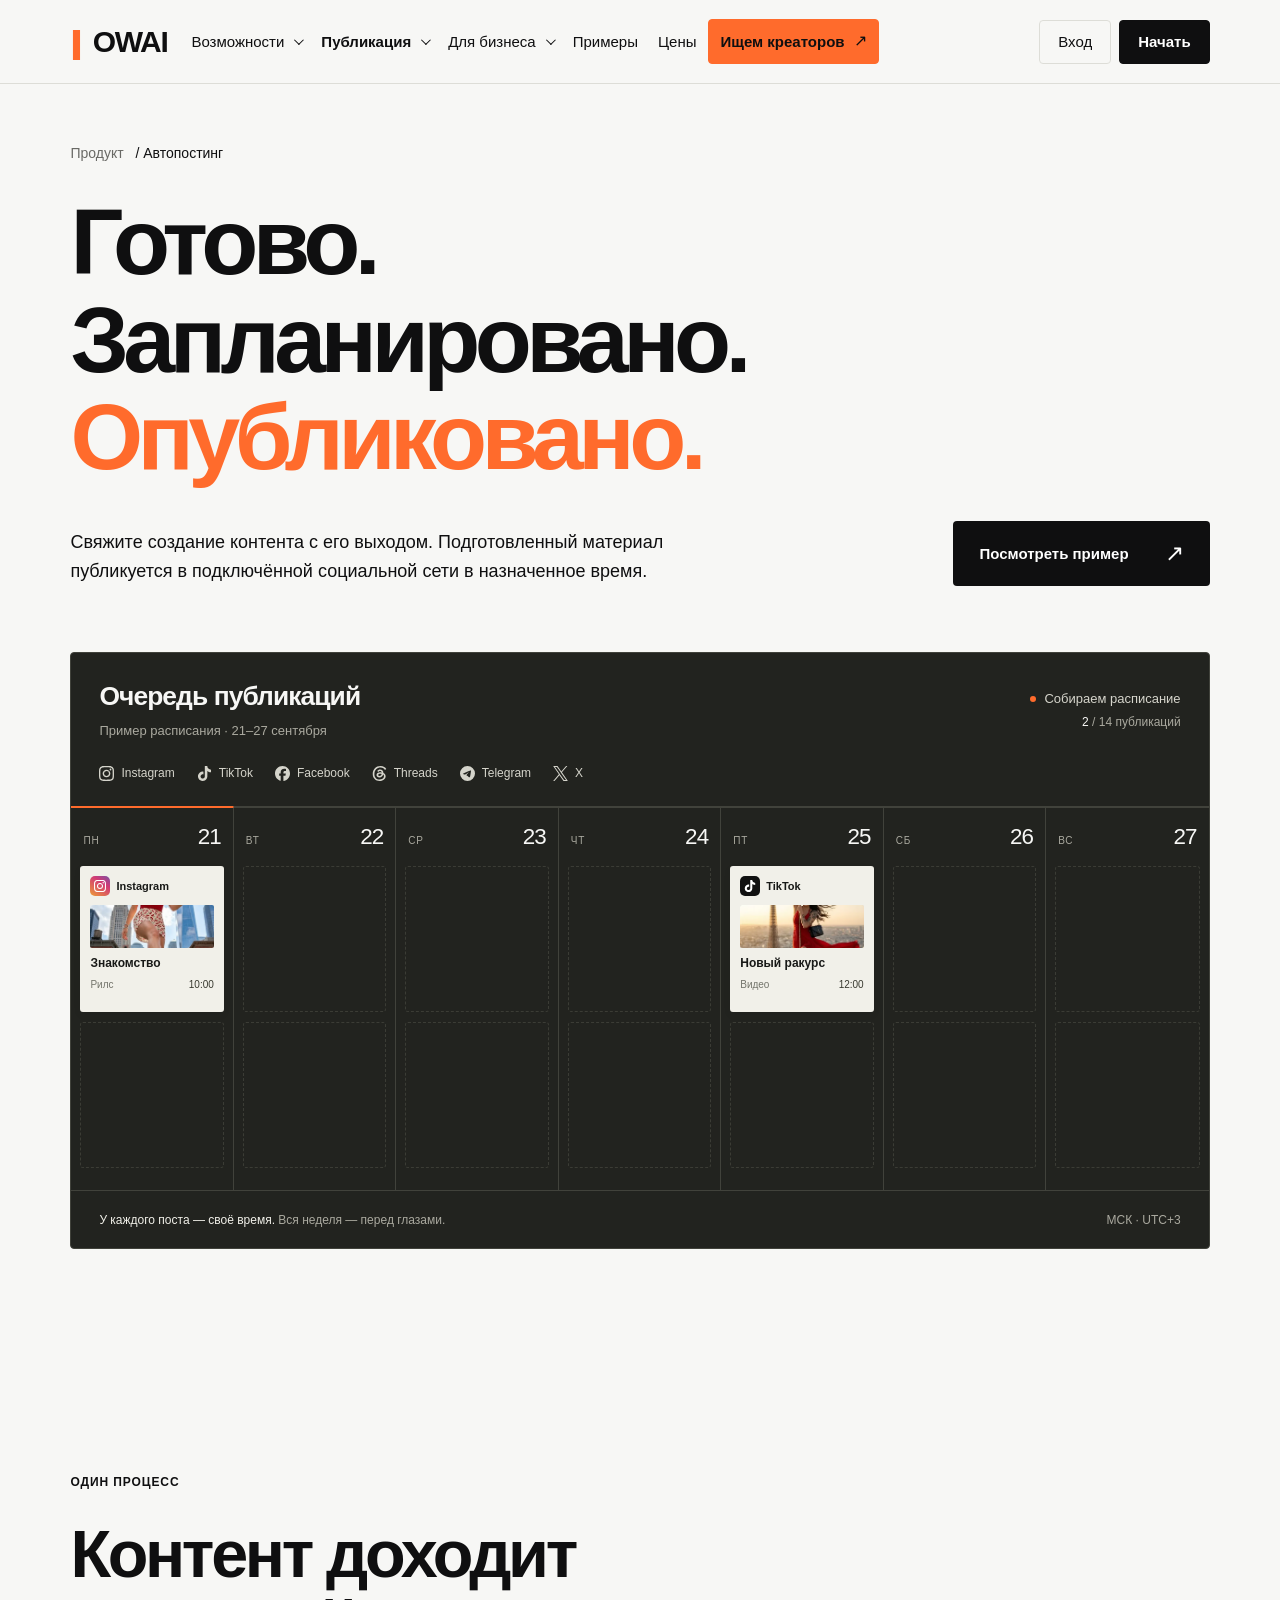
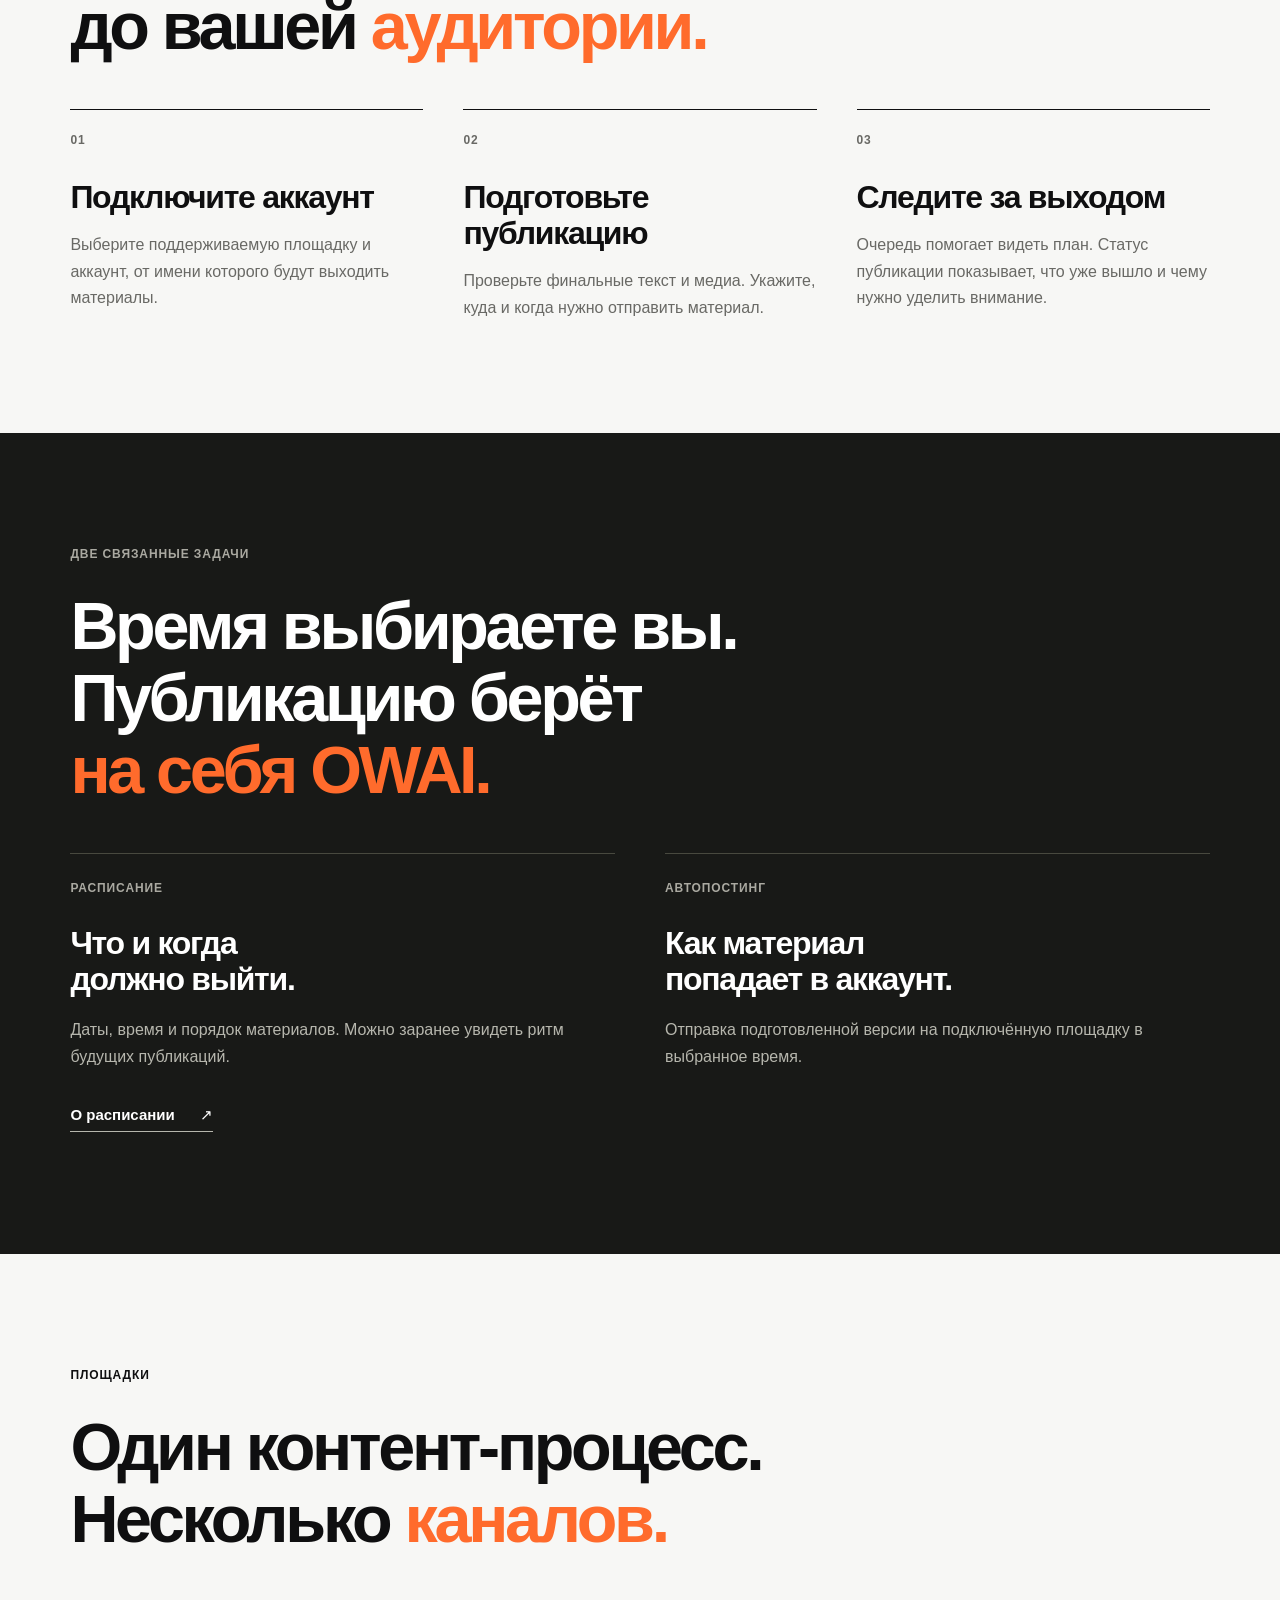
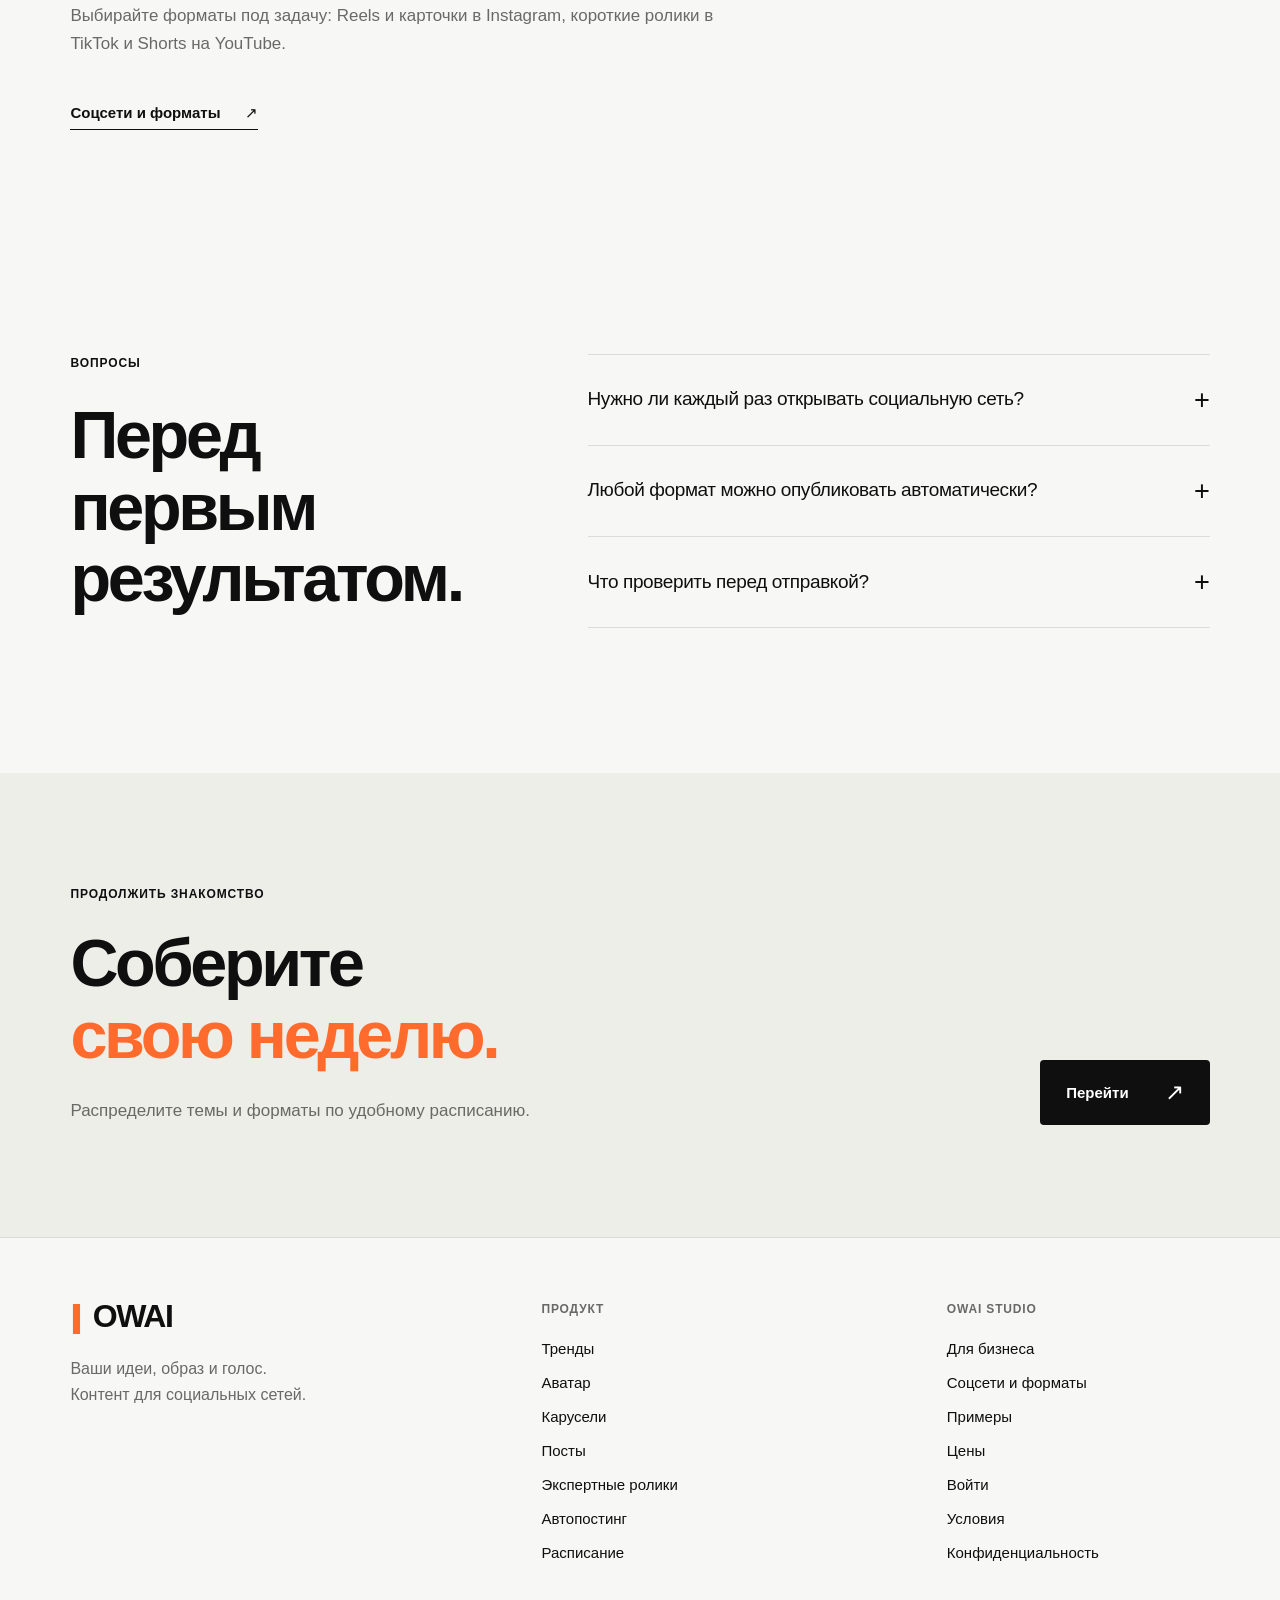
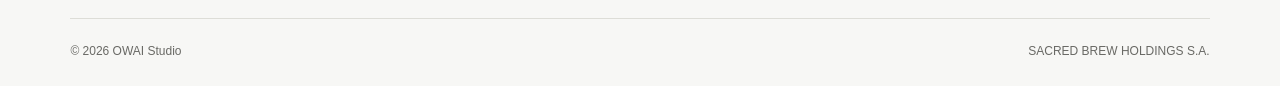
<file: public/autoposting/index.html>
<!doctype html><html lang="ru"><head><meta charset="utf-8"><meta name="viewport" content="width=device-width, initial-scale=1"><meta name="theme-color" content="#f7f7f5"><title>Автопостинг — OWAI Studio</title><meta name="description" content="Публикация подготовленного контента в подключённых социальных сетях по расписанию."><link rel="canonical" href="https://owai.studio/autoposting/"><meta property="og:title" content="Автопостинг — OWAI Studio"><meta property="og:description" content="Публикация подготовленного контента в подключённых социальных сетях по расписанию."><meta property="og:type" content="website"><meta property="og:url" content="https://owai.studio/autoposting/"><link rel="icon" href="../assets/favicon.svg" type="image/svg+xml"><link rel="stylesheet" href="../styles.css"><link rel="stylesheet" href="../product.css?v=20260918-inner1"><script src="../common.js?v=20260909-menu1" defer></script><script src="../site.js?v=20260915-viral-native1" defer></script><link rel="stylesheet" href="../post-calendar.css?v=20260918-calendar1"><script src="../post-calendar.js?v=20260918-calendar1" defer></script><link rel="stylesheet" href="../creator-nav.css?v=20260918-creators1"></head><body class="product-page"><a class="skip-link" href="#main">Перейти к содержимому</a><header class="header unified-header"><a class="wordmark" href="../" aria-label="OWAI — главная"><span aria-hidden="true">||</span>OWAI</a><nav class="navigation unified-nav" id="navigation" aria-label="Главное меню"><div class="product-menu" data-menu="features"><div class="product-menu-label" data-active="false"><button class="menu-category" type="button" data-menu-toggle aria-expanded="false" aria-controls="features-dropdown">Возможности<span class="chevron" aria-hidden="true"></span></button></div><div class="product-dropdown nav-dropdown" id="features-dropdown" hidden><div class="dropdown-links"><a href="../trends/"><span><b>Тренды</b><small>Темы и ракурсы для вашего контента</small></span></a><a href="../avatar/"><span><b>Аватар · карта персонажа</b><small>Карта персонажа и узнаваемый образ</small></span></a><a href="../carousel/"><span><b>Карусели</b><small>Истории, которые хочется листать</small></span></a><a href="../posts/"><span><b>Посты и картинки</b><small>Тексты, подписи и изображения в вашем стиле</small></span></a><a href="../expert-videos/"><span><b>Экспертные ролики</b><small>Ваши мысли, образ и голос</small></span></a></div></div></div><div class="product-menu" data-menu="publishing"><div class="product-menu-label" data-active="true"><button class="menu-category" type="button" data-menu-toggle aria-expanded="false" aria-controls="publishing-dropdown">Публикация<span class="chevron" aria-hidden="true"></span></button></div><div class="product-dropdown nav-dropdown" id="publishing-dropdown" hidden><div class="dropdown-links"><a href="../autoposting/" aria-current="page"><span><b>Автопостинг</b><small>Выход контента в подключённых соцсетях</small></span></a><a href="../scheduled-posts/"><span><b>Отложенные публикации</b><small>Даты, время и очередь публикаций</small></span></a><a href="../socials/"><span><b>Какие соцсети поддерживаем</b><small>Форматы под каждую площадку</small></span></a></div></div></div><div class="product-menu" data-menu="business"><div class="product-menu-label" data-active="false"><button class="menu-category" type="button" data-menu-toggle aria-expanded="false" aria-controls="business-dropdown">Для бизнеса<span class="chevron" aria-hidden="true"></span></button></div><div class="product-dropdown nav-dropdown" id="business-dropdown" hidden><div class="dropdown-links"><a href="../b2b/brand-dna/"><span><b>ДНК бренда</b><small>Характер, голос и визуальные правила</small></span></a><a href="../b2b/content-topics/"><span><b>Темы из операционки</b><small>События, опыт команды и вопросы клиентов</small></span></a><a href="../b2b/data-security/"><span><b>Безопасность данных</b><small>Согласованные источники и доступы</small></span></a><a href="../b2b/realistic-content/"><span><b>Гиперреалистичный контент</b><small>Свет, фактура и визуальные детали</small></span></a></div><a class="dropdown-overview" href="../b2b/">OWAI для бизнеса <span aria-hidden="true">↗</span></a></div></div><a href="../#examples">Примеры</a><a href="../#price">Цены</a><a class="nav-creators" href="../creators/">Ищем креаторов<span aria-hidden="true">↗</span></a></nav><div class="nav-account"><a class="nav-signin" href="https://owai.studio/signin">Вход</a><a class="nav-start" href="https://owai.studio/signup">Начать</a></div><button class="menu-toggle" type="button" aria-expanded="false" aria-controls="navigation" aria-label="Меню"><span class="menu-toggle-label">Меню</span><span aria-hidden="true">+</span></button><noscript><style>.unified-header{height:auto!important;flex-wrap:wrap;padding-top:16px;padding-bottom:16px}.unified-header .unified-nav{display:flex!important;position:static!important;flex-basis:100%;order:3;max-height:none;flex-wrap:wrap;align-items:stretch}.unified-header .product-menu{position:static;flex:1 1 280px}.unified-header .nav-dropdown[hidden]{display:block!important;position:static!important;width:auto;min-width:0;max-height:none;box-shadow:none;border:0}.unified-header .menu-category{pointer-events:none}.unified-header .menu-category .chevron,.unified-header .menu-toggle{display:none!important}</style></noscript></header><main id="main"><section class="p-hero section-pad"><a class="breadcrumbs" href="../">Продукт <span>/ Автопостинг</span></a><h1>Готово.<br>Запланировано.<br><em>Опубликовано.</em></h1><div class="p-hero-bottom"><p>Свяжите создание контента с его выходом. Подготовленный материал публикуется в подключённой социальной сети в назначенное время.</p><a class="button button-dark" href="#example">Посмотреть пример<span aria-hidden="true">↗</span></a></div></section>
 <section class="section-pad media-first" id="example"><figure class="post-calendar" id="media-m05" data-post-calendar aria-labelledby="calendar-caption">
<figcaption class="pc-header" id="calendar-caption"><div><span class="pc-heading">Очередь публикаций</span><div class="pc-subtitle">Пример расписания · 21–27 сентября</div></div><div class="pc-summary" aria-hidden="true"><span class="pc-state"><span class="pc-state-dot"></span><span data-calendar-status>Неделя спланирована</span></span><span class="pc-count"><b data-calendar-count>14</b> / 14 публикаций</span></div></figcaption>
<p class="pc-sr-only">Пример недели: 14 публикаций для Instagram, TikTok, Facebook, Threads, Telegram и X. У каждой публикации свои день, время и формат.</p>
<svg width="0" height="0" aria-hidden="true" focusable="false" style="position:absolute;overflow:hidden"><defs><symbol id="pc-icon-instagram" viewBox="0 0 24 24"><path d="M7.0301.084c-1.2768.0602-2.1487.264-2.911.5634-.7888.3075-1.4575.72-2.1228 1.3877-.6652.6677-1.075 1.3368-1.3802 2.127-.2954.7638-.4956 1.6365-.552 2.914-.0564 1.2775-.0689 1.6882-.0626 4.947.0062 3.2586.0206 3.6671.0825 4.9473.061 1.2765.264 2.1482.5635 2.9107.308.7889.72 1.4573 1.388 2.1228.6679.6655 1.3365 1.0743 2.1285 1.38.7632.295 1.6361.4961 2.9134.552 1.2773.056 1.6884.069 4.9462.0627 3.2578-.0062 3.668-.0207 4.9478-.0814 1.28-.0607 2.147-.2652 2.9098-.5633.7889-.3086 1.4578-.72 2.1228-1.3881.665-.6682 1.0745-1.3378 1.3795-2.1284.2957-.7632.4966-1.636.552-2.9124.056-1.2809.0692-1.6898.063-4.948-.0063-3.2583-.021-3.6668-.0817-4.9465-.0607-1.2797-.264-2.1487-.5633-2.9117-.3084-.7889-.72-1.4568-1.3876-2.1228C21.2982 1.33 20.628.9208 19.8378.6165 19.074.321 18.2017.1197 16.9244.0645 15.6471.0093 15.236-.005 11.977.0014 8.718.0076 8.31.0215 7.0301.0839m.1402 21.6932c-1.17-.0509-1.8053-.2453-2.2287-.408-.5606-.216-.96-.4771-1.3819-.895-.422-.4178-.6811-.8186-.9-1.378-.1644-.4234-.3624-1.058-.4171-2.228-.0595-1.2645-.072-1.6442-.079-4.848-.007-3.2037.0053-3.583.0607-4.848.05-1.169.2456-1.805.408-2.2282.216-.5613.4762-.96.895-1.3816.4188-.4217.8184-.6814 1.3783-.9003.423-.1651 1.0575-.3614 2.227-.4171 1.2655-.06 1.6447-.072 4.848-.079 3.2033-.007 3.5835.005 4.8495.0608 1.169.0508 1.8053.2445 2.228.408.5608.216.96.4754 1.3816.895.4217.4194.6816.8176.9005 1.3787.1653.4217.3617 1.056.4169 2.2263.0602 1.2655.0739 1.645.0796 4.848.0058 3.203-.0055 3.5834-.061 4.848-.051 1.17-.245 1.8055-.408 2.2294-.216.5604-.4763.96-.8954 1.3814-.419.4215-.8181.6811-1.3783.9-.4224.1649-1.0577.3617-2.2262.4174-1.2656.0595-1.6448.072-4.8493.079-3.2045.007-3.5825-.006-4.848-.0608M16.953 5.5864A1.44 1.44 0 1 0 18.39 4.144a1.44 1.44 0 0 0-1.437 1.4424M5.8385 12.012c.0067 3.4032 2.7706 6.1557 6.173 6.1493 3.4026-.0065 6.157-2.7701 6.1506-6.1733-.0065-3.4032-2.771-6.1565-6.174-6.1498-3.403.0067-6.156 2.771-6.1496 6.1738M8 12.0077a4 4 0 1 1 4.008 3.9921A3.9996 3.9996 0 0 1 8 12.0077"/></symbol><symbol id="pc-icon-tiktok" viewBox="0 0 24 24"><path d="M12.525.02c1.31-.02 2.61-.01 3.91-.02.08 1.53.63 3.09 1.75 4.17 1.12 1.11 2.7 1.62 4.24 1.79v4.03c-1.44-.05-2.89-.35-4.2-.97-.57-.26-1.1-.59-1.62-.93-.01 2.92.01 5.84-.02 8.75-.08 1.4-.54 2.79-1.35 3.94-1.31 1.92-3.58 3.17-5.91 3.21-1.43.08-2.86-.31-4.08-1.03-2.02-1.19-3.44-3.37-3.65-5.71-.02-.5-.03-1-.01-1.49.18-1.9 1.12-3.72 2.58-4.96 1.66-1.44 3.98-2.13 6.15-1.72.02 1.48-.04 2.96-.04 4.44-.99-.32-2.15-.23-3.02.37-.63.41-1.11 1.04-1.36 1.75-.21.51-.15 1.07-.14 1.61.24 1.64 1.82 3.02 3.5 2.87 1.12-.01 2.19-.66 2.77-1.61.19-.33.4-.67.41-1.06.1-1.79.06-3.57.07-5.36.01-4.03-.01-8.05.02-12.07z"/></symbol><symbol id="pc-icon-facebook" viewBox="0 0 24 24"><path d="M9.101 23.691v-7.98H6.627v-3.667h2.474v-1.58c0-4.085 1.848-5.978 5.858-5.978.401 0 .955.042 1.468.103a8.68 8.68 0 0 1 1.141.195v3.325a8.623 8.623 0 0 0-.653-.036 26.805 26.805 0 0 0-.733-.009c-.707 0-1.259.096-1.675.309a1.686 1.686 0 0 0-.679.622c-.258.42-.374.995-.374 1.752v1.297h3.919l-.386 2.103-.287 1.564h-3.246v8.245C19.396 23.238 24 18.179 24 12.044c0-6.627-5.373-12-12-12s-12 5.373-12 12c0 5.628 3.874 10.35 9.101 11.647Z"/></symbol><symbol id="pc-icon-threads" viewBox="0 0 24 24"><path d="M18.263 11.097c-.03-3.486-1.92-5.586-5.111-5.586-2.13 0-3.922.963-4.863 2.499l2.062 1.438c.535-.843 1.272-1.543 2.628-1.543 1.528 0 2.318.85 2.544 2.431a15 15 0 0 0-2.236-.173c-4.125 0-6.068 1.867-6.068 4.336s1.943 3.99 4.804 3.99c3.139 0 5.013-2.115 5.781-4.735.798.361 1.348 1.204 1.348 2.47 0 3.387-3.907 5.232-7.22 5.232-4.885 0-8.077-3.207-8.077-8.424 0-6.392 4.223-10.487 9.9-10.487 3.808 0 5.69 1.671 6.97 3.914l2.108-1.475C21.44 2.078 18.331 0 13.663 0 6.227 0 1.168 5.277 1.168 12.934c0 7 4.953 11.066 10.856 11.066 4.878 0 9.809-2.846 9.809-7.716 0-2.545-1.46-4.231-3.569-5.187m-6.33 4.855c-1.077 0-2.026-.512-2.026-1.453 0-1.483 1.822-1.934 3.606-1.934.678 0 1.34.045 1.927.173-.422 1.927-1.671 3.215-3.508 3.214Z"/></symbol><symbol id="pc-icon-telegram" viewBox="0 0 24 24"><path d="M11.944 0A12 12 0 0 0 0 12a12 12 0 0 0 12 12 12 12 0 0 0 12-12A12 12 0 0 0 12 0a12 12 0 0 0-.056 0zm4.962 7.224c.1-.002.321.023.465.14a.506.506 0 0 1 .171.325c.016.093.036.306.02.472-.18 1.898-.962 6.502-1.36 8.627-.168.9-.499 1.201-.82 1.23-.696.065-1.225-.46-1.9-.902-1.056-.693-1.653-1.124-2.678-1.8-1.185-.78-.417-1.21.258-1.91.177-.184 3.247-2.977 3.307-3.23.007-.032.014-.15-.056-.212s-.174-.041-.249-.024c-.106.024-1.793 1.14-5.061 3.345-.48.33-.913.49-1.302.48-.428-.008-1.252-.241-1.865-.44-.752-.245-1.349-.374-1.297-.789.027-.216.325-.437.893-.663 3.498-1.524 5.83-2.529 6.998-3.014 3.332-1.386 4.025-1.627 4.476-1.635z"/></symbol><symbol id="pc-icon-x" viewBox="0 0 24 24"><path d="M14.234 10.162 22.977 0h-2.072l-7.591 8.824L7.251 0H.258l9.168 13.343L.258 24H2.33l8.016-9.318L16.749 24h6.993zm-2.837 3.299-.929-1.329L3.076 1.56h3.182l5.965 8.532.929 1.329 7.754 11.09h-3.182z"/></symbol></defs></svg>
<div class="pc-channels" aria-hidden="true"><span class="pc-channel"><svg viewBox="0 0 24 24" aria-hidden="true" focusable="false"><use href="#pc-icon-instagram"/></svg>Instagram</span><span class="pc-channel"><svg viewBox="0 0 24 24" aria-hidden="true" focusable="false"><use href="#pc-icon-tiktok"/></svg>TikTok</span><span class="pc-channel"><svg viewBox="0 0 24 24" aria-hidden="true" focusable="false"><use href="#pc-icon-facebook"/></svg>Facebook</span><span class="pc-channel"><svg viewBox="0 0 24 24" aria-hidden="true" focusable="false"><use href="#pc-icon-threads"/></svg>Threads</span><span class="pc-channel"><svg viewBox="0 0 24 24" aria-hidden="true" focusable="false"><use href="#pc-icon-telegram"/></svg>Telegram</span><span class="pc-channel"><svg viewBox="0 0 24 24" aria-hidden="true" focusable="false"><use href="#pc-icon-x"/></svg>X</span></div>
<div class="pc-progress" aria-hidden="true"><span></span></div>
<div class="pc-scroll" tabindex="0" role="region" aria-label="Пример календаря публикаций. На узком экране прокручивается по горизонтали."><div class="pc-grid" aria-hidden="true"><div class="pc-day"><div class="pc-day-heading"><span class="pc-weekday">ПН</span><span class="pc-date">21</span></div><div class="pc-posts"><div class="pc-post" data-calendar-post data-sequence="0" data-network="instagram">
  <div class="pc-post-top"><span class="pc-social-icon"><svg viewBox="0 0 24 24" aria-hidden="true" focusable="false"><use href="#pc-icon-instagram"/></svg></span><span class="pc-platform">Instagram</span></div>
  <div class="pc-post-media"><img src="../assets/viral/viral-03.webp" alt="" width="240" height="76" loading="lazy" decoding="async"></div>
  <span class="pc-post-title">Знакомство</span><div class="pc-post-bottom"><span>Рилс</span><time>10:00</time></div>
</div><div class="pc-post" data-calendar-post data-sequence="8" data-network="telegram">
  <div class="pc-post-top"><span class="pc-social-icon"><svg viewBox="0 0 24 24" aria-hidden="true" focusable="false"><use href="#pc-icon-telegram"/></svg></span><span class="pc-platform">Telegram</span></div>
  <div class="pc-post-copy"><i></i><i></i><i></i></div>
  <span class="pc-post-title">Как всё начиналось</span><div class="pc-post-bottom"><span>Пост</span><time>17:00</time></div>
</div></div></div><div class="pc-day"><div class="pc-day-heading"><span class="pc-weekday">ВТ</span><span class="pc-date">22</span></div><div class="pc-posts"><div class="pc-post" data-calendar-post data-sequence="11" data-network="tiktok">
  <div class="pc-post-top"><span class="pc-social-icon"><svg viewBox="0 0 24 24" aria-hidden="true" focusable="false"><use href="#pc-icon-tiktok"/></svg></span><span class="pc-platform">TikTok</span></div>
  <div class="pc-post-media"><img src="../assets/viral/viral-07.webp" alt="" width="240" height="76" loading="lazy" decoding="async"></div>
  <span class="pc-post-title">Один приём</span><div class="pc-post-bottom"><span>Видео</span><time>11:00</time></div>
</div><div class="pc-post" data-calendar-post data-sequence="7" data-network="threads">
  <div class="pc-post-top"><span class="pc-social-icon"><svg viewBox="0 0 24 24" aria-hidden="true" focusable="false"><use href="#pc-icon-threads"/></svg></span><span class="pc-platform">Threads</span></div>
  <div class="pc-post-copy"><i></i><i></i><i></i></div>
  <span class="pc-post-title">Вопрос дня</span><div class="pc-post-bottom"><span>Текст</span><time>18:00</time></div>
</div></div></div><div class="pc-day"><div class="pc-day-heading"><span class="pc-weekday">СР</span><span class="pc-date">23</span></div><div class="pc-posts"><div class="pc-post" data-calendar-post data-sequence="2" data-network="facebook">
  <div class="pc-post-top"><span class="pc-social-icon"><svg viewBox="0 0 24 24" aria-hidden="true" focusable="false"><use href="#pc-icon-facebook"/></svg></span><span class="pc-platform">Facebook</span></div>
  <div class="pc-post-media"><img src="../assets/viral/viral-09.webp" alt="" width="240" height="76" loading="lazy" decoding="async"></div>
  <span class="pc-post-title">Наш подход</span><div class="pc-post-bottom"><span>Пост</span><time>10:00</time></div>
</div><div class="pc-post" data-calendar-post data-sequence="5" data-network="x">
  <div class="pc-post-top"><span class="pc-social-icon"><svg viewBox="0 0 24 24" aria-hidden="true" focusable="false"><use href="#pc-icon-x"/></svg></span><span class="pc-platform">X</span></div>
  <div class="pc-post-copy"><i></i><i></i><i></i></div>
  <span class="pc-post-title">Коротко о главном</span><div class="pc-post-bottom"><span>Текст</span><time>19:00</time></div>
</div></div></div><div class="pc-day"><div class="pc-day-heading"><span class="pc-weekday">ЧТ</span><span class="pc-date">24</span></div><div class="pc-posts"><div class="pc-post" data-calendar-post data-sequence="6" data-network="instagram">
  <div class="pc-post-top"><span class="pc-social-icon"><svg viewBox="0 0 24 24" aria-hidden="true" focusable="false"><use href="#pc-icon-instagram"/></svg></span><span class="pc-platform">Instagram</span></div>
  <div class="pc-post-media"><img src="../assets/viral/viral-04.webp" alt="" width="240" height="76" loading="lazy" decoding="async"></div>
  <span class="pc-post-title">Из идеи в пост</span><div class="pc-post-bottom"><span>Карусель</span><time>11:00</time></div>
</div><div class="pc-post" data-calendar-post data-sequence="13" data-network="telegram">
  <div class="pc-post-top"><span class="pc-social-icon"><svg viewBox="0 0 24 24" aria-hidden="true" focusable="false"><use href="#pc-icon-telegram"/></svg></span><span class="pc-platform">Telegram</span></div>
  <div class="pc-post-media"><img src="../assets/viral/viral-16.webp" alt="" width="240" height="76" loading="lazy" decoding="async"></div>
  <span class="pc-post-title">За кадром</span><div class="pc-post-bottom"><span>Видео</span><time>17:00</time></div>
</div></div></div><div class="pc-day"><div class="pc-day-heading"><span class="pc-weekday">ПТ</span><span class="pc-date">25</span></div><div class="pc-posts"><div class="pc-post" data-calendar-post data-sequence="1" data-network="tiktok">
  <div class="pc-post-top"><span class="pc-social-icon"><svg viewBox="0 0 24 24" aria-hidden="true" focusable="false"><use href="#pc-icon-tiktok"/></svg></span><span class="pc-platform">TikTok</span></div>
  <div class="pc-post-media"><img src="../assets/viral/viral-01.webp" alt="" width="240" height="76" loading="lazy" decoding="async"></div>
  <span class="pc-post-title">Новый ракурс</span><div class="pc-post-bottom"><span>Видео</span><time>12:00</time></div>
</div><div class="pc-post" data-calendar-post data-sequence="12" data-network="facebook">
  <div class="pc-post-top"><span class="pc-social-icon"><svg viewBox="0 0 24 24" aria-hidden="true" focusable="false"><use href="#pc-icon-facebook"/></svg></span><span class="pc-platform">Facebook</span></div>
  <div class="pc-post-media"><img src="../assets/viral/viral-06.webp" alt="" width="240" height="76" loading="lazy" decoding="async"></div>
  <span class="pc-post-title">История продукта</span><div class="pc-post-bottom"><span>Пост</span><time>18:00</time></div>
</div></div></div><div class="pc-day"><div class="pc-day-heading"><span class="pc-weekday">СБ</span><span class="pc-date">26</span></div><div class="pc-posts"><div class="pc-post" data-calendar-post data-sequence="9" data-network="instagram">
  <div class="pc-post-top"><span class="pc-social-icon"><svg viewBox="0 0 24 24" aria-hidden="true" focusable="false"><use href="#pc-icon-instagram"/></svg></span><span class="pc-platform">Instagram</span></div>
  <div class="pc-post-media"><img src="../assets/viral/viral-08.webp" alt="" width="240" height="76" loading="lazy" decoding="async"></div>
  <span class="pc-post-title">Три простых шага</span><div class="pc-post-bottom"><span>Карусель</span><time>11:00</time></div>
</div><div class="pc-post" data-calendar-post data-sequence="3" data-network="threads">
  <div class="pc-post-top"><span class="pc-social-icon"><svg viewBox="0 0 24 24" aria-hidden="true" focusable="false"><use href="#pc-icon-threads"/></svg></span><span class="pc-platform">Threads</span></div>
  <div class="pc-post-copy"><i></i><i></i><i></i></div>
  <span class="pc-post-title">Мысль недели</span><div class="pc-post-bottom"><span>Текст</span><time>16:00</time></div>
</div></div></div><div class="pc-day"><div class="pc-day-heading"><span class="pc-weekday">ВС</span><span class="pc-date">27</span></div><div class="pc-posts"><div class="pc-post" data-calendar-post data-sequence="10" data-network="x">
  <div class="pc-post-top"><span class="pc-social-icon"><svg viewBox="0 0 24 24" aria-hidden="true" focusable="false"><use href="#pc-icon-x"/></svg></span><span class="pc-platform">X</span></div>
  <div class="pc-post-copy"><i></i><i></i><i></i></div>
  <span class="pc-post-title">Главное за неделю</span><div class="pc-post-bottom"><span>Текст</span><time>12:00</time></div>
</div><div class="pc-post" data-calendar-post data-sequence="4" data-network="telegram">
  <div class="pc-post-top"><span class="pc-social-icon"><svg viewBox="0 0 24 24" aria-hidden="true" focusable="false"><use href="#pc-icon-telegram"/></svg></span><span class="pc-platform">Telegram</span></div>
  <div class="pc-post-copy"><i></i><i></i><i></i></div>
  <span class="pc-post-title">Что дальше</span><div class="pc-post-bottom"><span>Пост</span><time>18:00</time></div>
</div></div></div></div></div>
<div class="pc-footer"><span><strong>У каждого поста — своё время.</strong> Вся неделя — перед глазами.</span><span class="pc-illustration-label">МСК · UTC+3</span><span class="pc-scroll-hint">Листайте неделю →</span></div>
</figure></section>
 <section class="section-pad"><div class="section-heading"><span class="eyebrow">ОДИН ПРОЦЕСС</span><h2>Контент доходит<br>до вашей <em>аудитории.</em></h2></div><div class="three-points"><article><span class="index">01</span><h3>Подключите аккаунт</h3><p>Выберите поддерживаемую площадку и аккаунт, от имени которого будут выходить материалы.</p></article><article><span class="index">02</span><h3>Подготовьте публикацию</h3><p>Проверьте финальные текст и медиа. Укажите, куда и когда нужно отправить материал.</p></article><article><span class="index">03</span><h3>Следите за выходом</h3><p>Очередь помогает видеть план. Статус публикации показывает, что уже вышло и чему нужно уделить внимание.</p></article></div></section>
 <section class="section-pad publishing-section"><div class="section-heading"><span class="eyebrow">ДВЕ СВЯЗАННЫЕ ЗАДАЧИ</span><h2>Время выбираете вы.<br>Публикацию берёт<br><em>на себя OWAI.</em></h2></div><div class="comparison-pair"><article><span class="eyebrow">РАСПИСАНИЕ</span><h3>Что и когда<br>должно выйти.</h3><p>Даты, время и порядок материалов. Можно заранее увидеть ритм будущих публикаций.</p><a class="text-link" href="../scheduled-posts/">О расписании <span>↗</span></a></article><article><span class="eyebrow">АВТОПОСТИНГ</span><h3>Как материал<br>попадает в аккаунт.</h3><p>Отправка подготовленной версии на подключённую площадку в выбранное время.</p></article></div></section>
 <section class="section-pad networks-teaser"><div class="section-heading"><span class="eyebrow">ПЛОЩАДКИ</span><h2>Один контент-процесс.<br>Несколько <em>каналов.</em></h2></div><p class="section-intro">Выбирайте форматы под задачу: Reels и карточки в Instagram, короткие ролики в TikTok и Shorts на YouTube.</p><a class="text-link" href="../socials/">Соцсети и форматы <span>↗</span></a></section>
 <section class="p-faq section-pad"><div class="section-heading"><span class="eyebrow">ВОПРОСЫ</span><h2>Перед первым<br>результатом.</h2></div><div class="p-faq-list"><details><summary>Нужно ли каждый раз открывать социальную сеть?<span>+</span></summary><p>Автопостинг предназначен для выхода подготовленного материала без ручной загрузки в момент публикации. Сначала нужно подключить аккаунт и настроить очередь.</p></details><details><summary>Любой формат можно опубликовать автоматически?<span>+</span></summary><p>Доступные варианты зависят от площадки, типа аккаунта и подключения. Перед планированием проверьте нужный формат для своего аккаунта.</p></details><details><summary>Что проверить перед отправкой?<span>+</span></summary><p>Аккаунт, финальную версию материала, дату, время и часовой пояс. После выхода полезно проверить статус и саму публикацию.</p></details></div></section>
 <section class="next-page section-pad"><div><span class="eyebrow">ПРОДОЛЖИТЬ ЗНАКОМСТВО</span><h2>Соберите<br><em>свою неделю.</em></h2><p>Распределите темы и форматы по удобному расписанию.</p></div><a class="button button-dark" href="../scheduled-posts/">Перейти<span aria-hidden="true">↗</span></a></section>
 </main><footer class="site-footer"><div class="footer-brand"><a class="wordmark" href="../"><span aria-hidden="true">||</span>OWAI</a><p>Ваши идеи, образ и голос.<br>Контент для социальных сетей.</p></div><div class="footer-product"><span class="eyebrow">ПРОДУКТ</span><a href="../trends/">Тренды</a><a href="../avatar/">Аватар</a><a href="../carousel/">Карусели</a><a href="../posts/">Посты</a><a href="../expert-videos/">Экспертные ролики</a><a href="../autoposting/">Автопостинг</a><a href="../scheduled-posts/">Расписание</a></div><div class="footer-more"><span class="eyebrow">OWAI STUDIO</span><a href="../b2b/">Для бизнеса</a><a href="../socials/">Соцсети и форматы</a><a href="../#examples">Примеры</a><a href="../#price">Цены</a><a href="https://owai.studio/signin">Войти</a><a href="https://owai.studio/terms">Условия</a><a href="https://owai.studio/privacy">Конфиденциальность</a></div><div class="footer-base"><span>© 2026 OWAI Studio</span><span>SACRED BREW HOLDINGS S.A.</span></div></footer><dialog id="gallery-dialog" aria-label="Просмотр слайда"><div class="dialog-top"><span id="dialog-caption"></span><button id="dialog-close" type="button" aria-label="Закрыть просмотр">✕</button></div><div class="dialog-media"><img id="dialog-image" alt=""></div><div class="dialog-bottom"><button id="dialog-prev" type="button" aria-label="Предыдущий слайд">←</button><span>Листайте стрелками или свайпом</span><button id="dialog-next" type="button" aria-label="Следующий слайд">→</button></div></dialog><noscript><style>.series-panel[hidden]{display:block!important;margin-top:44px}.series-tabs,.carousel-controls,.motion-toggle,.menu-toggle{display:none!important}.unified-nav{display:flex!important}.product-dropdown[hidden]{display:block!important;position:static;box-shadow:none}.dropdown-intro{display:none}.product-menu{position:static}.header{position:relative;height:auto;align-items:start;padding-top:20px;padding-bottom:20px}.unified-nav{flex-wrap:wrap}</style></noscript></body></html>
</file>
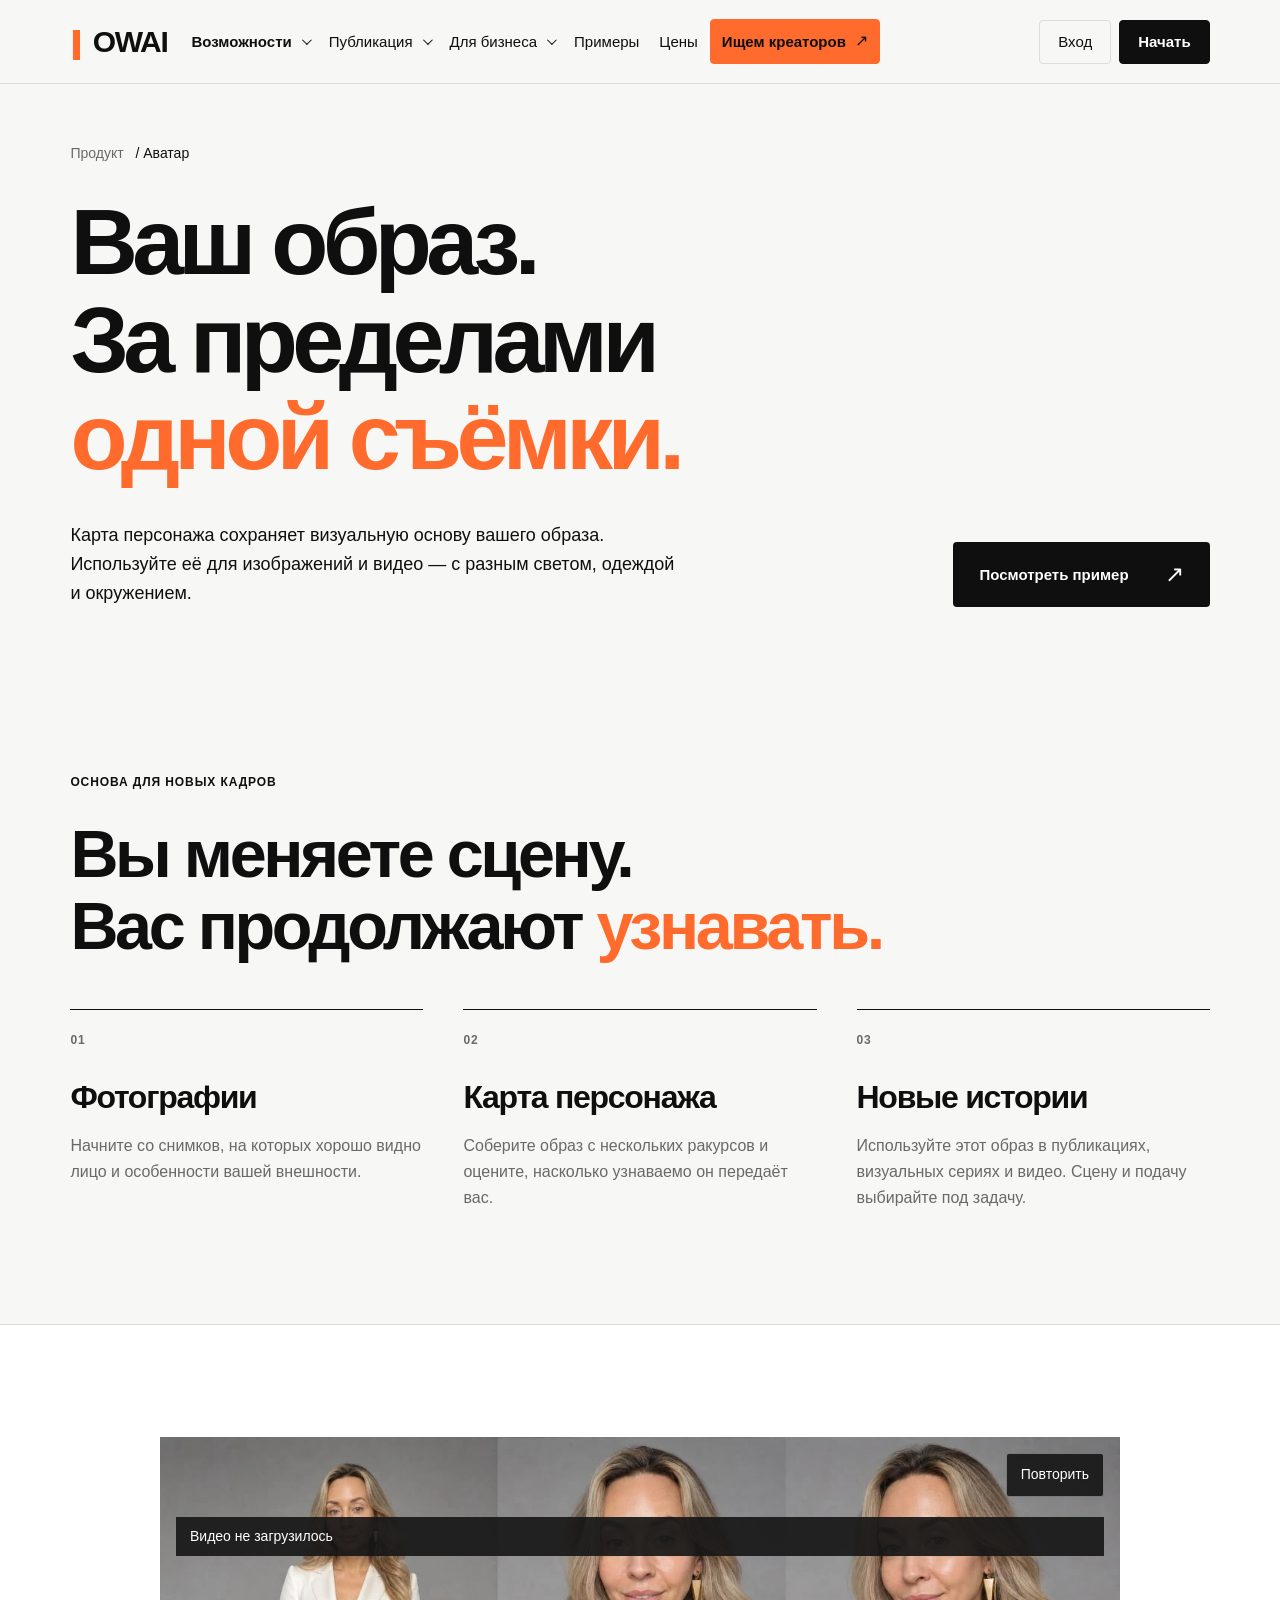
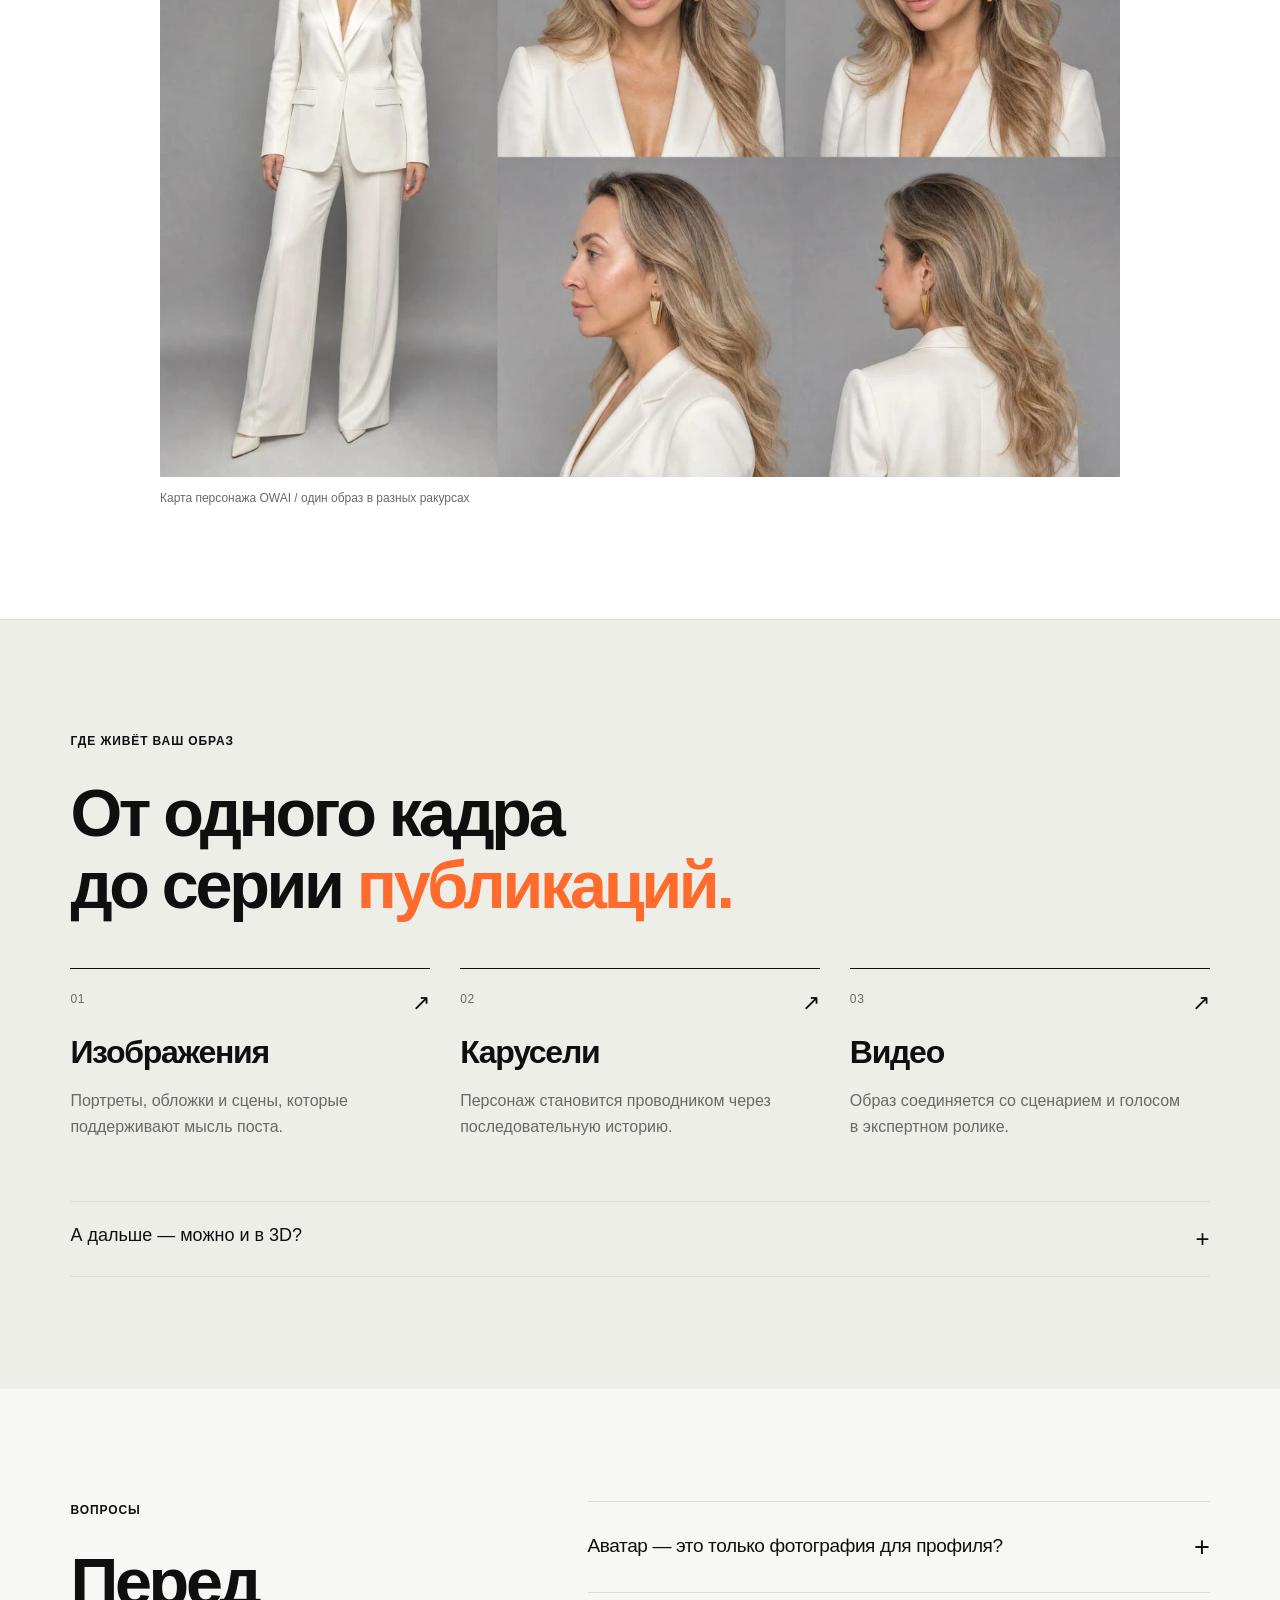
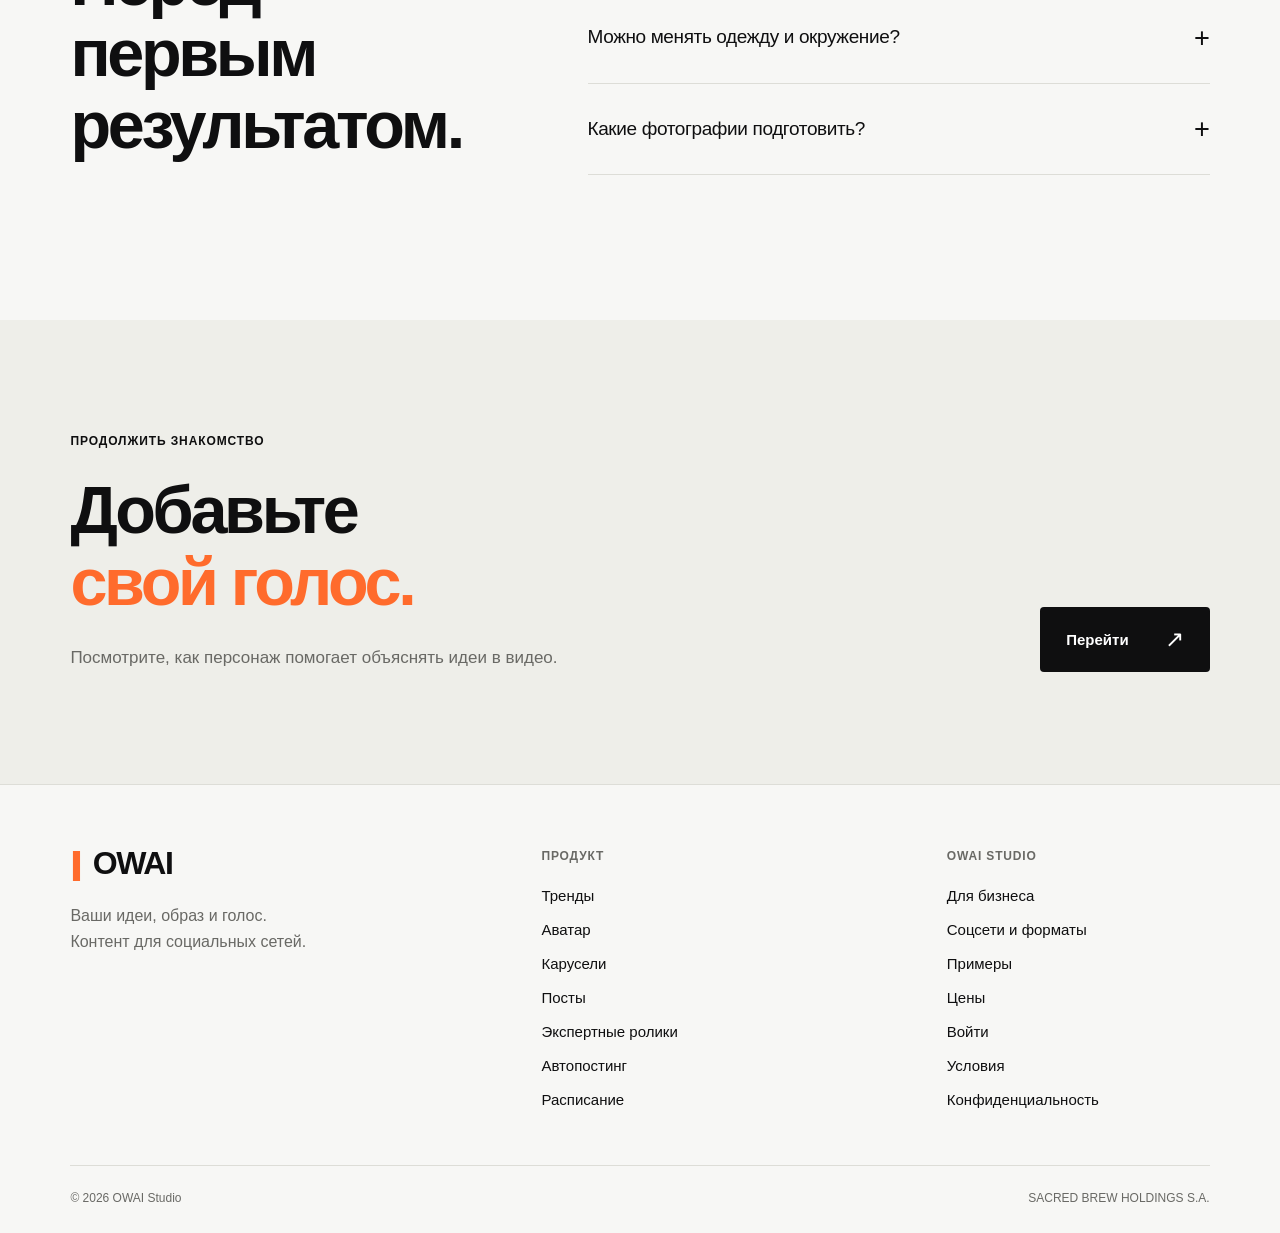
<file: public/avatar/index.html>
<!doctype html><html lang="ru"><head><meta charset="utf-8"><meta name="viewport" content="width=device-width, initial-scale=1"><meta name="theme-color" content="#f7f7f5"><title>Аватар и карта персонажа — OWAI Studio</title><meta name="description" content="Карта персонажа — визуальная основа для новых изображений и видео. Узнаваемый образ в разных сценах."><link rel="canonical" href="https://owai.studio/avatar/"><meta property="og:title" content="Аватар и карта персонажа — OWAI Studio"><meta property="og:description" content="Карта персонажа — визуальная основа для новых изображений и видео. Узнаваемый образ в разных сценах."><meta property="og:type" content="website"><meta property="og:url" content="https://owai.studio/avatar/"><link rel="icon" href="../assets/favicon.svg" type="image/svg+xml"><link rel="stylesheet" href="../styles.css"><link rel="stylesheet" href="../product.css?v=20260918-inner1"><link rel="stylesheet" href="../inner-media.css?v=20260918-inner1"><script src="../common.js?v=20260909-menu1" defer></script><script src="../site.js?v=20260915-viral-native1" defer></script><script src="../inline-video.js?v=20260918-sound1" defer></script><link rel="stylesheet" href="../creator-nav.css?v=20260918-creators1"><style id="avatar-example-layout">
/* Keep the full character map visible in a more compact, centered frame. */
.avatar-transition#example{scroll-margin-top:96px}
.avatar-transition .avatar-map-figure{width:100%;max-width:960px;margin:0 auto}
.avatar-map-figure .character-map-player>.inline-poster{max-height:none}
@media(max-width:700px){.avatar-transition#example{scroll-margin-top:84px}}
</style></head><body class="product-page"><a class="skip-link" href="#main">Перейти к содержимому</a><header class="header unified-header"><a class="wordmark" href="../" aria-label="OWAI — главная"><span aria-hidden="true">||</span>OWAI</a><nav class="navigation unified-nav" id="navigation" aria-label="Главное меню"><div class="product-menu" data-menu="features"><div class="product-menu-label" data-active="true"><button class="menu-category" type="button" data-menu-toggle aria-expanded="false" aria-controls="features-dropdown">Возможности<span class="chevron" aria-hidden="true"></span></button></div><div class="product-dropdown nav-dropdown" id="features-dropdown" hidden><div class="dropdown-links"><a href="../trends/"><span><b>Тренды</b><small>Темы и ракурсы для вашего контента</small></span></a><a href="../avatar/" aria-current="page"><span><b>Аватар · карта персонажа</b><small>Карта персонажа и узнаваемый образ</small></span></a><a href="../carousel/"><span><b>Карусели</b><small>Истории, которые хочется листать</small></span></a><a href="../posts/"><span><b>Посты и картинки</b><small>Тексты, подписи и изображения в вашем стиле</small></span></a><a href="../expert-videos/"><span><b>Экспертные ролики</b><small>Ваши мысли, образ и голос</small></span></a></div></div></div><div class="product-menu" data-menu="publishing"><div class="product-menu-label" data-active="false"><button class="menu-category" type="button" data-menu-toggle aria-expanded="false" aria-controls="publishing-dropdown">Публикация<span class="chevron" aria-hidden="true"></span></button></div><div class="product-dropdown nav-dropdown" id="publishing-dropdown" hidden><div class="dropdown-links"><a href="../autoposting/"><span><b>Автопостинг</b><small>Выход контента в подключённых соцсетях</small></span></a><a href="../scheduled-posts/"><span><b>Отложенные публикации</b><small>Даты, время и очередь публикаций</small></span></a><a href="../socials/"><span><b>Какие соцсети поддерживаем</b><small>Форматы под каждую площадку</small></span></a></div></div></div><div class="product-menu" data-menu="business"><div class="product-menu-label" data-active="false"><button class="menu-category" type="button" data-menu-toggle aria-expanded="false" aria-controls="business-dropdown">Для бизнеса<span class="chevron" aria-hidden="true"></span></button></div><div class="product-dropdown nav-dropdown" id="business-dropdown" hidden><div class="dropdown-links"><a href="../b2b/brand-dna/"><span><b>ДНК бренда</b><small>Характер, голос и визуальные правила</small></span></a><a href="../b2b/content-topics/"><span><b>Темы из операционки</b><small>События, опыт команды и вопросы клиентов</small></span></a><a href="../b2b/data-security/"><span><b>Безопасность данных</b><small>Согласованные источники и доступы</small></span></a><a href="../b2b/realistic-content/"><span><b>Гиперреалистичный контент</b><small>Свет, фактура и визуальные детали</small></span></a></div><a class="dropdown-overview" href="../b2b/">OWAI для бизнеса <span aria-hidden="true">↗</span></a></div></div><a href="../#examples">Примеры</a><a href="../#price">Цены</a><a class="nav-creators" href="../creators/">Ищем креаторов<span aria-hidden="true">↗</span></a></nav><div class="nav-account"><a class="nav-signin" href="https://owai.studio/signin">Вход</a><a class="nav-start" href="https://owai.studio/signup">Начать</a></div><button class="menu-toggle" type="button" aria-expanded="false" aria-controls="navigation" aria-label="Меню"><span class="menu-toggle-label">Меню</span><span aria-hidden="true">+</span></button><noscript><style>.unified-header{height:auto!important;flex-wrap:wrap;padding-top:16px;padding-bottom:16px}.unified-header .unified-nav{display:flex!important;position:static!important;flex-basis:100%;order:3;max-height:none;flex-wrap:wrap;align-items:stretch}.unified-header .product-menu{position:static;flex:1 1 280px}.unified-header .nav-dropdown[hidden]{display:block!important;position:static!important;width:auto;min-width:0;max-height:none;box-shadow:none;border:0}.unified-header .menu-category{pointer-events:none}.unified-header .menu-category .chevron,.unified-header .menu-toggle{display:none!important}</style></noscript></header><main id="main"><section class="p-hero section-pad"><a class="breadcrumbs" href="../">Продукт <span>/ Аватар</span></a><h1>Ваш образ.<br>За пределами<br><em>одной съёмки.</em></h1><div class="p-hero-bottom"><p>Карта персонажа сохраняет визуальную основу вашего образа. Используйте её для изображений и видео — с разным светом, одеждой и окружением.</p><a class="button button-dark" href="#example">Посмотреть пример<span aria-hidden="true">↗</span></a></div></section>

 <section class="section-pad"><div class="section-heading"><span class="eyebrow">ОСНОВА ДЛЯ НОВЫХ КАДРОВ</span><h2>Вы меняете сцену.<br>Вас продолжают <em>узнавать.</em></h2></div><div class="three-points"><article><span class="index">01</span><h3>Фотографии</h3><p>Начните со снимков, на которых хорошо видно лицо и особенности вашей внешности.</p></article><article><span class="index">02</span><h3>Карта персонажа</h3><p>Соберите образ с нескольких ракурсов и оцените, насколько узнаваемо он передаёт вас.</p></article><article><span class="index">03</span><h3>Новые истории</h3><p>Используйте этот образ в публикациях, визуальных сериях и видео. Сцену и подачу выбирайте под задачу.</p></article></div></section>
 <section class="section-pad avatar-transition" id="example" aria-label="Карта персонажа OWAI"><figure class="avatar-map-figure" id="media-m03"><div class="inline-player character-map-player" data-native-player data-play-delay="3000" data-video-label="Карта персонажа OWAI">
<img class="inline-poster" src="../assets/character-map.webp" width="1280" height="853" alt="Карта персонажа OWAI: полный рост и четыре ракурса лица" loading="lazy" decoding="async">
<video data-src="../assets/character-map-loop.mp4" poster="../assets/character-map.webp" width="1622" height="1080" muted playsinline loop preload="none" aria-hidden="true" tabindex="-1"></video>
<button class="inline-video-toggle" type="button" data-video-toggle hidden>Запустить видео</button>
<span class="inline-video-status" data-video-status role="status" hidden>Видео не загрузилось</span>
</div><figcaption>Карта персонажа OWAI / один образ в разных ракурсах</figcaption></figure></section>
 <section class="section-pad avatar-formats"><div class="section-heading"><span class="eyebrow">ГДЕ ЖИВЁТ ВАШ ОБРАЗ</span><h2>От одного кадра<br>до серии <em>публикаций.</em></h2></div><div class="format-paths"><a href="../posts/"><span>01</span><h3>Изображения</h3><p>Портреты, обложки и сцены, которые поддерживают мысль поста.</p><b>↗</b></a><a href="../carousel/"><span>02</span><h3>Карусели</h3><p>Персонаж становится проводником через последовательную историю.</p><b>↗</b></a><a href="../expert-videos/"><span>03</span><h3>Видео</h3><p>Образ соединяется со сценарием и голосом в экспертном ролике.</p><b>↗</b></a></div><details class="future-note"><summary>А дальше — можно и в 3D?<span>+</span></summary><p>Карта персонажа может служить визуальным референсом для создания 3D модели: она помогает передать внешность с разных ракурсов. Сама модель, её мимика и подготовка к анимации требуют отдельной работы. Карта не превращается в готового 3D персонажа автоматически.</p></details></section>
 <section class="p-faq section-pad"><div class="section-heading"><span class="eyebrow">ВОПРОСЫ</span><h2>Перед первым<br>результатом.</h2></div><div class="p-faq-list"><details><summary>Аватар — это только фотография для профиля?<span>+</span></summary><p>В OWAI речь об образе персонажа. Карта задаёт его внешность с разных ракурсов, чтобы использовать эту основу в новых изображениях и видео.</p></details><details><summary>Можно менять одежду и окружение?<span>+</span></summary><p>Да, сцену и стилистику подбирают под задачу. Перед публикацией важно оценить, как новый кадр сохраняет узнаваемость персонажа.</p></details><details><summary>Какие фотографии подготовить?<span>+</span></summary><p>Чёткие снимки без сильных фильтров, на которых видны лицо и характерные детали. Следуйте подсказкам при создании персонажа.</p></details></div></section>
 <section class="next-page section-pad"><div><span class="eyebrow">ПРОДОЛЖИТЬ ЗНАКОМСТВО</span><h2>Добавьте<br><em>свой голос.</em></h2><p>Посмотрите, как персонаж помогает объяснять идеи в видео.</p></div><a class="button button-dark" href="../expert-videos/">Перейти<span aria-hidden="true">↗</span></a></section>
 </main><footer class="site-footer"><div class="footer-brand"><a class="wordmark" href="../"><span aria-hidden="true">||</span>OWAI</a><p>Ваши идеи, образ и голос.<br>Контент для социальных сетей.</p></div><div class="footer-product"><span class="eyebrow">ПРОДУКТ</span><a href="../trends/">Тренды</a><a href="../avatar/">Аватар</a><a href="../carousel/">Карусели</a><a href="../posts/">Посты</a><a href="../expert-videos/">Экспертные ролики</a><a href="../autoposting/">Автопостинг</a><a href="../scheduled-posts/">Расписание</a></div><div class="footer-more"><span class="eyebrow">OWAI STUDIO</span><a href="../b2b/">Для бизнеса</a><a href="../socials/">Соцсети и форматы</a><a href="../#examples">Примеры</a><a href="../#price">Цены</a><a href="https://owai.studio/signin">Войти</a><a href="https://owai.studio/terms">Условия</a><a href="https://owai.studio/privacy">Конфиденциальность</a></div><div class="footer-base"><span>© 2026 OWAI Studio</span><span>SACRED BREW HOLDINGS S.A.</span></div></footer><dialog id="gallery-dialog" aria-label="Просмотр слайда"><div class="dialog-top"><span id="dialog-caption"></span><button id="dialog-close" type="button" aria-label="Закрыть просмотр">✕</button></div><div class="dialog-media"><img id="dialog-image" alt=""></div><div class="dialog-bottom"><button id="dialog-prev" type="button" aria-label="Предыдущий слайд">←</button><span>Листайте стрелками или свайпом</span><button id="dialog-next" type="button" aria-label="Следующий слайд">→</button></div></dialog><noscript><style>.series-panel[hidden]{display:block!important;margin-top:44px}.series-tabs,.carousel-controls,.motion-toggle,.menu-toggle{display:none!important}.unified-nav{display:flex!important}.product-dropdown[hidden]{display:block!important;position:static;box-shadow:none}.dropdown-intro{display:none}.product-menu{position:static}.header{position:relative;height:auto;align-items:start;padding-top:20px;padding-bottom:20px}.unified-nav{flex-wrap:wrap}</style></noscript></body></html>
</file>
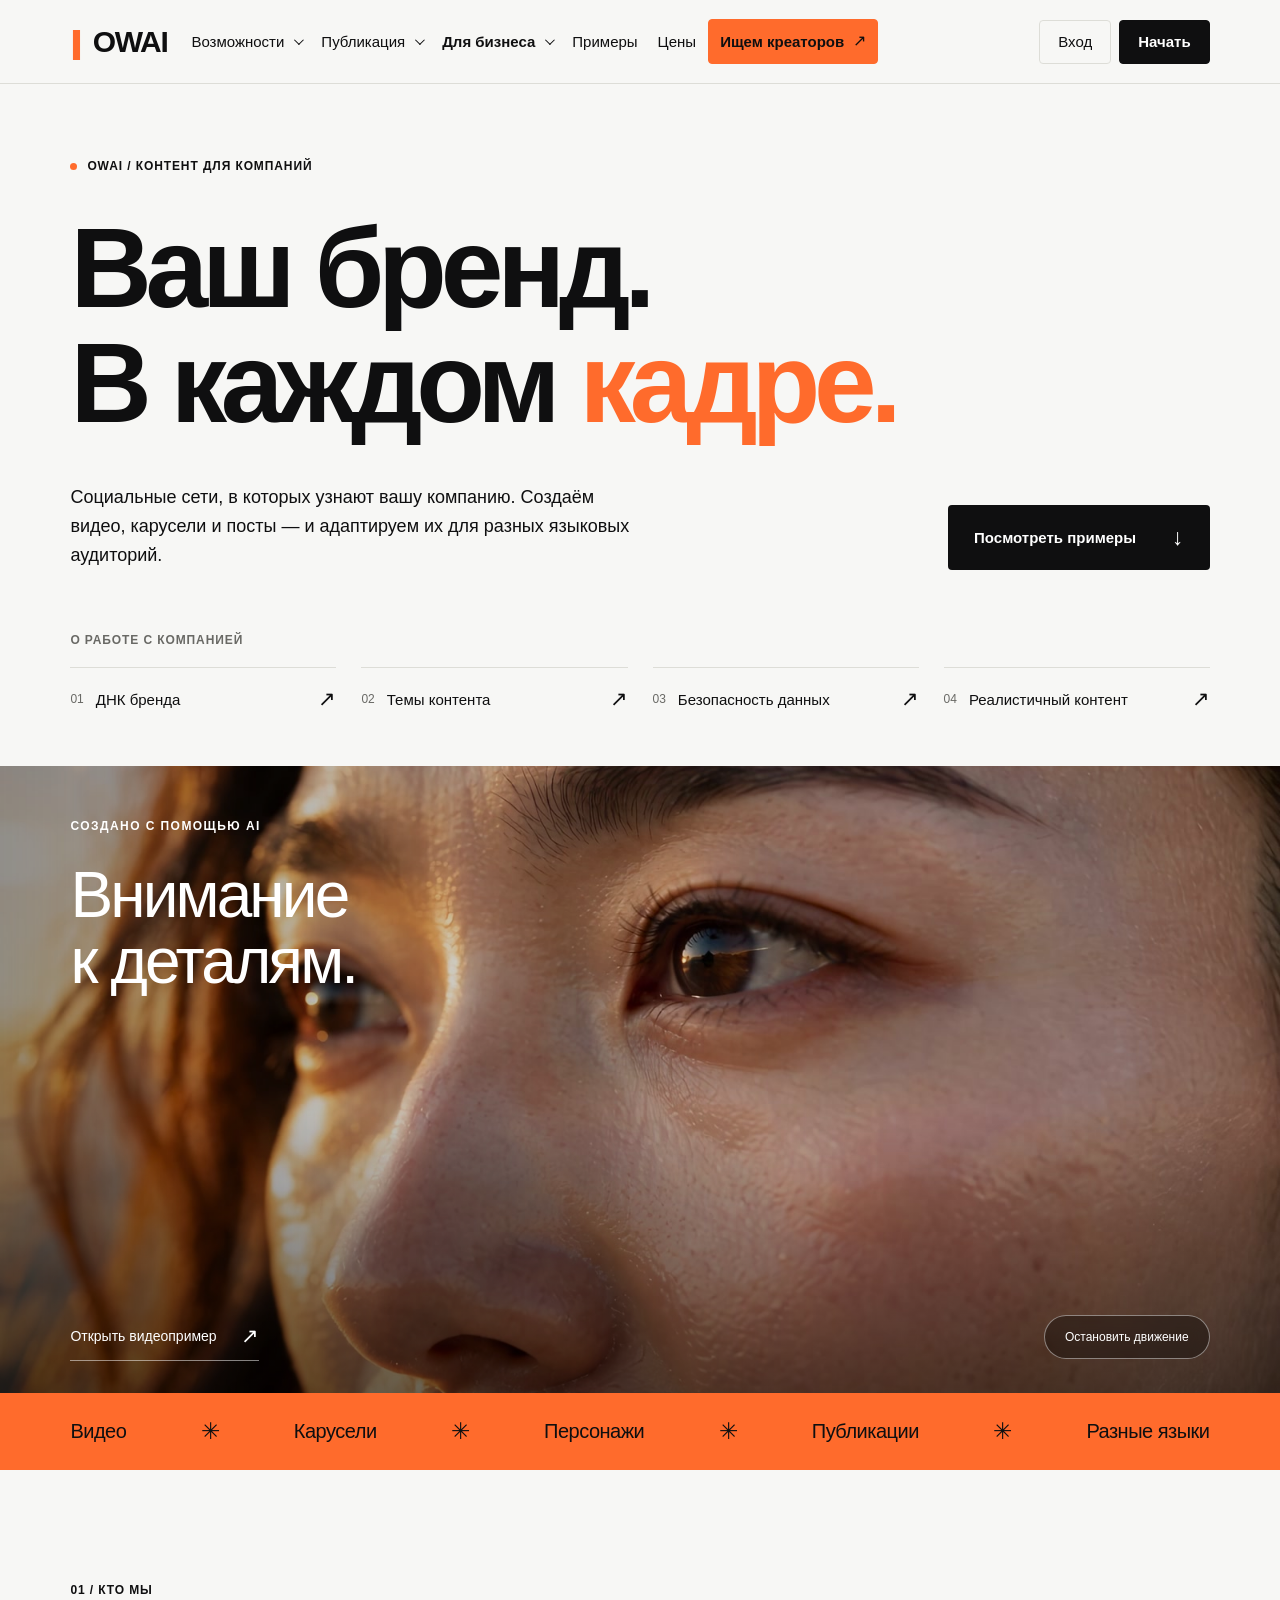
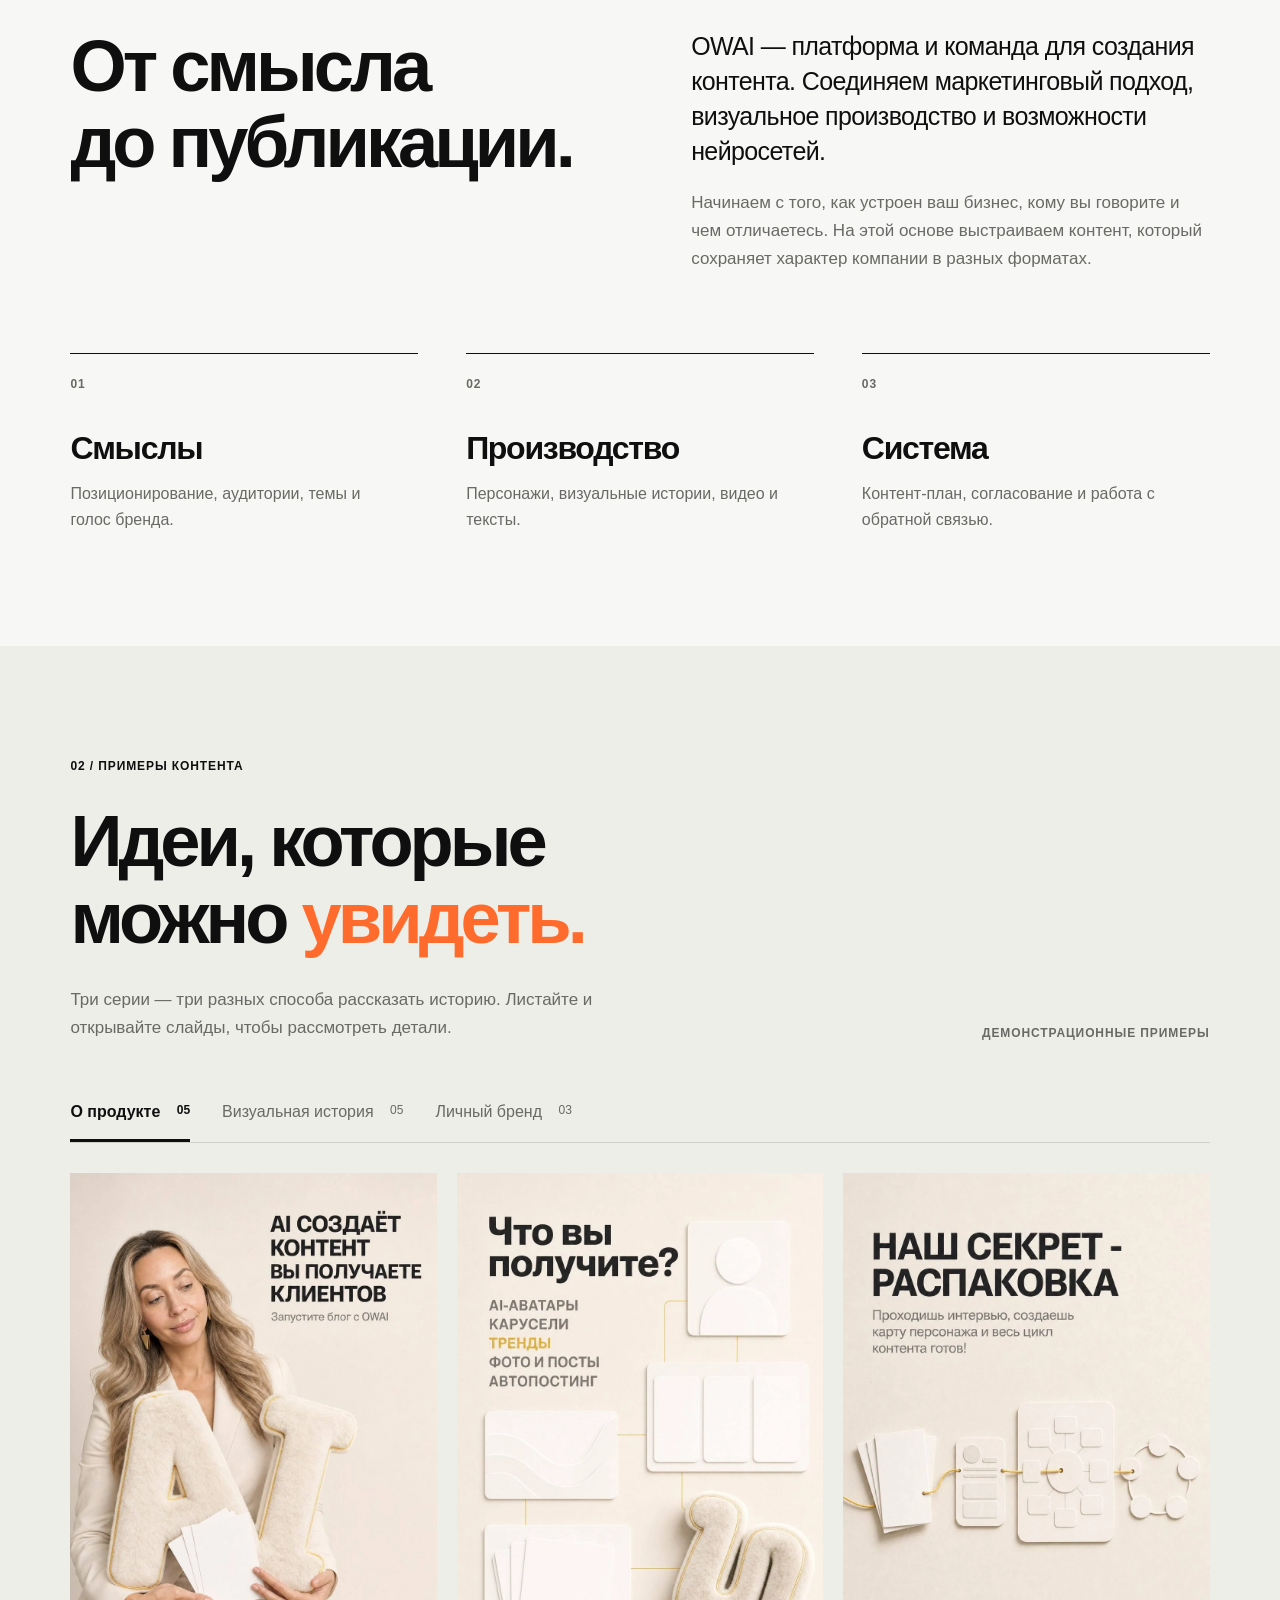
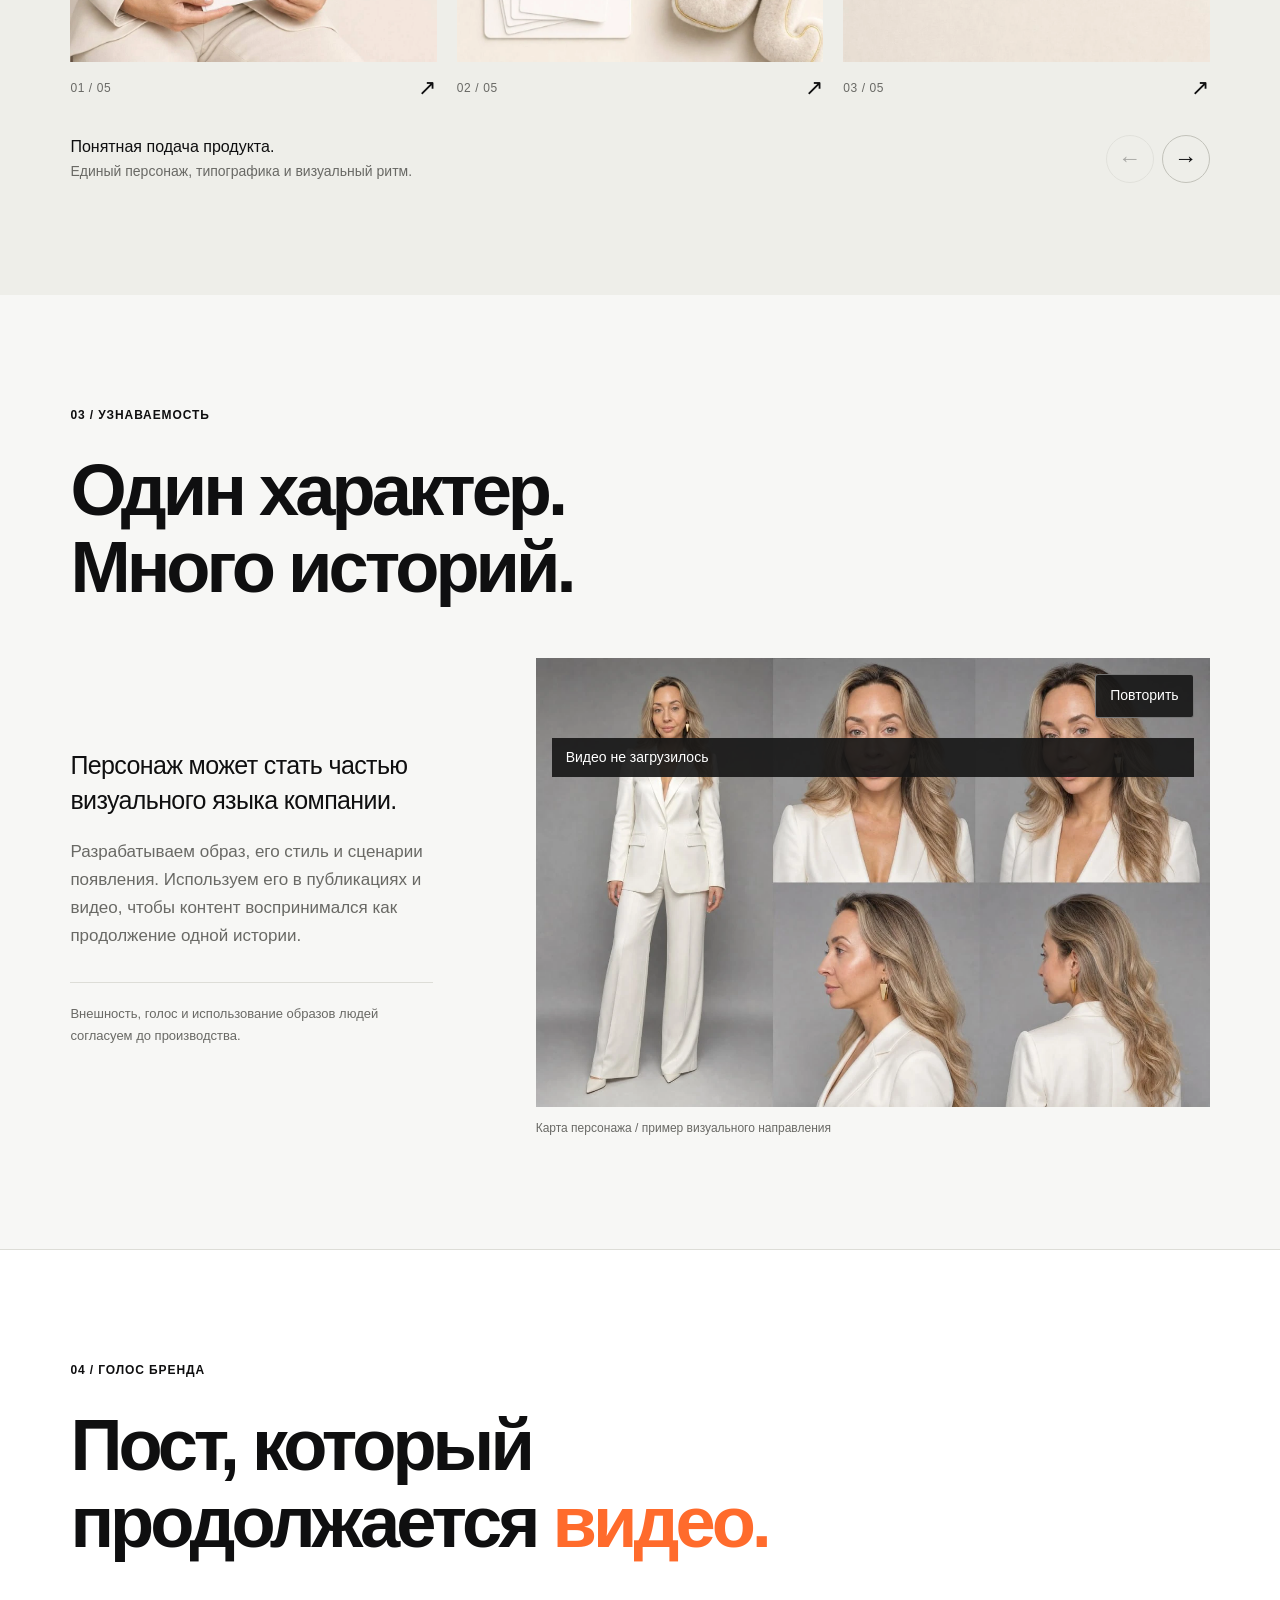
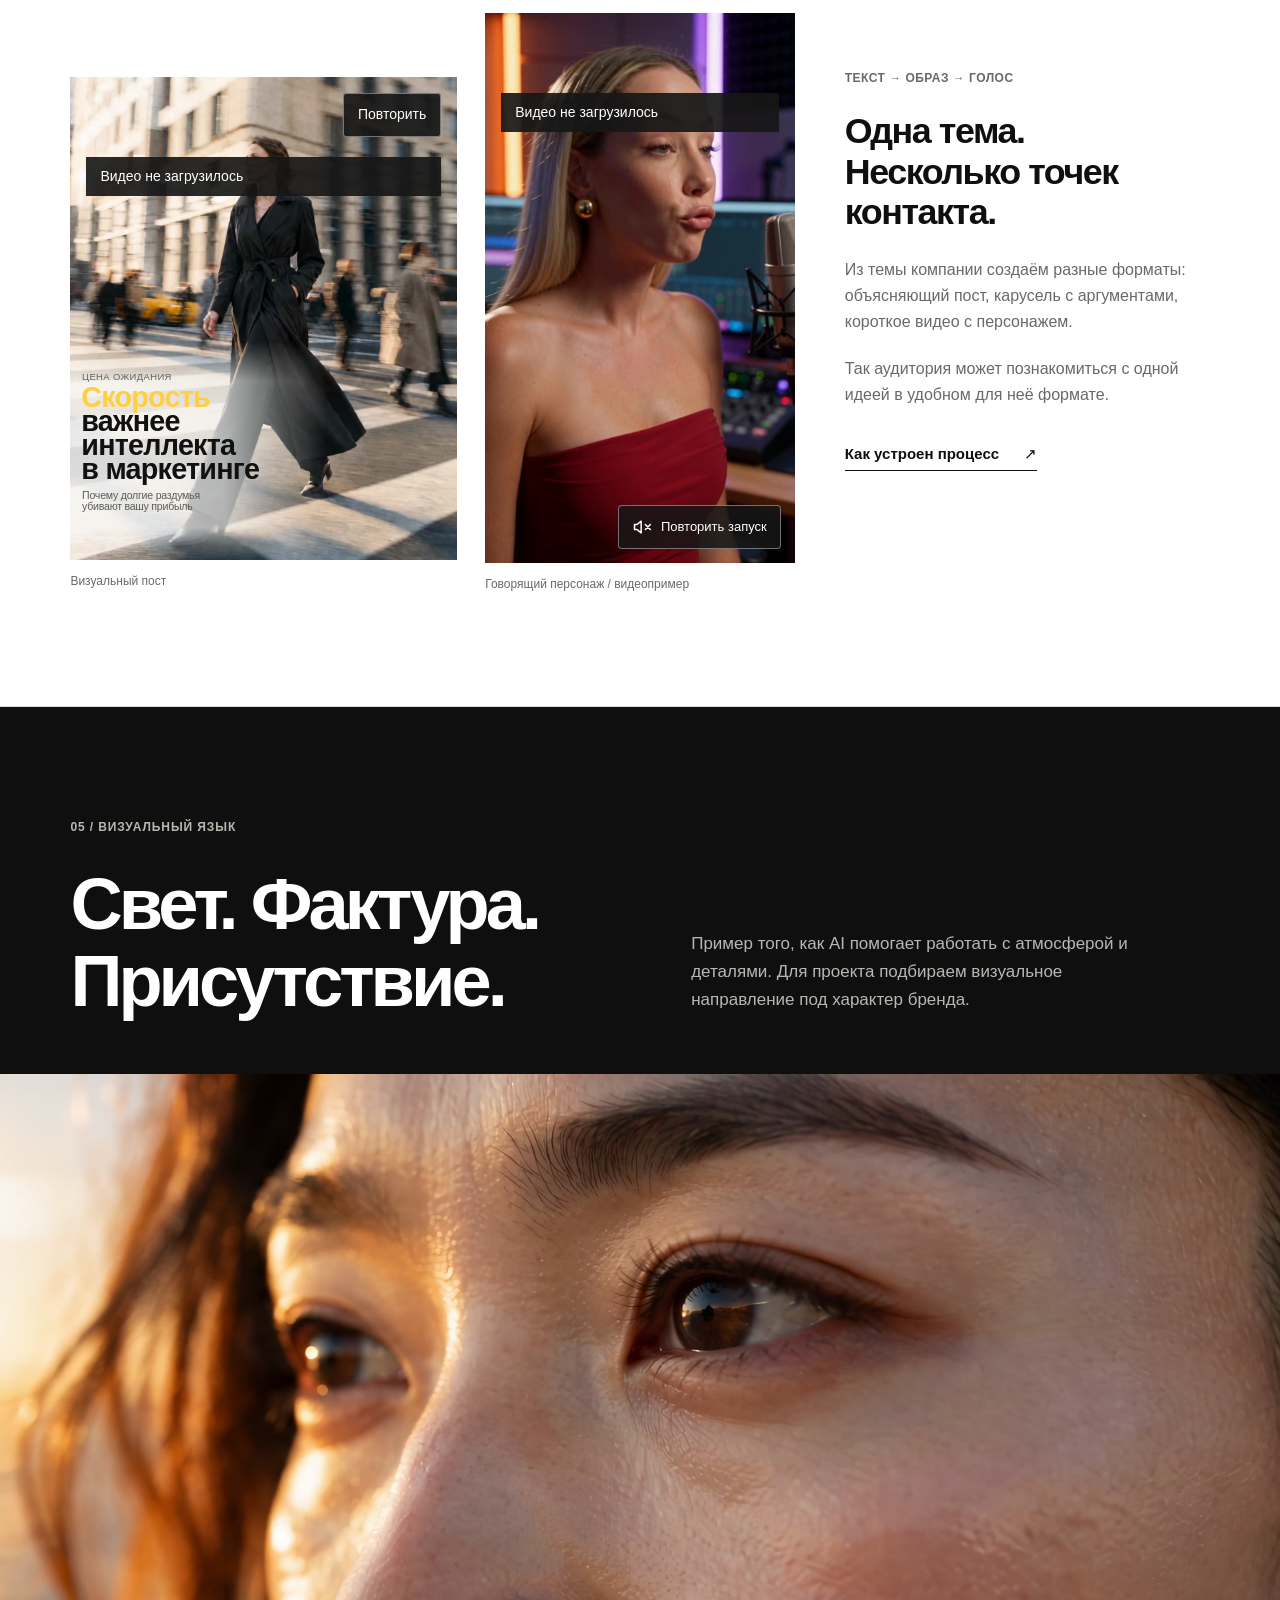
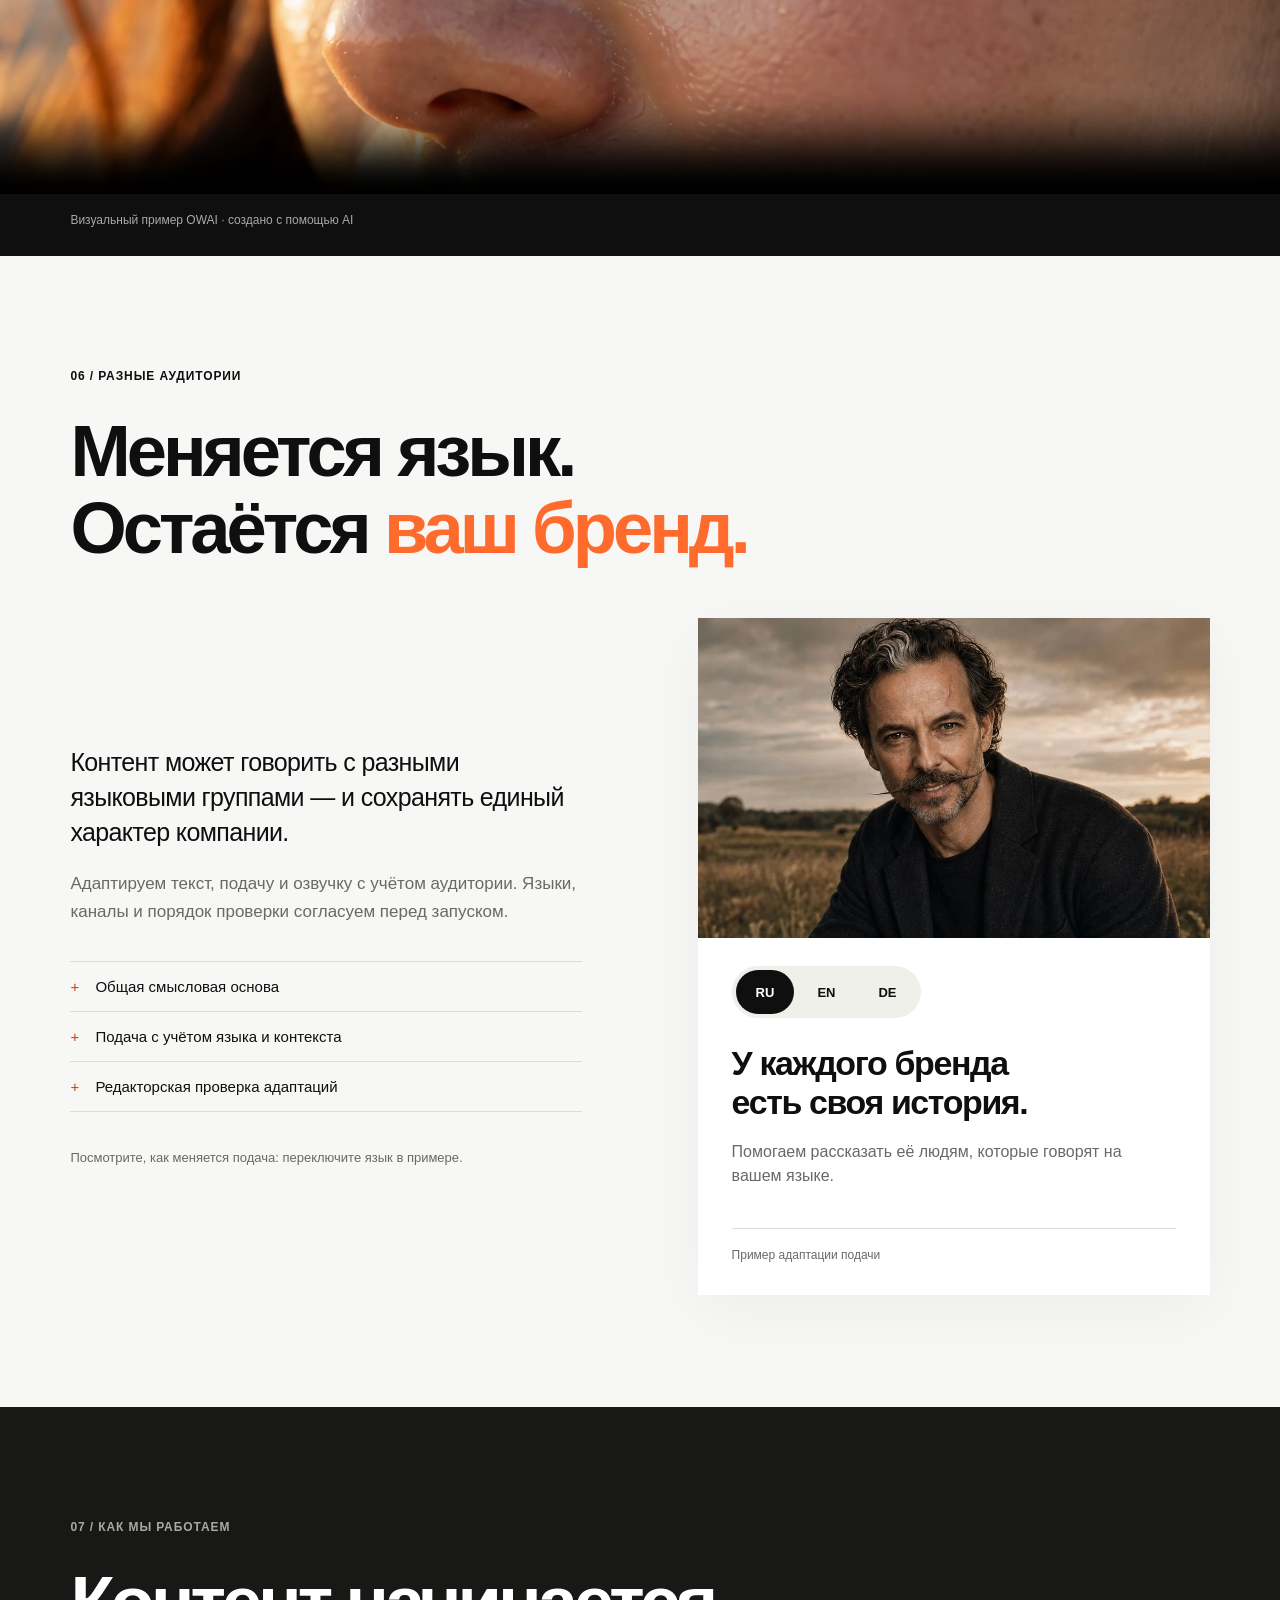
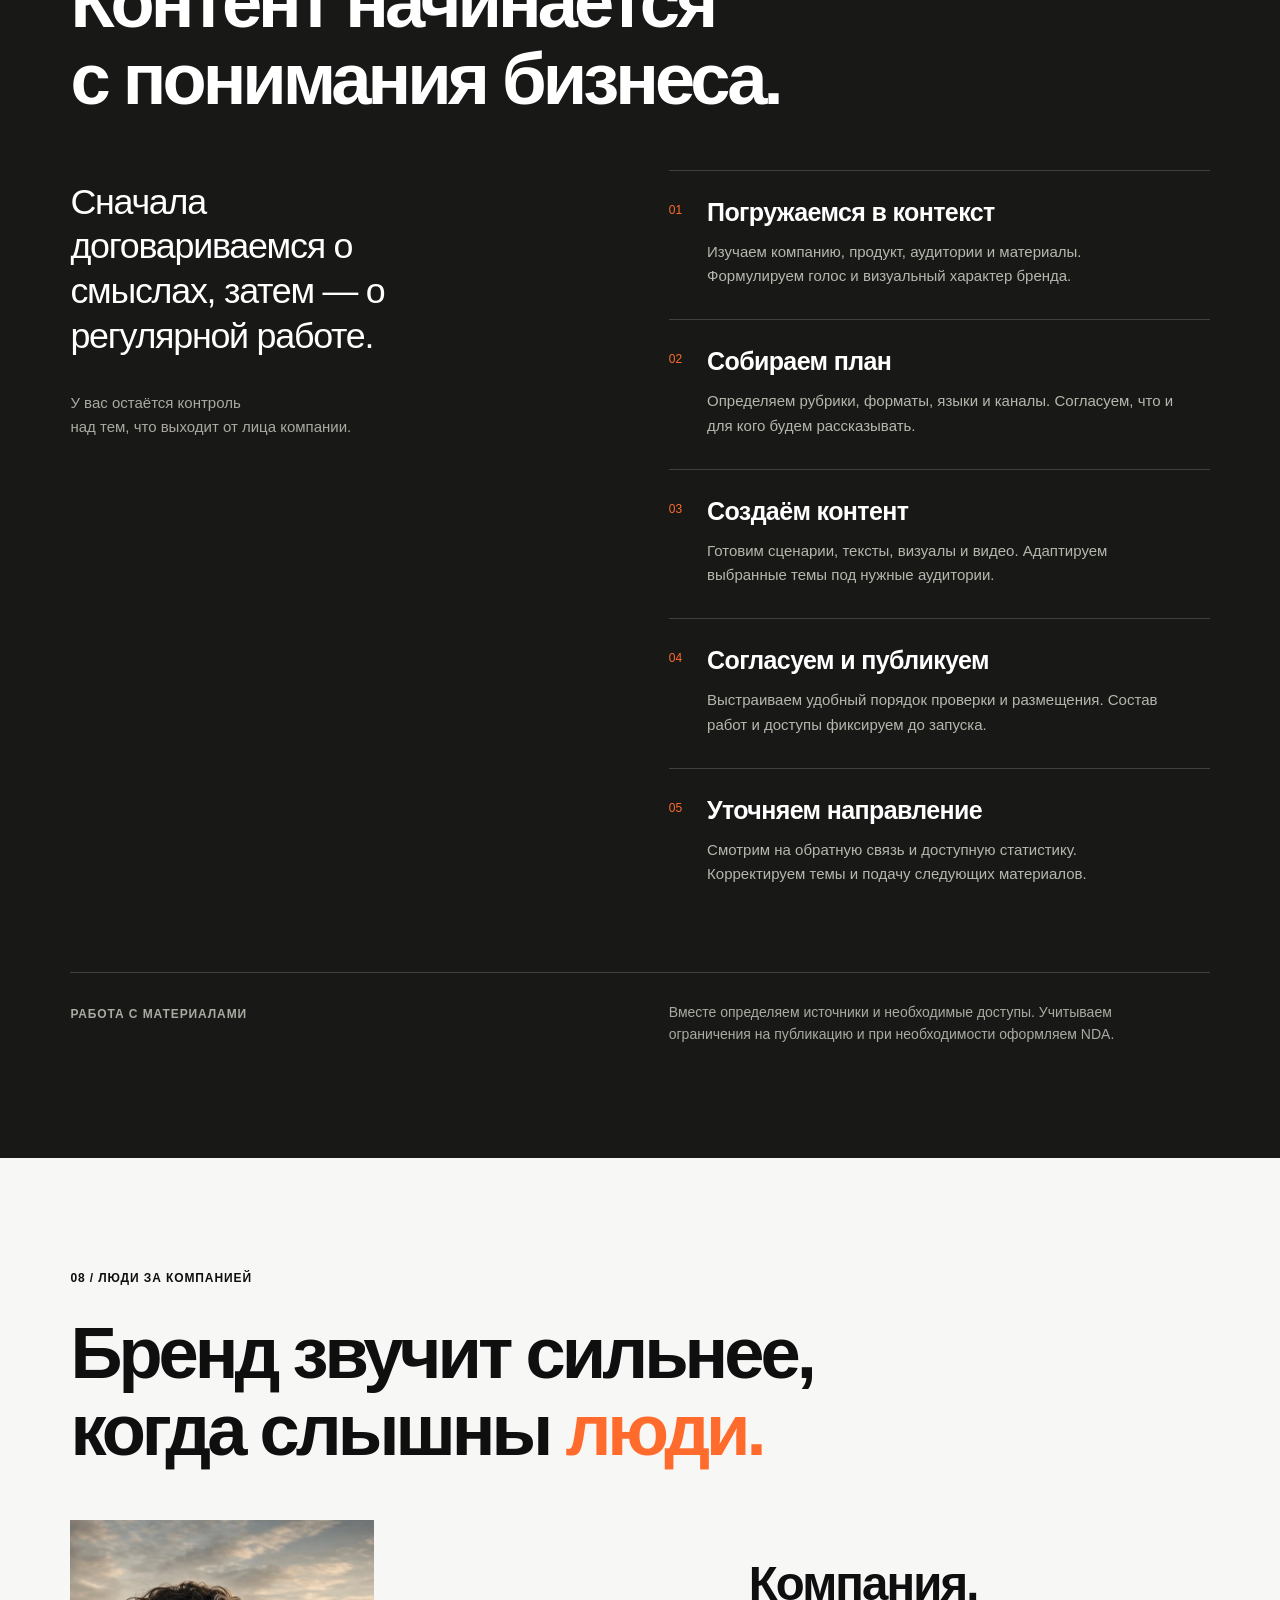
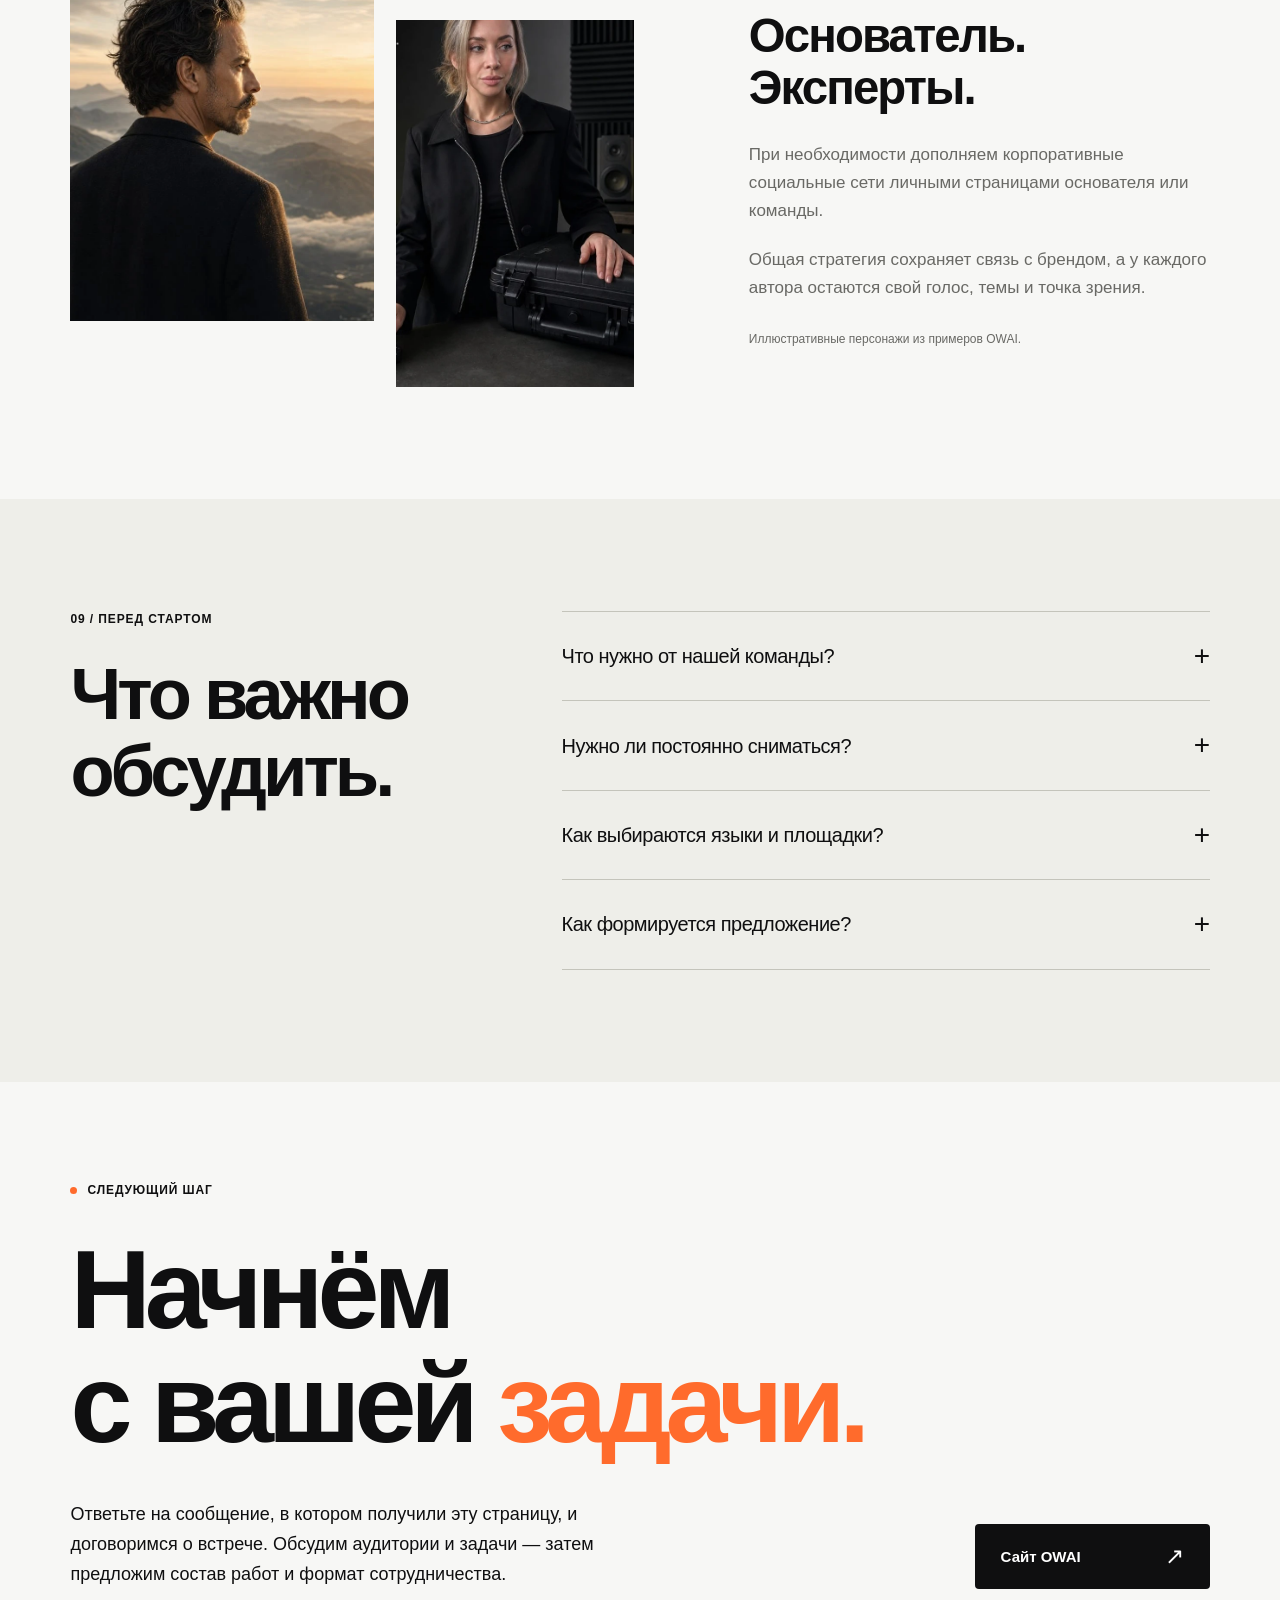
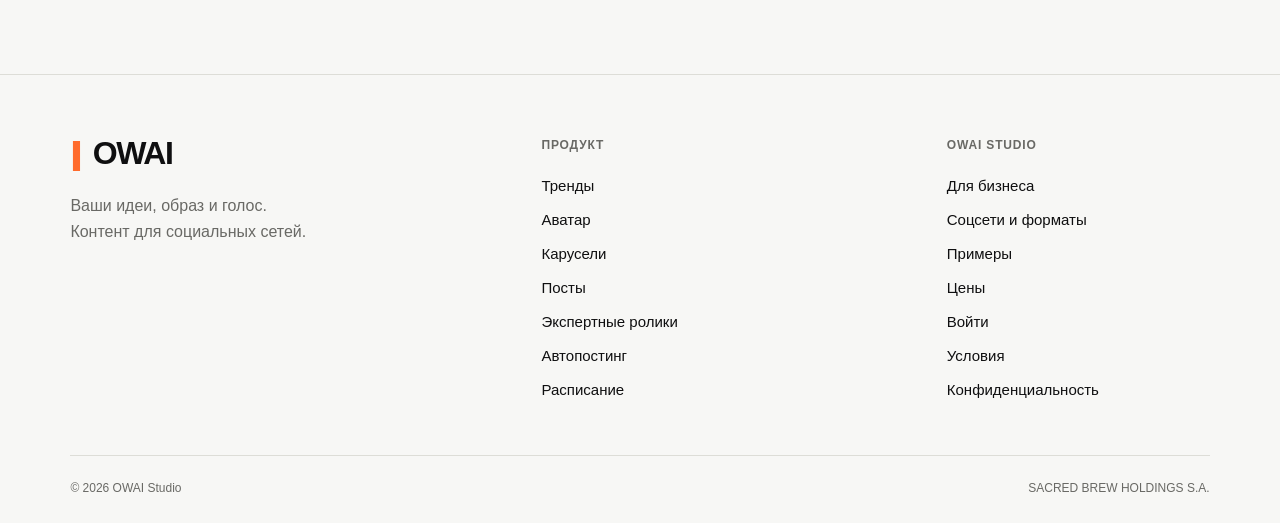
<file: public/b2b/index.html>
<!doctype html><html lang="ru"><head><meta charset="utf-8"><meta name="viewport" content="width=device-width, initial-scale=1"><meta name="theme-color" content="#f7f7f5"><title>Контент для бизнеса — OWAI Studio</title><meta name="description" content="Стратегия, персонажи, видео, карусели и контент для разных языковых аудиторий. Подход OWAI для компаний."><link rel="canonical" href="https://owai.studio/b2b/"><meta property="og:title" content="Контент для бизнеса — OWAI Studio"><meta property="og:description" content="Стратегия, персонажи, видео, карусели и контент для разных языковых аудиторий. Подход OWAI для компаний."><meta property="og:type" content="website"><meta property="og:url" content="https://owai.studio/b2b/"><link rel="icon" href="../assets/favicon.svg" type="image/svg+xml"><link rel="stylesheet" href="../styles.css"><link rel="stylesheet" href="../product.css?v=20260918-inner1"><link rel="stylesheet" href="../inner-media.css?v=20260918-inner1"><script src="../common.js?v=20260909-menu1" defer></script><script src="../site.js?v=20260915-viral-native1" defer></script><script src="../inline-video.js?v=20260918-sound1" defer></script><link rel="stylesheet" href="../creator-nav.css?v=20260918-creators1"></head><body class="b2b-page"><a class="skip-link" href="#main">Перейти к содержимому</a><header class="header unified-header"><a class="wordmark" href="../" aria-label="OWAI — главная"><span aria-hidden="true">||</span>OWAI</a><nav class="navigation unified-nav" id="navigation" aria-label="Главное меню"><div class="product-menu" data-menu="features"><div class="product-menu-label" data-active="false"><button class="menu-category" type="button" data-menu-toggle aria-expanded="false" aria-controls="features-dropdown">Возможности<span class="chevron" aria-hidden="true"></span></button></div><div class="product-dropdown nav-dropdown" id="features-dropdown" hidden><div class="dropdown-links"><a href="../trends/"><span><b>Тренды</b><small>Темы и ракурсы для вашего контента</small></span></a><a href="../avatar/"><span><b>Аватар · карта персонажа</b><small>Карта персонажа и узнаваемый образ</small></span></a><a href="../carousel/"><span><b>Карусели</b><small>Истории, которые хочется листать</small></span></a><a href="../posts/"><span><b>Посты и картинки</b><small>Тексты, подписи и изображения в вашем стиле</small></span></a><a href="../expert-videos/"><span><b>Экспертные ролики</b><small>Ваши мысли, образ и голос</small></span></a></div></div></div><div class="product-menu" data-menu="publishing"><div class="product-menu-label" data-active="false"><button class="menu-category" type="button" data-menu-toggle aria-expanded="false" aria-controls="publishing-dropdown">Публикация<span class="chevron" aria-hidden="true"></span></button></div><div class="product-dropdown nav-dropdown" id="publishing-dropdown" hidden><div class="dropdown-links"><a href="../autoposting/"><span><b>Автопостинг</b><small>Выход контента в подключённых соцсетях</small></span></a><a href="../scheduled-posts/"><span><b>Отложенные публикации</b><small>Даты, время и очередь публикаций</small></span></a><a href="../socials/"><span><b>Какие соцсети поддерживаем</b><small>Форматы под каждую площадку</small></span></a></div></div></div><div class="product-menu" data-menu="business"><div class="product-menu-label" data-active="true"><button class="menu-category" type="button" data-menu-toggle aria-expanded="false" aria-controls="business-dropdown">Для бизнеса<span class="chevron" aria-hidden="true"></span></button></div><div class="product-dropdown nav-dropdown" id="business-dropdown" hidden><div class="dropdown-links"><a href="../b2b/brand-dna/"><span><b>ДНК бренда</b><small>Характер, голос и визуальные правила</small></span></a><a href="../b2b/content-topics/"><span><b>Темы из операционки</b><small>События, опыт команды и вопросы клиентов</small></span></a><a href="../b2b/data-security/"><span><b>Безопасность данных</b><small>Согласованные источники и доступы</small></span></a><a href="../b2b/realistic-content/"><span><b>Гиперреалистичный контент</b><small>Свет, фактура и визуальные детали</small></span></a></div><a class="dropdown-overview" href="../b2b/" aria-current="page">OWAI для бизнеса <span aria-hidden="true">↗</span></a></div></div><a href="../#examples">Примеры</a><a href="../#price">Цены</a><a class="nav-creators" href="../creators/">Ищем креаторов<span aria-hidden="true">↗</span></a></nav><div class="nav-account"><a class="nav-signin" href="https://owai.studio/signin">Вход</a><a class="nav-start" href="https://owai.studio/signup">Начать</a></div><button class="menu-toggle" type="button" aria-expanded="false" aria-controls="navigation" aria-label="Меню"><span class="menu-toggle-label">Меню</span><span aria-hidden="true">+</span></button><noscript><style>.unified-header{height:auto!important;flex-wrap:wrap;padding-top:16px;padding-bottom:16px}.unified-header .unified-nav{display:flex!important;position:static!important;flex-basis:100%;order:3;max-height:none;flex-wrap:wrap;align-items:stretch}.unified-header .product-menu{position:static;flex:1 1 280px}.unified-header .nav-dropdown[hidden]{display:block!important;position:static!important;width:auto;min-width:0;max-height:none;box-shadow:none;border:0}.unified-header .menu-category{pointer-events:none}.unified-header .menu-category .chevron,.unified-header .menu-toggle{display:none!important}</style></noscript></header><main id="main">
<section class="hero section-pad"><div class="eyebrow"><span class="dot"></span> OWAI / КОНТЕНТ ДЛЯ КОМПАНИЙ</div><h1>Ваш бренд.<br>В каждом <em>кадре.</em></h1><div class="hero-bottom"><p>Социальные сети, в которых узнают вашу компанию. Создаём видео, карусели и посты — и адаптируем их для разных языковых аудиторий.</p><a class="button button-dark" href="#examples">Посмотреть примеры <span>↓</span></a></div></section><section class="b2b-section-index section-pad" aria-label="Подробнее о работе с компанией"><span class="eyebrow">О РАБОТЕ С КОМПАНИЕЙ</span><div><a href="../b2b/brand-dna/"><span>01</span><b>ДНК бренда</b><i aria-hidden="true">↗</i></a><a href="../b2b/content-topics/"><span>02</span><b>Темы контента</b><i aria-hidden="true">↗</i></a><a href="../b2b/data-security/"><span>03</span><b>Безопасность данных</b><i aria-hidden="true">↗</i></a><a href="../b2b/realistic-content/"><span>04</span><b>Реалистичный контент</b><i aria-hidden="true">↗</i></a></div></section>
<section class="hero-media" aria-label="Визуальный пример OWAI"><video id="hero-video" muted loop playsinline preload="none" poster="../assets/quality-film-poster.jpg" aria-label="Крупный план лица девушки при солнечном свете"><source src="../assets/hero-loop.mp4" type="video/mp4"></video><div class="hero-shade"></div><div class="hero-media-title"><span class="eyebrow">СОЗДАНО С ПОМОЩЬЮ AI</span><p>Внимание<br>к деталям.</p></div><div class="media-bottom"><a class="media-link" href="#video-detail">Открыть видеопример <span>↗</span></a><button id="motion-toggle" class="motion-toggle" type="button" aria-pressed="false">Включить движение</button></div></section>
<div class="format-strip" aria-label="Форматы контента"><span>Видео</span><b>✳</b><span>Карусели</span><b>✳</b><span>Персонажи</span><b>✳</b><span>Публикации</span><b>✳</b><span>Разные языки</span></div>
<section class="intro section-pad" id="about"><div class="section-heading"><span class="eyebrow">01 / КТО МЫ</span><h2>От смысла<br>до публикации.</h2></div><div class="intro-copy"><p class="lead">OWAI — платформа и команда для создания контента. Соединяем маркетинговый подход, визуальное производство и возможности нейросетей.</p><p>Начинаем с того, как устроен ваш бизнес, кому вы говорите и чем отличаетесь. На этой основе выстраиваем контент, который сохраняет характер компании в разных форматах.</p></div><div class="capabilities"><article><span class="index">01</span><h3>Смыслы</h3><p>Позиционирование, аудитории, темы и голос бренда.</p></article><article><span class="index">02</span><h3>Производство</h3><p>Персонажи, визуальные истории, видео и тексты.</p></article><article><span class="index">03</span><h3>Система</h3><p>Контент-план, согласование и работа с обратной связью.</p></article></div></section>
<section class="examples section-pad" id="examples"><div class="section-heading"><span class="eyebrow">02 / ПРИМЕРЫ КОНТЕНТА</span><h2>Идеи, которые<br>можно <em>увидеть.</em></h2></div><div class="examples-top"><p>Три серии — три разных способа рассказать историю. Листайте и открывайте слайды, чтобы рассмотреть детали.</p><span class="sample-label">ДЕМОНСТРАЦИОННЫЕ ПРИМЕРЫ</span></div><div class="series-tabs" role="tablist" aria-label="Серии каруселей"><button id="tab-product" type="button" role="tab" aria-selected="true" aria-controls="panel-product" data-series="product">О продукте <span>05</span></button><button id="tab-story" type="button" role="tab" aria-selected="false" aria-controls="panel-story" tabindex="-1" data-series="story">Визуальная история <span>05</span></button><button id="tab-expert" type="button" role="tab" aria-selected="false" aria-controls="panel-expert" tabindex="-1" data-series="expert">Личный бренд <span>03</span></button></div>
<div class="series-panel" id="panel-product" role="tabpanel" aria-labelledby="tab-product" data-gallery="product"><div class="carousel" tabindex="0" aria-label="Карусель о продукте. Прокрутите вправо">
<button class="slide" type="button" data-caption="О продукте · 1 из 5"><img src="../assets/product-01.webp" width="960" height="1280" alt="AI создаёт контент, ты получаешь клиентов — обложка серии" loading="lazy"><span>01 / 05 <b>↗</b></span></button>
<button class="slide" type="button" data-caption="О продукте · 2 из 5"><img src="../assets/product-02.webp" width="960" height="1280" alt="Возможности OWAI и форматы контента" loading="lazy"><span>02 / 05 <b>↗</b></span></button>
<button class="slide" type="button" data-caption="О продукте · 3 из 5"><img src="../assets/product-03.webp" width="960" height="1280" alt="Наш секрет — распаковка" loading="lazy"><span>03 / 05 <b>↗</b></span></button>
<button class="slide" type="button" data-caption="О продукте · 4 из 5"><img src="../assets/product-04.webp" width="960" height="1280" alt="OWAI и личность: характер автора в контенте" loading="lazy"><span>04 / 05 <b>↗</b></span></button>
<button class="slide" type="button" data-caption="О продукте · 5 из 5"><img src="../assets/product-05.webp" width="960" height="1280" alt="Твой блог с OWAI — финальный слайд серии" loading="lazy"><span>05 / 05 <b>↗</b></span></button>
</div><div class="carousel-footer"><p>Понятная подача продукта.<br><span>Единый персонаж, типографика и визуальный ритм.</span></p><div class="carousel-controls"><button type="button" data-scroll="-1" aria-label="Предыдущий слайд">←</button><button type="button" data-scroll="1" aria-label="Следующий слайд">→</button></div></div></div>
<div class="series-panel" id="panel-story" role="tabpanel" aria-labelledby="tab-story" data-gallery="story" hidden><div class="carousel" tabindex="0" aria-label="Карусель с визуальной историей. Прокрутите вправо">
<button class="slide" type="button" data-caption="Визуальная история · 1 из 5"><img src="../assets/story-01.webp" width="960" height="1280" alt="Герой в поле — начало визуальной истории на английском" loading="lazy"><span>01 / 05 <b>↗</b></span></button>
<button class="slide" type="button" data-caption="Визуальная история · 2 из 5"><img src="../assets/story-02.webp" width="960" height="1280" alt="Вид на поле сквозь дождь — второй слайд истории" loading="lazy"><span>02 / 05 <b>↗</b></span></button>
<button class="slide" type="button" data-caption="Визуальная история · 3 из 5"><img src="../assets/story-03.webp" width="960" height="1280" alt="Сено и тёплый свет — третий слайд истории" loading="lazy"><span>03 / 05 <b>↗</b></span></button>
<button class="slide" type="button" data-caption="Визуальная история · 4 из 5"><img src="../assets/story-04.webp" width="960" height="1280" alt="Корова на закате — четвёртый слайд истории" loading="lazy"><span>04 / 05 <b>↗</b></span></button>
<button class="slide" type="button" data-caption="Визуальная история · 5 из 5"><img src="../assets/story-05.webp" width="960" height="1280" alt="Герой в горах — завершение визуальной истории" loading="lazy"><span>05 / 05 <b>↗</b></span></button>
</div><div class="carousel-footer"><p>История вместо каталога.<br><span>Персонаж, атмосфера и последовательный сюжет.</span></p><div class="carousel-controls"><button type="button" data-scroll="-1" aria-label="Предыдущий слайд">←</button><button type="button" data-scroll="1" aria-label="Следующий слайд">→</button></div></div></div>
<div class="series-panel" id="panel-expert" role="tabpanel" aria-labelledby="tab-expert" data-gallery="expert" hidden><div class="carousel" tabindex="0" aria-label="Карусель о личном бренде. Прокрутите вправо">
<button class="slide" type="button" data-caption="Личный бренд · 1 из 3"><img src="../assets/expert-01.webp" width="960" height="1280" alt="Личный бренд — обложка экспертной серии" loading="lazy"><span>01 / 03 <b>↗</b></span></button>
<button class="slide" type="button" data-caption="Личный бренд · 2 из 3"><img src="../assets/expert-02.webp" width="960" height="1280" alt="Работа со страхом камеры — второй слайд экспертной серии" loading="lazy"><span>02 / 03 <b>↗</b></span></button>
<button class="slide" type="button" data-caption="Личный бренд · 3 из 3"><img src="../assets/expert-03.webp" width="960" height="1280" alt="Женщина в студии — третий слайд экспертной серии" loading="lazy"><span>03 / 03 <b>↗</b></span></button>
</div><div class="carousel-footer"><p>Экспертность с характером.<br><span>Выразительная подача и узнаваемый образ.</span></p><div class="carousel-controls"><button type="button" data-scroll="-1" aria-label="Предыдущий слайд">←</button><button type="button" data-scroll="1" aria-label="Следующий слайд">→</button></div></div></div>
<noscript><style>.series-panel[hidden]{display:block!important;margin-top:48px}.series-tabs,.carousel-controls{display:none}</style><p>Все серии представлены выше. Прокручивайте карусели, чтобы увидеть каждый слайд.</p></noscript></section>
<section class="character section-pad"><div class="section-heading"><span class="eyebrow">03 / УЗНАВАЕМОСТЬ</span><h2>Один характер.<br>Много историй.</h2></div><div class="character-grid"><div class="character-copy"><p class="lead">Персонаж может стать частью визуального языка компании.</p><p>Разрабатываем образ, его стиль и сценарии появления. Используем его в публикациях и видео, чтобы контент воспринимался как продолжение одной истории.</p><p class="note">Внешность, голос и использование образов людей согласуем до производства.</p></div><figure><div class="inline-player character-map-player" data-native-player data-play-delay="3000" data-video-label="Карта персонажа OWAI">
<img class="inline-poster" src="../assets/character-map.webp" width="1280" height="853" alt="Карта персонажа OWAI: полный рост и четыре ракурса лица" loading="lazy" decoding="async">
<video data-src="../assets/character-map-loop.mp4" poster="../assets/character-map.webp" width="1622" height="1080" muted playsinline loop preload="none" aria-hidden="true" tabindex="-1"></video>
<button class="inline-video-toggle" type="button" data-video-toggle hidden>Запустить видео</button>
<span class="inline-video-status" data-video-status role="status" hidden>Видео не загрузилось</span>
</div><figcaption>Карта персонажа / пример визуального направления</figcaption></figure></div></section>
<section class="expert-section section-pad" id="video-expert"><div class="section-heading"><span class="eyebrow">04 / ГОЛОС БРЕНДА</span><h2>Пост, который<br>продолжается <em>видео.</em></h2></div><div class="expert-grid"><figure class="post-example"><div class="inline-player post-motion-player" data-native-player data-play-delay="2000" data-video-label="Пример поста о скорости в маркетинге">
  <img class="inline-poster" src="../assets/post-marketing-motion-poster.webp" width="1080" height="1450" alt="Девушка в чёрном пальто на городской улице" loading="lazy" decoding="async">
  <video data-src="../assets/post-marketing-loop.mp4" poster="../assets/post-marketing-motion-poster.webp" width="1080" height="1450" muted loop playsinline preload="none" aria-hidden="true" tabindex="-1" disablepictureinpicture></video>
  <svg class="post-motion-copy" viewBox="0 0 1024 1280" role="img" aria-labelledby="post-motion-title post-motion-description" focusable="false">
    <title id="post-motion-title">Цена ожидания. Скорость важнее интеллекта в маркетинге.</title>
    <desc id="post-motion-description">Почему долгие раздумья убивают вашу прибыль.</desc>
    <defs>
      <linearGradient id="post-copy-shade">
        <stop stop-color="#f7f7f5" stop-opacity=".8"/>
        <stop offset=".6" stop-color="#f7f7f5" stop-opacity=".7"/>
        <stop offset="1" stop-color="#f7f7f5" stop-opacity="0"/>
      </linearGradient>
      <linearGradient id="post-copy-feather" x2="0" y2="1">
        <stop stop-color="white" stop-opacity="0"/>
        <stop offset=".18" stop-color="white"/>
        <stop offset=".85" stop-color="white"/>
        <stop offset="1" stop-color="white" stop-opacity="0"/>
      </linearGradient>
      <mask id="post-copy-mask"><rect x="0" y="700" width="680" height="580" fill="url(#post-copy-feather)"/></mask>
    </defs>
    <rect aria-hidden="true" x="0" y="700" width="680" height="580" fill="url(#post-copy-shade)" mask="url(#post-copy-mask)"/>
    <g aria-hidden="true" font-family="Arial, Helvetica, sans-serif">
      <text x="32" y="803" fill="#66645c" font-size="25" letter-spacing="1">ЦЕНА ОЖИДАНИЯ</text>
      <g font-size="76" font-weight="700" letter-spacing="-2" fill="#101110">
        <text x="30" y="873" fill="#ffcf42">Скорость</text>
        <text x="30" y="937">важнее</text>
        <text x="30" y="1001">интеллекта</text>
        <text x="30" y="1065">в маркетинге</text>
      </g>
      <text x="32" y="1116" fill="#5d5c56" font-size="28" letter-spacing="-.6">Почему долгие раздумья</text>
      <text x="32" y="1147" fill="#5d5c56" font-size="28" letter-spacing="-.6">убивают вашу прибыль</text>
    </g>
  </svg>
  <button class="inline-video-toggle" type="button" data-video-toggle hidden>Запустить видео</button>
  <span class="inline-video-status" data-video-status role="status" hidden>Видео не загрузилось</span>
</div><figcaption>Визуальный пост</figcaption></figure><figure class="expert-video-wrap"><div class="inline-player expert-video-player" data-native-player data-video-label="Короткий пример говорящего персонажа OWAI">
  <img class="inline-poster" src="../assets/expert-video-poster.jpg" width="480" height="854" alt="" loading="lazy" decoding="async">
  <video data-src="../assets/expert-video.mp4" muted loop playsinline disablepictureinpicture disableremoteplayback controlslist="nodownload nofullscreen noremoteplayback" preload="none" poster="../assets/expert-video-poster.jpg" width="480" height="854" aria-label="Короткий пример говорящего персонажа OWAI"><a href="../assets/expert-video.mp4">Скачать видеопример</a></video>
  <button class="inline-video-sound" type="button" data-video-toggle data-video-sound data-muted="true" aria-pressed="false" aria-label="Включить звук: короткий пример говорящего персонажа OWAI">
    <svg viewBox="0 0 24 24" fill="none" stroke="currentColor" stroke-width="1.8" stroke-linecap="round" stroke-linejoin="round" aria-hidden="true" focusable="false"><path d="M11 5 6 9H3v6h3l5 4Z"/><path class="sound-off" d="m16 9 6 6m0-6-6 6"/><g class="sound-on"><path d="M15 8a6 6 0 0 1 0 8"/><path d="M18 5a10 10 0 0 1 0 14"/></g></svg>
    <span data-sound-label>Включить звук</span>
  </button>
  <span class="inline-video-status" data-video-status role="status" hidden>Видео не загрузилось</span>
</div><figcaption>Говорящий персонаж / видеопример</figcaption></figure><div class="expert-copy"><span class="small-number">ТЕКСТ → ОБРАЗ → ГОЛОС</span><h3>Одна тема.<br>Несколько точек контакта.</h3><p>Из темы компании создаём разные форматы: объясняющий пост, карусель с аргументами, короткое видео с персонажем.</p><p>Так аудитория может познакомиться с одной идеей в удобном для неё формате.</p><a class="text-link" href="#workflow">Как устроен процесс <span>↗</span></a></div></div></section>
<section class="quality-section" id="video-detail"><div class="quality-heading section-pad"><span class="eyebrow">05 / ВИЗУАЛЬНЫЙ ЯЗЫК</span><h2>Свет. Фактура.<br>Присутствие.</h2><p>Пример того, как AI помогает работать с атмосферой и деталями. Для проекта подбираем визуальное направление под характер бренда.</p></div><figure class="quality-film"><video controls playsinline preload="none" poster="../assets/quality-film-poster.jpg" aria-label="Видеопример реалистичного крупного плана лица"><source src="../assets/quality-film.mp4" type="video/mp4">Ваш браузер не поддерживает видео. <a href="../assets/quality-film.mp4">Скачать ролик</a>.</video><figcaption>Визуальный пример OWAI · создано с помощью AI</figcaption></figure></section>
<section class="languages section-pad" id="languages"><div class="section-heading"><span class="eyebrow">06 / РАЗНЫЕ АУДИТОРИИ</span><h2>Меняется язык.<br>Остаётся <em>ваш бренд.</em></h2></div><div class="language-grid"><div class="language-copy"><p class="lead">Контент может говорить с разными языковыми группами — и сохранять единый характер компании.</p><p>Адаптируем текст, подачу и озвучку с учётом аудитории. Языки, каналы и порядок проверки согласуем перед запуском.</p><ul class="plain-list"><li>Общая смысловая основа</li><li>Подача с учётом языка и контекста</li><li>Редакторская проверка адаптаций</li></ul><p class="note">Посмотрите, как меняется подача: переключите язык в примере.</p></div><div class="language-demo"><img src="../assets/language-person.webp" width="960" height="725" alt="Персонаж в природном окружении — визуальная основа примера" loading="lazy"><div class="language-demo-body"><div class="language-switch" role="group" aria-label="Язык примера"><button type="button" aria-pressed="true" data-language="ru">RU</button><button type="button" aria-pressed="false" data-language="en">EN</button><button type="button" aria-pressed="false" data-language="de">DE</button></div><div id="language-text" aria-live="polite" lang="ru"><h3>У каждого бренда<br>есть своя история.</h3><p>Помогаем рассказать её людям, которые говорят на вашем языке.</p></div><span class="demo-caption">Пример адаптации подачи</span></div></div></div></section>
<section class="workflow section-pad" id="workflow"><div class="section-heading"><span class="eyebrow">07 / КАК МЫ РАБОТАЕМ</span><h2>Контент начинается<br>с понимания бизнеса.</h2></div><div class="workflow-grid"><div class="workflow-intro"><p>Сначала договариваемся о смыслах, затем — о регулярной работе.</p><span>У вас остаётся контроль<br>над тем, что выходит от лица компании.</span></div><ol class="steps"><li><span>01</span><div><h3>Погружаемся в контекст</h3><p>Изучаем компанию, продукт, аудитории и материалы. Формулируем голос и визуальный характер бренда.</p></div></li><li><span>02</span><div><h3>Собираем план</h3><p>Определяем рубрики, форматы, языки и каналы. Согласуем, что и для кого будем рассказывать.</p></div></li><li><span>03</span><div><h3>Создаём контент</h3><p>Готовим сценарии, тексты, визуалы и видео. Адаптируем выбранные темы под нужные аудитории.</p></div></li><li><span>04</span><div><h3>Согласуем и публикуем</h3><p>Выстраиваем удобный порядок проверки и размещения. Состав работ и доступы фиксируем до запуска.</p></div></li><li><span>05</span><div><h3>Уточняем направление</h3><p>Смотрим на обратную связь и доступную статистику. Корректируем темы и подачу следующих материалов.</p></div></li></ol></div><div class="data-note"><span class="eyebrow">РАБОТА С МАТЕРИАЛАМИ</span><p>Вместе определяем источники и необходимые доступы. Учитываем ограничения на публикацию и при необходимости оформляем NDA.</p></div></section>
<section class="voices section-pad"><div class="section-heading"><span class="eyebrow">08 / ЛЮДИ ЗА КОМПАНИЕЙ</span><h2>Бренд звучит сильнее,<br>когда слышны <em>люди.</em></h2></div><div class="voices-grid"><div class="voices-images"><img src="../assets/partner-mountain.webp" width="960" height="820" alt="Пример мужского персонажа в горах" loading="lazy"><img src="../assets/partner-studio.webp" width="550" height="850" alt="Пример женского персонажа в студии" loading="lazy"></div><div class="voices-copy"><h3>Компания.<br>Основатель.<br>Эксперты.</h3><p>При необходимости дополняем корпоративные социальные сети личными страницами основателя или команды.</p><p>Общая стратегия сохраняет связь с брендом, а у каждого автора остаются свой голос, темы и точка зрения.</p><span class="note">Иллюстративные персонажи из примеров OWAI.</span></div></div></section>
<section class="faq section-pad"><div class="section-heading"><span class="eyebrow">09 / ПЕРЕД СТАРТОМ</span><h2>Что важно<br>обсудить.</h2></div><div class="faq-list"><details><summary>Что нужно от нашей команды?<span>+</span></summary><p>Материалы о компании, продукте и аудитории, примеры желаемой подачи и человек, который помогает уточнять факты и согласовывать контент. Набор исходных материалов определим на встрече.</p></details><details><summary>Нужно ли постоянно сниматься?<span>+</span></summary><p>Не для каждого формата. Часть контента можно создавать с помощью AI персонажей и визуалов. Если в задаче важны реальные люди, объекты или события, обсудим необходимые съёмки и материалы.</p></details><details><summary>Как выбираются языки и площадки?<span>+</span></summary><p>Отталкиваемся от ваших аудиторий и задач. На встрече определим приоритетные языки, каналы и объём адаптаций, затем согласуем порядок редакторской проверки.</p></details><details><summary>Как формируется предложение?<span>+</span></summary><p>После знакомства с задачей фиксируем каналы, форматы, языки, объём производства и распределение ответственности. На этой основе готовим конкретное предложение и условия работы.</p></details></div></section>
<section class="start section-pad" id="start"><div class="eyebrow"><span class="dot"></span> СЛЕДУЮЩИЙ ШАГ</div><h2>Начнём<br>с вашей <em>задачи.</em></h2><div class="start-bottom"><p>Ответьте на сообщение, в котором получили эту страницу, и договоримся о встрече. Обсудим аудитории и задачи — затем предложим состав работ и формат сотрудничества.</p><a class="button button-dark" href="https://owai.studio/">Сайт OWAI <span>↗</span></a></div></section>
</main><footer class="site-footer"><div class="footer-brand"><a class="wordmark" href="../"><span aria-hidden="true">||</span>OWAI</a><p>Ваши идеи, образ и голос.<br>Контент для социальных сетей.</p></div><div class="footer-product"><span class="eyebrow">ПРОДУКТ</span><a href="../trends/">Тренды</a><a href="../avatar/">Аватар</a><a href="../carousel/">Карусели</a><a href="../posts/">Посты</a><a href="../expert-videos/">Экспертные ролики</a><a href="../autoposting/">Автопостинг</a><a href="../scheduled-posts/">Расписание</a></div><div class="footer-more"><span class="eyebrow">OWAI STUDIO</span><a href="../b2b/">Для бизнеса</a><a href="../socials/">Соцсети и форматы</a><a href="../#examples">Примеры</a><a href="../#price">Цены</a><a href="https://owai.studio/signin">Войти</a><a href="https://owai.studio/terms">Условия</a><a href="https://owai.studio/privacy">Конфиденциальность</a></div><div class="footer-base"><span>© 2026 OWAI Studio</span><span>SACRED BREW HOLDINGS S.A.</span></div></footer><dialog id="gallery-dialog" aria-label="Просмотр слайда"><div class="dialog-top"><span id="dialog-caption"></span><button id="dialog-close" type="button" aria-label="Закрыть просмотр">✕</button></div><div class="dialog-media"><img id="dialog-image" alt=""></div><div class="dialog-bottom"><button id="dialog-prev" type="button" aria-label="Предыдущий слайд">←</button><span>Листайте стрелками или свайпом</span><button id="dialog-next" type="button" aria-label="Следующий слайд">→</button></div></dialog><noscript><style>.series-panel[hidden]{display:block!important;margin-top:44px}.series-tabs,.carousel-controls,.motion-toggle,.menu-toggle{display:none!important}.unified-nav{display:flex!important}.product-dropdown[hidden]{display:block!important;position:static;box-shadow:none}.dropdown-intro{display:none}.product-menu{position:static}.header{position:relative;height:auto;align-items:start;padding-top:20px;padding-bottom:20px}.unified-nav{flex-wrap:wrap}</style></noscript></body></html>
</file>
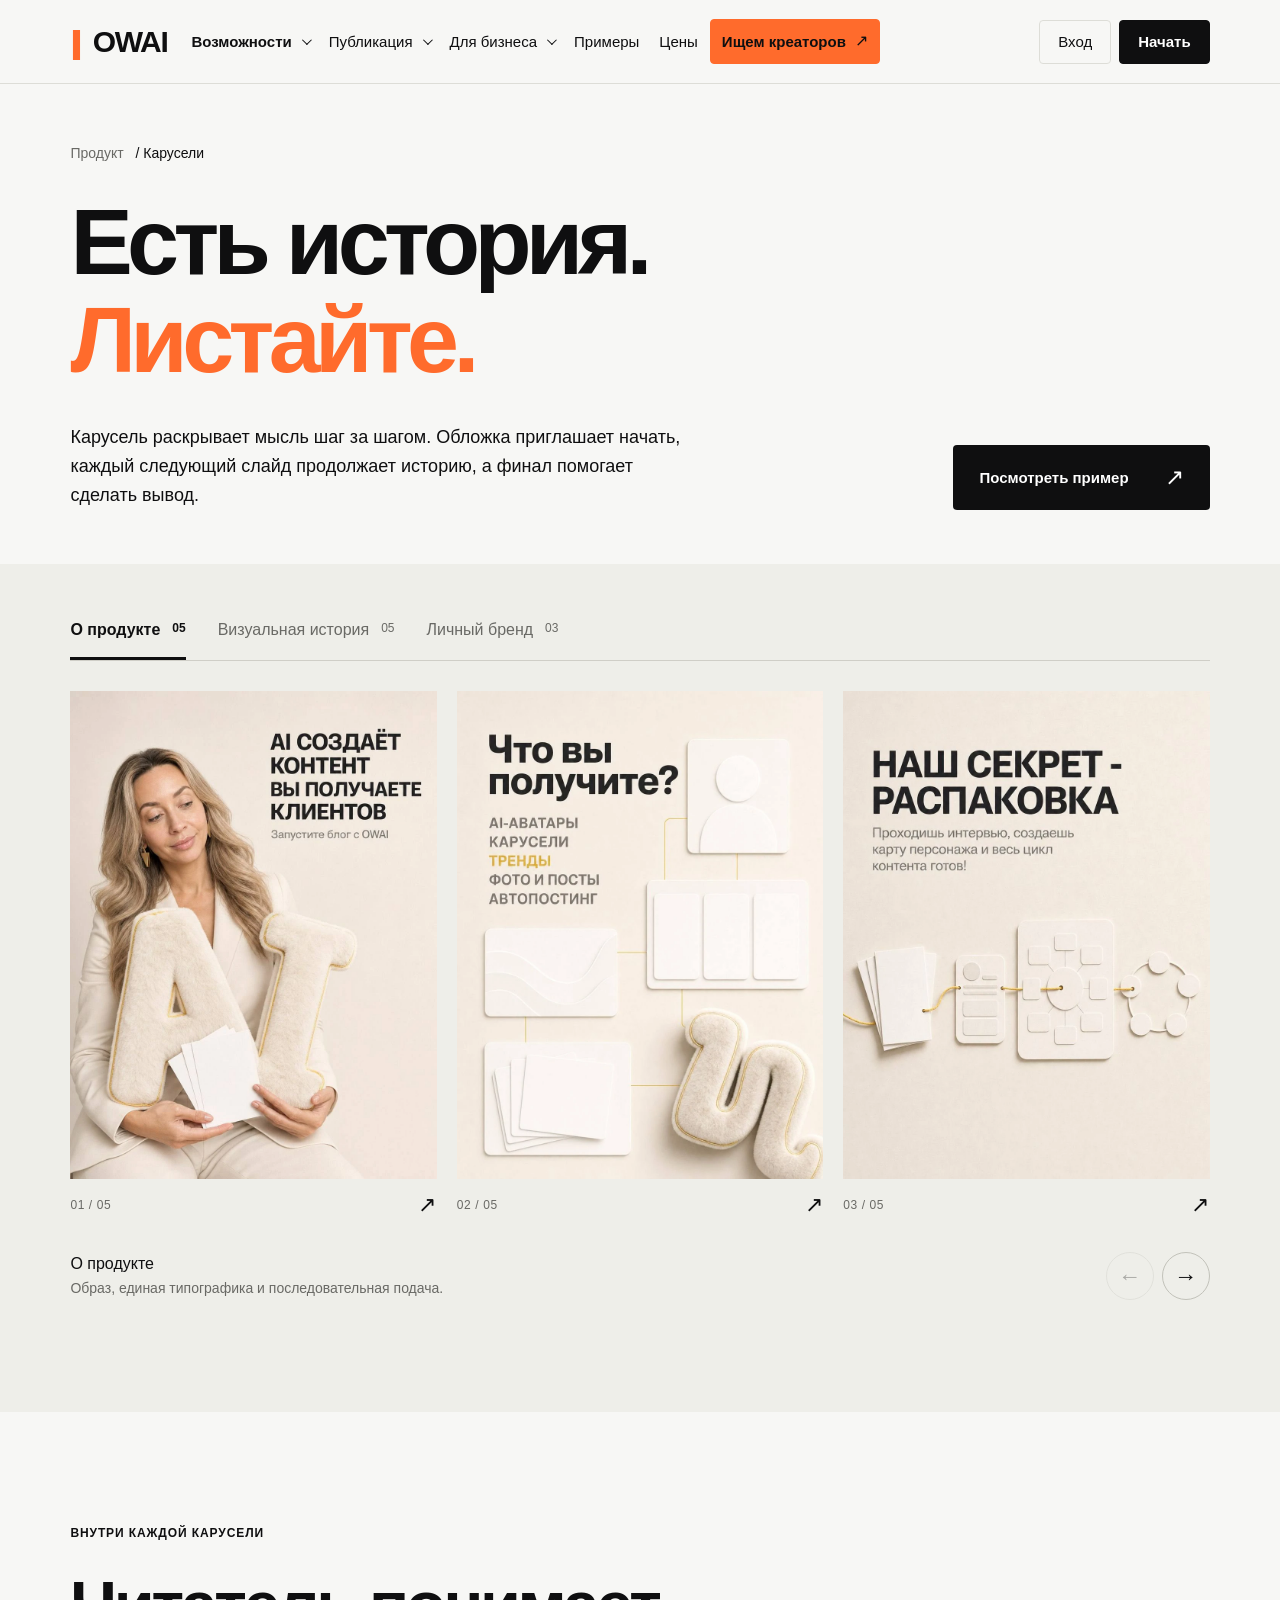
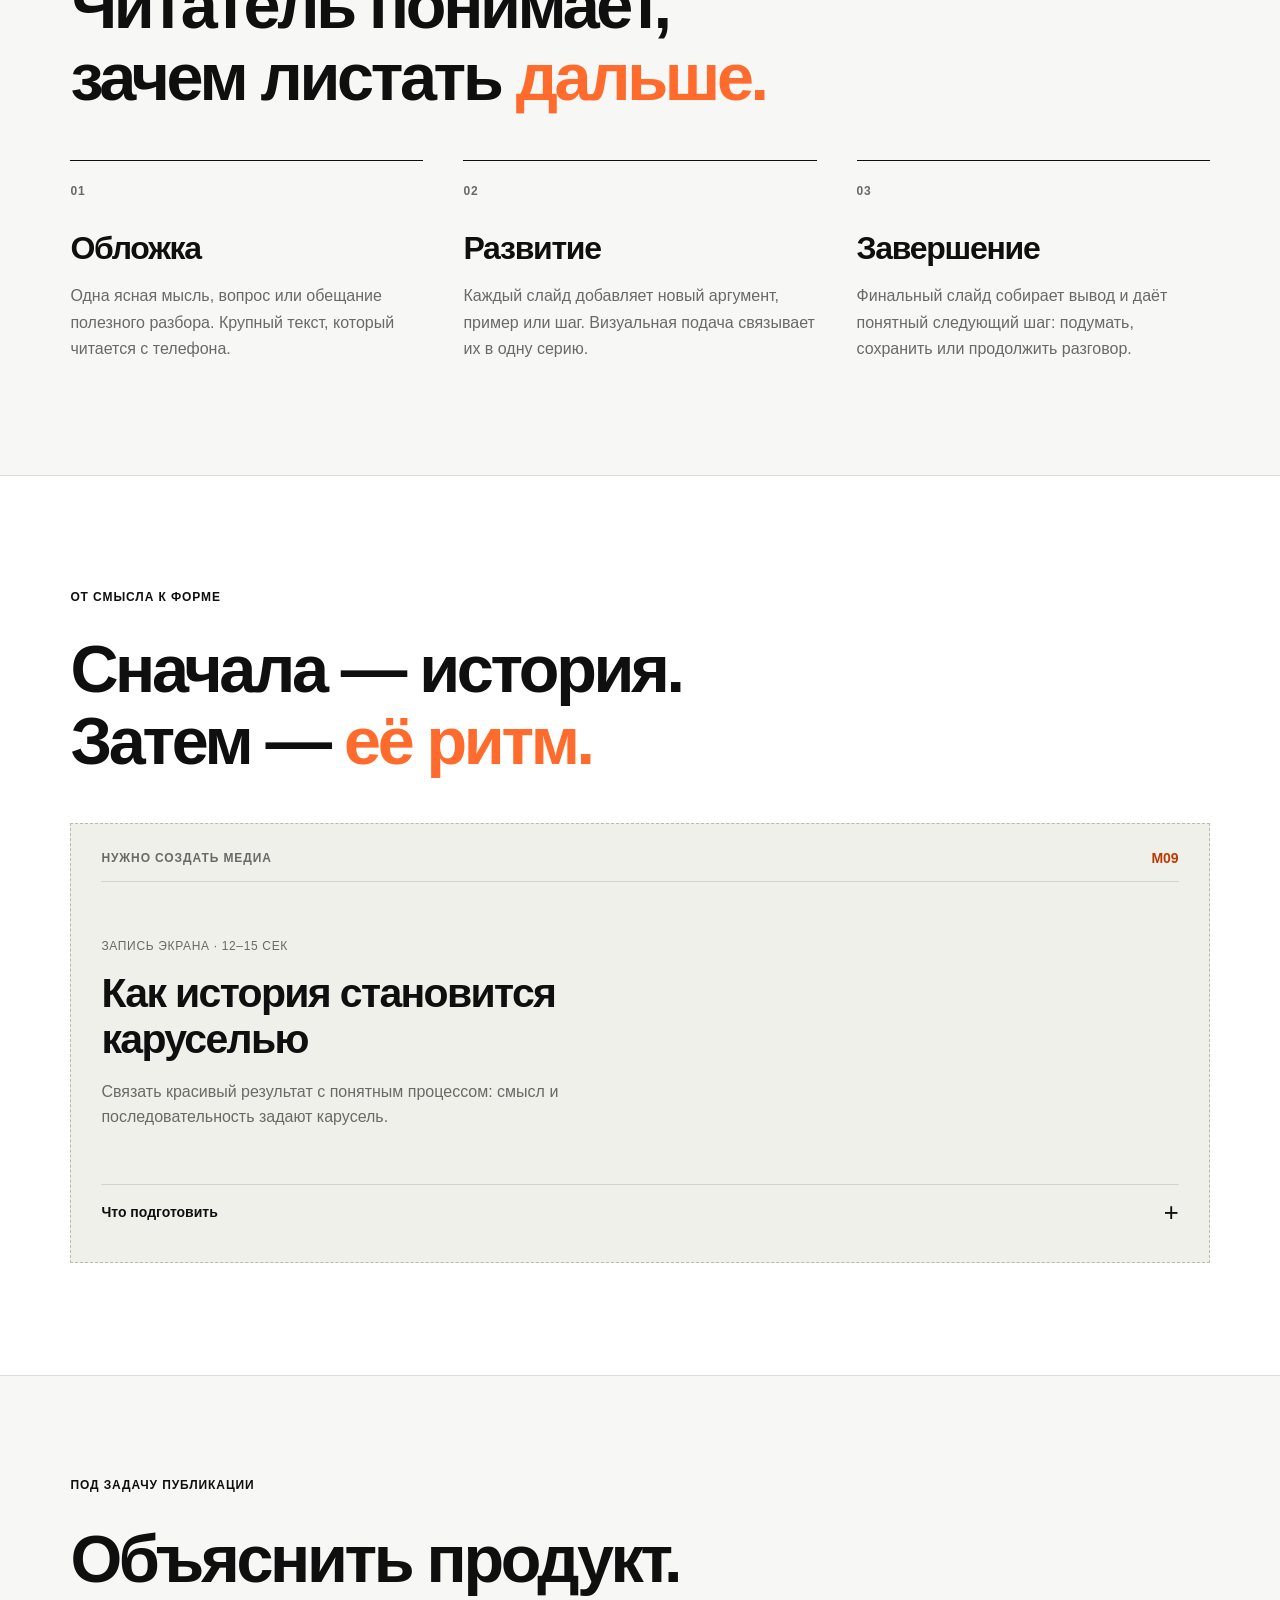
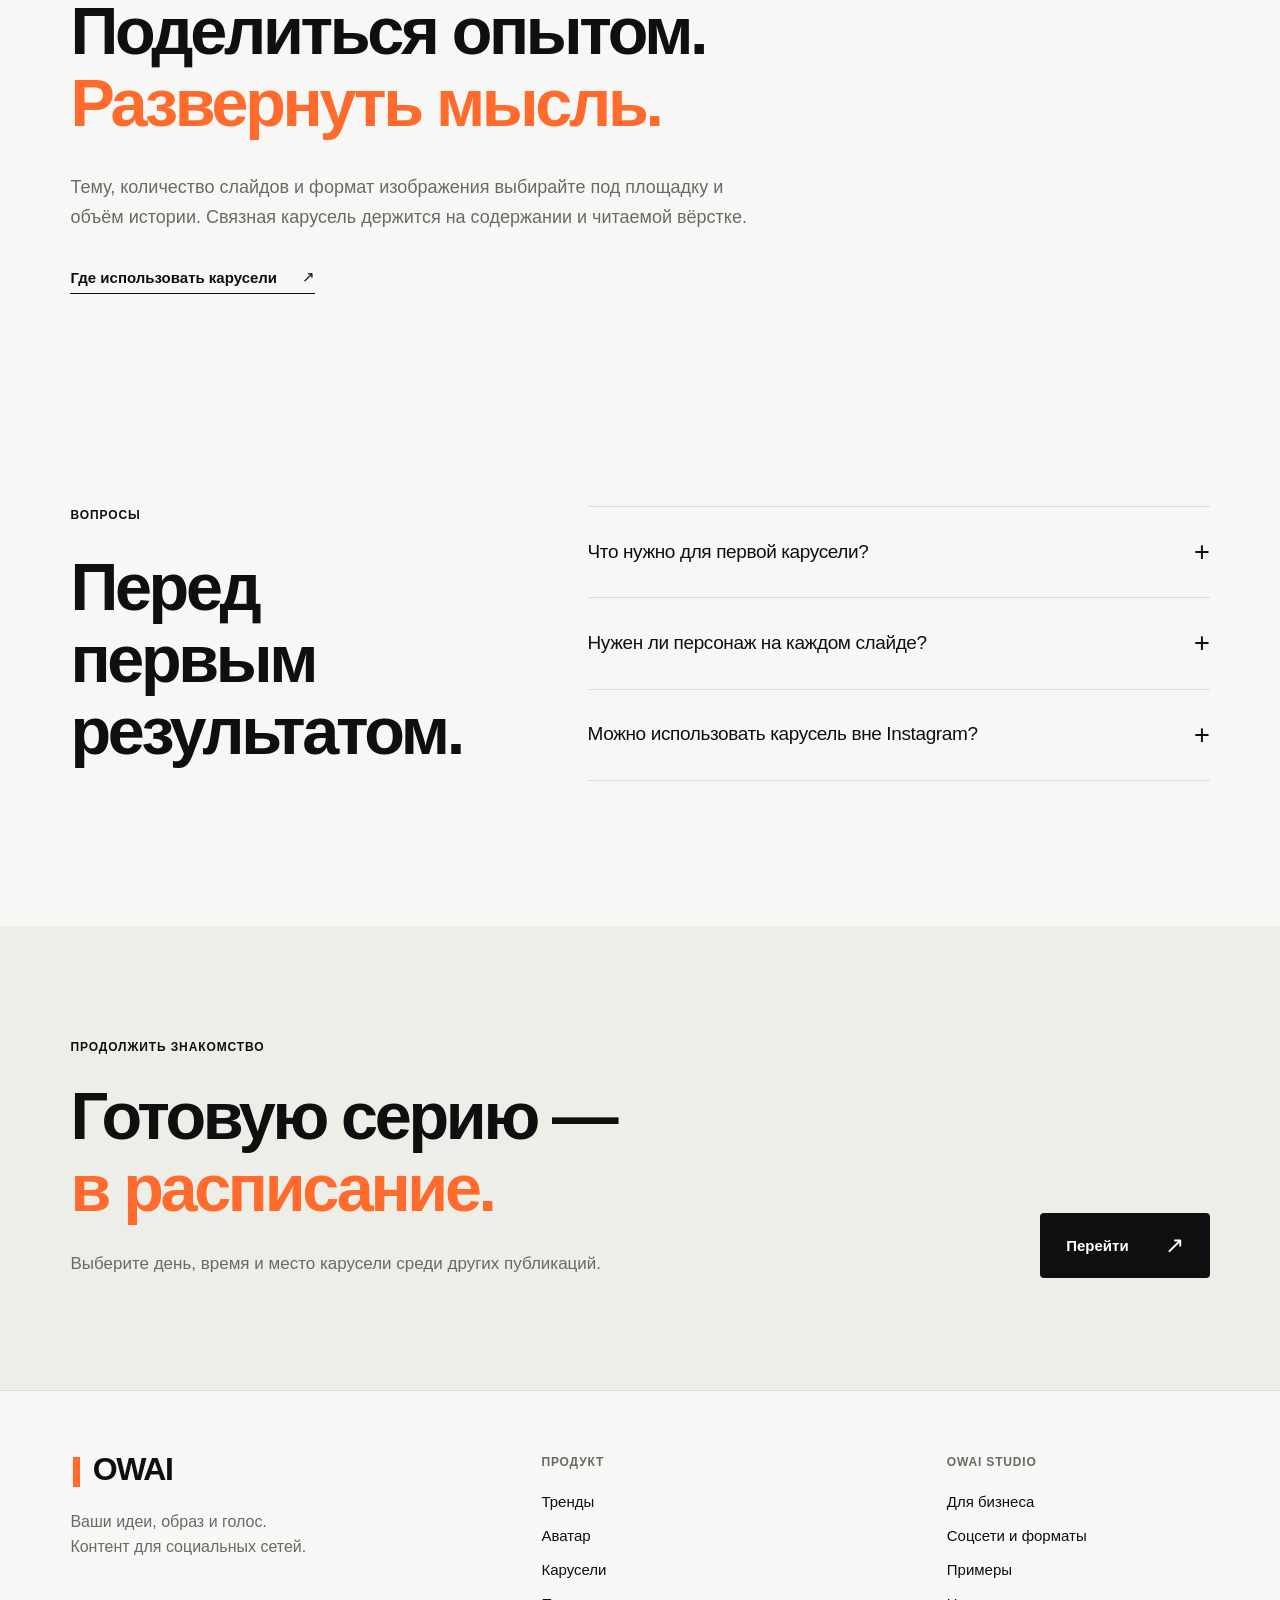
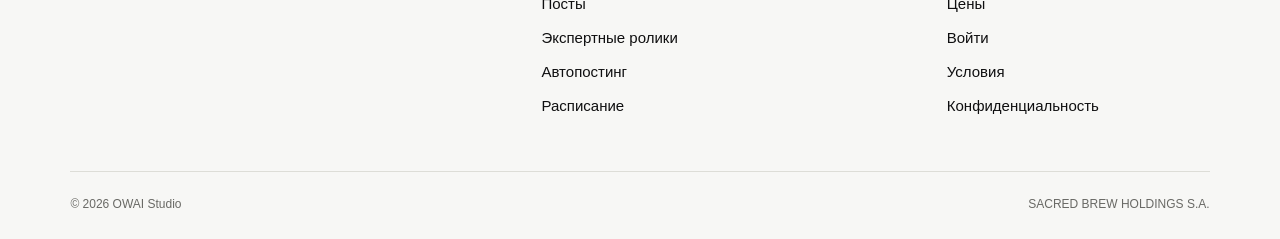
<file: public/carousel/index.html>
<!doctype html><html lang="ru"><head><meta charset="utf-8"><meta name="viewport" content="width=device-width, initial-scale=1"><meta name="theme-color" content="#f7f7f5"><title>Карусели для социальных сетей — OWAI Studio</title><meta name="description" content="Связные истории в карточках: примеры каруселей OWAI, структура и визуальная подача."><link rel="canonical" href="https://owai.studio/carousel/"><meta property="og:title" content="Карусели для социальных сетей — OWAI Studio"><meta property="og:description" content="Связные истории в карточках: примеры каруселей OWAI, структура и визуальная подача."><meta property="og:type" content="website"><meta property="og:url" content="https://owai.studio/carousel/"><link rel="icon" href="../assets/favicon.svg" type="image/svg+xml"><link rel="stylesheet" href="../styles.css"><link rel="stylesheet" href="../product.css?v=20260909-menu1"><script src="../common.js?v=20260909-menu1" defer></script><script src="../site.js" defer></script><link rel="stylesheet" href="../creator-nav.css?v=20260918-creators1"></head><body class="product-page"><a class="skip-link" href="#main">Перейти к содержимому</a><header class="header unified-header"><a class="wordmark" href="../" aria-label="OWAI — главная"><span aria-hidden="true">||</span>OWAI</a><nav class="navigation unified-nav" id="navigation" aria-label="Главное меню"><div class="product-menu" data-menu="features"><div class="product-menu-label" data-active="true"><button class="menu-category" type="button" data-menu-toggle aria-expanded="false" aria-controls="features-dropdown">Возможности<span class="chevron" aria-hidden="true"></span></button></div><div class="product-dropdown nav-dropdown" id="features-dropdown" hidden><div class="dropdown-links"><a href="../trends/"><span><b>Тренды</b><small>Темы и ракурсы для вашего контента</small></span></a><a href="../avatar/"><span><b>Аватар · карта персонажа</b><small>Карта персонажа и узнаваемый образ</small></span></a><a href="../carousel/" aria-current="page"><span><b>Карусели</b><small>Истории, которые хочется листать</small></span></a><a href="../posts/"><span><b>Посты и картинки</b><small>Тексты, подписи и изображения в вашем стиле</small></span></a><a href="../expert-videos/"><span><b>Экспертные ролики</b><small>Ваши мысли, образ и голос</small></span></a></div></div></div><div class="product-menu" data-menu="publishing"><div class="product-menu-label" data-active="false"><button class="menu-category" type="button" data-menu-toggle aria-expanded="false" aria-controls="publishing-dropdown">Публикация<span class="chevron" aria-hidden="true"></span></button></div><div class="product-dropdown nav-dropdown" id="publishing-dropdown" hidden><div class="dropdown-links"><a href="../autoposting/"><span><b>Автопостинг</b><small>Выход контента в подключённых соцсетях</small></span></a><a href="../scheduled-posts/"><span><b>Отложенные публикации</b><small>Даты, время и очередь публикаций</small></span></a><a href="../socials/"><span><b>Какие соцсети поддерживаем</b><small>Форматы под каждую площадку</small></span></a></div></div></div><div class="product-menu" data-menu="business"><div class="product-menu-label" data-active="false"><button class="menu-category" type="button" data-menu-toggle aria-expanded="false" aria-controls="business-dropdown">Для бизнеса<span class="chevron" aria-hidden="true"></span></button></div><div class="product-dropdown nav-dropdown" id="business-dropdown" hidden><div class="dropdown-links"><a href="../b2b/brand-dna/"><span><b>ДНК бренда</b><small>Характер, голос и визуальные правила</small></span></a><a href="../b2b/content-topics/"><span><b>Темы из операционки</b><small>События, опыт команды и вопросы клиентов</small></span></a><a href="../b2b/data-security/"><span><b>Безопасность данных</b><small>Согласованные источники и доступы</small></span></a><a href="../b2b/realistic-content/"><span><b>Гиперреалистичный контент</b><small>Свет, фактура и визуальные детали</small></span></a></div><a class="dropdown-overview" href="../b2b/">OWAI для бизнеса <span aria-hidden="true">↗</span></a></div></div><a href="../#examples">Примеры</a><a href="../#price">Цены</a><a class="nav-creators" href="../creators/">Ищем креаторов<span aria-hidden="true">↗</span></a></nav><div class="nav-account"><a class="nav-signin" href="https://owai.studio/signin">Вход</a><a class="nav-start" href="https://owai.studio/signup">Начать</a></div><button class="menu-toggle" type="button" aria-expanded="false" aria-controls="navigation" aria-label="Меню"><span class="menu-toggle-label">Меню</span><span aria-hidden="true">+</span></button><noscript><style>.unified-header{height:auto!important;flex-wrap:wrap;padding-top:16px;padding-bottom:16px}.unified-header .unified-nav{display:flex!important;position:static!important;flex-basis:100%;order:3;max-height:none;flex-wrap:wrap;align-items:stretch}.unified-header .product-menu{position:static;flex:1 1 280px}.unified-header .nav-dropdown[hidden]{display:block!important;position:static!important;width:auto;min-width:0;max-height:none;box-shadow:none;border:0}.unified-header .menu-category{pointer-events:none}.unified-header .menu-category .chevron,.unified-header .menu-toggle{display:none!important}</style></noscript></header><main id="main"><section class="p-hero section-pad"><a class="breadcrumbs" href="../">Продукт <span>/ Карусели</span></a><h1>Есть история.<br><em>Листайте.</em></h1><div class="p-hero-bottom"><p>Карусель раскрывает мысль шаг за шагом. Обложка приглашает начать, каждый следующий слайд продолжает историю, а финал помогает сделать вывод.</p><a class="button button-dark" href="#example">Посмотреть пример<span aria-hidden="true">↗</span></a></div></section>
 <section class="section-pad page-gallery" id="example"><div class="series-tabs" role="tablist" aria-label="Примеры каруселей"><button type="button" id="tab-product" role="tab" aria-controls="panel-product" aria-selected="true" tabindex="0" data-series="product">О продукте<span>05</span></button><button type="button" id="tab-story" role="tab" aria-controls="panel-story" aria-selected="false" tabindex="-1" data-series="story">Визуальная история<span>05</span></button><button type="button" id="tab-expert" role="tab" aria-controls="panel-expert" aria-selected="false" tabindex="-1" data-series="expert">Личный бренд<span>03</span></button></div><div class="series-panel" id="panel-product" data-gallery="product" role="tabpanel" aria-labelledby="tab-product" ><div class="carousel" tabindex="0" aria-label="О продукте. Прокрутите вправо"><button class="slide" type="button" data-caption="О продукте · 1 из 5"><img class="" src="../assets/product-01.webp" width="960" height="1280" alt="О продукте, слайд 1" loading="lazy" decoding="async"><span>01 / 05<b aria-hidden="true">↗</b></span></button><button class="slide" type="button" data-caption="О продукте · 2 из 5"><img class="" src="../assets/product-02.webp" width="960" height="1280" alt="О продукте, слайд 2" loading="lazy" decoding="async"><span>02 / 05<b aria-hidden="true">↗</b></span></button><button class="slide" type="button" data-caption="О продукте · 3 из 5"><img class="" src="../assets/product-03.webp" width="960" height="1280" alt="О продукте, слайд 3" loading="lazy" decoding="async"><span>03 / 05<b aria-hidden="true">↗</b></span></button><button class="slide" type="button" data-caption="О продукте · 4 из 5"><img class="" src="../assets/product-04.webp" width="960" height="1280" alt="О продукте, слайд 4" loading="lazy" decoding="async"><span>04 / 05<b aria-hidden="true">↗</b></span></button><button class="slide" type="button" data-caption="О продукте · 5 из 5"><img class="" src="../assets/product-05.webp" width="960" height="1280" alt="О продукте, слайд 5" loading="lazy" decoding="async"><span>05 / 05<b aria-hidden="true">↗</b></span></button></div><div class="carousel-footer"><p>О продукте<br><span>Образ, единая типографика и последовательная подача.</span></p><div class="carousel-controls"><button type="button" data-scroll="-1" aria-label="Предыдущие слайды">←</button><button type="button" data-scroll="1" aria-label="Следующие слайды">→</button></div></div></div><div class="series-panel" id="panel-story" data-gallery="story" role="tabpanel" aria-labelledby="tab-story" hidden><div class="carousel" tabindex="0" aria-label="Визуальная история. Прокрутите вправо"><button class="slide" type="button" data-caption="Визуальная история · 1 из 5"><img class="" src="../assets/story-01.webp" width="960" height="1280" alt="Визуальная история, слайд 1" loading="lazy" decoding="async"><span>01 / 05<b aria-hidden="true">↗</b></span></button><button class="slide" type="button" data-caption="Визуальная история · 2 из 5"><img class="" src="../assets/story-02.webp" width="960" height="1280" alt="Визуальная история, слайд 2" loading="lazy" decoding="async"><span>02 / 05<b aria-hidden="true">↗</b></span></button><button class="slide" type="button" data-caption="Визуальная история · 3 из 5"><img class="" src="../assets/story-03.webp" width="960" height="1280" alt="Визуальная история, слайд 3" loading="lazy" decoding="async"><span>03 / 05<b aria-hidden="true">↗</b></span></button><button class="slide" type="button" data-caption="Визуальная история · 4 из 5"><img class="" src="../assets/story-04.webp" width="960" height="1280" alt="Визуальная история, слайд 4" loading="lazy" decoding="async"><span>04 / 05<b aria-hidden="true">↗</b></span></button><button class="slide" type="button" data-caption="Визуальная история · 5 из 5"><img class="" src="../assets/story-05.webp" width="960" height="1280" alt="Визуальная история, слайд 5" loading="lazy" decoding="async"><span>05 / 05<b aria-hidden="true">↗</b></span></button></div><div class="carousel-footer"><p>Визуальная история<br><span>Персонаж и смена сцен поддерживают рассказ на английском.</span></p><div class="carousel-controls"><button type="button" data-scroll="-1" aria-label="Предыдущие слайды">←</button><button type="button" data-scroll="1" aria-label="Следующие слайды">→</button></div></div></div><div class="series-panel" id="panel-expert" data-gallery="expert" role="tabpanel" aria-labelledby="tab-expert" hidden><div class="carousel" tabindex="0" aria-label="Личный бренд. Прокрутите вправо"><button class="slide" type="button" data-caption="Личный бренд · 1 из 3"><img class="" src="../assets/expert-01.webp" width="960" height="1280" alt="Личный бренд, слайд 1" loading="lazy" decoding="async"><span>01 / 03<b aria-hidden="true">↗</b></span></button><button class="slide" type="button" data-caption="Личный бренд · 2 из 3"><img class="" src="../assets/expert-02.webp" width="960" height="1280" alt="Личный бренд, слайд 2" loading="lazy" decoding="async"><span>02 / 03<b aria-hidden="true">↗</b></span></button><button class="slide" type="button" data-caption="Личный бренд · 3 из 3"><img class="" src="../assets/expert-03.webp" width="960" height="1280" alt="Личный бренд, слайд 3" loading="lazy" decoding="async"><span>03 / 03<b aria-hidden="true">↗</b></span></button></div><div class="carousel-footer"><p>Личный бренд<br><span>Одна тема раскрывается через тезисы и образ эксперта.</span></p><div class="carousel-controls"><button type="button" data-scroll="-1" aria-label="Предыдущие слайды">←</button><button type="button" data-scroll="1" aria-label="Следующие слайды">→</button></div></div></div></section>
 <section class="section-pad"><div class="section-heading"><span class="eyebrow">ВНУТРИ КАЖДОЙ КАРУСЕЛИ</span><h2>Читатель понимает,<br>зачем листать <em>дальше.</em></h2></div><div class="three-points"><article><span class="index">01</span><h3>Обложка</h3><p>Одна ясная мысль, вопрос или обещание полезного разбора. Крупный текст, который читается с телефона.</p></article><article><span class="index">02</span><h3>Развитие</h3><p>Каждый слайд добавляет новый аргумент, пример или шаг. Визуальная подача связывает их в одну серию.</p></article><article><span class="index">03</span><h3>Завершение</h3><p>Финальный слайд собирает вывод и даёт понятный следующий шаг: подумать, сохранить или продолжить разговор.</p></article></div></section>
 <section class="section-pad process-media"><div class="section-heading"><span class="eyebrow">ОТ СМЫСЛА К ФОРМЕ</span><h2>Сначала — история.<br>Затем — <em>её ритм.</em></h2></div><figure class="media-brief " id="media-m09" data-media-id="M09"><div class="brief-top"><span>НУЖНО СОЗДАТЬ МЕДИА</span><b>M09</b></div><div class="brief-center"><span class="brief-kind">ЗАПИСЬ ЭКРАНА · 12–15 СЕК</span><h3>Как история становится каруселью</h3><p>Связать красивый результат с понятным процессом: смысл и последовательность задают карусель.</p></div><details class="brief-details"><summary>Что подготовить <span>+</span></summary><dl><dt>Сцена</dt><dd>Одна тема и короткая структура в настоящем редакторе. Затем — готовая последовательность из пяти слайдов: обложка, раскрытие, пример, вывод и следующий шаг. Использовать одну из существующих серий и показать редактирование одного слайда.</dd><dt>Ощущение</dt><dd>Удовольствие от связной истории и уверенность «я могу это повторить».</dd><dt>Формат</dt><dd>16:10 / 4:5. Светлый фон, чёрная типографика, оранжевый акцент OWAI. Мелкий текст интерфейса показывать крупным планом.</dd></dl></details></figure></section>
 <section class="section-pad text-focus"><span class="eyebrow">ПОД ЗАДАЧУ ПУБЛИКАЦИИ</span><h2>Объяснить продукт.<br>Поделиться опытом.<br><em>Развернуть мысль.</em></h2><p>Тему, количество слайдов и формат изображения выбирайте под площадку и объём истории. Связная карусель держится на содержании и читаемой вёрстке.</p><a class="text-link" href="../socials/">Где использовать карусели <span>↗</span></a></section>
 <section class="p-faq section-pad"><div class="section-heading"><span class="eyebrow">ВОПРОСЫ</span><h2>Перед первым<br>результатом.</h2></div><div class="p-faq-list"><details><summary>Что нужно для первой карусели?<span>+</span></summary><p>Тема, основная мысль и понимание, к чему должен прийти читатель. Если есть факты или собственные примеры, добавьте их в исходные материалы.</p></details><details><summary>Нужен ли персонаж на каждом слайде?<span>+</span></summary><p>Нет. Персонаж помогает вести историю, но часть слайдов может быть текстовой, предметной или атмосферной. Важнее сохранить смысл и визуальную связь.</p></details><details><summary>Можно использовать карусель вне Instagram?<span>+</span></summary><p>Карточки можно адаптировать под площадки, которые поддерживают серию изображений. Пропорции, объём текста и способ публикации нужно учитывать отдельно.</p></details></div></section>
 <section class="next-page section-pad"><div><span class="eyebrow">ПРОДОЛЖИТЬ ЗНАКОМСТВО</span><h2>Готовую серию —<br><em>в расписание.</em></h2><p>Выберите день, время и место карусели среди других публикаций.</p></div><a class="button button-dark" href="../scheduled-posts/">Перейти<span aria-hidden="true">↗</span></a></section>
 </main><footer class="site-footer"><div class="footer-brand"><a class="wordmark" href="../"><span aria-hidden="true">||</span>OWAI</a><p>Ваши идеи, образ и голос.<br>Контент для социальных сетей.</p></div><div class="footer-product"><span class="eyebrow">ПРОДУКТ</span><a href="../trends/">Тренды</a><a href="../avatar/">Аватар</a><a href="../carousel/">Карусели</a><a href="../posts/">Посты</a><a href="../expert-videos/">Экспертные ролики</a><a href="../autoposting/">Автопостинг</a><a href="../scheduled-posts/">Расписание</a></div><div class="footer-more"><span class="eyebrow">OWAI STUDIO</span><a href="../b2b/">Для бизнеса</a><a href="../socials/">Соцсети и форматы</a><a href="../#examples">Примеры</a><a href="../#price">Цены</a><a href="https://owai.studio/signin">Войти</a><a href="https://owai.studio/terms">Условия</a><a href="https://owai.studio/privacy">Конфиденциальность</a></div><div class="footer-base"><span>© 2026 OWAI Studio</span><span>SACRED BREW HOLDINGS S.A.</span></div></footer><dialog id="gallery-dialog" aria-label="Просмотр слайда"><div class="dialog-top"><span id="dialog-caption"></span><button id="dialog-close" type="button" aria-label="Закрыть просмотр">✕</button></div><div class="dialog-media"><img id="dialog-image" alt=""></div><div class="dialog-bottom"><button id="dialog-prev" type="button" aria-label="Предыдущий слайд">←</button><span>Листайте стрелками или свайпом</span><button id="dialog-next" type="button" aria-label="Следующий слайд">→</button></div></dialog><noscript><style>.series-panel[hidden]{display:block!important;margin-top:44px}.series-tabs,.carousel-controls,.motion-toggle,.menu-toggle{display:none!important}.unified-nav{display:flex!important}.product-dropdown[hidden]{display:block!important;position:static;box-shadow:none}.dropdown-intro{display:none}.product-menu{position:static}.header{position:relative;height:auto;align-items:start;padding-top:20px;padding-bottom:20px}.unified-nav{flex-wrap:wrap}</style></noscript></body></html>
</file>
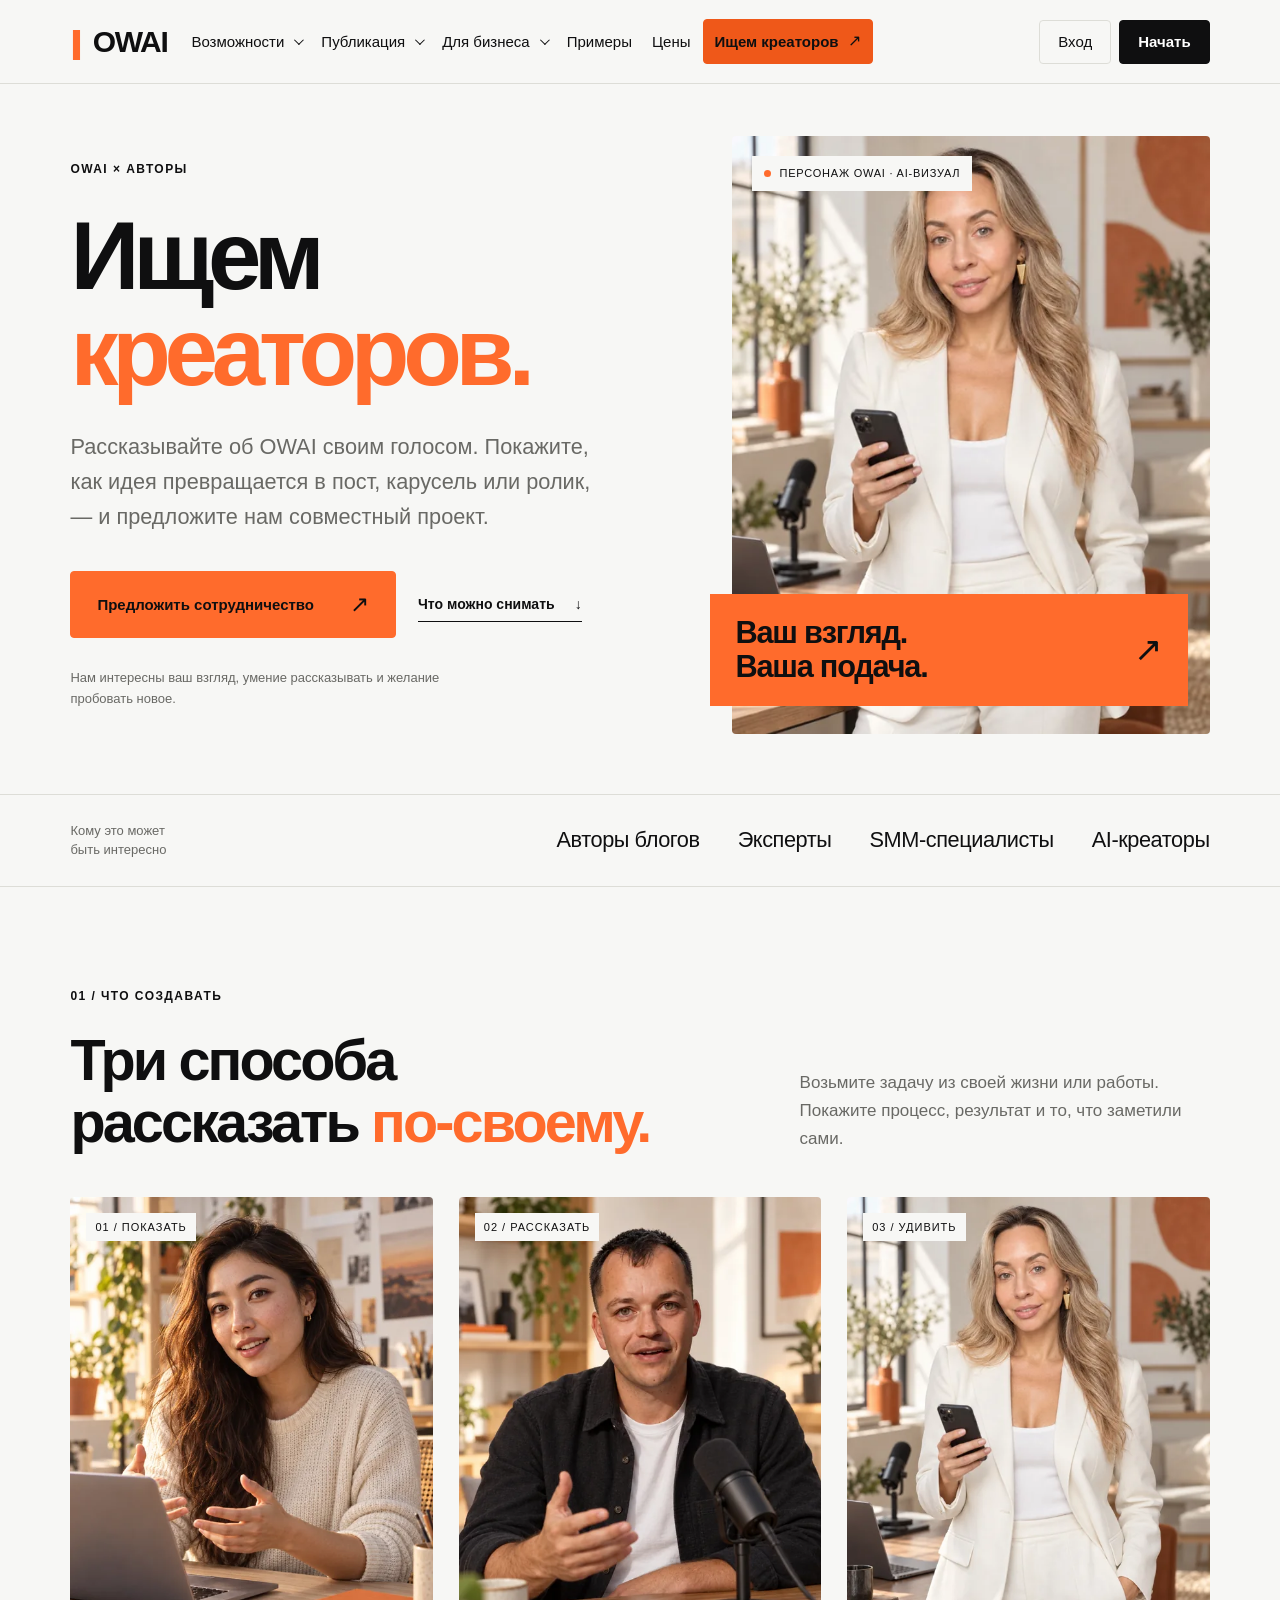
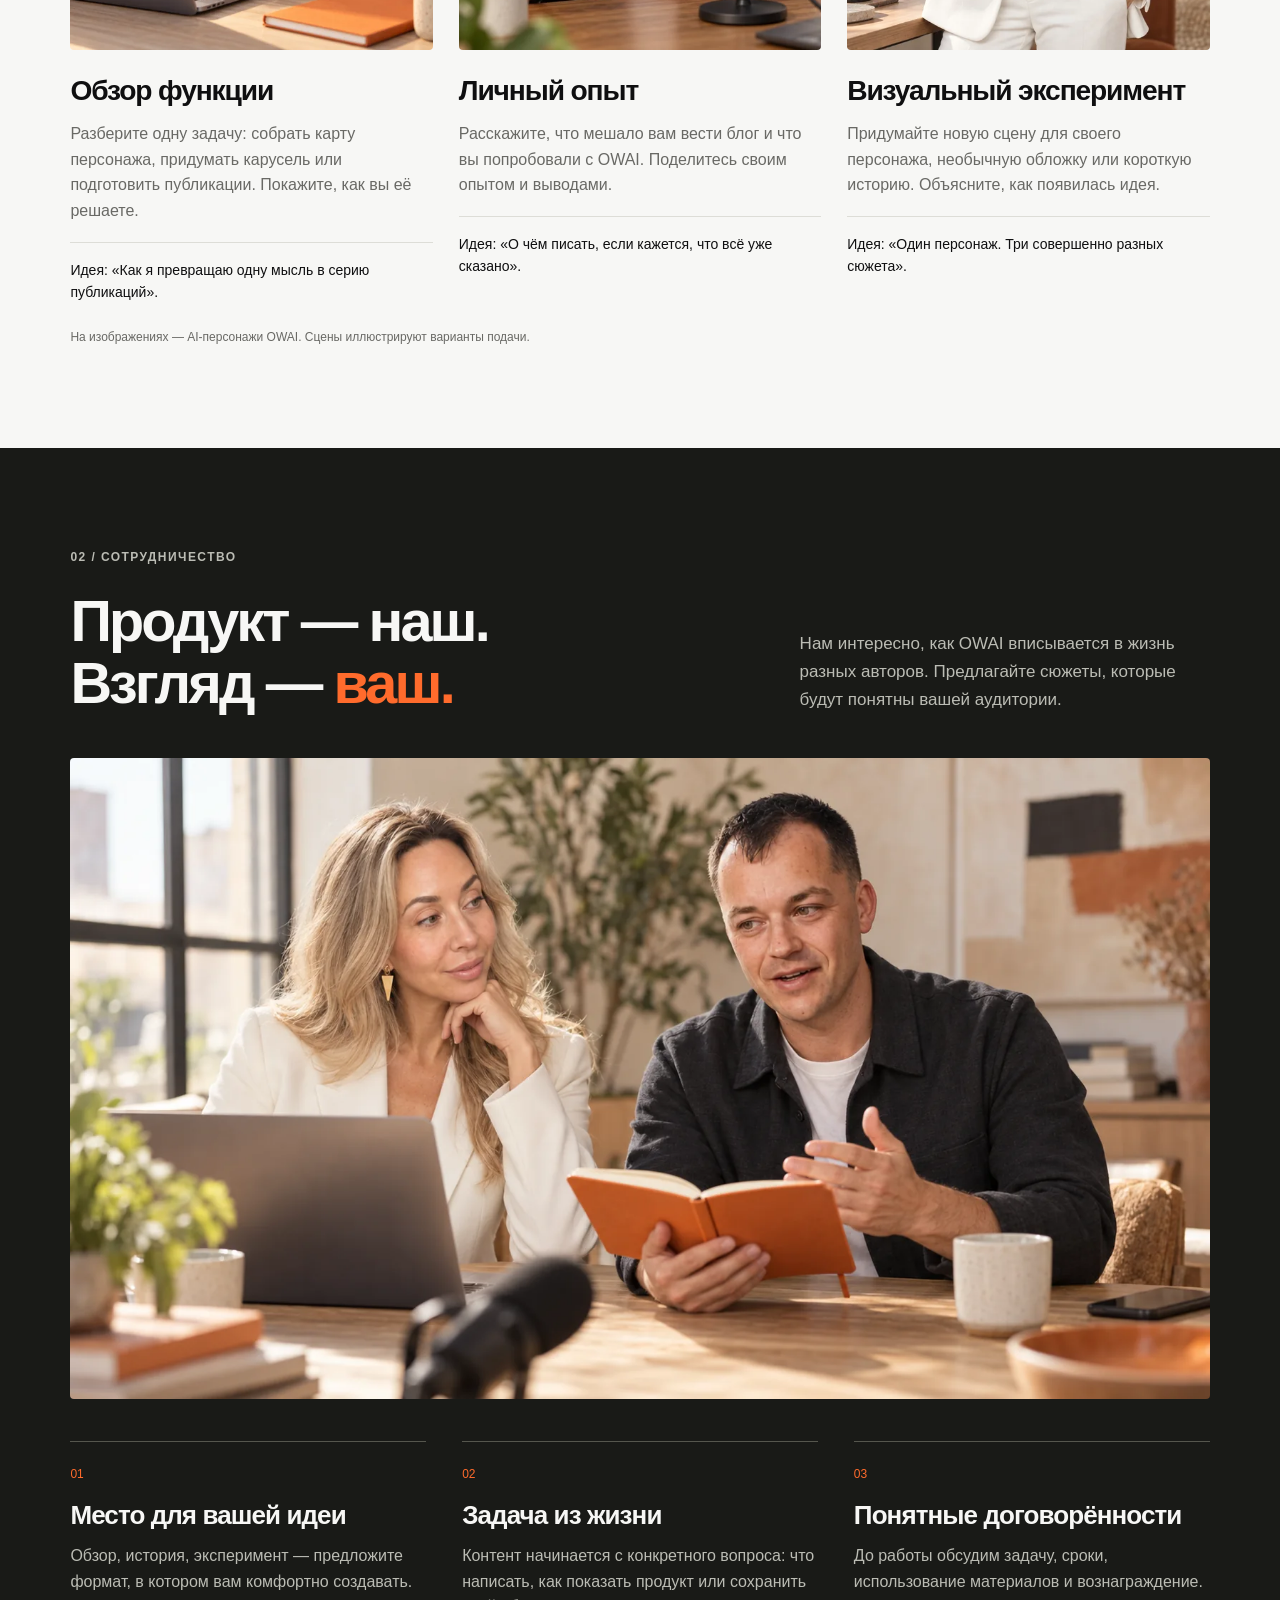
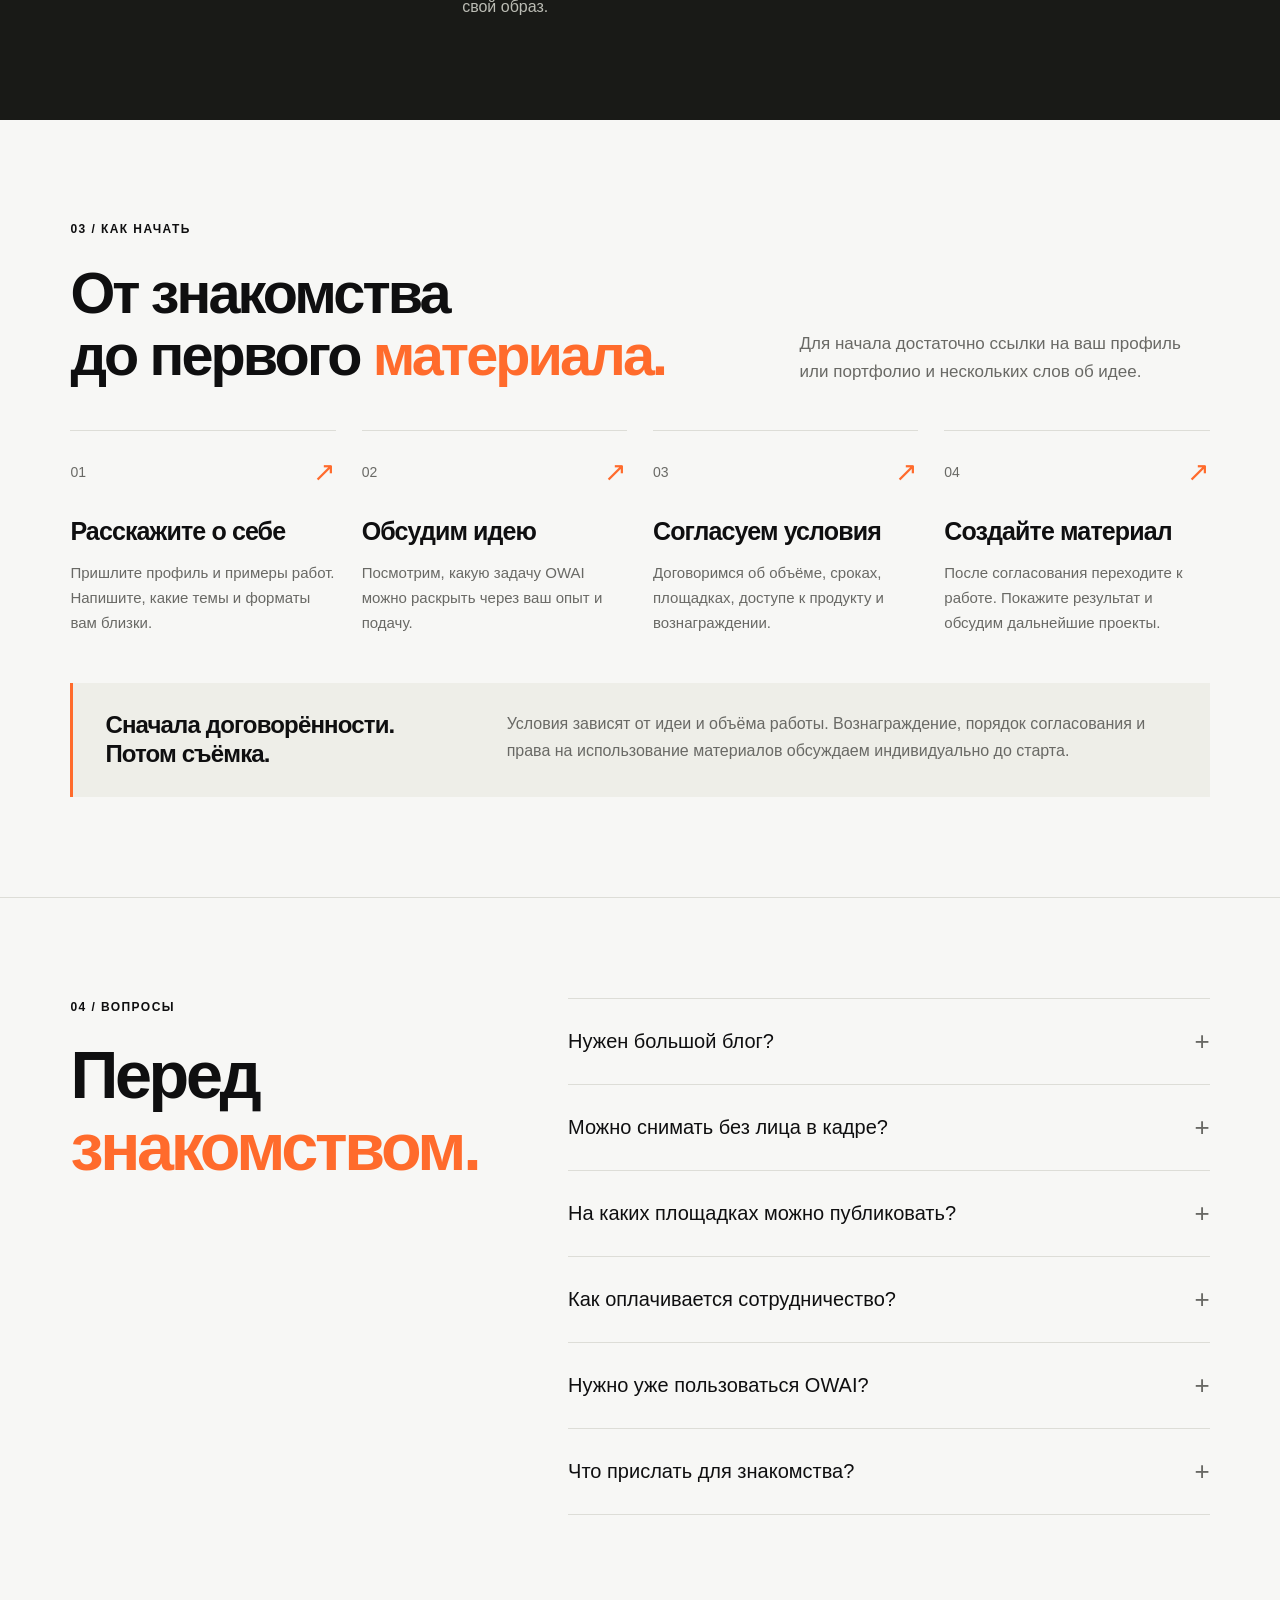
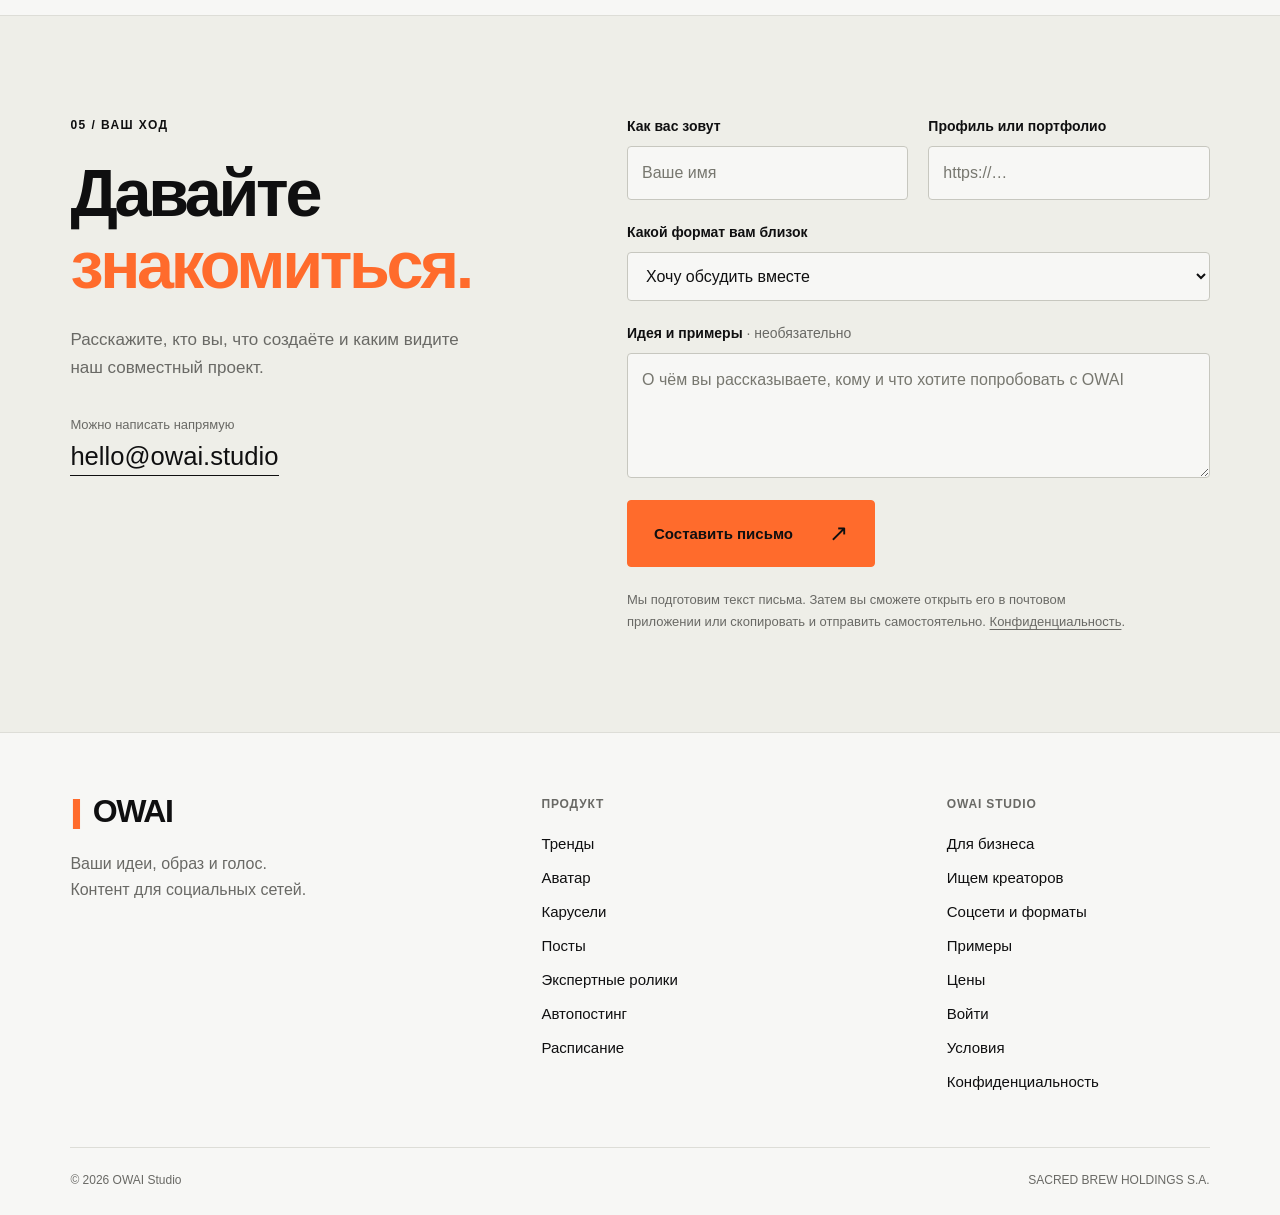
<file: public/creators/index.html>
<!doctype html>
<html lang="ru">
<head>
<meta charset="utf-8">
<meta name="viewport" content="width=device-width, initial-scale=1">
<meta name="theme-color" content="#f7f7f5">
<title>Ищем креаторов — сотрудничество с OWAI</title>
<meta name="description" content="Создавайте обзоры, делитесь опытом и предлагайте визуальные эксперименты с OWAI. Расскажите о себе и обсудите сотрудничество с командой.">
<link rel="canonical" href="https://owai.studio/creators/">
<meta property="og:title" content="Ищем креаторов — OWAI">
<meta property="og:description" content="Ваш взгляд. Ваша подача. Создавайте контент об OWAI и предложите нам совместный проект.">
<meta property="og:type" content="website">
<meta property="og:url" content="https://owai.studio/creators/">
<meta property="og:image" content="https://dexartteam.github.io/owaistudio/public/assets/creators/creator-together.webp">
<meta property="og:image:width" content="1600">
<meta property="og:image:height" content="900">
<meta property="og:image:alt" content="Персонажи OWAI обсуждают идеи для контента">
<link rel="icon" href="../assets/favicon.svg" type="image/svg+xml">
<link rel="stylesheet" href="../styles.css">
<link rel="stylesheet" href="../product.css?v=20260918-inner1">
<link rel="stylesheet" href="../creator-nav.css?v=20260918-creators1">
<link rel="stylesheet" href="../creators.css?v=20260918-creators1">
<script src="../common.js?v=20260909-menu1" defer></script>
<script src="../creators.js?v=20260918-creators1" defer></script>
</head>
<body class="product-page creators-page">
<a class="skip-link" href="#main">Перейти к содержимому</a>
<header class="header unified-header"><a class="wordmark" href="../" aria-label="OWAI — главная"><span aria-hidden="true">||</span>OWAI</a><nav class="navigation unified-nav" id="navigation" aria-label="Главное меню"><div class="product-menu" data-menu="features"><div class="product-menu-label" data-active="false"><button class="menu-category" type="button" data-menu-toggle aria-expanded="false" aria-controls="features-dropdown">Возможности<span class="chevron" aria-hidden="true"></span></button></div><div class="product-dropdown nav-dropdown" id="features-dropdown" hidden><div class="dropdown-links"><a href="../trends/"><span><b>Тренды</b><small>Темы и ракурсы для вашего контента</small></span></a><a href="../avatar/"><span><b>Аватар · карта персонажа</b><small>Карта персонажа и узнаваемый образ</small></span></a><a href="../carousel/"><span><b>Карусели</b><small>Истории, которые хочется листать</small></span></a><a href="../posts/"><span><b>Посты и картинки</b><small>Тексты, подписи и изображения в вашем стиле</small></span></a><a href="../expert-videos/"><span><b>Экспертные ролики</b><small>Ваши мысли, образ и голос</small></span></a></div></div></div><div class="product-menu" data-menu="publishing"><div class="product-menu-label" data-active="false"><button class="menu-category" type="button" data-menu-toggle aria-expanded="false" aria-controls="publishing-dropdown">Публикация<span class="chevron" aria-hidden="true"></span></button></div><div class="product-dropdown nav-dropdown" id="publishing-dropdown" hidden><div class="dropdown-links"><a href="../autoposting/"><span><b>Автопостинг</b><small>Выход контента в подключённых соцсетях</small></span></a><a href="../scheduled-posts/"><span><b>Отложенные публикации</b><small>Даты, время и очередь публикаций</small></span></a><a href="../socials/"><span><b>Какие соцсети поддерживаем</b><small>Форматы под каждую площадку</small></span></a></div></div></div><div class="product-menu" data-menu="business"><div class="product-menu-label" data-active="false"><button class="menu-category" type="button" data-menu-toggle aria-expanded="false" aria-controls="business-dropdown">Для бизнеса<span class="chevron" aria-hidden="true"></span></button></div><div class="product-dropdown nav-dropdown" id="business-dropdown" hidden><div class="dropdown-links"><a href="../b2b/brand-dna/"><span><b>ДНК бренда</b><small>Характер, голос и визуальные правила</small></span></a><a href="../b2b/content-topics/"><span><b>Темы из операционки</b><small>События, опыт команды и вопросы клиентов</small></span></a><a href="../b2b/data-security/"><span><b>Безопасность данных</b><small>Согласованные источники и доступы</small></span></a><a href="../b2b/realistic-content/"><span><b>Гиперреалистичный контент</b><small>Свет, фактура и визуальные детали</small></span></a></div><a class="dropdown-overview" href="../b2b/">OWAI для бизнеса <span aria-hidden="true">↗</span></a></div></div><a href="../#examples">Примеры</a><a href="../#price">Цены</a><a class="nav-creators" href="../creators/" aria-current="page">Ищем креаторов<span aria-hidden="true">↗</span></a></nav><div class="nav-account"><a class="nav-signin" href="https://owai.studio/signin">Вход</a><a class="nav-start" href="https://owai.studio/signup">Начать</a></div><button class="menu-toggle" type="button" aria-expanded="false" aria-controls="navigation" aria-label="Меню"><span class="menu-toggle-label">Меню</span><span aria-hidden="true">+</span></button><noscript><style>.unified-header{height:auto!important;flex-wrap:wrap;padding-top:16px;padding-bottom:16px}.unified-header .unified-nav{display:flex!important;position:static!important;flex-basis:100%;order:3;max-height:none;flex-wrap:wrap;align-items:stretch}.unified-header .product-menu{position:static;flex:1 1 280px}.unified-header .nav-dropdown[hidden]{display:block!important;position:static!important;width:auto;min-width:0;max-height:none;box-shadow:none;border:0}.unified-header .menu-category{pointer-events:none}.unified-header .menu-category .chevron,.unified-header .menu-toggle{display:none!important}</style></noscript></header>
<main id="main">
  <section class="creator-section creator-hero" aria-labelledby="creator-title">
    <div>
      <span class="creator-kicker">OWAI × АВТОРЫ</span>
      <h1 id="creator-title">Ищем<br><em>креаторов.</em></h1>
      <p class="creator-lead">Рассказывайте об OWAI своим голосом. Покажите, как идея превращается в пост, карусель или ролик, — и предложите нам совместный проект.</p>
      <div class="creator-actions">
        <a class="button creator-button" href="#join">Предложить сотрудничество<span aria-hidden="true">↗</span></a>
        <a class="creator-text-link" href="#formats">Что можно снимать<span aria-hidden="true">↓</span></a>
      </div>
      <p class="creator-hero-note">Нам интересны ваш взгляд, умение рассказывать и желание пробовать новое.</p>
    </div>
    <figure class="creator-hero-visual">
      <img src="../assets/creators/creator-hero.webp" srcset="../assets/creators/creator-hero-small.webp 560w, ../assets/creators/creator-hero.webp 1120w" sizes="(max-width:700px) 90vw, 42vw" width="1120" height="1400" alt="Знакомая героиня OWAI с телефоном в светлой студии" fetchpriority="high" decoding="async">
      <span class="creator-photo-label">Персонаж OWAI · AI-визуал</span>
      <figcaption class="creator-image-caption"><strong>Ваш взгляд.<br>Ваша подача.</strong><span aria-hidden="true">↗</span></figcaption>
    </figure>
  </section>

  <div class="creator-audience" aria-label="Кого мы ищем">
    <span>Кому это может<br>быть интересно</span>
    <ul><li>Авторы блогов</li><li>Эксперты</li><li>SMM-специалисты</li><li>AI-креаторы</li></ul>
  </div>

  <section class="creator-section" id="formats" aria-labelledby="formats-title">
    <div class="creator-section-head">
      <div><span class="creator-kicker">01 / ЧТО СОЗДАВАТЬ</span><h2 id="formats-title">Три способа<br>рассказать <em>по-своему.</em></h2></div>
      <p>Возьмите задачу из своей жизни или работы. Покажите процесс, результат и то, что заметили сами.</p>
    </div>
    <div class="creator-format-grid">
      <article class="creator-format">
        <figure class="creator-format-media"><img src="../assets/creators/creator-process.webp" srcset="../assets/creators/creator-process-small.webp 560w, ../assets/creators/creator-process.webp 1120w" sizes="(max-width:700px) 90vw, 30vw" width="1120" height="1400" alt="Героиня бизнес-страницы OWAI объясняет идею за ноутбуком" loading="lazy" decoding="async"><span>01 / ПОКАЗАТЬ</span></figure>
        <h3>Обзор функции</h3><p>Разберите одну задачу: собрать карту персонажа, придумать карусель или подготовить публикации. Покажите, как вы её решаете.</p>
        <p class="creator-format-idea">Идея: «Как я превращаю одну мысль в серию публикаций».</p>
      </article>
      <article class="creator-format">
        <figure class="creator-format-media"><img src="../assets/creators/creator-story.webp" srcset="../assets/creators/creator-story-small.webp 560w, ../assets/creators/creator-story.webp 1120w" sizes="(max-width:700px) 90vw, 30vw" width="1120" height="1400" alt="Мужской персонаж OWAI записывает разговор у микрофона" loading="lazy" decoding="async"><span>02 / РАССКАЗАТЬ</span></figure>
        <h3>Личный опыт</h3><p>Расскажите, что мешало вам вести блог и что вы попробовали с OWAI. Поделитесь своим опытом и выводами.</p>
        <p class="creator-format-idea">Идея: «О чём писать, если кажется, что всё уже сказано».</p>
      </article>
      <article class="creator-format">
        <figure class="creator-format-media"><img src="../assets/creators/creator-hero.webp" srcset="../assets/creators/creator-hero-small.webp 560w, ../assets/creators/creator-hero.webp 1120w" sizes="(max-width:700px) 90vw, 30vw" width="1120" height="1400" alt="Героиня OWAI в новой сцене с сохранённым узнаваемым образом" loading="lazy" decoding="async"><span>03 / УДИВИТЬ</span></figure>
        <h3>Визуальный эксперимент</h3><p>Придумайте новую сцену для своего персонажа, необычную обложку или короткую историю. Объясните, как появилась идея.</p>
        <p class="creator-format-idea">Идея: «Один персонаж. Три совершенно разных сюжета».</p>
      </article>
    </div>
    <p class="creator-media-note">На изображениях — AI-персонажи OWAI. Сцены иллюстрируют варианты подачи.</p>
  </section>

  <section class="creator-section creator-partnership" aria-labelledby="partnership-title">
    <div class="creator-section-head">
      <div><span class="creator-kicker">02 / СОТРУДНИЧЕСТВО</span><h2 id="partnership-title">Продукт — наш.<br>Взгляд — <em>ваш.</em></h2></div>
      <p>Нам интересно, как OWAI вписывается в жизнь разных авторов. Предлагайте сюжеты, которые будут понятны вашей аудитории.</p>
    </div>
    <figure class="creator-together"><img src="../assets/creators/creator-together.webp" srcset="../assets/creators/creator-together-small.webp 800w, ../assets/creators/creator-together.webp 1600w" sizes="90vw" width="1600" height="900" alt="Два персонажа OWAI обсуждают идеи за столом с ноутбуком и оранжевым блокнотом" loading="lazy" decoding="async"></figure>
    <div class="creator-benefits">
      <article><span>01</span><h3>Место для вашей идеи</h3><p>Обзор, история, эксперимент — предложите формат, в котором вам комфортно создавать.</p></article>
      <article><span>02</span><h3>Задача из жизни</h3><p>Контент начинается с конкретного вопроса: что написать, как показать продукт или сохранить свой образ.</p></article>
      <article><span>03</span><h3>Понятные договорённости</h3><p>До работы обсудим задачу, сроки, использование материалов и вознаграждение.</p></article>
    </div>
  </section>

  <section class="creator-section" id="how" aria-labelledby="how-title">
    <div class="creator-section-head">
      <div><span class="creator-kicker">03 / КАК НАЧАТЬ</span><h2 id="how-title">От знакомства<br>до первого <em>материала.</em></h2></div>
      <p>Для начала достаточно ссылки на ваш профиль или портфолио и нескольких слов об идее.</p>
    </div>
    <ol class="creator-steps">
      <li><span class="creator-step-number" aria-hidden="true"></span><h3>Расскажите о себе</h3><p>Пришлите профиль и примеры работ. Напишите, какие темы и форматы вам близки.</p></li>
      <li><span class="creator-step-number" aria-hidden="true"></span><h3>Обсудим идею</h3><p>Посмотрим, какую задачу OWAI можно раскрыть через ваш опыт и подачу.</p></li>
      <li><span class="creator-step-number" aria-hidden="true"></span><h3>Согласуем условия</h3><p>Договоримся об объёме, сроках, площадках, доступе к продукту и вознаграждении.</p></li>
      <li><span class="creator-step-number" aria-hidden="true"></span><h3>Создайте материал</h3><p>После согласования переходите к работе. Покажите результат и обсудим дальнейшие проекты.</p></li>
    </ol>
    <aside class="creator-terms-note"><h3>Сначала договорённости.<br>Потом съёмка.</h3><p>Условия зависят от идеи и объёма работы. Вознаграждение, порядок согласования и права на использование материалов обсуждаем индивидуально до старта.</p></aside>
  </section>

  <section class="creator-section creator-faq" aria-labelledby="faq-title">
    <div><span class="creator-kicker">04 / ВОПРОСЫ</span><h2 id="faq-title">Перед<br><em>знакомством.</em></h2></div>
    <div class="creator-faq-list">
      <details><summary>Нужен большой блог?</summary><p>Пришлите свой профиль, даже если вы только начинаете. Расскажите, для кого создаёте контент, и покажите несколько работ — так будет проще обсудить подходящий формат.</p></details>
      <details><summary>Можно снимать без лица в кадре?</summary><p>Да, можно предложить запись экрана, разбор с закадровым голосом, карусель или историю с AI-персонажем. Главное — понятная идея и ваша подача.</p></details>
      <details><summary>На каких площадках можно публиковать?</summary><p>Предложите площадку, на которой уже общаетесь со своей аудиторией: Instagram, TikTok, Telegram, YouTube, Threads, X или другую. Формат и место публикации согласуем вместе.</p></details>
      <details><summary>Как оплачивается сотрудничество?</summary><p>Вознаграждение и порядок оплаты обсуждаем индивидуально до начала работы. Они зависят от задачи, формата, объёма и условий использования материалов.</p></details>
      <details><summary>Нужно уже пользоваться OWAI?</summary><p>Можно начать со знакомства. Напишите, какую задачу хотите попробовать решить. Доступ к продукту и необходимые материалы обсудим вместе с условиями проекта.</p></details>
      <details><summary>Что прислать для знакомства?</summary><p>Ссылку на профиль или портфолио, примеры контента и короткую идею. Если конкретного сюжета пока нет, расскажите о своей теме и аудитории.</p></details>
    </div>
  </section>

  <section class="creator-section creator-join" id="join" aria-labelledby="join-title">
    <div class="creator-join-copy">
      <span class="creator-kicker">05 / ВАШ ХОД</span>
      <h2 id="join-title">Давайте<br><em>знакомиться.</em></h2>
      <p>Расскажите, кто вы, что создаёте и каким видите наш совместный проект.</p>
      <div class="creator-direct"><span>Можно написать напрямую</span><a href="mailto:hello@owai.studio?subject=%D0%9A%D1%80%D0%B5%D0%B0%D1%82%D0%BE%D1%80%20OWAI">hello@owai.studio</a></div>
    </div>
    <div>
      <form class="creator-form" data-creator-form aria-label="Подготовить письмо о сотрудничестве">
        <div class="creator-form-row">
          <div class="creator-field"><label for="creator-name">Как вас зовут</label><input id="creator-name" name="creator-name" autocomplete="name" maxlength="80" required placeholder="Ваше имя"></div>
          <div class="creator-field"><label for="creator-profile">Профиль или портфолио</label><input id="creator-profile" name="creator-profile" type="url" inputmode="url" autocomplete="url" maxlength="300" required placeholder="https://…"></div>
        </div>
        <div class="creator-field"><label for="creator-format">Какой формат вам близок</label><select id="creator-format" name="creator-format"><option>Хочу обсудить вместе</option><option>Обзор функции</option><option>Личный опыт</option><option>Визуальный эксперимент</option><option>Другая идея</option></select></div>
        <div class="creator-field"><label for="creator-idea">Идея и примеры <span>· необязательно</span></label><textarea id="creator-idea" name="creator-idea" maxlength="900" placeholder="О чём вы рассказываете, кому и что хотите попробовать с OWAI"></textarea></div>
        <button class="button creator-button" type="submit">Составить письмо<span aria-hidden="true">↗</span></button>
        <p class="creator-form-help">Мы подготовим текст письма. Затем вы сможете открыть его в почтовом приложении или скопировать и отправить самостоятельно. <a href="https://owai.studio/privacy">Конфиденциальность</a>.</p>
        <div class="creator-result" data-creator-result hidden>
          <h3>Письмо готово</h3>
          <p>Проверьте текст. Откройте письмо в почтовом приложении или скопируйте его и отправьте на hello@owai.studio самостоятельно.</p>
          <div class="creator-result-actions"><a class="button button-dark" data-creator-email href="mailto:hello@owai.studio">Открыть в почте<span aria-hidden="true">↗</span></a><button class="button creator-copy" data-creator-copy type="button">Скопировать письмо</button></div>
          <div class="creator-field"><label for="creator-message">Текст письма</label><textarea id="creator-message" data-creator-message readonly></textarea></div>
          <p class="creator-form-status" data-creator-status role="status" aria-live="polite"></p>
        </div>
      </form>
      <noscript><style>.creator-form{display:none!important}</style><p>Напишите на <a href="mailto:hello@owai.studio">hello@owai.studio</a>: укажите имя, ссылку на профиль и идею сотрудничества.</p></noscript>
    </div>
  </section>
</main>
<footer class="site-footer"><div class="footer-brand"><a class="wordmark" href="../"><span aria-hidden="true">||</span>OWAI</a><p>Ваши идеи, образ и голос.<br>Контент для социальных сетей.</p></div><div class="footer-product"><span class="eyebrow">ПРОДУКТ</span><a href="../trends/">Тренды</a><a href="../avatar/">Аватар</a><a href="../carousel/">Карусели</a><a href="../posts/">Посты</a><a href="../expert-videos/">Экспертные ролики</a><a href="../autoposting/">Автопостинг</a><a href="../scheduled-posts/">Расписание</a></div><div class="footer-more"><span class="eyebrow">OWAI STUDIO</span><a href="../b2b/">Для бизнеса</a><a href="./" aria-current="page">Ищем креаторов</a><a href="../socials/">Соцсети и форматы</a><a href="../#examples">Примеры</a><a href="../#price">Цены</a><a href="https://owai.studio/signin">Войти</a><a href="https://owai.studio/terms">Условия</a><a href="https://owai.studio/privacy">Конфиденциальность</a></div><div class="footer-base"><span>© 2026 OWAI Studio</span><span>SACRED BREW HOLDINGS S.A.</span></div></footer>
</body>
</html>
</file>
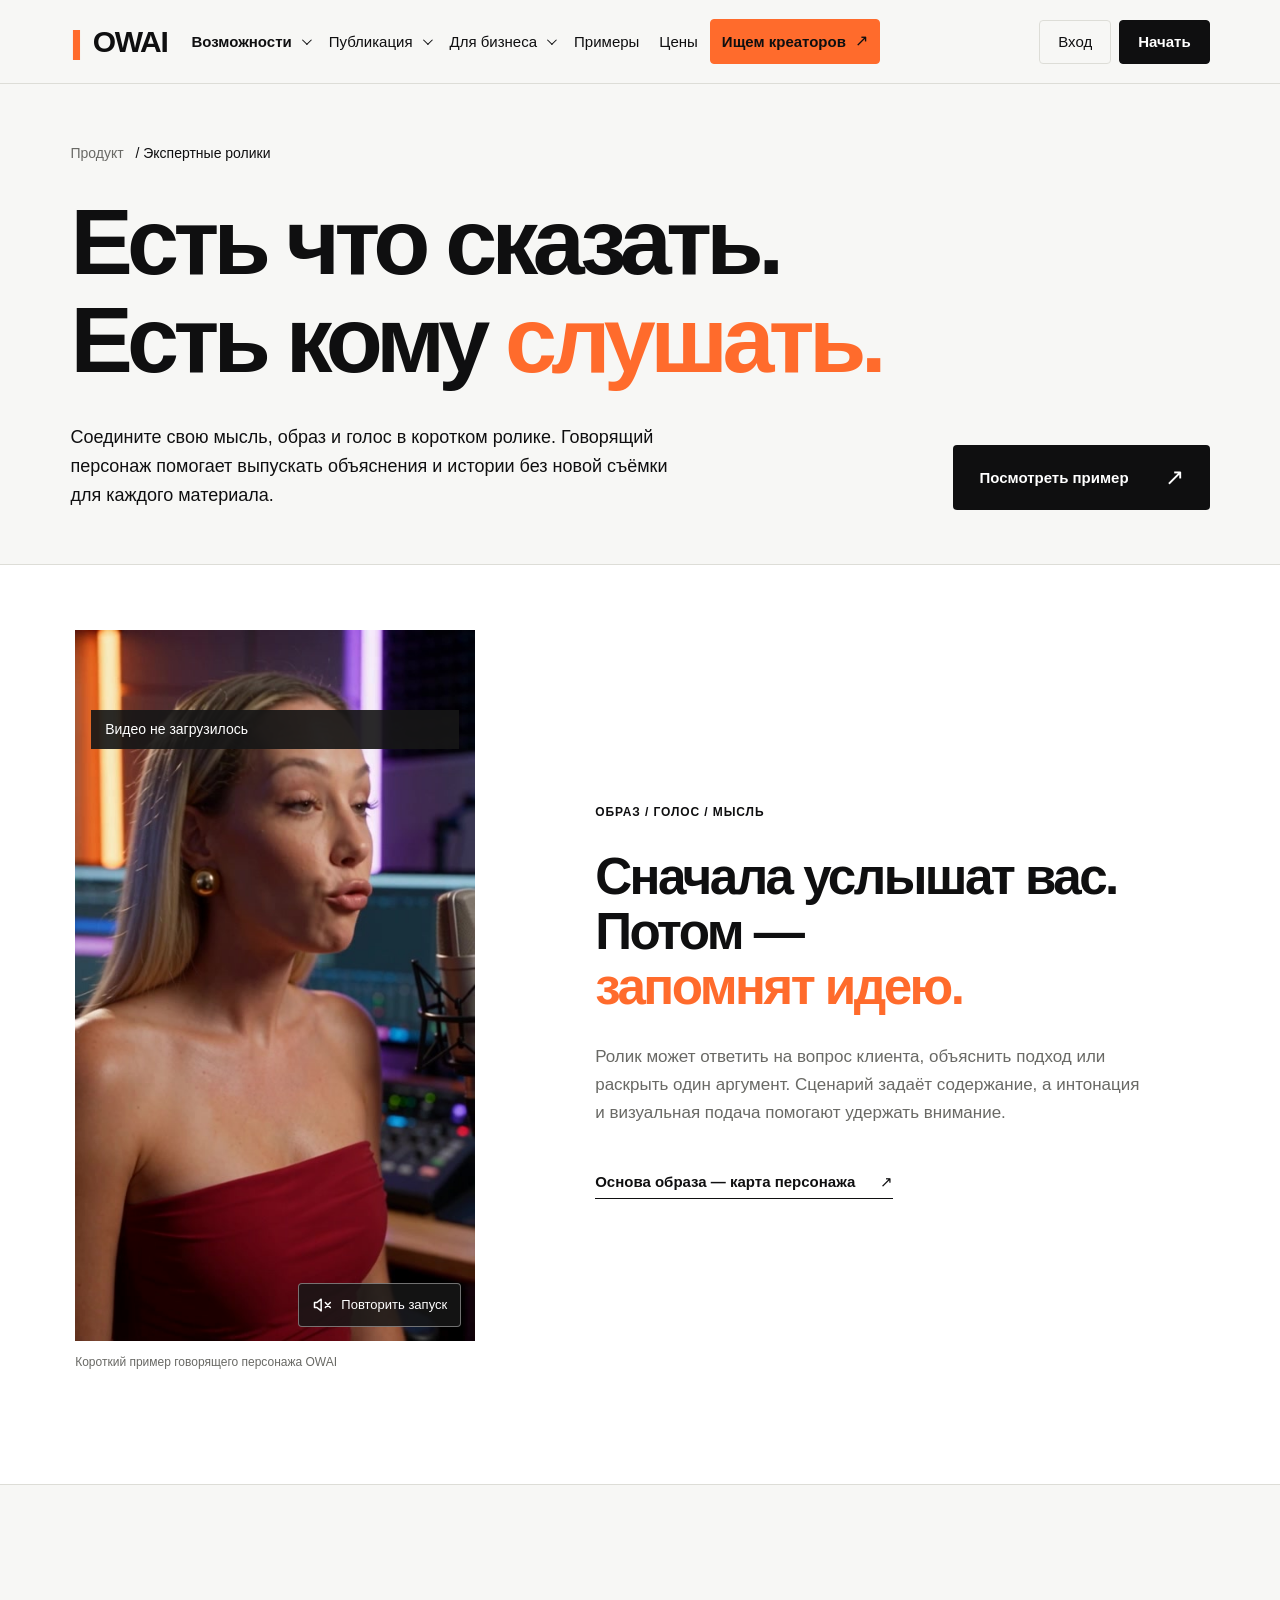
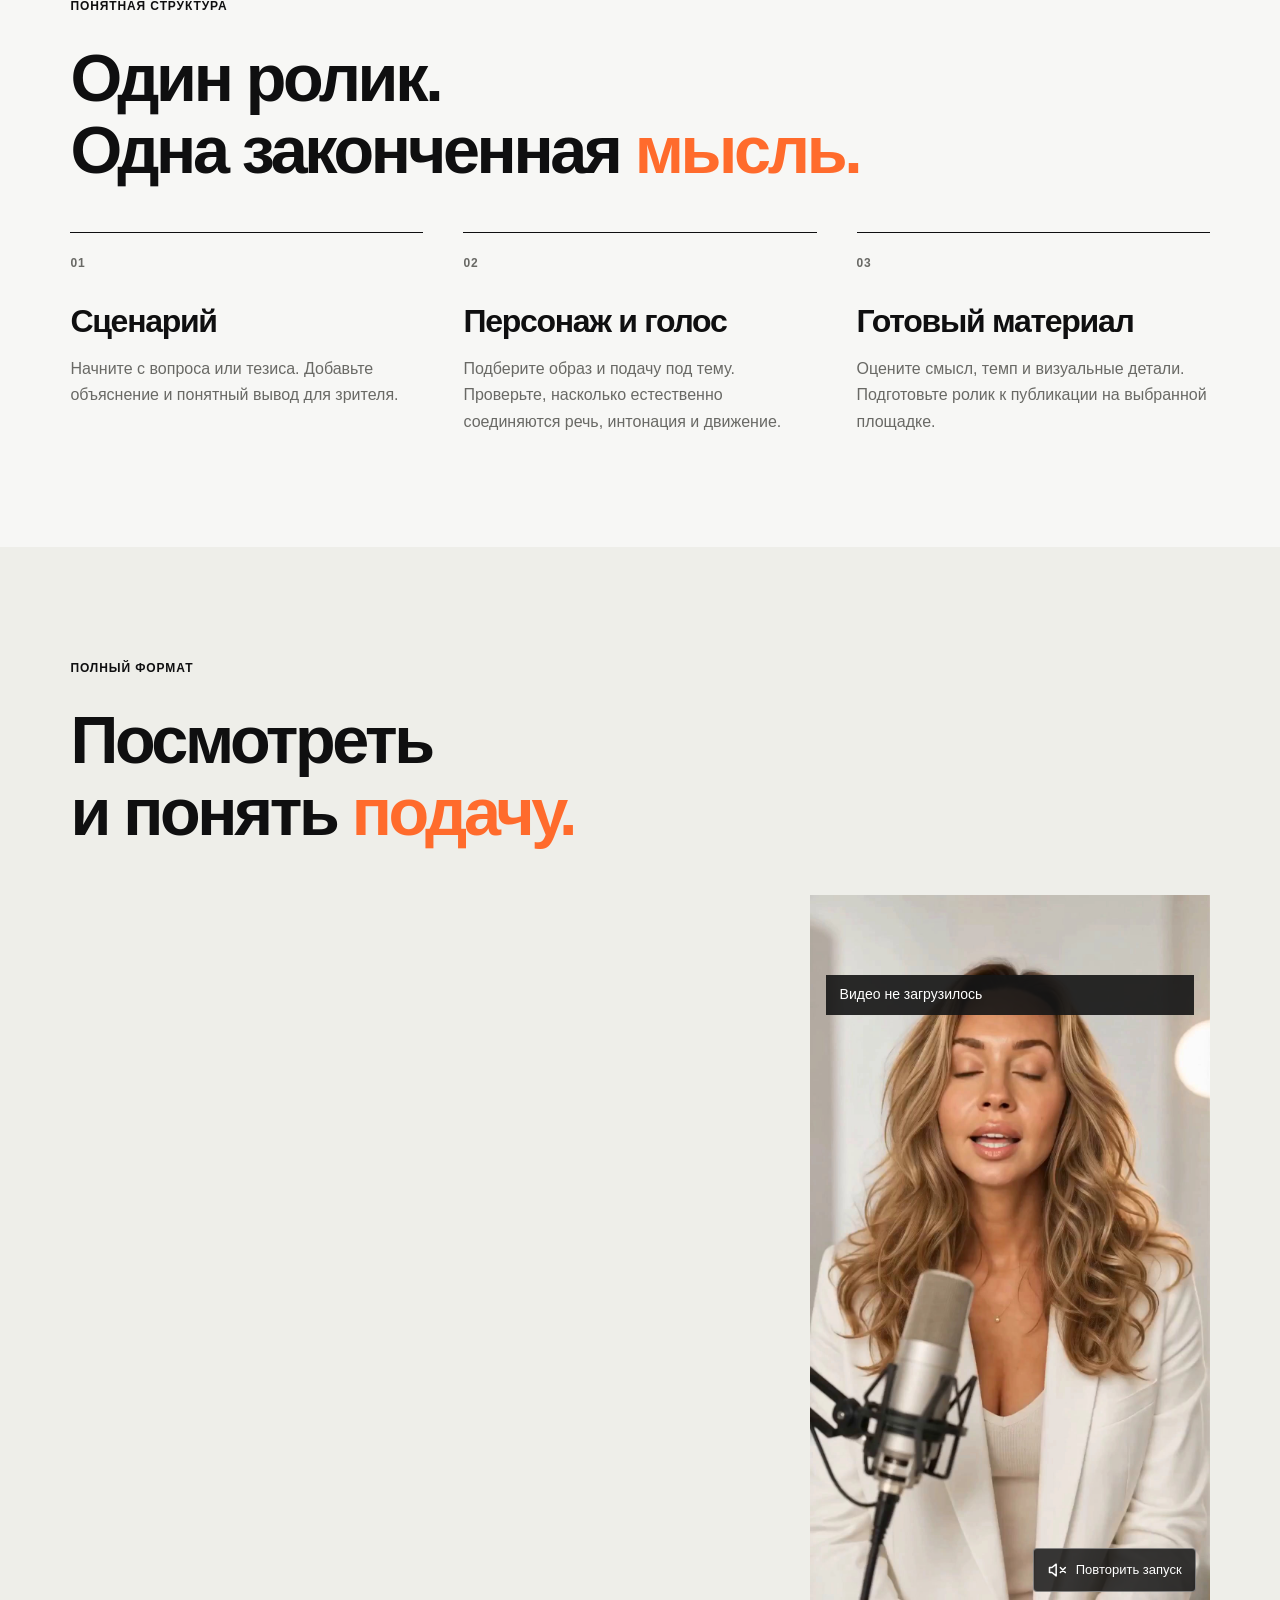
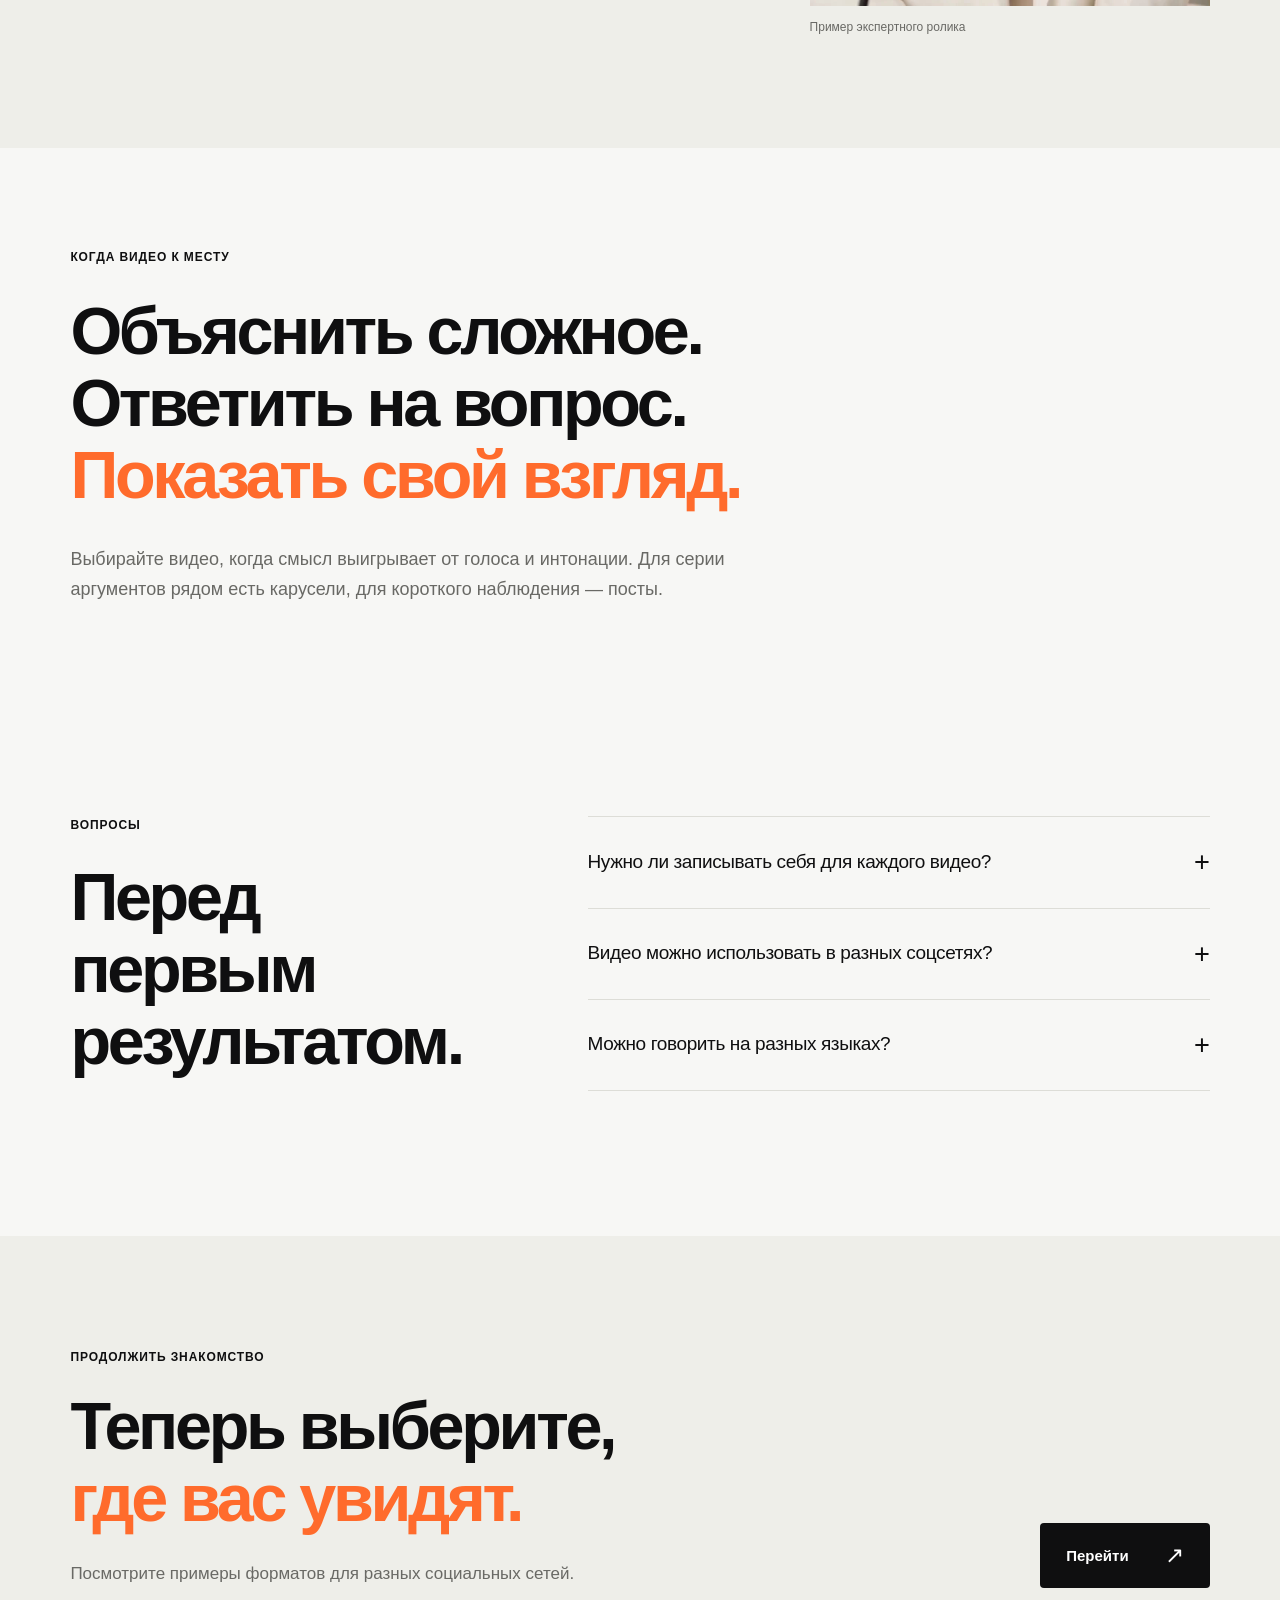
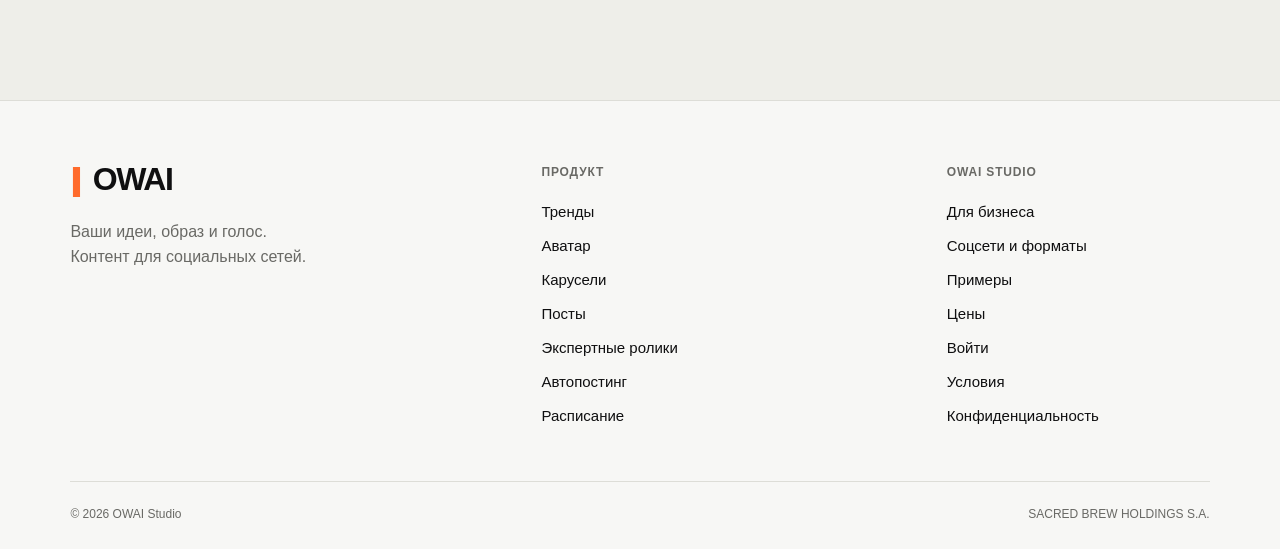
<file: public/expert-videos/index.html>
<!doctype html><html lang="ru"><head><meta charset="utf-8"><meta name="viewport" content="width=device-width, initial-scale=1"><meta name="theme-color" content="#f7f7f5"><title>Экспертные ролики — OWAI Studio</title><meta name="description" content="Ваш образ, голос и мысль в коротких роликах для социальных сетей. Примеры говорящих персонажей OWAI."><link rel="canonical" href="https://owai.studio/expert-videos/"><meta property="og:title" content="Экспертные ролики — OWAI Studio"><meta property="og:description" content="Ваш образ, голос и мысль в коротких роликах для социальных сетей. Примеры говорящих персонажей OWAI."><meta property="og:type" content="website"><meta property="og:url" content="https://owai.studio/expert-videos/"><link rel="icon" href="../assets/favicon.svg" type="image/svg+xml"><link rel="stylesheet" href="../styles.css"><link rel="stylesheet" href="../product.css?v=20260918-inner1"><link rel="stylesheet" href="../inner-media.css?v=20260918-inner1"><script src="../common.js?v=20260909-menu1" defer></script><script src="../site.js?v=20260915-viral-native1" defer></script><script src="../inline-video.js?v=20260918-sound1" defer></script><link rel="stylesheet" href="../creator-nav.css?v=20260918-creators1"></head><body class="product-page"><a class="skip-link" href="#main">Перейти к содержимому</a><header class="header unified-header"><a class="wordmark" href="../" aria-label="OWAI — главная"><span aria-hidden="true">||</span>OWAI</a><nav class="navigation unified-nav" id="navigation" aria-label="Главное меню"><div class="product-menu" data-menu="features"><div class="product-menu-label" data-active="true"><button class="menu-category" type="button" data-menu-toggle aria-expanded="false" aria-controls="features-dropdown">Возможности<span class="chevron" aria-hidden="true"></span></button></div><div class="product-dropdown nav-dropdown" id="features-dropdown" hidden><div class="dropdown-links"><a href="../trends/"><span><b>Тренды</b><small>Темы и ракурсы для вашего контента</small></span></a><a href="../avatar/"><span><b>Аватар · карта персонажа</b><small>Карта персонажа и узнаваемый образ</small></span></a><a href="../carousel/"><span><b>Карусели</b><small>Истории, которые хочется листать</small></span></a><a href="../posts/"><span><b>Посты и картинки</b><small>Тексты, подписи и изображения в вашем стиле</small></span></a><a href="../expert-videos/" aria-current="page"><span><b>Экспертные ролики</b><small>Ваши мысли, образ и голос</small></span></a></div></div></div><div class="product-menu" data-menu="publishing"><div class="product-menu-label" data-active="false"><button class="menu-category" type="button" data-menu-toggle aria-expanded="false" aria-controls="publishing-dropdown">Публикация<span class="chevron" aria-hidden="true"></span></button></div><div class="product-dropdown nav-dropdown" id="publishing-dropdown" hidden><div class="dropdown-links"><a href="../autoposting/"><span><b>Автопостинг</b><small>Выход контента в подключённых соцсетях</small></span></a><a href="../scheduled-posts/"><span><b>Отложенные публикации</b><small>Даты, время и очередь публикаций</small></span></a><a href="../socials/"><span><b>Какие соцсети поддерживаем</b><small>Форматы под каждую площадку</small></span></a></div></div></div><div class="product-menu" data-menu="business"><div class="product-menu-label" data-active="false"><button class="menu-category" type="button" data-menu-toggle aria-expanded="false" aria-controls="business-dropdown">Для бизнеса<span class="chevron" aria-hidden="true"></span></button></div><div class="product-dropdown nav-dropdown" id="business-dropdown" hidden><div class="dropdown-links"><a href="../b2b/brand-dna/"><span><b>ДНК бренда</b><small>Характер, голос и визуальные правила</small></span></a><a href="../b2b/content-topics/"><span><b>Темы из операционки</b><small>События, опыт команды и вопросы клиентов</small></span></a><a href="../b2b/data-security/"><span><b>Безопасность данных</b><small>Согласованные источники и доступы</small></span></a><a href="../b2b/realistic-content/"><span><b>Гиперреалистичный контент</b><small>Свет, фактура и визуальные детали</small></span></a></div><a class="dropdown-overview" href="../b2b/">OWAI для бизнеса <span aria-hidden="true">↗</span></a></div></div><a href="../#examples">Примеры</a><a href="../#price">Цены</a><a class="nav-creators" href="../creators/">Ищем креаторов<span aria-hidden="true">↗</span></a></nav><div class="nav-account"><a class="nav-signin" href="https://owai.studio/signin">Вход</a><a class="nav-start" href="https://owai.studio/signup">Начать</a></div><button class="menu-toggle" type="button" aria-expanded="false" aria-controls="navigation" aria-label="Меню"><span class="menu-toggle-label">Меню</span><span aria-hidden="true">+</span></button><noscript><style>.unified-header{height:auto!important;flex-wrap:wrap;padding-top:16px;padding-bottom:16px}.unified-header .unified-nav{display:flex!important;position:static!important;flex-basis:100%;order:3;max-height:none;flex-wrap:wrap;align-items:stretch}.unified-header .product-menu{position:static;flex:1 1 280px}.unified-header .nav-dropdown[hidden]{display:block!important;position:static!important;width:auto;min-width:0;max-height:none;box-shadow:none;border:0}.unified-header .menu-category{pointer-events:none}.unified-header .menu-category .chevron,.unified-header .menu-toggle{display:none!important}</style></noscript></header><main id="main"><section class="p-hero section-pad"><a class="breadcrumbs" href="../">Продукт <span>/ Экспертные ролики</span></a><h1>Есть что сказать.<br>Есть кому <em>слушать.</em></h1><div class="p-hero-bottom"><p>Соедините свою мысль, образ и голос в коротком ролике. Говорящий персонаж помогает выпускать объяснения и истории без новой съёмки для каждого материала.</p><a class="button button-dark" href="#example">Посмотреть пример<span aria-hidden="true">↗</span></a></div></section>
 <section class="section-pad expert-product-showcase" id="example"><figure class="expert-live"><div class="inline-player expert-video-player" data-native-player data-video-label="Короткий пример говорящего персонажа OWAI">
  <img class="inline-poster" src="../assets/expert-video-poster.jpg" width="480" height="854" alt="" loading="eager" decoding="async">
  <video data-src="../assets/expert-video.mp4" muted loop playsinline disablepictureinpicture disableremoteplayback controlslist="nodownload nofullscreen noremoteplayback" preload="none" poster="../assets/expert-video-poster.jpg" width="480" height="854" aria-label="Короткий пример говорящего персонажа OWAI"><a href="../assets/expert-video.mp4">Скачать видеопример</a></video>
  <button class="inline-video-sound" type="button" data-video-toggle data-video-sound data-muted="true" aria-pressed="false" aria-label="Включить звук: короткий пример говорящего персонажа OWAI">
    <svg viewBox="0 0 24 24" fill="none" stroke="currentColor" stroke-width="1.8" stroke-linecap="round" stroke-linejoin="round" aria-hidden="true" focusable="false"><path d="M11 5 6 9H3v6h3l5 4Z"/><path class="sound-off" d="m16 9 6 6m0-6-6 6"/><g class="sound-on"><path d="M15 8a6 6 0 0 1 0 8"/><path d="M18 5a10 10 0 0 1 0 14"/></g></svg>
    <span data-sound-label>Включить звук</span>
  </button>
  <span class="inline-video-status" data-video-status role="status" hidden>Видео не загрузилось</span>
</div><figcaption>Короткий пример говорящего персонажа OWAI</figcaption></figure><div class="expert-intro"><span class="eyebrow">ОБРАЗ / ГОЛОС / МЫСЛЬ</span><h2>Сначала услышат вас.<br>Потом —<br><em>запомнят идею.</em></h2><p>Ролик может ответить на вопрос клиента, объяснить подход или раскрыть один аргумент. Сценарий задаёт содержание, а интонация и визуальная подача помогают удержать внимание.</p><a class="text-link" href="../avatar/">Основа образа — карта персонажа <span>↗</span></a></div></section>
 <section class="section-pad"><div class="section-heading"><span class="eyebrow">ПОНЯТНАЯ СТРУКТУРА</span><h2>Один ролик.<br>Одна законченная <em>мысль.</em></h2></div><div class="three-points"><article><span class="index">01</span><h3>Сценарий</h3><p>Начните с вопроса или тезиса. Добавьте объяснение и понятный вывод для зрителя.</p></article><article><span class="index">02</span><h3>Персонаж и голос</h3><p>Подберите образ и подачу под тему. Проверьте, насколько естественно соединяются речь, интонация и движение.</p></article><article><span class="index">03</span><h3>Готовый материал</h3><p>Оцените смысл, темп и визуальные детали. Подготовьте ролик к публикации на выбранной площадке.</p></article></div></section>
 <section class="section-pad expert-long-example"><div class="section-heading"><span class="eyebrow">ПОЛНЫЙ ФОРМАТ</span><h2>Посмотреть<br>и понять <em>подачу.</em></h2></div><figure class="expert-full-example" id="media-m04"><div class="inline-player expert-video-player expert-full-player" data-native-player data-video-label="Пример экспертного ролика OWAI">
  <img class="inline-poster" src="../assets/owai-product/experts-poster.jpg" width="1080" height="1920" alt="" loading="lazy" decoding="async">
  <video data-src="../assets/owai-product/experts.mp4" muted loop playsinline disablepictureinpicture disableremoteplayback controlslist="nodownload nofullscreen noremoteplayback" preload="none" poster="../assets/owai-product/experts-poster.jpg" width="1080" height="1920" aria-label="Пример экспертного ролика OWAI"><a href="../assets/owai-product/experts.mp4">Скачать видеопример</a></video>
  <button class="inline-video-sound" type="button" data-video-toggle data-video-sound data-muted="true" aria-pressed="false" aria-label="Включить звук: пример экспертного ролика OWAI">
    <svg viewBox="0 0 24 24" fill="none" stroke="currentColor" stroke-width="1.8" stroke-linecap="round" stroke-linejoin="round" aria-hidden="true" focusable="false"><path d="M11 5 6 9H3v6h3l5 4Z"/><path class="sound-off" d="m16 9 6 6m0-6-6 6"/><g class="sound-on"><path d="M15 8a6 6 0 0 1 0 8"/><path d="M18 5a10 10 0 0 1 0 14"/></g></svg>
    <span data-sound-label>Включить звук</span>
  </button>
  <span class="inline-video-status" data-video-status role="status" hidden>Видео не загрузилось</span>
</div><figcaption>Пример экспертного ролика</figcaption></figure></section>
 <section class="section-pad text-focus"><span class="eyebrow">КОГДА ВИДЕО К МЕСТУ</span><h2>Объяснить сложное.<br>Ответить на вопрос.<br><em>Показать свой взгляд.</em></h2><p>Выбирайте видео, когда смысл выигрывает от голоса и интонации. Для серии аргументов рядом есть карусели, для короткого наблюдения — посты.</p></section>
 <section class="p-faq section-pad"><div class="section-heading"><span class="eyebrow">ВОПРОСЫ</span><h2>Перед первым<br>результатом.</h2></div><div class="p-faq-list"><details><summary>Нужно ли записывать себя для каждого видео?<span>+</span></summary><p>Говорящий персонаж позволяет создавать новые ролики на основе подготовленного образа и сценария. Исходные материалы и настройки голоса нужны на этапе создания персонажа.</p></details><details><summary>Видео можно использовать в разных соцсетях?<span>+</span></summary><p>Короткий ролик можно подготовить для Reels, TikTok и Shorts. Учитывайте пропорции, длительность, читаемость текста и возможности публикации выбранной площадки.</p></details><details><summary>Можно говорить на разных языках?<span>+</span></summary><p>Многоязычную подачу можно использовать в контенте: адаптируются сценарий и озвучка. Перед публикацией нужно проверить смысл, произношение и интонацию выбранной версии.</p></details></div></section>
 <section class="next-page section-pad"><div><span class="eyebrow">ПРОДОЛЖИТЬ ЗНАКОМСТВО</span><h2>Теперь выберите,<br><em>где вас увидят.</em></h2><p>Посмотрите примеры форматов для разных социальных сетей.</p></div><a class="button button-dark" href="../socials/">Перейти<span aria-hidden="true">↗</span></a></section>
 </main><footer class="site-footer"><div class="footer-brand"><a class="wordmark" href="../"><span aria-hidden="true">||</span>OWAI</a><p>Ваши идеи, образ и голос.<br>Контент для социальных сетей.</p></div><div class="footer-product"><span class="eyebrow">ПРОДУКТ</span><a href="../trends/">Тренды</a><a href="../avatar/">Аватар</a><a href="../carousel/">Карусели</a><a href="../posts/">Посты</a><a href="../expert-videos/">Экспертные ролики</a><a href="../autoposting/">Автопостинг</a><a href="../scheduled-posts/">Расписание</a></div><div class="footer-more"><span class="eyebrow">OWAI STUDIO</span><a href="../b2b/">Для бизнеса</a><a href="../socials/">Соцсети и форматы</a><a href="../#examples">Примеры</a><a href="../#price">Цены</a><a href="https://owai.studio/signin">Войти</a><a href="https://owai.studio/terms">Условия</a><a href="https://owai.studio/privacy">Конфиденциальность</a></div><div class="footer-base"><span>© 2026 OWAI Studio</span><span>SACRED BREW HOLDINGS S.A.</span></div></footer><dialog id="gallery-dialog" aria-label="Просмотр слайда"><div class="dialog-top"><span id="dialog-caption"></span><button id="dialog-close" type="button" aria-label="Закрыть просмотр">✕</button></div><div class="dialog-media"><img id="dialog-image" alt=""></div><div class="dialog-bottom"><button id="dialog-prev" type="button" aria-label="Предыдущий слайд">←</button><span>Листайте стрелками или свайпом</span><button id="dialog-next" type="button" aria-label="Следующий слайд">→</button></div></dialog><noscript><style>.series-panel[hidden]{display:block!important;margin-top:44px}.series-tabs,.carousel-controls,.motion-toggle,.menu-toggle{display:none!important}.unified-nav{display:flex!important}.product-dropdown[hidden]{display:block!important;position:static;box-shadow:none}.dropdown-intro{display:none}.product-menu{position:static}.header{position:relative;height:auto;align-items:start;padding-top:20px;padding-bottom:20px}.unified-nav{flex-wrap:wrap}</style></noscript></body></html>
</file>
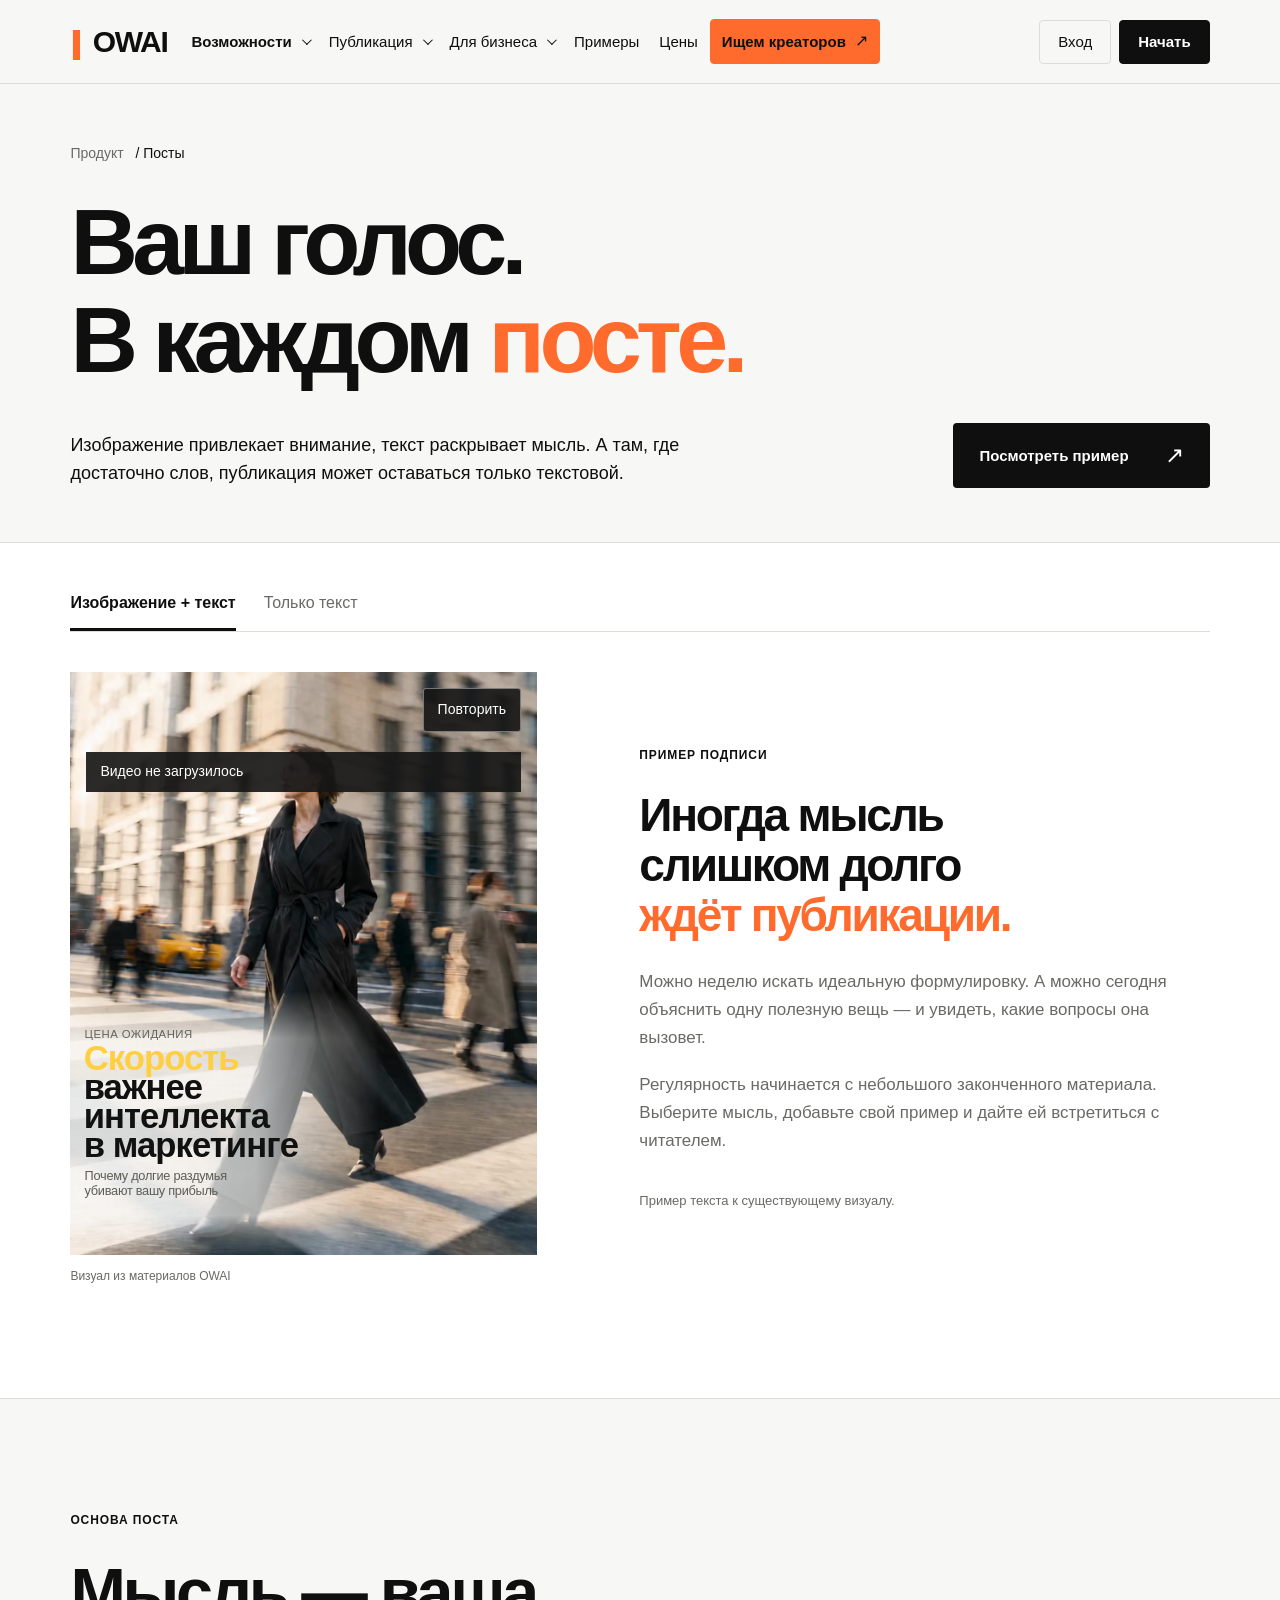
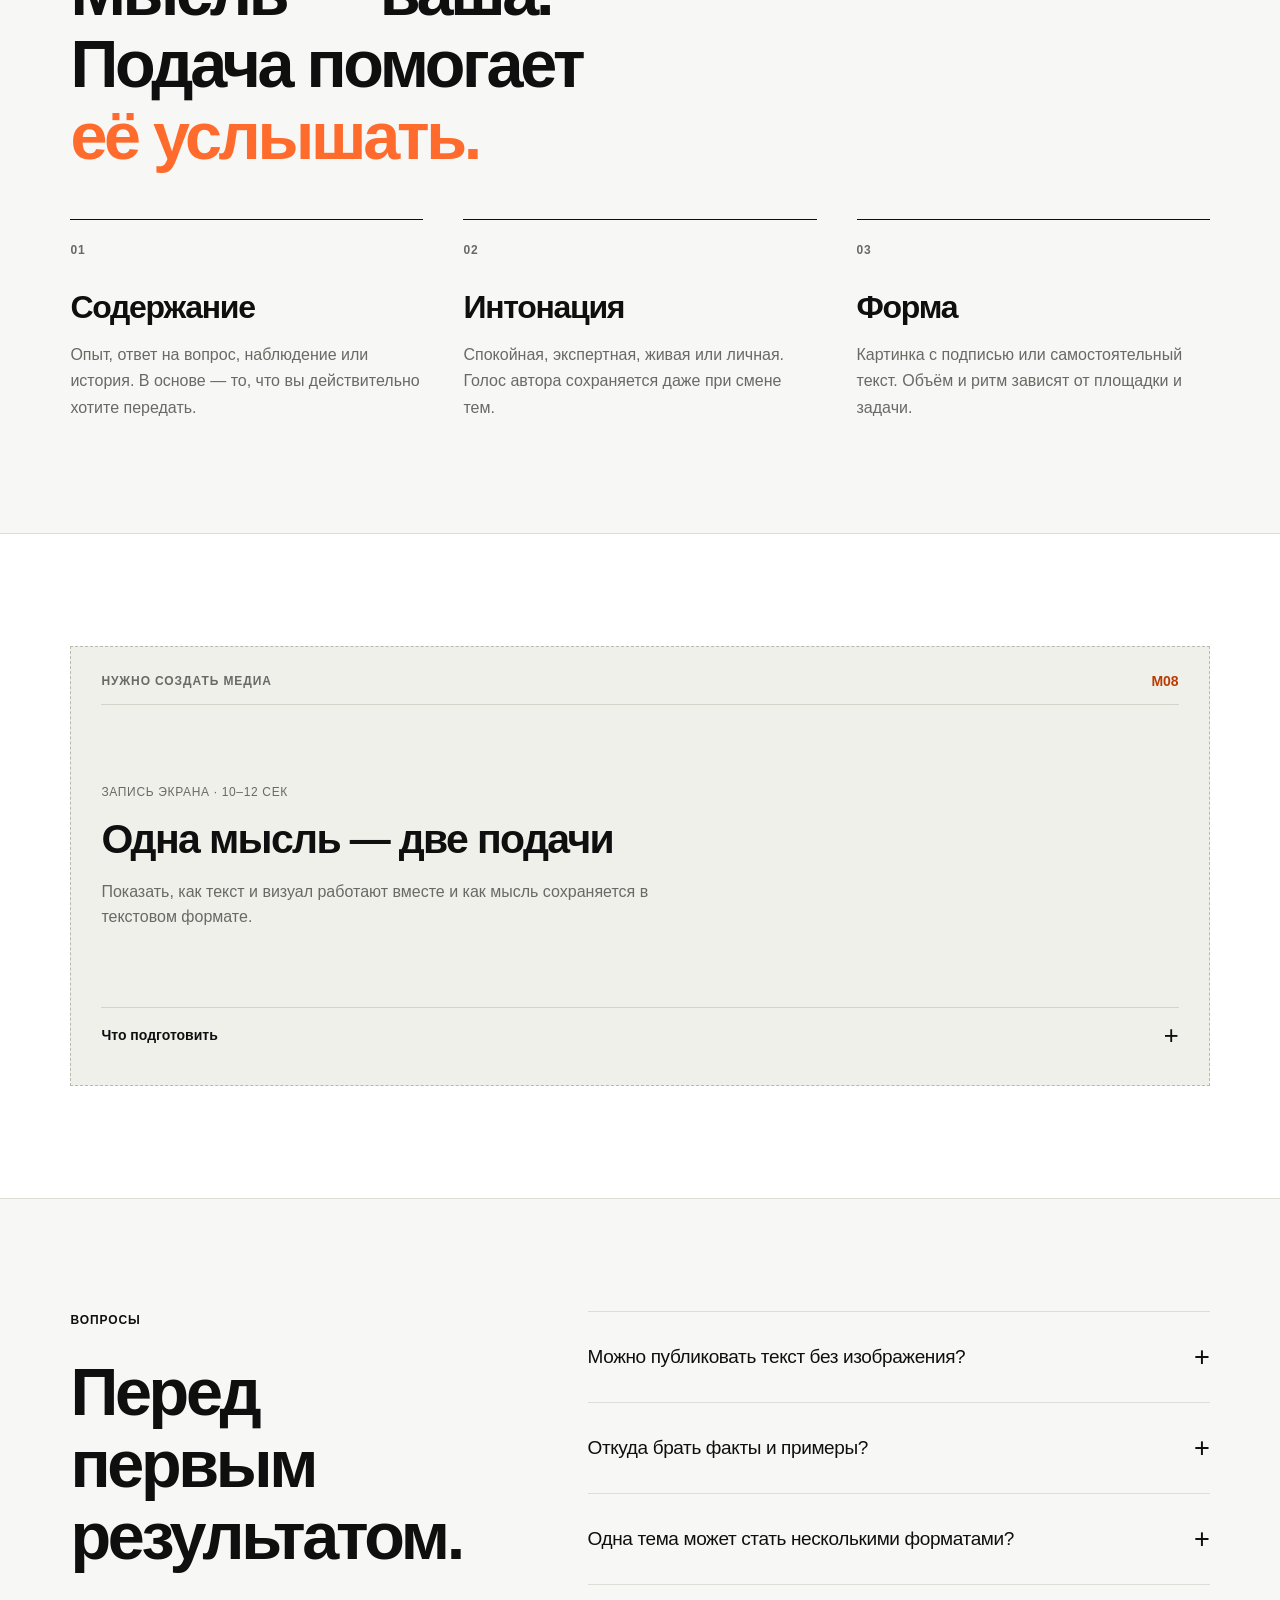
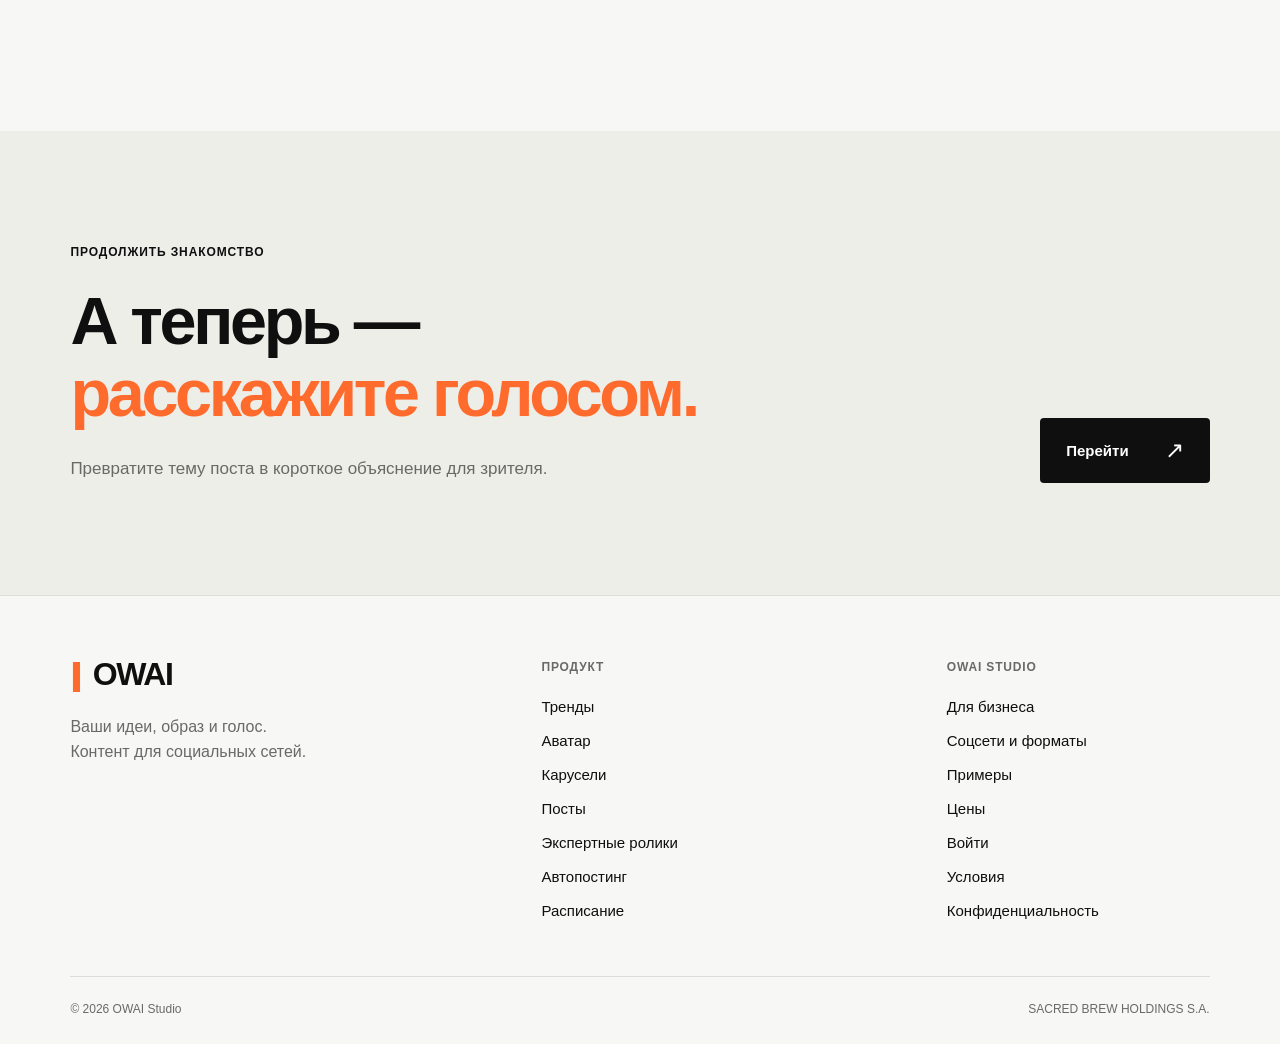
<file: public/posts/index.html>
<!doctype html><html lang="ru"><head><meta charset="utf-8"><meta name="viewport" content="width=device-width, initial-scale=1"><meta name="theme-color" content="#f7f7f5"><title>Посты и изображения — OWAI Studio</title><meta name="description" content="Ваш голос в текстовых публикациях и постах с изображениями. Примеры и подход к созданию."><link rel="canonical" href="https://owai.studio/posts/"><meta property="og:title" content="Посты и изображения — OWAI Studio"><meta property="og:description" content="Ваш голос в текстовых публикациях и постах с изображениями. Примеры и подход к созданию."><meta property="og:type" content="website"><meta property="og:url" content="https://owai.studio/posts/"><link rel="icon" href="../assets/favicon.svg" type="image/svg+xml"><link rel="stylesheet" href="../styles.css"><link rel="stylesheet" href="../product.css?v=20260918-inner1"><link rel="stylesheet" href="../inner-media.css?v=20260918-inner1"><script src="../common.js?v=20260909-menu1" defer></script><script src="../site.js?v=20260915-viral-native1" defer></script><script src="../inline-video.js?v=20260918-sound1" defer></script><link rel="stylesheet" href="../creator-nav.css?v=20260918-creators1"></head><body class="product-page"><a class="skip-link" href="#main">Перейти к содержимому</a><header class="header unified-header"><a class="wordmark" href="../" aria-label="OWAI — главная"><span aria-hidden="true">||</span>OWAI</a><nav class="navigation unified-nav" id="navigation" aria-label="Главное меню"><div class="product-menu" data-menu="features"><div class="product-menu-label" data-active="true"><button class="menu-category" type="button" data-menu-toggle aria-expanded="false" aria-controls="features-dropdown">Возможности<span class="chevron" aria-hidden="true"></span></button></div><div class="product-dropdown nav-dropdown" id="features-dropdown" hidden><div class="dropdown-links"><a href="../trends/"><span><b>Тренды</b><small>Темы и ракурсы для вашего контента</small></span></a><a href="../avatar/"><span><b>Аватар · карта персонажа</b><small>Карта персонажа и узнаваемый образ</small></span></a><a href="../carousel/"><span><b>Карусели</b><small>Истории, которые хочется листать</small></span></a><a href="../posts/" aria-current="page"><span><b>Посты и картинки</b><small>Тексты, подписи и изображения в вашем стиле</small></span></a><a href="../expert-videos/"><span><b>Экспертные ролики</b><small>Ваши мысли, образ и голос</small></span></a></div></div></div><div class="product-menu" data-menu="publishing"><div class="product-menu-label" data-active="false"><button class="menu-category" type="button" data-menu-toggle aria-expanded="false" aria-controls="publishing-dropdown">Публикация<span class="chevron" aria-hidden="true"></span></button></div><div class="product-dropdown nav-dropdown" id="publishing-dropdown" hidden><div class="dropdown-links"><a href="../autoposting/"><span><b>Автопостинг</b><small>Выход контента в подключённых соцсетях</small></span></a><a href="../scheduled-posts/"><span><b>Отложенные публикации</b><small>Даты, время и очередь публикаций</small></span></a><a href="../socials/"><span><b>Какие соцсети поддерживаем</b><small>Форматы под каждую площадку</small></span></a></div></div></div><div class="product-menu" data-menu="business"><div class="product-menu-label" data-active="false"><button class="menu-category" type="button" data-menu-toggle aria-expanded="false" aria-controls="business-dropdown">Для бизнеса<span class="chevron" aria-hidden="true"></span></button></div><div class="product-dropdown nav-dropdown" id="business-dropdown" hidden><div class="dropdown-links"><a href="../b2b/brand-dna/"><span><b>ДНК бренда</b><small>Характер, голос и визуальные правила</small></span></a><a href="../b2b/content-topics/"><span><b>Темы из операционки</b><small>События, опыт команды и вопросы клиентов</small></span></a><a href="../b2b/data-security/"><span><b>Безопасность данных</b><small>Согласованные источники и доступы</small></span></a><a href="../b2b/realistic-content/"><span><b>Гиперреалистичный контент</b><small>Свет, фактура и визуальные детали</small></span></a></div><a class="dropdown-overview" href="../b2b/">OWAI для бизнеса <span aria-hidden="true">↗</span></a></div></div><a href="../#examples">Примеры</a><a href="../#price">Цены</a><a class="nav-creators" href="../creators/">Ищем креаторов<span aria-hidden="true">↗</span></a></nav><div class="nav-account"><a class="nav-signin" href="https://owai.studio/signin">Вход</a><a class="nav-start" href="https://owai.studio/signup">Начать</a></div><button class="menu-toggle" type="button" aria-expanded="false" aria-controls="navigation" aria-label="Меню"><span class="menu-toggle-label">Меню</span><span aria-hidden="true">+</span></button><noscript><style>.unified-header{height:auto!important;flex-wrap:wrap;padding-top:16px;padding-bottom:16px}.unified-header .unified-nav{display:flex!important;position:static!important;flex-basis:100%;order:3;max-height:none;flex-wrap:wrap;align-items:stretch}.unified-header .product-menu{position:static;flex:1 1 280px}.unified-header .nav-dropdown[hidden]{display:block!important;position:static!important;width:auto;min-width:0;max-height:none;box-shadow:none;border:0}.unified-header .menu-category{pointer-events:none}.unified-header .menu-category .chevron,.unified-header .menu-toggle{display:none!important}</style></noscript></header><main id="main"><section class="p-hero section-pad"><a class="breadcrumbs" href="../">Продукт <span>/ Посты</span></a><h1>Ваш голос.<br>В каждом <em>посте.</em></h1><div class="p-hero-bottom"><p>Изображение привлекает внимание, текст раскрывает мысль. А там, где достаточно слов, публикация может оставаться только текстовой.</p><a class="button button-dark" href="#example">Посмотреть пример<span aria-hidden="true">↗</span></a></div></section>
 <section class="section-pad posts-example" id="example"><div class="content-tabs" role="tablist" aria-label="Подача поста"><button id="post-tab-visual" type="button" role="tab" aria-selected="true" aria-controls="post-panel-visual" data-content-tab="post">Изображение + текст</button><button id="post-tab-text" type="button" role="tab" aria-selected="false" aria-controls="post-panel-text" tabindex="-1" data-content-tab="post">Только текст</button></div><div id="post-panel-visual" role="tabpanel" aria-labelledby="post-tab-visual" class="post-layout"><figure><div class="inline-player post-motion-player" data-native-player data-play-delay="2000" data-video-label="Пример поста о скорости в маркетинге">
  <img class="inline-poster" src="../assets/post-marketing-motion-poster.webp" width="1080" height="1450" alt="Девушка в чёрном пальто на городской улице" loading="eager" decoding="async">
  <video data-src="../assets/post-marketing-loop.mp4" poster="../assets/post-marketing-motion-poster.webp" width="1080" height="1450" muted loop playsinline preload="none" aria-hidden="true" tabindex="-1" disablepictureinpicture></video>
  <svg class="post-motion-copy" viewBox="0 0 1024 1280" role="img" aria-labelledby="post-motion-title post-motion-description" focusable="false">
    <title id="post-motion-title">Цена ожидания. Скорость важнее интеллекта в маркетинге.</title>
    <desc id="post-motion-description">Почему долгие раздумья убивают вашу прибыль.</desc>
    <defs>
      <linearGradient id="post-copy-shade">
        <stop stop-color="#f7f7f5" stop-opacity=".8"/>
        <stop offset=".6" stop-color="#f7f7f5" stop-opacity=".7"/>
        <stop offset="1" stop-color="#f7f7f5" stop-opacity="0"/>
      </linearGradient>
      <linearGradient id="post-copy-feather" x2="0" y2="1">
        <stop stop-color="white" stop-opacity="0"/>
        <stop offset=".18" stop-color="white"/>
        <stop offset=".85" stop-color="white"/>
        <stop offset="1" stop-color="white" stop-opacity="0"/>
      </linearGradient>
      <mask id="post-copy-mask"><rect x="0" y="700" width="680" height="580" fill="url(#post-copy-feather)"/></mask>
    </defs>
    <rect aria-hidden="true" x="0" y="700" width="680" height="580" fill="url(#post-copy-shade)" mask="url(#post-copy-mask)"/>
    <g aria-hidden="true" font-family="Arial, Helvetica, sans-serif">
      <text x="32" y="803" fill="#66645c" font-size="25" letter-spacing="1">ЦЕНА ОЖИДАНИЯ</text>
      <g font-size="76" font-weight="700" letter-spacing="-2" fill="#101110">
        <text x="30" y="873" fill="#ffcf42">Скорость</text>
        <text x="30" y="937">важнее</text>
        <text x="30" y="1001">интеллекта</text>
        <text x="30" y="1065">в маркетинге</text>
      </g>
      <text x="32" y="1116" fill="#5d5c56" font-size="28" letter-spacing="-.6">Почему долгие раздумья</text>
      <text x="32" y="1147" fill="#5d5c56" font-size="28" letter-spacing="-.6">убивают вашу прибыль</text>
    </g>
  </svg>
  <button class="inline-video-toggle" type="button" data-video-toggle hidden>Запустить видео</button>
  <span class="inline-video-status" data-video-status role="status" hidden>Видео не загрузилось</span>
</div><figcaption>Визуал из материалов OWAI</figcaption></figure><article class="post-copy"><span class="eyebrow">ПРИМЕР ПОДПИСИ</span><h2>Иногда мысль<br>слишком долго<br><em>ждёт публикации.</em></h2><p>Можно неделю искать идеальную формулировку. А можно сегодня объяснить одну полезную вещь — и увидеть, какие вопросы она вызовет.</p><p>Регулярность начинается с небольшого законченного материала. Выберите мысль, добавьте свой пример и дайте ей встретиться с читателем.</p><p class="note">Пример текста к существующему визуалу.</p></article></div><article id="post-panel-text" role="tabpanel" aria-labelledby="post-tab-text" class="text-post-panel" hidden><span class="eyebrow">ПРИМЕР ТЕКСТОВОЙ ПУБЛИКАЦИИ</span><h2>Что вы могли бы<br>объяснить <em>сегодня?</em></h2><p>Не тему целиком. Одну вещь, которая недавно помогла вам или вашему клиенту.</p><p>Пока мы ищем идеальную формулировку, у читателя уже возникает следующий вопрос. Попробуйте начать с маленького законченного материала: наблюдение, пример, вывод.</p><p>Так появляется разговор, из которого рождается следующая публикация.</p></article></section>
 <section class="section-pad"><div class="section-heading"><span class="eyebrow">ОСНОВА ПОСТА</span><h2>Мысль — ваша.<br>Подача помогает<br><em>её услышать.</em></h2></div><div class="three-points"><article><span class="index">01</span><h3>Содержание</h3><p>Опыт, ответ на вопрос, наблюдение или история. В основе — то, что вы действительно хотите передать.</p></article><article><span class="index">02</span><h3>Интонация</h3><p>Спокойная, экспертная, живая или личная. Голос автора сохраняется даже при смене тем.</p></article><article><span class="index">03</span><h3>Форма</h3><p>Картинка с подписью или самостоятельный текст. Объём и ритм зависят от площадки и задачи.</p></article></div></section>
 <section class="section-pad process-media"><figure class="media-brief " id="media-m08" data-media-id="M08"><div class="brief-top"><span>НУЖНО СОЗДАТЬ МЕДИА</span><b>M08</b></div><div class="brief-center"><span class="brief-kind">ЗАПИСЬ ЭКРАНА · 10–12 СЕК</span><h3>Одна мысль — две подачи</h3><p>Показать, как текст и визуал работают вместе и как мысль сохраняется в текстовом формате.</p></div><details class="brief-details"><summary>Что подготовить <span>+</span></summary><dl><dt>Сцена</dt><dd>В настоящем редакторе одна тема представлена как изображение с подписью и как самостоятельный текст. Видно осмысленное изменение подачи, а не копирование абзаца. Финал — обе законченные версии рядом.</dd><dt>Ощущение</dt><dd>Лёгкость: «моя мысль уже оформлена, мне остаётся её уточнить».</dd><dt>Формат</dt><dd>16:10 / 4:5. Светлый фон, чёрная типографика, оранжевый акцент OWAI. Мелкий текст интерфейса показывать крупным планом.</dd></dl></details></figure></section>
 <section class="p-faq section-pad"><div class="section-heading"><span class="eyebrow">ВОПРОСЫ</span><h2>Перед первым<br>результатом.</h2></div><div class="p-faq-list"><details><summary>Можно публиковать текст без изображения?<span>+</span></summary><p>Да, когда площадка поддерживает текстовый формат. Тогда заголовок, первая фраза и структура текста берут на себя внимание читателя.</p></details><details><summary>Откуда брать факты и примеры?<span>+</span></summary><p>Из собственного опыта, материалов о продукте и проверенных источников. Перед публикацией проверьте имена, цифры и то, как текст передаёт вашу позицию.</p></details><details><summary>Одна тема может стать несколькими форматами?<span>+</span></summary><p>Да. Короткое наблюдение можно раскрыть в карусели или объяснить голосом в экспертном ролике.</p></details></div></section>
 <section class="next-page section-pad"><div><span class="eyebrow">ПРОДОЛЖИТЬ ЗНАКОМСТВО</span><h2>А теперь —<br><em>расскажите голосом.</em></h2><p>Превратите тему поста в короткое объяснение для зрителя.</p></div><a class="button button-dark" href="../expert-videos/">Перейти<span aria-hidden="true">↗</span></a></section>
 </main><footer class="site-footer"><div class="footer-brand"><a class="wordmark" href="../"><span aria-hidden="true">||</span>OWAI</a><p>Ваши идеи, образ и голос.<br>Контент для социальных сетей.</p></div><div class="footer-product"><span class="eyebrow">ПРОДУКТ</span><a href="../trends/">Тренды</a><a href="../avatar/">Аватар</a><a href="../carousel/">Карусели</a><a href="../posts/">Посты</a><a href="../expert-videos/">Экспертные ролики</a><a href="../autoposting/">Автопостинг</a><a href="../scheduled-posts/">Расписание</a></div><div class="footer-more"><span class="eyebrow">OWAI STUDIO</span><a href="../b2b/">Для бизнеса</a><a href="../socials/">Соцсети и форматы</a><a href="../#examples">Примеры</a><a href="../#price">Цены</a><a href="https://owai.studio/signin">Войти</a><a href="https://owai.studio/terms">Условия</a><a href="https://owai.studio/privacy">Конфиденциальность</a></div><div class="footer-base"><span>© 2026 OWAI Studio</span><span>SACRED BREW HOLDINGS S.A.</span></div></footer><dialog id="gallery-dialog" aria-label="Просмотр слайда"><div class="dialog-top"><span id="dialog-caption"></span><button id="dialog-close" type="button" aria-label="Закрыть просмотр">✕</button></div><div class="dialog-media"><img id="dialog-image" alt=""></div><div class="dialog-bottom"><button id="dialog-prev" type="button" aria-label="Предыдущий слайд">←</button><span>Листайте стрелками или свайпом</span><button id="dialog-next" type="button" aria-label="Следующий слайд">→</button></div></dialog><noscript><style>.series-panel[hidden]{display:block!important;margin-top:44px}.series-tabs,.carousel-controls,.motion-toggle,.menu-toggle{display:none!important}.unified-nav{display:flex!important}.product-dropdown[hidden]{display:block!important;position:static;box-shadow:none}.dropdown-intro{display:none}.product-menu{position:static}.header{position:relative;height:auto;align-items:start;padding-top:20px;padding-bottom:20px}.unified-nav{flex-wrap:wrap}</style></noscript></body></html>
</file>
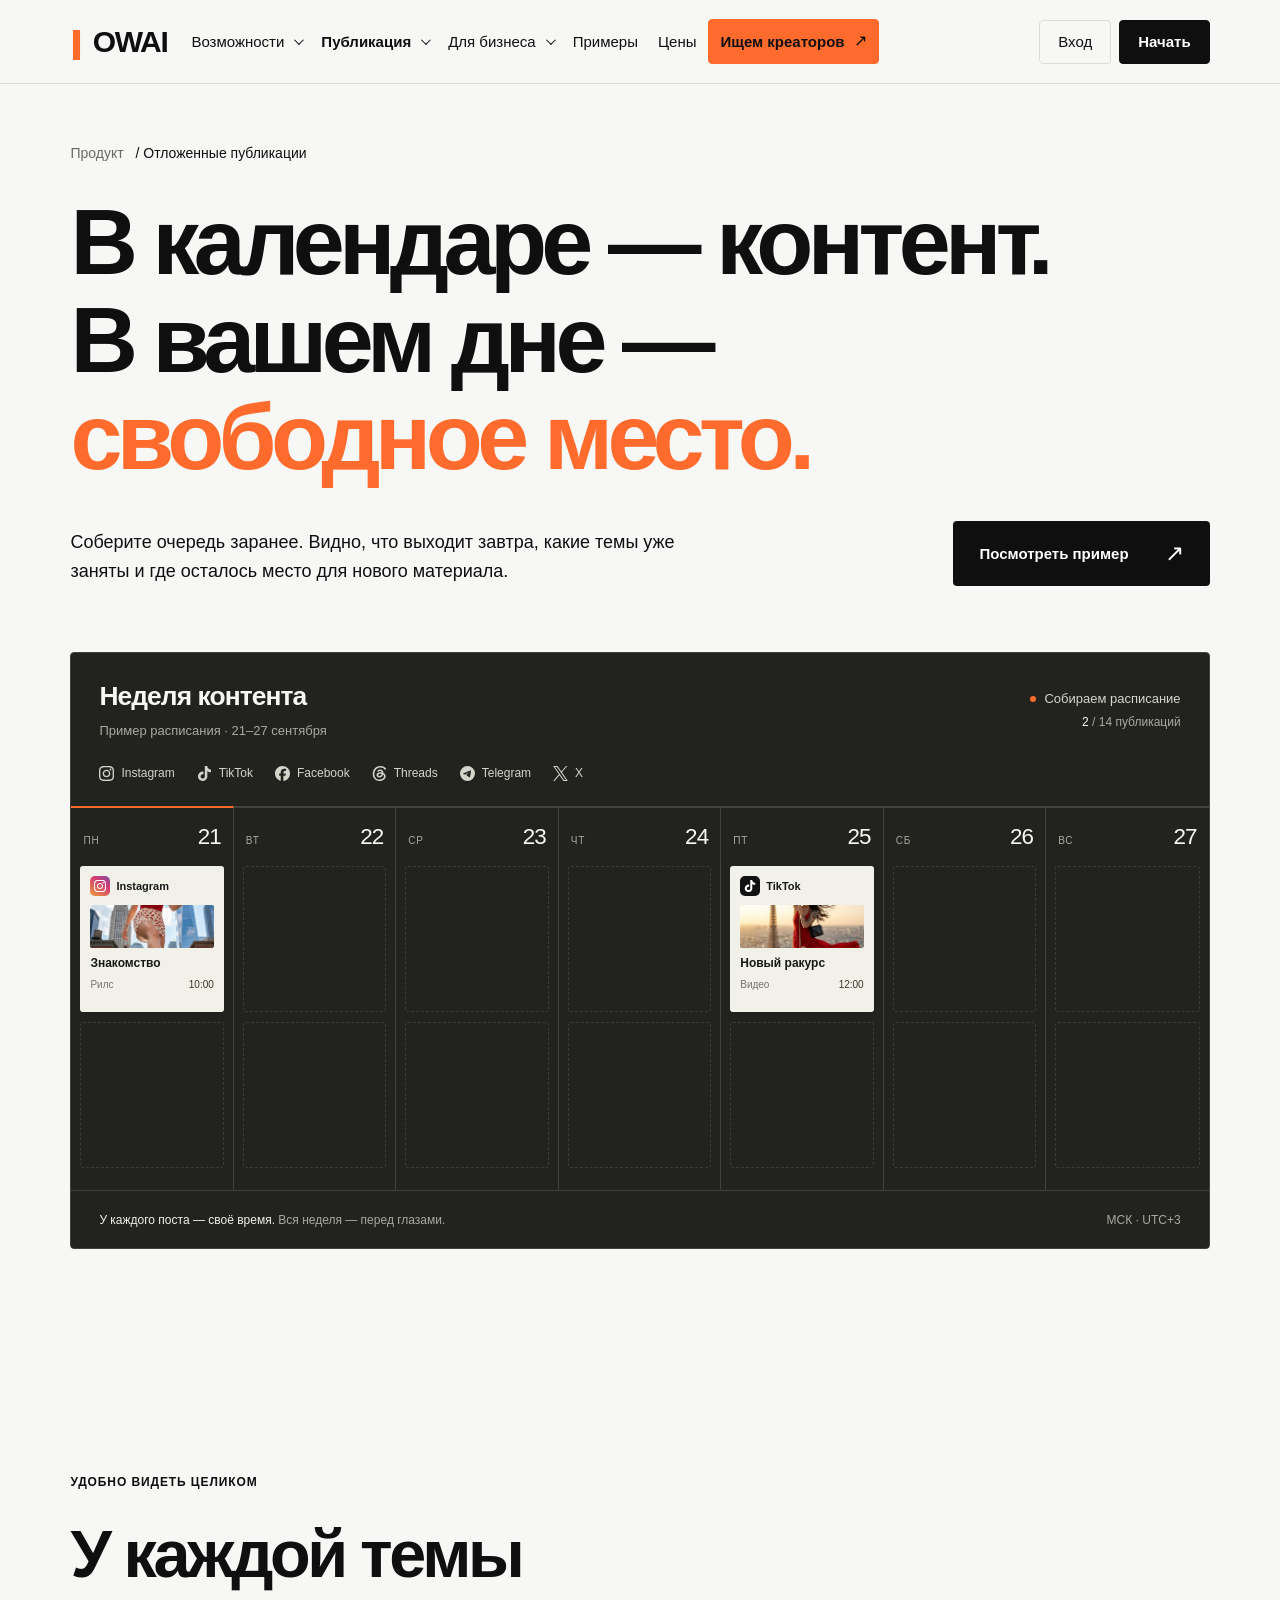
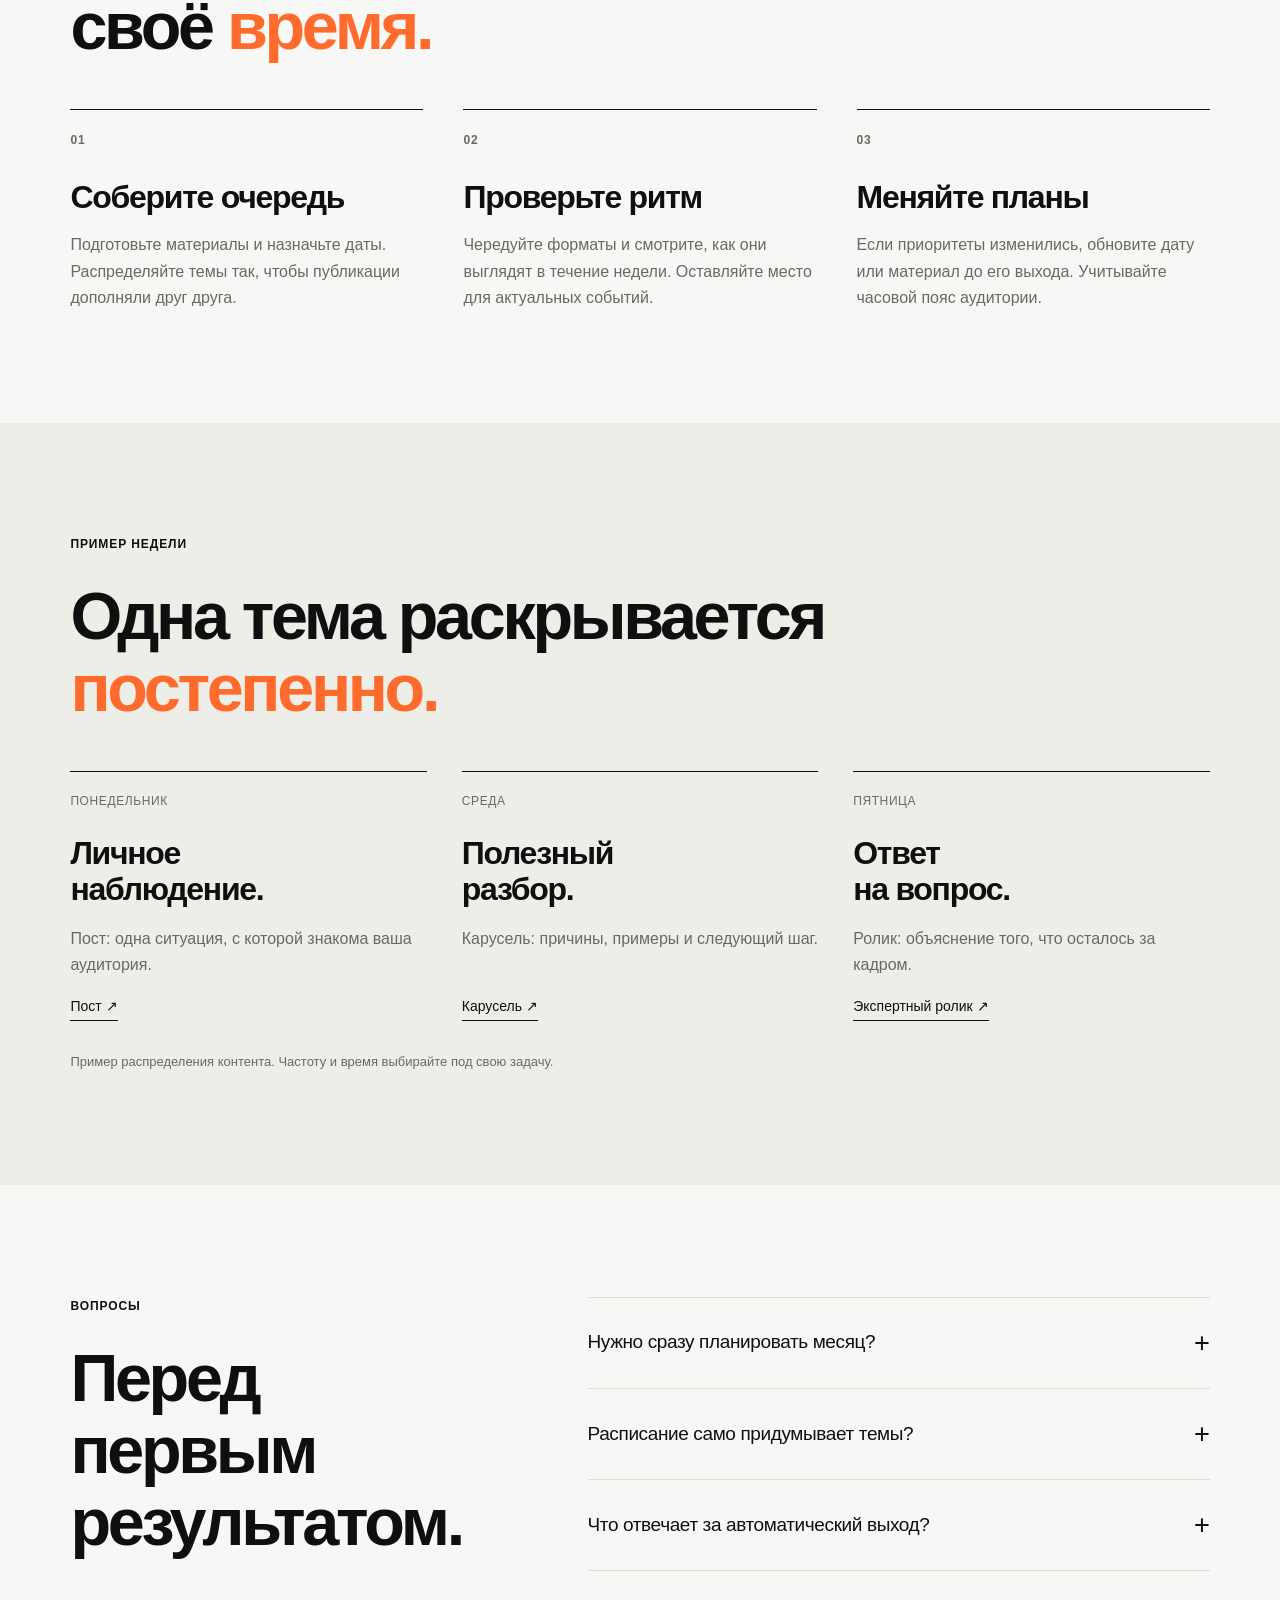
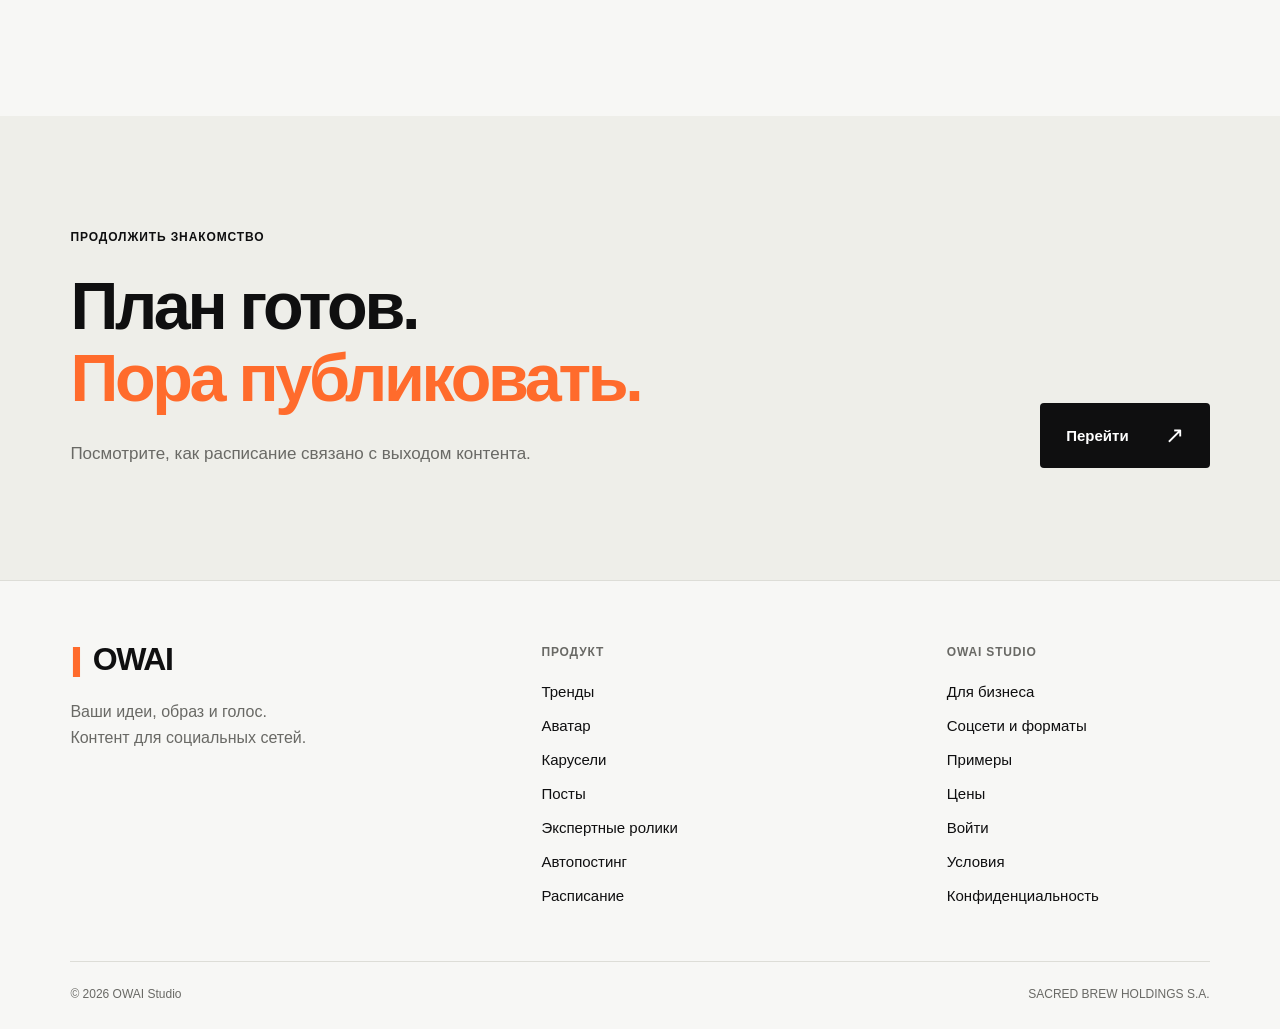
<file: public/scheduled-posts/index.html>
<!doctype html><html lang="ru"><head><meta charset="utf-8"><meta name="viewport" content="width=device-width, initial-scale=1"><meta name="theme-color" content="#f7f7f5"><title>Отложенные публикации — OWAI Studio</title><meta name="description" content="Планируйте темы, даты и время. Очередь помогает видеть будущий контент целиком."><link rel="canonical" href="https://owai.studio/scheduled-posts/"><meta property="og:title" content="Отложенные публикации — OWAI Studio"><meta property="og:description" content="Планируйте темы, даты и время. Очередь помогает видеть будущий контент целиком."><meta property="og:type" content="website"><meta property="og:url" content="https://owai.studio/scheduled-posts/"><link rel="icon" href="../assets/favicon.svg" type="image/svg+xml"><link rel="stylesheet" href="../styles.css"><link rel="stylesheet" href="../product.css?v=20260918-inner1"><script src="../common.js?v=20260909-menu1" defer></script><script src="../site.js?v=20260915-viral-native1" defer></script><link rel="stylesheet" href="../post-calendar.css?v=20260918-calendar1"><script src="../post-calendar.js?v=20260918-calendar1" defer></script><link rel="stylesheet" href="../creator-nav.css?v=20260918-creators1"></head><body class="product-page"><a class="skip-link" href="#main">Перейти к содержимому</a><header class="header unified-header"><a class="wordmark" href="../" aria-label="OWAI — главная"><span aria-hidden="true">||</span>OWAI</a><nav class="navigation unified-nav" id="navigation" aria-label="Главное меню"><div class="product-menu" data-menu="features"><div class="product-menu-label" data-active="false"><button class="menu-category" type="button" data-menu-toggle aria-expanded="false" aria-controls="features-dropdown">Возможности<span class="chevron" aria-hidden="true"></span></button></div><div class="product-dropdown nav-dropdown" id="features-dropdown" hidden><div class="dropdown-links"><a href="../trends/"><span><b>Тренды</b><small>Темы и ракурсы для вашего контента</small></span></a><a href="../avatar/"><span><b>Аватар · карта персонажа</b><small>Карта персонажа и узнаваемый образ</small></span></a><a href="../carousel/"><span><b>Карусели</b><small>Истории, которые хочется листать</small></span></a><a href="../posts/"><span><b>Посты и картинки</b><small>Тексты, подписи и изображения в вашем стиле</small></span></a><a href="../expert-videos/"><span><b>Экспертные ролики</b><small>Ваши мысли, образ и голос</small></span></a></div></div></div><div class="product-menu" data-menu="publishing"><div class="product-menu-label" data-active="true"><button class="menu-category" type="button" data-menu-toggle aria-expanded="false" aria-controls="publishing-dropdown">Публикация<span class="chevron" aria-hidden="true"></span></button></div><div class="product-dropdown nav-dropdown" id="publishing-dropdown" hidden><div class="dropdown-links"><a href="../autoposting/"><span><b>Автопостинг</b><small>Выход контента в подключённых соцсетях</small></span></a><a href="../scheduled-posts/" aria-current="page"><span><b>Отложенные публикации</b><small>Даты, время и очередь публикаций</small></span></a><a href="../socials/"><span><b>Какие соцсети поддерживаем</b><small>Форматы под каждую площадку</small></span></a></div></div></div><div class="product-menu" data-menu="business"><div class="product-menu-label" data-active="false"><button class="menu-category" type="button" data-menu-toggle aria-expanded="false" aria-controls="business-dropdown">Для бизнеса<span class="chevron" aria-hidden="true"></span></button></div><div class="product-dropdown nav-dropdown" id="business-dropdown" hidden><div class="dropdown-links"><a href="../b2b/brand-dna/"><span><b>ДНК бренда</b><small>Характер, голос и визуальные правила</small></span></a><a href="../b2b/content-topics/"><span><b>Темы из операционки</b><small>События, опыт команды и вопросы клиентов</small></span></a><a href="../b2b/data-security/"><span><b>Безопасность данных</b><small>Согласованные источники и доступы</small></span></a><a href="../b2b/realistic-content/"><span><b>Гиперреалистичный контент</b><small>Свет, фактура и визуальные детали</small></span></a></div><a class="dropdown-overview" href="../b2b/">OWAI для бизнеса <span aria-hidden="true">↗</span></a></div></div><a href="../#examples">Примеры</a><a href="../#price">Цены</a><a class="nav-creators" href="../creators/">Ищем креаторов<span aria-hidden="true">↗</span></a></nav><div class="nav-account"><a class="nav-signin" href="https://owai.studio/signin">Вход</a><a class="nav-start" href="https://owai.studio/signup">Начать</a></div><button class="menu-toggle" type="button" aria-expanded="false" aria-controls="navigation" aria-label="Меню"><span class="menu-toggle-label">Меню</span><span aria-hidden="true">+</span></button><noscript><style>.unified-header{height:auto!important;flex-wrap:wrap;padding-top:16px;padding-bottom:16px}.unified-header .unified-nav{display:flex!important;position:static!important;flex-basis:100%;order:3;max-height:none;flex-wrap:wrap;align-items:stretch}.unified-header .product-menu{position:static;flex:1 1 280px}.unified-header .nav-dropdown[hidden]{display:block!important;position:static!important;width:auto;min-width:0;max-height:none;box-shadow:none;border:0}.unified-header .menu-category{pointer-events:none}.unified-header .menu-category .chevron,.unified-header .menu-toggle{display:none!important}</style></noscript></header><main id="main"><section class="p-hero section-pad"><a class="breadcrumbs" href="../">Продукт <span>/ Отложенные публикации</span></a><h1>В календаре — контент.<br>В вашем дне —<br><em>свободное место.</em></h1><div class="p-hero-bottom"><p>Соберите очередь заранее. Видно, что выходит завтра, какие темы уже заняты и где осталось место для нового материала.</p><a class="button button-dark" href="#example">Посмотреть пример<span aria-hidden="true">↗</span></a></div></section>
 <section class="section-pad media-first" id="example"><figure class="post-calendar" id="media-m06" data-post-calendar aria-labelledby="calendar-caption">
<figcaption class="pc-header" id="calendar-caption"><div><span class="pc-heading">Неделя контента</span><div class="pc-subtitle">Пример расписания · 21–27 сентября</div></div><div class="pc-summary" aria-hidden="true"><span class="pc-state"><span class="pc-state-dot"></span><span data-calendar-status>Неделя спланирована</span></span><span class="pc-count"><b data-calendar-count>14</b> / 14 публикаций</span></div></figcaption>
<p class="pc-sr-only">Пример недели: 14 публикаций для Instagram, TikTok, Facebook, Threads, Telegram и X. У каждой публикации свои день, время и формат.</p>
<svg width="0" height="0" aria-hidden="true" focusable="false" style="position:absolute;overflow:hidden"><defs><symbol id="pc-icon-instagram" viewBox="0 0 24 24"><path d="M7.0301.084c-1.2768.0602-2.1487.264-2.911.5634-.7888.3075-1.4575.72-2.1228 1.3877-.6652.6677-1.075 1.3368-1.3802 2.127-.2954.7638-.4956 1.6365-.552 2.914-.0564 1.2775-.0689 1.6882-.0626 4.947.0062 3.2586.0206 3.6671.0825 4.9473.061 1.2765.264 2.1482.5635 2.9107.308.7889.72 1.4573 1.388 2.1228.6679.6655 1.3365 1.0743 2.1285 1.38.7632.295 1.6361.4961 2.9134.552 1.2773.056 1.6884.069 4.9462.0627 3.2578-.0062 3.668-.0207 4.9478-.0814 1.28-.0607 2.147-.2652 2.9098-.5633.7889-.3086 1.4578-.72 2.1228-1.3881.665-.6682 1.0745-1.3378 1.3795-2.1284.2957-.7632.4966-1.636.552-2.9124.056-1.2809.0692-1.6898.063-4.948-.0063-3.2583-.021-3.6668-.0817-4.9465-.0607-1.2797-.264-2.1487-.5633-2.9117-.3084-.7889-.72-1.4568-1.3876-2.1228C21.2982 1.33 20.628.9208 19.8378.6165 19.074.321 18.2017.1197 16.9244.0645 15.6471.0093 15.236-.005 11.977.0014 8.718.0076 8.31.0215 7.0301.0839m.1402 21.6932c-1.17-.0509-1.8053-.2453-2.2287-.408-.5606-.216-.96-.4771-1.3819-.895-.422-.4178-.6811-.8186-.9-1.378-.1644-.4234-.3624-1.058-.4171-2.228-.0595-1.2645-.072-1.6442-.079-4.848-.007-3.2037.0053-3.583.0607-4.848.05-1.169.2456-1.805.408-2.2282.216-.5613.4762-.96.895-1.3816.4188-.4217.8184-.6814 1.3783-.9003.423-.1651 1.0575-.3614 2.227-.4171 1.2655-.06 1.6447-.072 4.848-.079 3.2033-.007 3.5835.005 4.8495.0608 1.169.0508 1.8053.2445 2.228.408.5608.216.96.4754 1.3816.895.4217.4194.6816.8176.9005 1.3787.1653.4217.3617 1.056.4169 2.2263.0602 1.2655.0739 1.645.0796 4.848.0058 3.203-.0055 3.5834-.061 4.848-.051 1.17-.245 1.8055-.408 2.2294-.216.5604-.4763.96-.8954 1.3814-.419.4215-.8181.6811-1.3783.9-.4224.1649-1.0577.3617-2.2262.4174-1.2656.0595-1.6448.072-4.8493.079-3.2045.007-3.5825-.006-4.848-.0608M16.953 5.5864A1.44 1.44 0 1 0 18.39 4.144a1.44 1.44 0 0 0-1.437 1.4424M5.8385 12.012c.0067 3.4032 2.7706 6.1557 6.173 6.1493 3.4026-.0065 6.157-2.7701 6.1506-6.1733-.0065-3.4032-2.771-6.1565-6.174-6.1498-3.403.0067-6.156 2.771-6.1496 6.1738M8 12.0077a4 4 0 1 1 4.008 3.9921A3.9996 3.9996 0 0 1 8 12.0077"/></symbol><symbol id="pc-icon-tiktok" viewBox="0 0 24 24"><path d="M12.525.02c1.31-.02 2.61-.01 3.91-.02.08 1.53.63 3.09 1.75 4.17 1.12 1.11 2.7 1.62 4.24 1.79v4.03c-1.44-.05-2.89-.35-4.2-.97-.57-.26-1.1-.59-1.62-.93-.01 2.92.01 5.84-.02 8.75-.08 1.4-.54 2.79-1.35 3.94-1.31 1.92-3.58 3.17-5.91 3.21-1.43.08-2.86-.31-4.08-1.03-2.02-1.19-3.44-3.37-3.65-5.71-.02-.5-.03-1-.01-1.49.18-1.9 1.12-3.72 2.58-4.96 1.66-1.44 3.98-2.13 6.15-1.72.02 1.48-.04 2.96-.04 4.44-.99-.32-2.15-.23-3.02.37-.63.41-1.11 1.04-1.36 1.75-.21.51-.15 1.07-.14 1.61.24 1.64 1.82 3.02 3.5 2.87 1.12-.01 2.19-.66 2.77-1.61.19-.33.4-.67.41-1.06.1-1.79.06-3.57.07-5.36.01-4.03-.01-8.05.02-12.07z"/></symbol><symbol id="pc-icon-facebook" viewBox="0 0 24 24"><path d="M9.101 23.691v-7.98H6.627v-3.667h2.474v-1.58c0-4.085 1.848-5.978 5.858-5.978.401 0 .955.042 1.468.103a8.68 8.68 0 0 1 1.141.195v3.325a8.623 8.623 0 0 0-.653-.036 26.805 26.805 0 0 0-.733-.009c-.707 0-1.259.096-1.675.309a1.686 1.686 0 0 0-.679.622c-.258.42-.374.995-.374 1.752v1.297h3.919l-.386 2.103-.287 1.564h-3.246v8.245C19.396 23.238 24 18.179 24 12.044c0-6.627-5.373-12-12-12s-12 5.373-12 12c0 5.628 3.874 10.35 9.101 11.647Z"/></symbol><symbol id="pc-icon-threads" viewBox="0 0 24 24"><path d="M18.263 11.097c-.03-3.486-1.92-5.586-5.111-5.586-2.13 0-3.922.963-4.863 2.499l2.062 1.438c.535-.843 1.272-1.543 2.628-1.543 1.528 0 2.318.85 2.544 2.431a15 15 0 0 0-2.236-.173c-4.125 0-6.068 1.867-6.068 4.336s1.943 3.99 4.804 3.99c3.139 0 5.013-2.115 5.781-4.735.798.361 1.348 1.204 1.348 2.47 0 3.387-3.907 5.232-7.22 5.232-4.885 0-8.077-3.207-8.077-8.424 0-6.392 4.223-10.487 9.9-10.487 3.808 0 5.69 1.671 6.97 3.914l2.108-1.475C21.44 2.078 18.331 0 13.663 0 6.227 0 1.168 5.277 1.168 12.934c0 7 4.953 11.066 10.856 11.066 4.878 0 9.809-2.846 9.809-7.716 0-2.545-1.46-4.231-3.569-5.187m-6.33 4.855c-1.077 0-2.026-.512-2.026-1.453 0-1.483 1.822-1.934 3.606-1.934.678 0 1.34.045 1.927.173-.422 1.927-1.671 3.215-3.508 3.214Z"/></symbol><symbol id="pc-icon-telegram" viewBox="0 0 24 24"><path d="M11.944 0A12 12 0 0 0 0 12a12 12 0 0 0 12 12 12 12 0 0 0 12-12A12 12 0 0 0 12 0a12 12 0 0 0-.056 0zm4.962 7.224c.1-.002.321.023.465.14a.506.506 0 0 1 .171.325c.016.093.036.306.02.472-.18 1.898-.962 6.502-1.36 8.627-.168.9-.499 1.201-.82 1.23-.696.065-1.225-.46-1.9-.902-1.056-.693-1.653-1.124-2.678-1.8-1.185-.78-.417-1.21.258-1.91.177-.184 3.247-2.977 3.307-3.23.007-.032.014-.15-.056-.212s-.174-.041-.249-.024c-.106.024-1.793 1.14-5.061 3.345-.48.33-.913.49-1.302.48-.428-.008-1.252-.241-1.865-.44-.752-.245-1.349-.374-1.297-.789.027-.216.325-.437.893-.663 3.498-1.524 5.83-2.529 6.998-3.014 3.332-1.386 4.025-1.627 4.476-1.635z"/></symbol><symbol id="pc-icon-x" viewBox="0 0 24 24"><path d="M14.234 10.162 22.977 0h-2.072l-7.591 8.824L7.251 0H.258l9.168 13.343L.258 24H2.33l8.016-9.318L16.749 24h6.993zm-2.837 3.299-.929-1.329L3.076 1.56h3.182l5.965 8.532.929 1.329 7.754 11.09h-3.182z"/></symbol></defs></svg>
<div class="pc-channels" aria-hidden="true"><span class="pc-channel"><svg viewBox="0 0 24 24" aria-hidden="true" focusable="false"><use href="#pc-icon-instagram"/></svg>Instagram</span><span class="pc-channel"><svg viewBox="0 0 24 24" aria-hidden="true" focusable="false"><use href="#pc-icon-tiktok"/></svg>TikTok</span><span class="pc-channel"><svg viewBox="0 0 24 24" aria-hidden="true" focusable="false"><use href="#pc-icon-facebook"/></svg>Facebook</span><span class="pc-channel"><svg viewBox="0 0 24 24" aria-hidden="true" focusable="false"><use href="#pc-icon-threads"/></svg>Threads</span><span class="pc-channel"><svg viewBox="0 0 24 24" aria-hidden="true" focusable="false"><use href="#pc-icon-telegram"/></svg>Telegram</span><span class="pc-channel"><svg viewBox="0 0 24 24" aria-hidden="true" focusable="false"><use href="#pc-icon-x"/></svg>X</span></div>
<div class="pc-progress" aria-hidden="true"><span></span></div>
<div class="pc-scroll" tabindex="0" role="region" aria-label="Пример календаря публикаций. На узком экране прокручивается по горизонтали."><div class="pc-grid" aria-hidden="true"><div class="pc-day"><div class="pc-day-heading"><span class="pc-weekday">ПН</span><span class="pc-date">21</span></div><div class="pc-posts"><div class="pc-post" data-calendar-post data-sequence="0" data-network="instagram">
  <div class="pc-post-top"><span class="pc-social-icon"><svg viewBox="0 0 24 24" aria-hidden="true" focusable="false"><use href="#pc-icon-instagram"/></svg></span><span class="pc-platform">Instagram</span></div>
  <div class="pc-post-media"><img src="../assets/viral/viral-03.webp" alt="" width="240" height="76" loading="lazy" decoding="async"></div>
  <span class="pc-post-title">Знакомство</span><div class="pc-post-bottom"><span>Рилс</span><time>10:00</time></div>
</div><div class="pc-post" data-calendar-post data-sequence="8" data-network="telegram">
  <div class="pc-post-top"><span class="pc-social-icon"><svg viewBox="0 0 24 24" aria-hidden="true" focusable="false"><use href="#pc-icon-telegram"/></svg></span><span class="pc-platform">Telegram</span></div>
  <div class="pc-post-copy"><i></i><i></i><i></i></div>
  <span class="pc-post-title">Как всё начиналось</span><div class="pc-post-bottom"><span>Пост</span><time>17:00</time></div>
</div></div></div><div class="pc-day"><div class="pc-day-heading"><span class="pc-weekday">ВТ</span><span class="pc-date">22</span></div><div class="pc-posts"><div class="pc-post" data-calendar-post data-sequence="11" data-network="tiktok">
  <div class="pc-post-top"><span class="pc-social-icon"><svg viewBox="0 0 24 24" aria-hidden="true" focusable="false"><use href="#pc-icon-tiktok"/></svg></span><span class="pc-platform">TikTok</span></div>
  <div class="pc-post-media"><img src="../assets/viral/viral-07.webp" alt="" width="240" height="76" loading="lazy" decoding="async"></div>
  <span class="pc-post-title">Один приём</span><div class="pc-post-bottom"><span>Видео</span><time>11:00</time></div>
</div><div class="pc-post" data-calendar-post data-sequence="7" data-network="threads">
  <div class="pc-post-top"><span class="pc-social-icon"><svg viewBox="0 0 24 24" aria-hidden="true" focusable="false"><use href="#pc-icon-threads"/></svg></span><span class="pc-platform">Threads</span></div>
  <div class="pc-post-copy"><i></i><i></i><i></i></div>
  <span class="pc-post-title">Вопрос дня</span><div class="pc-post-bottom"><span>Текст</span><time>18:00</time></div>
</div></div></div><div class="pc-day"><div class="pc-day-heading"><span class="pc-weekday">СР</span><span class="pc-date">23</span></div><div class="pc-posts"><div class="pc-post" data-calendar-post data-sequence="2" data-network="facebook">
  <div class="pc-post-top"><span class="pc-social-icon"><svg viewBox="0 0 24 24" aria-hidden="true" focusable="false"><use href="#pc-icon-facebook"/></svg></span><span class="pc-platform">Facebook</span></div>
  <div class="pc-post-media"><img src="../assets/viral/viral-09.webp" alt="" width="240" height="76" loading="lazy" decoding="async"></div>
  <span class="pc-post-title">Наш подход</span><div class="pc-post-bottom"><span>Пост</span><time>10:00</time></div>
</div><div class="pc-post" data-calendar-post data-sequence="5" data-network="x">
  <div class="pc-post-top"><span class="pc-social-icon"><svg viewBox="0 0 24 24" aria-hidden="true" focusable="false"><use href="#pc-icon-x"/></svg></span><span class="pc-platform">X</span></div>
  <div class="pc-post-copy"><i></i><i></i><i></i></div>
  <span class="pc-post-title">Коротко о главном</span><div class="pc-post-bottom"><span>Текст</span><time>19:00</time></div>
</div></div></div><div class="pc-day"><div class="pc-day-heading"><span class="pc-weekday">ЧТ</span><span class="pc-date">24</span></div><div class="pc-posts"><div class="pc-post" data-calendar-post data-sequence="6" data-network="instagram">
  <div class="pc-post-top"><span class="pc-social-icon"><svg viewBox="0 0 24 24" aria-hidden="true" focusable="false"><use href="#pc-icon-instagram"/></svg></span><span class="pc-platform">Instagram</span></div>
  <div class="pc-post-media"><img src="../assets/viral/viral-04.webp" alt="" width="240" height="76" loading="lazy" decoding="async"></div>
  <span class="pc-post-title">Из идеи в пост</span><div class="pc-post-bottom"><span>Карусель</span><time>11:00</time></div>
</div><div class="pc-post" data-calendar-post data-sequence="13" data-network="telegram">
  <div class="pc-post-top"><span class="pc-social-icon"><svg viewBox="0 0 24 24" aria-hidden="true" focusable="false"><use href="#pc-icon-telegram"/></svg></span><span class="pc-platform">Telegram</span></div>
  <div class="pc-post-media"><img src="../assets/viral/viral-16.webp" alt="" width="240" height="76" loading="lazy" decoding="async"></div>
  <span class="pc-post-title">За кадром</span><div class="pc-post-bottom"><span>Видео</span><time>17:00</time></div>
</div></div></div><div class="pc-day"><div class="pc-day-heading"><span class="pc-weekday">ПТ</span><span class="pc-date">25</span></div><div class="pc-posts"><div class="pc-post" data-calendar-post data-sequence="1" data-network="tiktok">
  <div class="pc-post-top"><span class="pc-social-icon"><svg viewBox="0 0 24 24" aria-hidden="true" focusable="false"><use href="#pc-icon-tiktok"/></svg></span><span class="pc-platform">TikTok</span></div>
  <div class="pc-post-media"><img src="../assets/viral/viral-01.webp" alt="" width="240" height="76" loading="lazy" decoding="async"></div>
  <span class="pc-post-title">Новый ракурс</span><div class="pc-post-bottom"><span>Видео</span><time>12:00</time></div>
</div><div class="pc-post" data-calendar-post data-sequence="12" data-network="facebook">
  <div class="pc-post-top"><span class="pc-social-icon"><svg viewBox="0 0 24 24" aria-hidden="true" focusable="false"><use href="#pc-icon-facebook"/></svg></span><span class="pc-platform">Facebook</span></div>
  <div class="pc-post-media"><img src="../assets/viral/viral-06.webp" alt="" width="240" height="76" loading="lazy" decoding="async"></div>
  <span class="pc-post-title">История продукта</span><div class="pc-post-bottom"><span>Пост</span><time>18:00</time></div>
</div></div></div><div class="pc-day"><div class="pc-day-heading"><span class="pc-weekday">СБ</span><span class="pc-date">26</span></div><div class="pc-posts"><div class="pc-post" data-calendar-post data-sequence="9" data-network="instagram">
  <div class="pc-post-top"><span class="pc-social-icon"><svg viewBox="0 0 24 24" aria-hidden="true" focusable="false"><use href="#pc-icon-instagram"/></svg></span><span class="pc-platform">Instagram</span></div>
  <div class="pc-post-media"><img src="../assets/viral/viral-08.webp" alt="" width="240" height="76" loading="lazy" decoding="async"></div>
  <span class="pc-post-title">Три простых шага</span><div class="pc-post-bottom"><span>Карусель</span><time>11:00</time></div>
</div><div class="pc-post" data-calendar-post data-sequence="3" data-network="threads">
  <div class="pc-post-top"><span class="pc-social-icon"><svg viewBox="0 0 24 24" aria-hidden="true" focusable="false"><use href="#pc-icon-threads"/></svg></span><span class="pc-platform">Threads</span></div>
  <div class="pc-post-copy"><i></i><i></i><i></i></div>
  <span class="pc-post-title">Мысль недели</span><div class="pc-post-bottom"><span>Текст</span><time>16:00</time></div>
</div></div></div><div class="pc-day"><div class="pc-day-heading"><span class="pc-weekday">ВС</span><span class="pc-date">27</span></div><div class="pc-posts"><div class="pc-post" data-calendar-post data-sequence="10" data-network="x">
  <div class="pc-post-top"><span class="pc-social-icon"><svg viewBox="0 0 24 24" aria-hidden="true" focusable="false"><use href="#pc-icon-x"/></svg></span><span class="pc-platform">X</span></div>
  <div class="pc-post-copy"><i></i><i></i><i></i></div>
  <span class="pc-post-title">Главное за неделю</span><div class="pc-post-bottom"><span>Текст</span><time>12:00</time></div>
</div><div class="pc-post" data-calendar-post data-sequence="4" data-network="telegram">
  <div class="pc-post-top"><span class="pc-social-icon"><svg viewBox="0 0 24 24" aria-hidden="true" focusable="false"><use href="#pc-icon-telegram"/></svg></span><span class="pc-platform">Telegram</span></div>
  <div class="pc-post-copy"><i></i><i></i><i></i></div>
  <span class="pc-post-title">Что дальше</span><div class="pc-post-bottom"><span>Пост</span><time>18:00</time></div>
</div></div></div></div></div>
<div class="pc-footer"><span><strong>У каждого поста — своё время.</strong> Вся неделя — перед глазами.</span><span class="pc-illustration-label">МСК · UTC+3</span><span class="pc-scroll-hint">Листайте неделю →</span></div>
</figure></section>
 <section class="section-pad"><div class="section-heading"><span class="eyebrow">УДОБНО ВИДЕТЬ ЦЕЛИКОМ</span><h2>У каждой темы<br>своё <em>время.</em></h2></div><div class="three-points"><article><span class="index">01</span><h3>Соберите очередь</h3><p>Подготовьте материалы и назначьте даты. Распределяйте темы так, чтобы публикации дополняли друг друга.</p></article><article><span class="index">02</span><h3>Проверьте ритм</h3><p>Чередуйте форматы и смотрите, как они выглядят в течение недели. Оставляйте место для актуальных событий.</p></article><article><span class="index">03</span><h3>Меняйте планы</h3><p>Если приоритеты изменились, обновите дату или материал до его выхода. Учитывайте часовой пояс аудитории.</p></article></div></section>
 <section class="section-pad week-section"><div class="section-heading"><span class="eyebrow">ПРИМЕР НЕДЕЛИ</span><h2>Одна тема раскрывается<br><em>постепенно.</em></h2></div><div class="week-example"><article><span>ПОНЕДЕЛЬНИК</span><h3>Личное<br>наблюдение.</h3><p>Пост: одна ситуация, с которой знакома ваша аудитория.</p><a href="../posts/">Пост ↗</a></article><article><span>СРЕДА</span><h3>Полезный<br>разбор.</h3><p>Карусель: причины, примеры и следующий шаг.</p><a href="../carousel/">Карусель ↗</a></article><article><span>ПЯТНИЦА</span><h3>Ответ<br>на вопрос.</h3><p>Ролик: объяснение того, что осталось за кадром.</p><a href="../expert-videos/">Экспертный ролик ↗</a></article></div><p class="note demo-note">Пример распределения контента. Частоту и время выбирайте под свою задачу.</p></section>
 <section class="p-faq section-pad"><div class="section-heading"><span class="eyebrow">ВОПРОСЫ</span><h2>Перед первым<br>результатом.</h2></div><div class="p-faq-list"><details><summary>Нужно сразу планировать месяц?<span>+</span></summary><p>Можно начать с нескольких материалов на неделю. Важнее увидеть последовательность тем и удобный для вас ритм.</p></details><details><summary>Расписание само придумывает темы?<span>+</span></summary><p>За темы и содержание отвечают этапы подготовки контента. Расписание помогает организовать уже выбранные идеи и материалы.</p></details><details><summary>Что отвечает за автоматический выход?<span>+</span></summary><p>Автопостинг. Он связывает запланированный материал с подключённым аккаунтом и отправляет публикацию в выбранное время.</p></details></div></section>
 <section class="next-page section-pad"><div><span class="eyebrow">ПРОДОЛЖИТЬ ЗНАКОМСТВО</span><h2>План готов.<br><em>Пора публиковать.</em></h2><p>Посмотрите, как расписание связано с выходом контента.</p></div><a class="button button-dark" href="../autoposting/">Перейти<span aria-hidden="true">↗</span></a></section>
 </main><footer class="site-footer"><div class="footer-brand"><a class="wordmark" href="../"><span aria-hidden="true">||</span>OWAI</a><p>Ваши идеи, образ и голос.<br>Контент для социальных сетей.</p></div><div class="footer-product"><span class="eyebrow">ПРОДУКТ</span><a href="../trends/">Тренды</a><a href="../avatar/">Аватар</a><a href="../carousel/">Карусели</a><a href="../posts/">Посты</a><a href="../expert-videos/">Экспертные ролики</a><a href="../autoposting/">Автопостинг</a><a href="../scheduled-posts/">Расписание</a></div><div class="footer-more"><span class="eyebrow">OWAI STUDIO</span><a href="../b2b/">Для бизнеса</a><a href="../socials/">Соцсети и форматы</a><a href="../#examples">Примеры</a><a href="../#price">Цены</a><a href="https://owai.studio/signin">Войти</a><a href="https://owai.studio/terms">Условия</a><a href="https://owai.studio/privacy">Конфиденциальность</a></div><div class="footer-base"><span>© 2026 OWAI Studio</span><span>SACRED BREW HOLDINGS S.A.</span></div></footer><dialog id="gallery-dialog" aria-label="Просмотр слайда"><div class="dialog-top"><span id="dialog-caption"></span><button id="dialog-close" type="button" aria-label="Закрыть просмотр">✕</button></div><div class="dialog-media"><img id="dialog-image" alt=""></div><div class="dialog-bottom"><button id="dialog-prev" type="button" aria-label="Предыдущий слайд">←</button><span>Листайте стрелками или свайпом</span><button id="dialog-next" type="button" aria-label="Следующий слайд">→</button></div></dialog><noscript><style>.series-panel[hidden]{display:block!important;margin-top:44px}.series-tabs,.carousel-controls,.motion-toggle,.menu-toggle{display:none!important}.unified-nav{display:flex!important}.product-dropdown[hidden]{display:block!important;position:static;box-shadow:none}.dropdown-intro{display:none}.product-menu{position:static}.header{position:relative;height:auto;align-items:start;padding-top:20px;padding-bottom:20px}.unified-nav{flex-wrap:wrap}</style></noscript></body></html>
</file>
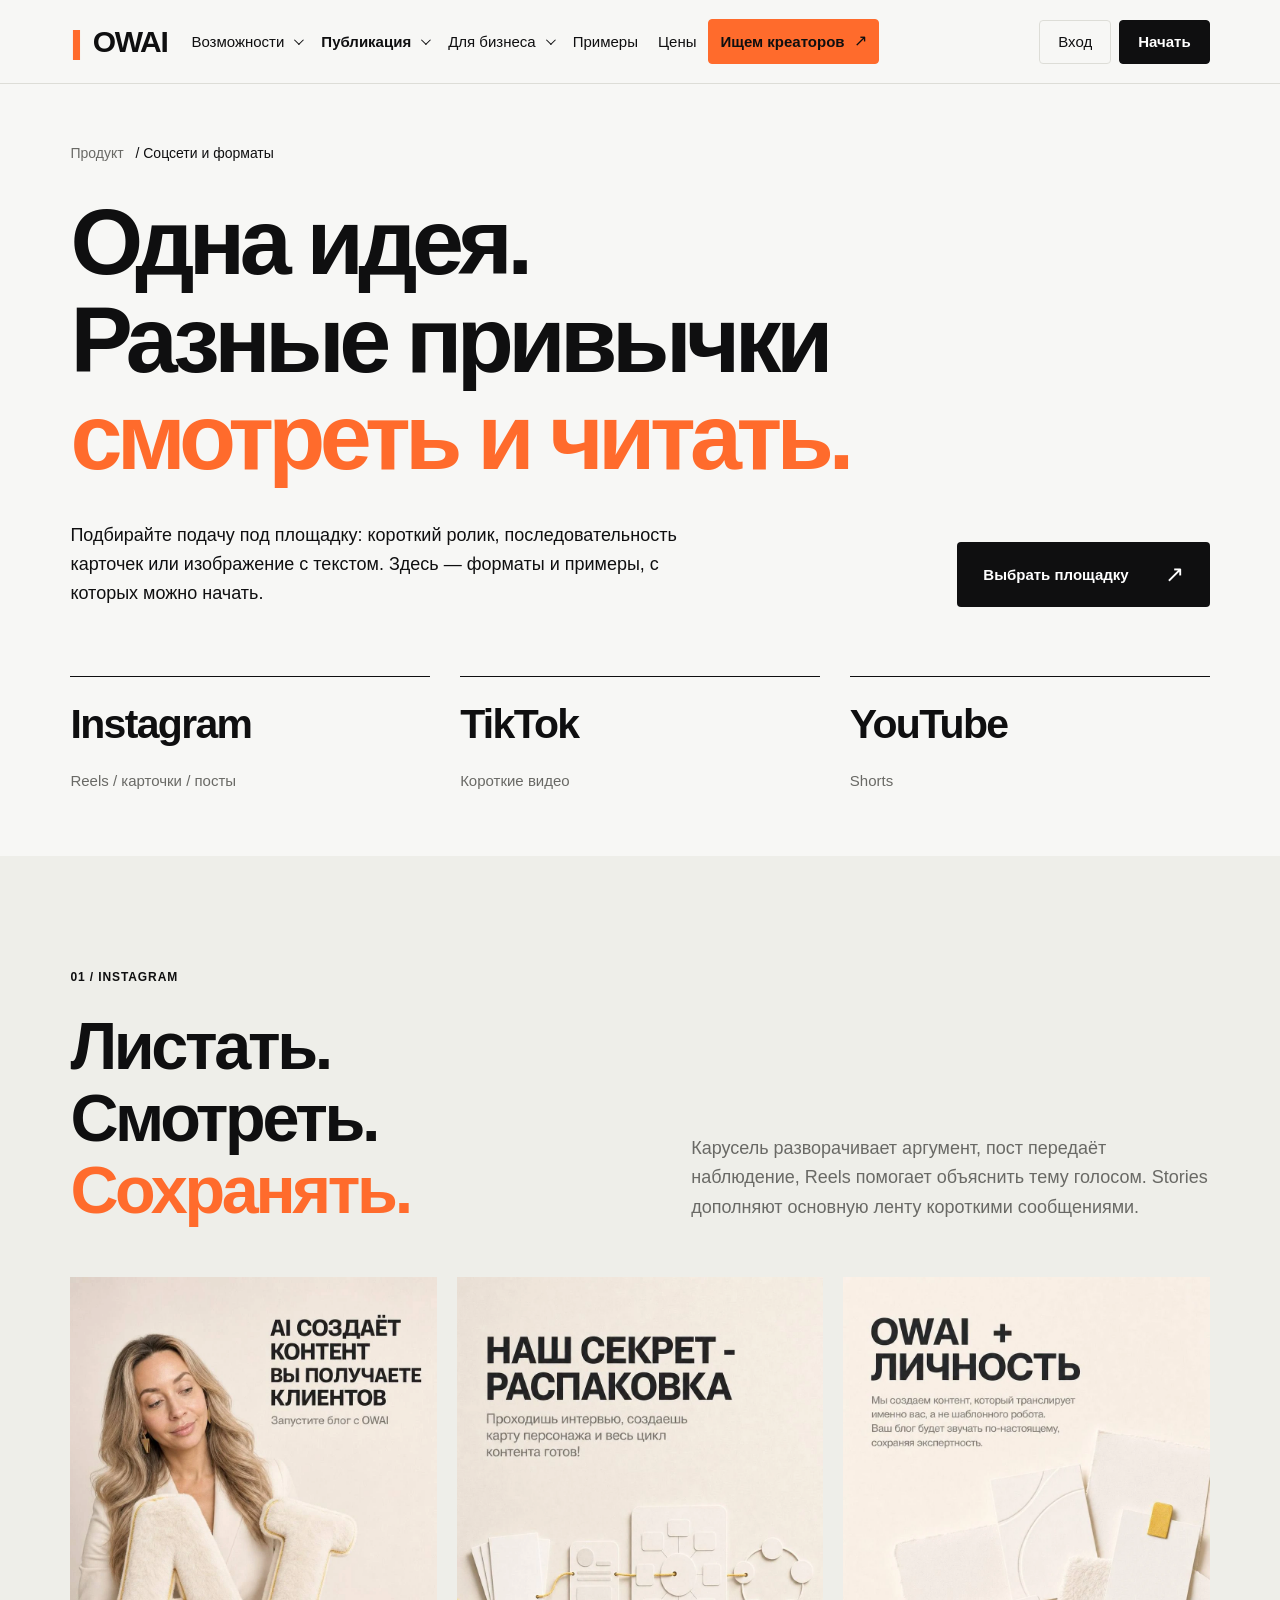
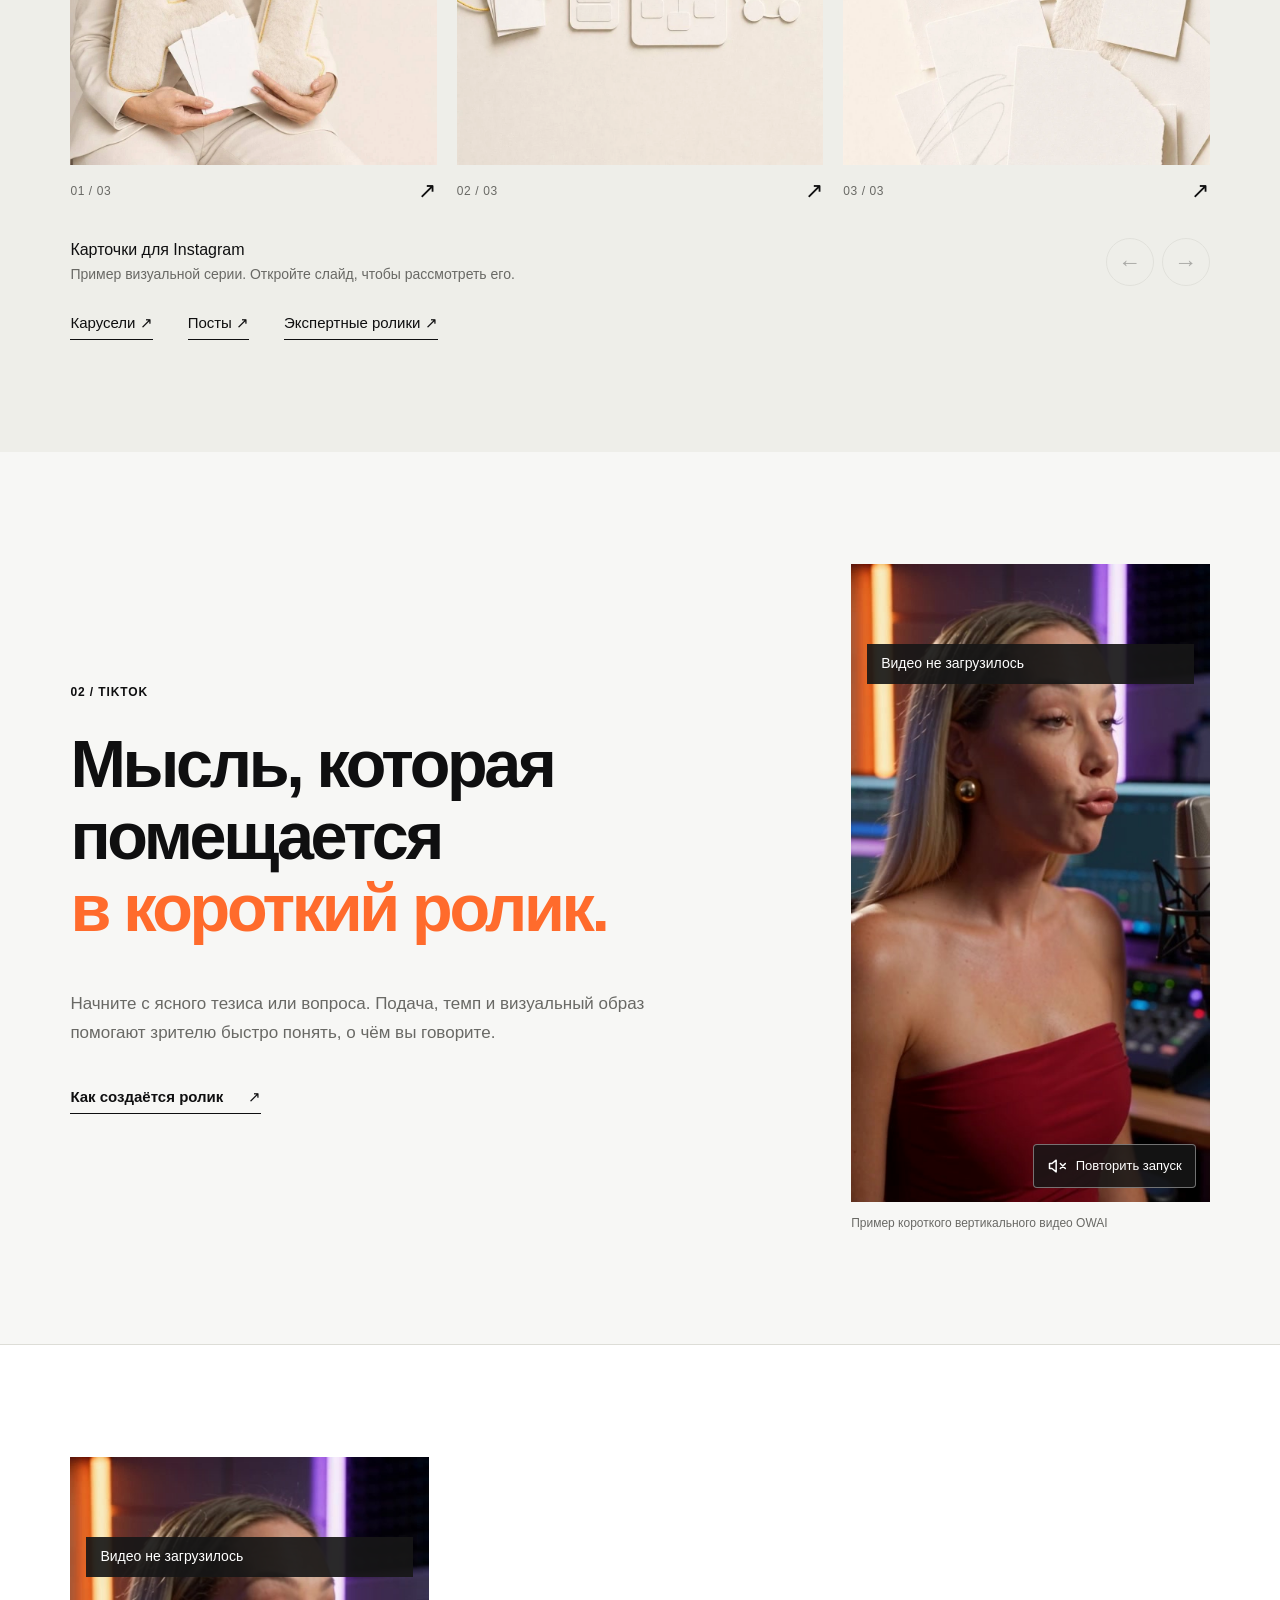
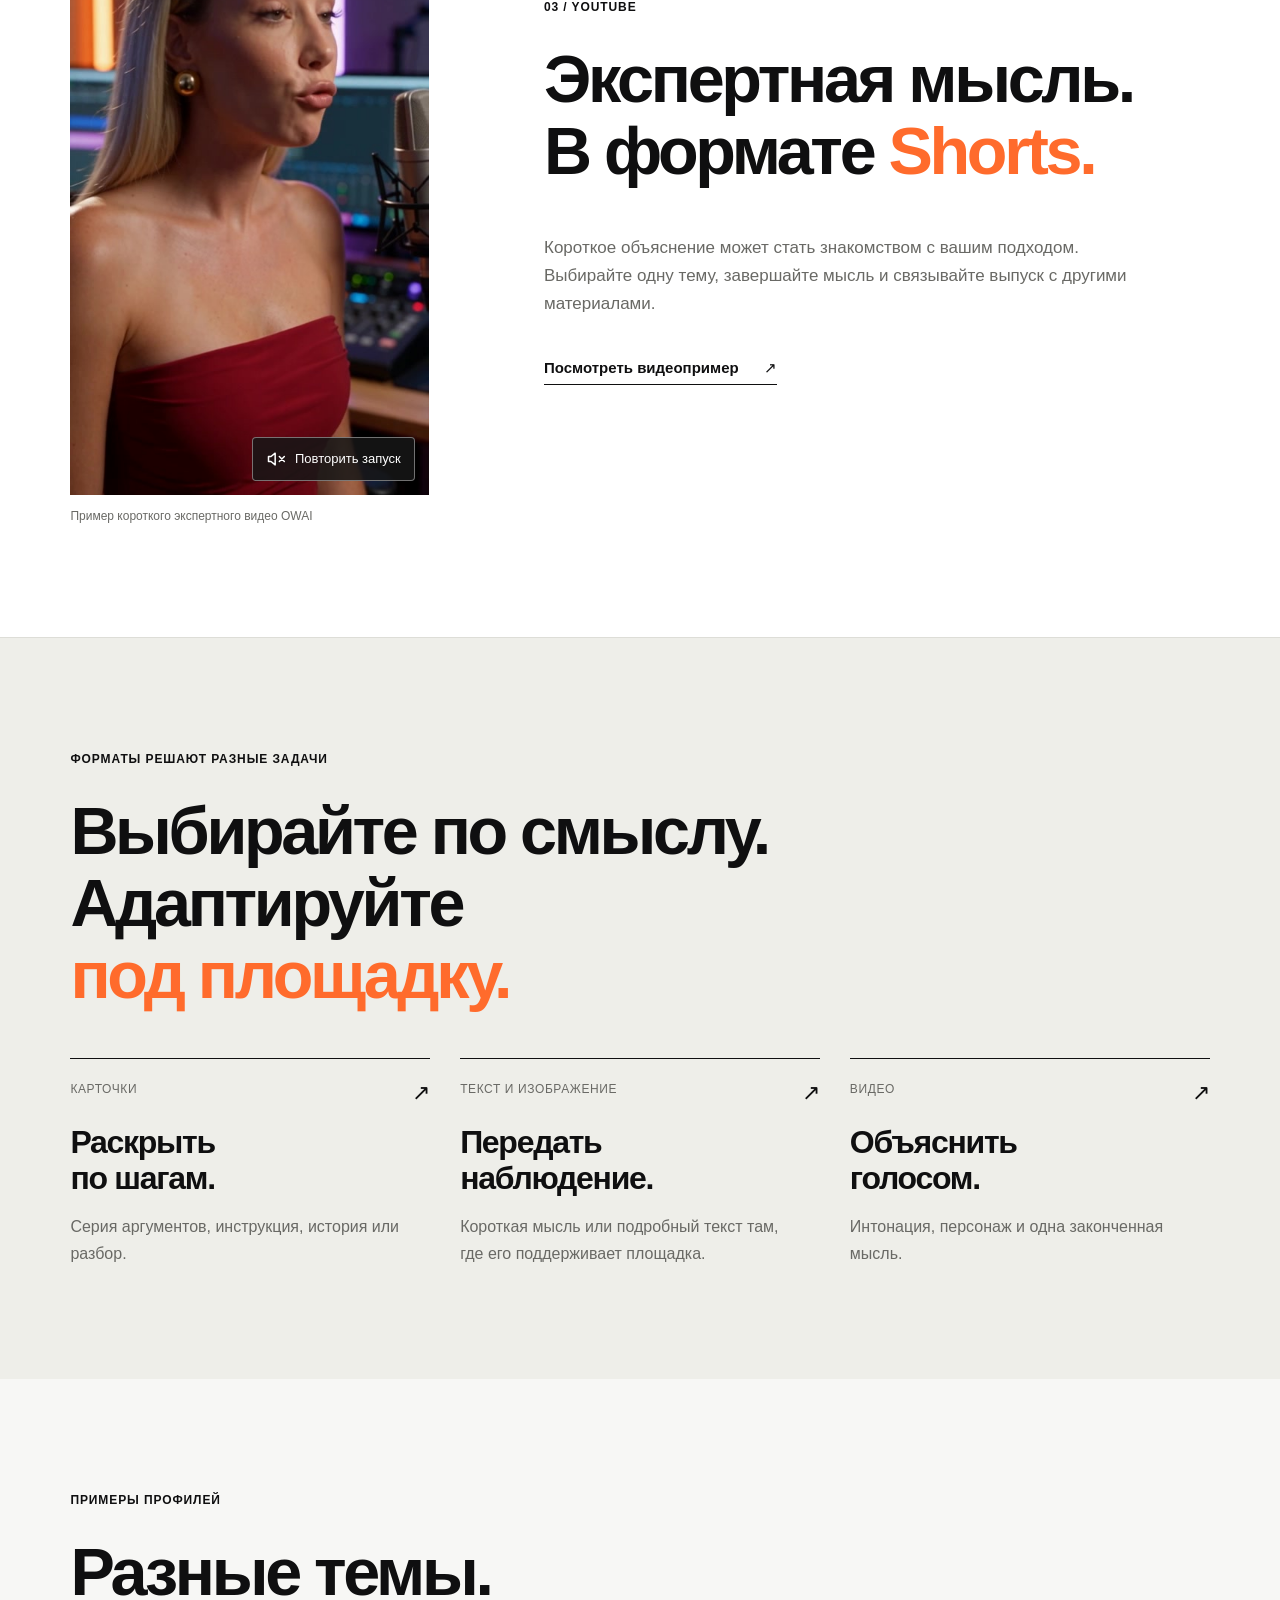
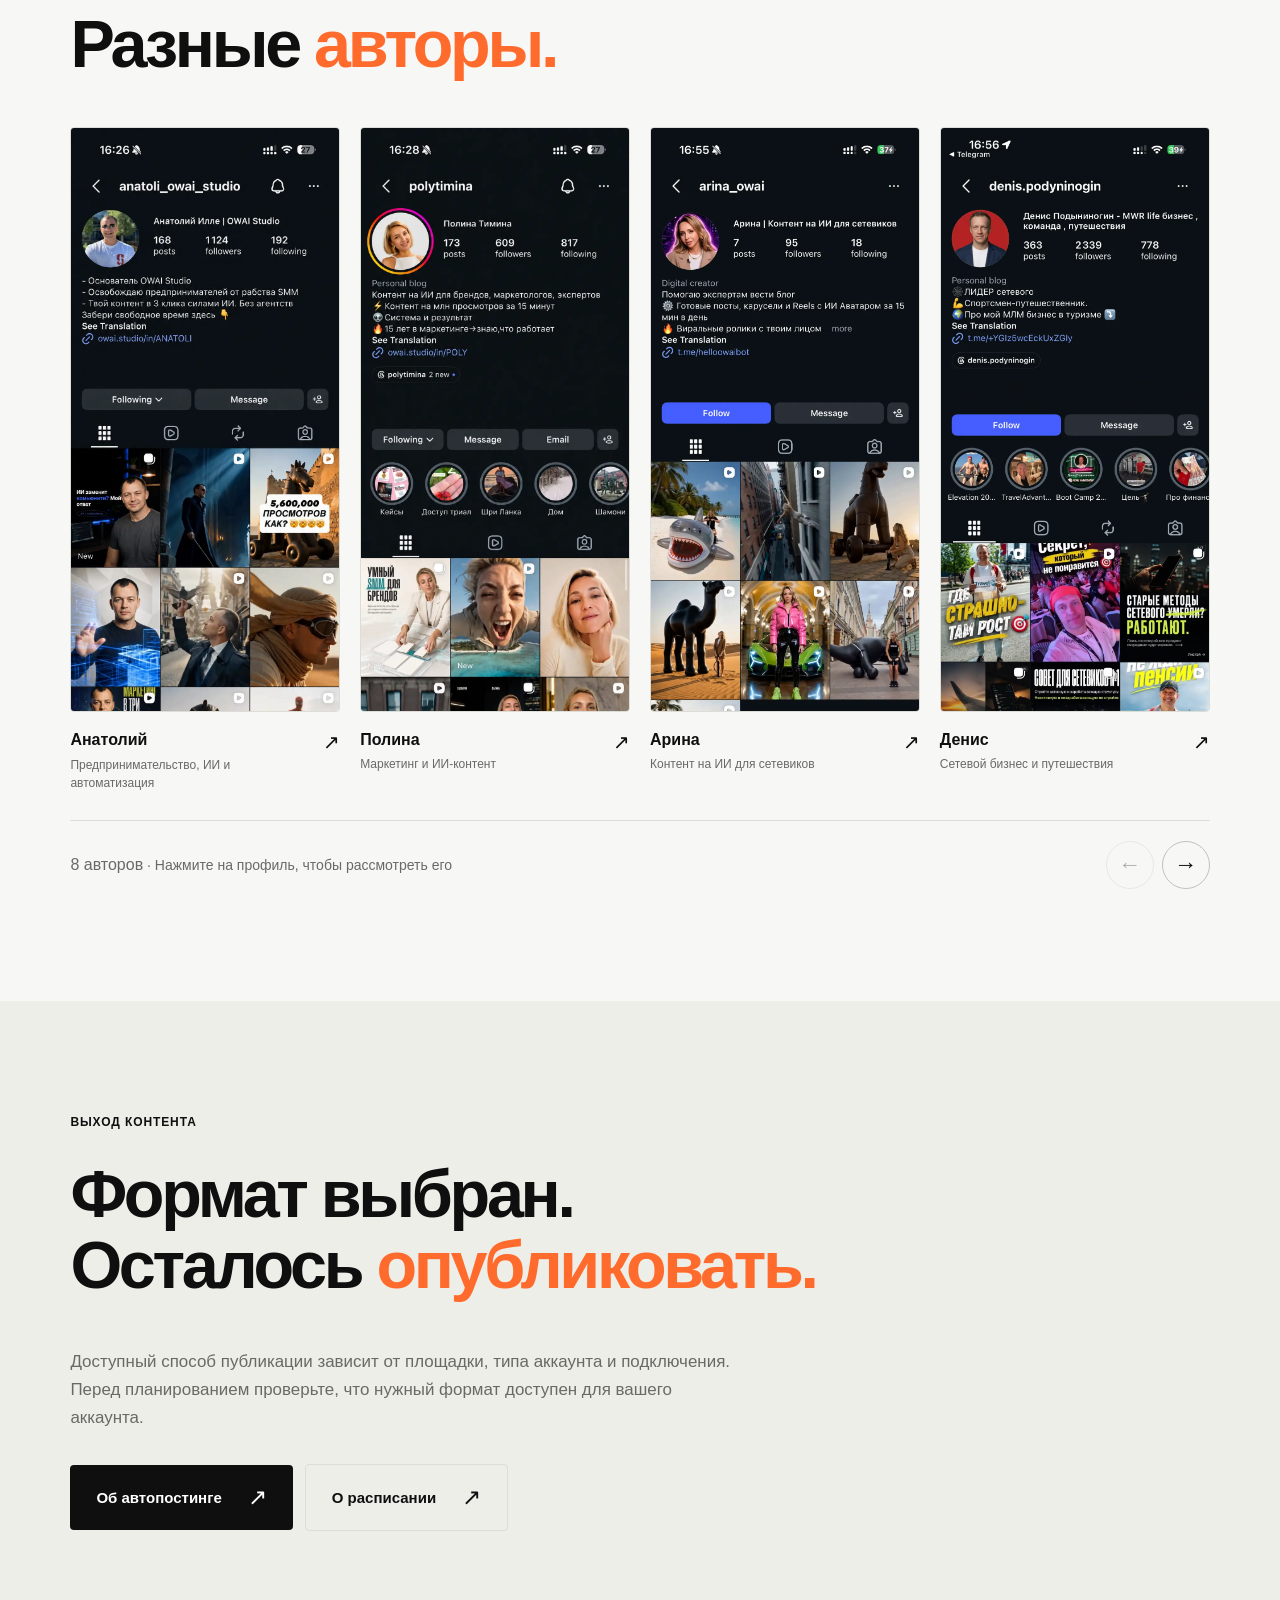
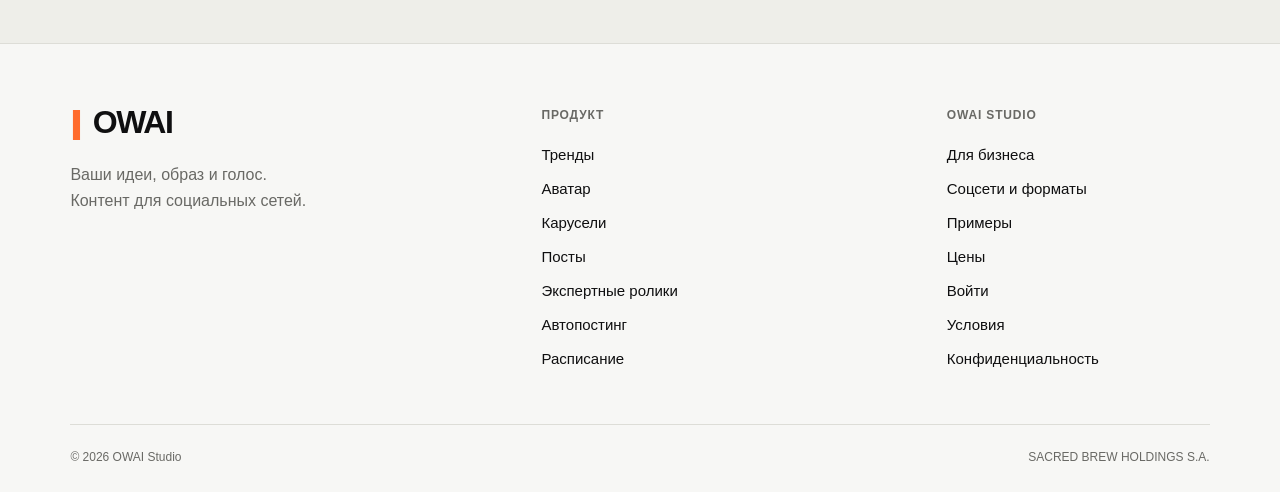
<file: public/socials/index.html>
<!doctype html><html lang="ru"><head><meta charset="utf-8"><meta name="viewport" content="width=device-width, initial-scale=1"><meta name="theme-color" content="#f7f7f5"><title>Соцсети и форматы — OWAI Studio</title><meta name="description" content="Instagram, TikTok и YouTube: форматы, примеры контента и переход к публикации."><link rel="canonical" href="https://owai.studio/socials/"><meta property="og:title" content="Соцсети и форматы — OWAI Studio"><meta property="og:description" content="Instagram, TikTok и YouTube: форматы, примеры контента и переход к публикации."><meta property="og:type" content="website"><meta property="og:url" content="https://owai.studio/socials/"><link rel="icon" href="../assets/favicon.svg" type="image/svg+xml"><link rel="stylesheet" href="../styles.css"><link rel="stylesheet" href="../product.css?v=20260918-inner1"><script src="../common.js?v=20260909-menu1" defer></script><script src="../site.js?v=20260915-viral-native1" defer></script><link rel="stylesheet" href="../inner-media.css?v=20260918-inner1"><script src="../inline-video.js?v=20260918-sound1" defer></script><link rel="stylesheet" href="../profile-gallery.css?v=20260918-profiles1"><link rel="stylesheet" href="../creator-nav.css?v=20260918-creators1"></head><body class="product-page"><a class="skip-link" href="#main">Перейти к содержимому</a><header class="header unified-header"><a class="wordmark" href="../" aria-label="OWAI — главная"><span aria-hidden="true">||</span>OWAI</a><nav class="navigation unified-nav" id="navigation" aria-label="Главное меню"><div class="product-menu" data-menu="features"><div class="product-menu-label" data-active="false"><button class="menu-category" type="button" data-menu-toggle aria-expanded="false" aria-controls="features-dropdown">Возможности<span class="chevron" aria-hidden="true"></span></button></div><div class="product-dropdown nav-dropdown" id="features-dropdown" hidden><div class="dropdown-links"><a href="../trends/"><span><b>Тренды</b><small>Темы и ракурсы для вашего контента</small></span></a><a href="../avatar/"><span><b>Аватар · карта персонажа</b><small>Карта персонажа и узнаваемый образ</small></span></a><a href="../carousel/"><span><b>Карусели</b><small>Истории, которые хочется листать</small></span></a><a href="../posts/"><span><b>Посты и картинки</b><small>Тексты, подписи и изображения в вашем стиле</small></span></a><a href="../expert-videos/"><span><b>Экспертные ролики</b><small>Ваши мысли, образ и голос</small></span></a></div></div></div><div class="product-menu" data-menu="publishing"><div class="product-menu-label" data-active="true"><button class="menu-category" type="button" data-menu-toggle aria-expanded="false" aria-controls="publishing-dropdown">Публикация<span class="chevron" aria-hidden="true"></span></button></div><div class="product-dropdown nav-dropdown" id="publishing-dropdown" hidden><div class="dropdown-links"><a href="../autoposting/"><span><b>Автопостинг</b><small>Выход контента в подключённых соцсетях</small></span></a><a href="../scheduled-posts/"><span><b>Отложенные публикации</b><small>Даты, время и очередь публикаций</small></span></a><a href="../socials/" aria-current="page"><span><b>Какие соцсети поддерживаем</b><small>Форматы под каждую площадку</small></span></a></div></div></div><div class="product-menu" data-menu="business"><div class="product-menu-label" data-active="false"><button class="menu-category" type="button" data-menu-toggle aria-expanded="false" aria-controls="business-dropdown">Для бизнеса<span class="chevron" aria-hidden="true"></span></button></div><div class="product-dropdown nav-dropdown" id="business-dropdown" hidden><div class="dropdown-links"><a href="../b2b/brand-dna/"><span><b>ДНК бренда</b><small>Характер, голос и визуальные правила</small></span></a><a href="../b2b/content-topics/"><span><b>Темы из операционки</b><small>События, опыт команды и вопросы клиентов</small></span></a><a href="../b2b/data-security/"><span><b>Безопасность данных</b><small>Согласованные источники и доступы</small></span></a><a href="../b2b/realistic-content/"><span><b>Гиперреалистичный контент</b><small>Свет, фактура и визуальные детали</small></span></a></div><a class="dropdown-overview" href="../b2b/">OWAI для бизнеса <span aria-hidden="true">↗</span></a></div></div><a href="../#examples">Примеры</a><a href="../#price">Цены</a><a class="nav-creators" href="../creators/">Ищем креаторов<span aria-hidden="true">↗</span></a></nav><div class="nav-account"><a class="nav-signin" href="https://owai.studio/signin">Вход</a><a class="nav-start" href="https://owai.studio/signup">Начать</a></div><button class="menu-toggle" type="button" aria-expanded="false" aria-controls="navigation" aria-label="Меню"><span class="menu-toggle-label">Меню</span><span aria-hidden="true">+</span></button><noscript><style>.unified-header{height:auto!important;flex-wrap:wrap;padding-top:16px;padding-bottom:16px}.unified-header .unified-nav{display:flex!important;position:static!important;flex-basis:100%;order:3;max-height:none;flex-wrap:wrap;align-items:stretch}.unified-header .product-menu{position:static;flex:1 1 280px}.unified-header .nav-dropdown[hidden]{display:block!important;position:static!important;width:auto;min-width:0;max-height:none;box-shadow:none;border:0}.unified-header .menu-category{pointer-events:none}.unified-header .menu-category .chevron,.unified-header .menu-toggle{display:none!important}</style></noscript></header><main id="main"><section class="p-hero section-pad"><a class="breadcrumbs" href="../">Продукт <span>/ Соцсети и форматы</span></a><h1>Одна идея.<br>Разные привычки<br><em>смотреть и читать.</em></h1><div class="p-hero-bottom"><p>Подбирайте подачу под площадку: короткий ролик, последовательность карточек или изображение с текстом. Здесь — форматы и примеры, с которых можно начать.</p><a class="button button-dark" href="#platforms">Выбрать площадку<span aria-hidden="true">↗</span></a></div></section>
 <section class="section-pad platform-overview" id="platforms"><div class="network-names"><a href="#instagram">Instagram<span>Reels / карточки / посты</span></a><a href="#tiktok">TikTok<span>Короткие видео</span></a><a href="#youtube">YouTube<span>Shorts</span></a></div></section>
 <section class="section-pad platform-section" id="instagram"><div class="platform-heading"><span class="eyebrow">01 / INSTAGRAM</span><h2>Листать.<br>Смотреть.<br><em>Сохранять.</em></h2><p>Карусель разворачивает аргумент, пост передаёт наблюдение, Reels помогает объяснить тему голосом. Stories дополняют основную ленту короткими сообщениями.</p></div><div class="series-panel" id="panel-instagram" data-gallery="instagram"  ><div class="carousel" tabindex="0" aria-label="Карточки для Instagram. Прокрутите вправо"><button class="slide" type="button" data-caption="Карточки для Instagram · 1 из 3"><img class="" src="../assets/product-01.webp" width="960" height="1280" alt="Карточки для Instagram, слайд 1" loading="lazy" decoding="async"><span>01 / 03<b aria-hidden="true">↗</b></span></button><button class="slide" type="button" data-caption="Карточки для Instagram · 2 из 3"><img class="" src="../assets/product-03.webp" width="960" height="1280" alt="Карточки для Instagram, слайд 2" loading="lazy" decoding="async"><span>02 / 03<b aria-hidden="true">↗</b></span></button><button class="slide" type="button" data-caption="Карточки для Instagram · 3 из 3"><img class="" src="../assets/product-04.webp" width="960" height="1280" alt="Карточки для Instagram, слайд 3" loading="lazy" decoding="async"><span>03 / 03<b aria-hidden="true">↗</b></span></button></div><div class="carousel-footer"><p>Карточки для Instagram<br><span>Пример визуальной серии. Откройте слайд, чтобы рассмотреть его.</span></p><div class="carousel-controls"><button type="button" data-scroll="-1" aria-label="Предыдущие слайды">←</button><button type="button" data-scroll="1" aria-label="Следующие слайды">→</button></div></div></div><div class="platform-links"><a href="../carousel/">Карусели ↗</a><a href="../posts/">Посты ↗</a><a href="../expert-videos/">Экспертные ролики ↗</a></div></section>
 <section class="section-pad platform-video-section" id="tiktok"><div><div class="section-heading"><span class="eyebrow">02 / TIKTOK</span><h2>Мысль, которая<br>помещается<br><em>в короткий ролик.</em></h2></div><p>Начните с ясного тезиса или вопроса. Подача, темп и визуальный образ помогают зрителю быстро понять, о чём вы говорите.</p><a class="text-link" href="../expert-videos/">Как создаётся ролик <span>↗</span></a></div><figure><div class="inline-player expert-video-player" data-native-player data-video-label="Короткий пример говорящего персонажа OWAI">
  <img class="inline-poster" src="../assets/expert-video-poster.jpg" width="480" height="854" alt="" loading="lazy" decoding="async">
  <video data-src="../assets/expert-video.mp4" muted loop playsinline disablepictureinpicture disableremoteplayback controlslist="nodownload nofullscreen noremoteplayback" preload="none" poster="../assets/expert-video-poster.jpg" width="480" height="854" aria-label="Короткий пример говорящего персонажа OWAI"><a href="../assets/expert-video.mp4">Скачать видеопример</a></video>
  <button class="inline-video-sound" type="button" data-video-toggle data-video-sound data-muted="true" aria-pressed="false" aria-label="Включить звук: короткий пример говорящего персонажа OWAI">
    <svg viewBox="0 0 24 24" fill="none" stroke="currentColor" stroke-width="1.8" stroke-linecap="round" stroke-linejoin="round" aria-hidden="true" focusable="false"><path d="M11 5 6 9H3v6h3l5 4Z"/><path class="sound-off" d="m16 9 6 6m0-6-6 6"/><g class="sound-on"><path d="M15 8a6 6 0 0 1 0 8"/><path d="M18 5a10 10 0 0 1 0 14"/></g></svg>
    <span data-sound-label>Включить звук</span>
  </button>
  <span class="inline-video-status" data-video-status role="status" hidden>Видео не загрузилось</span>
</div><figcaption>Пример короткого вертикального видео OWAI</figcaption></figure></section>
 <section class="section-pad platform-video-section youtube-section" id="youtube"><figure><div class="inline-player expert-video-player" data-native-player data-video-label="Короткий пример говорящего персонажа OWAI">
  <img class="inline-poster" src="../assets/expert-video-poster.jpg" width="480" height="854" alt="" loading="lazy" decoding="async">
  <video data-src="../assets/expert-video.mp4" muted loop playsinline disablepictureinpicture disableremoteplayback controlslist="nodownload nofullscreen noremoteplayback" preload="none" poster="../assets/expert-video-poster.jpg" width="480" height="854" aria-label="Короткий пример говорящего персонажа OWAI"><a href="../assets/expert-video.mp4">Скачать видеопример</a></video>
  <button class="inline-video-sound" type="button" data-video-toggle data-video-sound data-muted="true" aria-pressed="false" aria-label="Включить звук: короткий пример говорящего персонажа OWAI">
    <svg viewBox="0 0 24 24" fill="none" stroke="currentColor" stroke-width="1.8" stroke-linecap="round" stroke-linejoin="round" aria-hidden="true" focusable="false"><path d="M11 5 6 9H3v6h3l5 4Z"/><path class="sound-off" d="m16 9 6 6m0-6-6 6"/><g class="sound-on"><path d="M15 8a6 6 0 0 1 0 8"/><path d="M18 5a10 10 0 0 1 0 14"/></g></svg>
    <span data-sound-label>Включить звук</span>
  </button>
  <span class="inline-video-status" data-video-status role="status" hidden>Видео не загрузилось</span>
</div><figcaption>Пример короткого экспертного видео OWAI</figcaption></figure><div><div class="section-heading"><span class="eyebrow">03 / YOUTUBE</span><h2>Экспертная мысль.<br>В формате <em>Shorts.</em></h2></div><p>Короткое объяснение может стать знакомством с вашим подходом. Выбирайте одну тему, завершайте мысль и связывайте выпуск с другими материалами.</p><a class="text-link" href="../expert-videos/#example">Посмотреть видеопример <span>↗</span></a></div></section>
 <section class="section-pad format-comparison"><div class="section-heading"><span class="eyebrow">ФОРМАТЫ РЕШАЮТ РАЗНЫЕ ЗАДАЧИ</span><h2>Выбирайте по смыслу.<br>Адаптируйте<br><em>под площадку.</em></h2></div><div class="format-paths"><a href="../carousel/"><span>КАРТОЧКИ</span><h3>Раскрыть<br>по шагам.</h3><p>Серия аргументов, инструкция, история или разбор.</p><b>↗</b></a><a href="../posts/"><span>ТЕКСТ И ИЗОБРАЖЕНИЕ</span><h3>Передать<br>наблюдение.</h3><p>Короткая мысль или подробный текст там, где его поддерживает площадка.</p><b>↗</b></a><a href="../expert-videos/"><span>ВИДЕО</span><h3>Объяснить<br>голосом.</h3><p>Интонация, персонаж и одна законченная мысль.</p><b>↗</b></a></div></section>
 <section class="section-pad profiles-section"><div class="section-heading"><span class="eyebrow">ПРИМЕРЫ ПРОФИЛЕЙ</span><h2>Разные темы.<br>Разные <em>авторы.</em></h2></div><div class="profile-gallery series-panel" id="media-m07" data-gallery="author-profiles">
<div class="carousel profile-track" id="profile-track" tabindex="0" role="region" aria-label="Скриншоты восьми профилей авторов OWAI">
<button class="slide profile-slide" type="button" data-caption="Анатолий · @anatoli_owai_studio" aria-label="Увеличить скриншот профиля: Анатолий, @anatoli_owai_studio">
<img src="../assets/profiles/anatoli-profile.webp" alt="Профиль @anatoli_owai_studio в Instagram: шапка и сетка публикаций" width="850" height="1851" loading="lazy" decoding="async">
<span class="profile-caption"><span><strong>Анатолий</strong><small>Предпринимательство, ИИ и автоматизация</small></span><b aria-hidden="true">↗</b></span>
</button>
<button class="slide profile-slide" type="button" data-caption="Полина · @polytimina" aria-label="Увеличить скриншот профиля: Полина, @polytimina">
<img src="../assets/profiles/polina-profile.webp" alt="Профиль @polytimina в Instagram: шапка и сетка публикаций" width="850" height="1850" loading="lazy" decoding="async">
<span class="profile-caption"><span><strong>Полина</strong><small>Маркетинг и ИИ-контент</small></span><b aria-hidden="true">↗</b></span>
</button>
<button class="slide profile-slide" type="button" data-caption="Арина · @arina_owai" aria-label="Увеличить скриншот профиля: Арина, @arina_owai">
<img src="../assets/profiles/arina-profile.webp" alt="Профиль @arina_owai в Instagram: шапка и сетка публикаций" width="941" height="2048" loading="lazy" decoding="async">
<span class="profile-caption"><span><strong>Арина</strong><small>Контент на ИИ для сетевиков</small></span><b aria-hidden="true">↗</b></span>
</button>
<button class="slide profile-slide" type="button" data-caption="Денис · @denis.podyninogin" aria-label="Увеличить скриншот профиля: Денис, @denis.podyninogin">
<img src="../assets/profiles/denis-profile.webp" alt="Профиль @denis.podyninogin в Instagram: шапка и сетка публикаций" width="941" height="2048" loading="lazy" decoding="async">
<span class="profile-caption"><span><strong>Денис</strong><small>Сетевой бизнес и путешествия</small></span><b aria-hidden="true">↗</b></span>
</button>
<button class="slide profile-slide" type="button" data-caption="Рашид · @radar_ai_studio" aria-label="Увеличить скриншот профиля: Рашид, @radar_ai_studio">
<img src="../assets/profiles/radar-profile.webp" alt="Профиль @radar_ai_studio в Instagram: шапка и сетка публикаций" width="941" height="2048" loading="lazy" decoding="async">
<span class="profile-caption"><span><strong>Рашид</strong><small>ИИ-маркетинг и бизнес-системы</small></span><b aria-hidden="true">↗</b></span>
</button>
<button class="slide profile-slide" type="button" data-caption="Людмила · @safonovalyuda" aria-label="Увеличить скриншот профиля: Людмила, @safonovalyuda">
<img src="../assets/profiles/lyudmila-profile.webp" alt="Профиль @safonovalyuda в Instagram: шапка и сетка публикаций" width="941" height="2048" loading="lazy" decoding="async">
<span class="profile-caption"><span><strong>Людмила</strong><small>Финансы и увеличение капитала</small></span><b aria-hidden="true">↗</b></span>
</button>
<button class="slide profile-slide" type="button" data-caption="Ирина · @irina.mazurova_online" aria-label="Увеличить скриншот профиля: Ирина, @irina.mazurova_online">
<img src="../assets/profiles/irina-profile.webp" alt="Профиль @irina.mazurova_online в Instagram: шапка и сетка публикаций" width="941" height="2048" loading="lazy" decoding="async">
<span class="profile-caption"><span><strong>Ирина</strong><small>Онлайн-бизнес и блог на автопилоте</small></span><b aria-hidden="true">↗</b></span>
</button>
<button class="slide profile-slide" type="button" data-caption="Сергей · @life_timan" aria-label="Увеличить скриншот профиля: Сергей, @life_timan">
<img src="../assets/profiles/sergey-profile.webp" alt="Профиль @life_timan в Instagram: шапка и сетка публикаций" width="941" height="2048" loading="lazy" decoding="async">
<span class="profile-caption"><span><strong>Сергей</strong><small>ИИ-продвижение и контент-машина</small></span><b aria-hidden="true">↗</b></span>
</button>
</div>
<div class="carousel-footer"><p>8 авторов<span> · Нажмите на профиль, чтобы рассмотреть его</span></p><div class="carousel-controls"><button type="button" data-scroll="-1" aria-label="Предыдущие профили" aria-controls="profile-track" disabled>←</button><button type="button" data-scroll="1" aria-label="Следующие профили" aria-controls="profile-track">→</button></div></div>
</div></section>
 <section class="section-pad platform-publishing"><div class="section-heading"><span class="eyebrow">ВЫХОД КОНТЕНТА</span><h2>Формат выбран.<br>Осталось <em>опубликовать.</em></h2></div><p class="section-intro">Доступный способ публикации зависит от площадки, типа аккаунта и подключения. Перед планированием проверьте, что нужный формат доступен для вашего аккаунта.</p><div class="hero-actions"><a class="button button-dark" href="../autoposting/">Об автопостинге<span aria-hidden="true">↗</span></a><a class="button button-line" href="../scheduled-posts/">О расписании<span aria-hidden="true">↗</span></a></div></section>
 </main><footer class="site-footer"><div class="footer-brand"><a class="wordmark" href="../"><span aria-hidden="true">||</span>OWAI</a><p>Ваши идеи, образ и голос.<br>Контент для социальных сетей.</p></div><div class="footer-product"><span class="eyebrow">ПРОДУКТ</span><a href="../trends/">Тренды</a><a href="../avatar/">Аватар</a><a href="../carousel/">Карусели</a><a href="../posts/">Посты</a><a href="../expert-videos/">Экспертные ролики</a><a href="../autoposting/">Автопостинг</a><a href="../scheduled-posts/">Расписание</a></div><div class="footer-more"><span class="eyebrow">OWAI STUDIO</span><a href="../b2b/">Для бизнеса</a><a href="../socials/">Соцсети и форматы</a><a href="../#examples">Примеры</a><a href="../#price">Цены</a><a href="https://owai.studio/signin">Войти</a><a href="https://owai.studio/terms">Условия</a><a href="https://owai.studio/privacy">Конфиденциальность</a></div><div class="footer-base"><span>© 2026 OWAI Studio</span><span>SACRED BREW HOLDINGS S.A.</span></div></footer><dialog id="gallery-dialog" aria-label="Просмотр слайда"><div class="dialog-top"><span id="dialog-caption"></span><button id="dialog-close" type="button" aria-label="Закрыть просмотр">✕</button></div><div class="dialog-media"><img id="dialog-image" alt=""></div><div class="dialog-bottom"><button id="dialog-prev" type="button" aria-label="Предыдущий слайд">←</button><span>Листайте стрелками или свайпом</span><button id="dialog-next" type="button" aria-label="Следующий слайд">→</button></div></dialog><noscript><style>.series-panel[hidden]{display:block!important;margin-top:44px}.series-tabs,.carousel-controls,.motion-toggle,.menu-toggle{display:none!important}.unified-nav{display:flex!important}.product-dropdown[hidden]{display:block!important;position:static;box-shadow:none}.dropdown-intro{display:none}.product-menu{position:static}.header{position:relative;height:auto;align-items:start;padding-top:20px;padding-bottom:20px}.unified-nav{flex-wrap:wrap}</style></noscript></body></html>
</file>
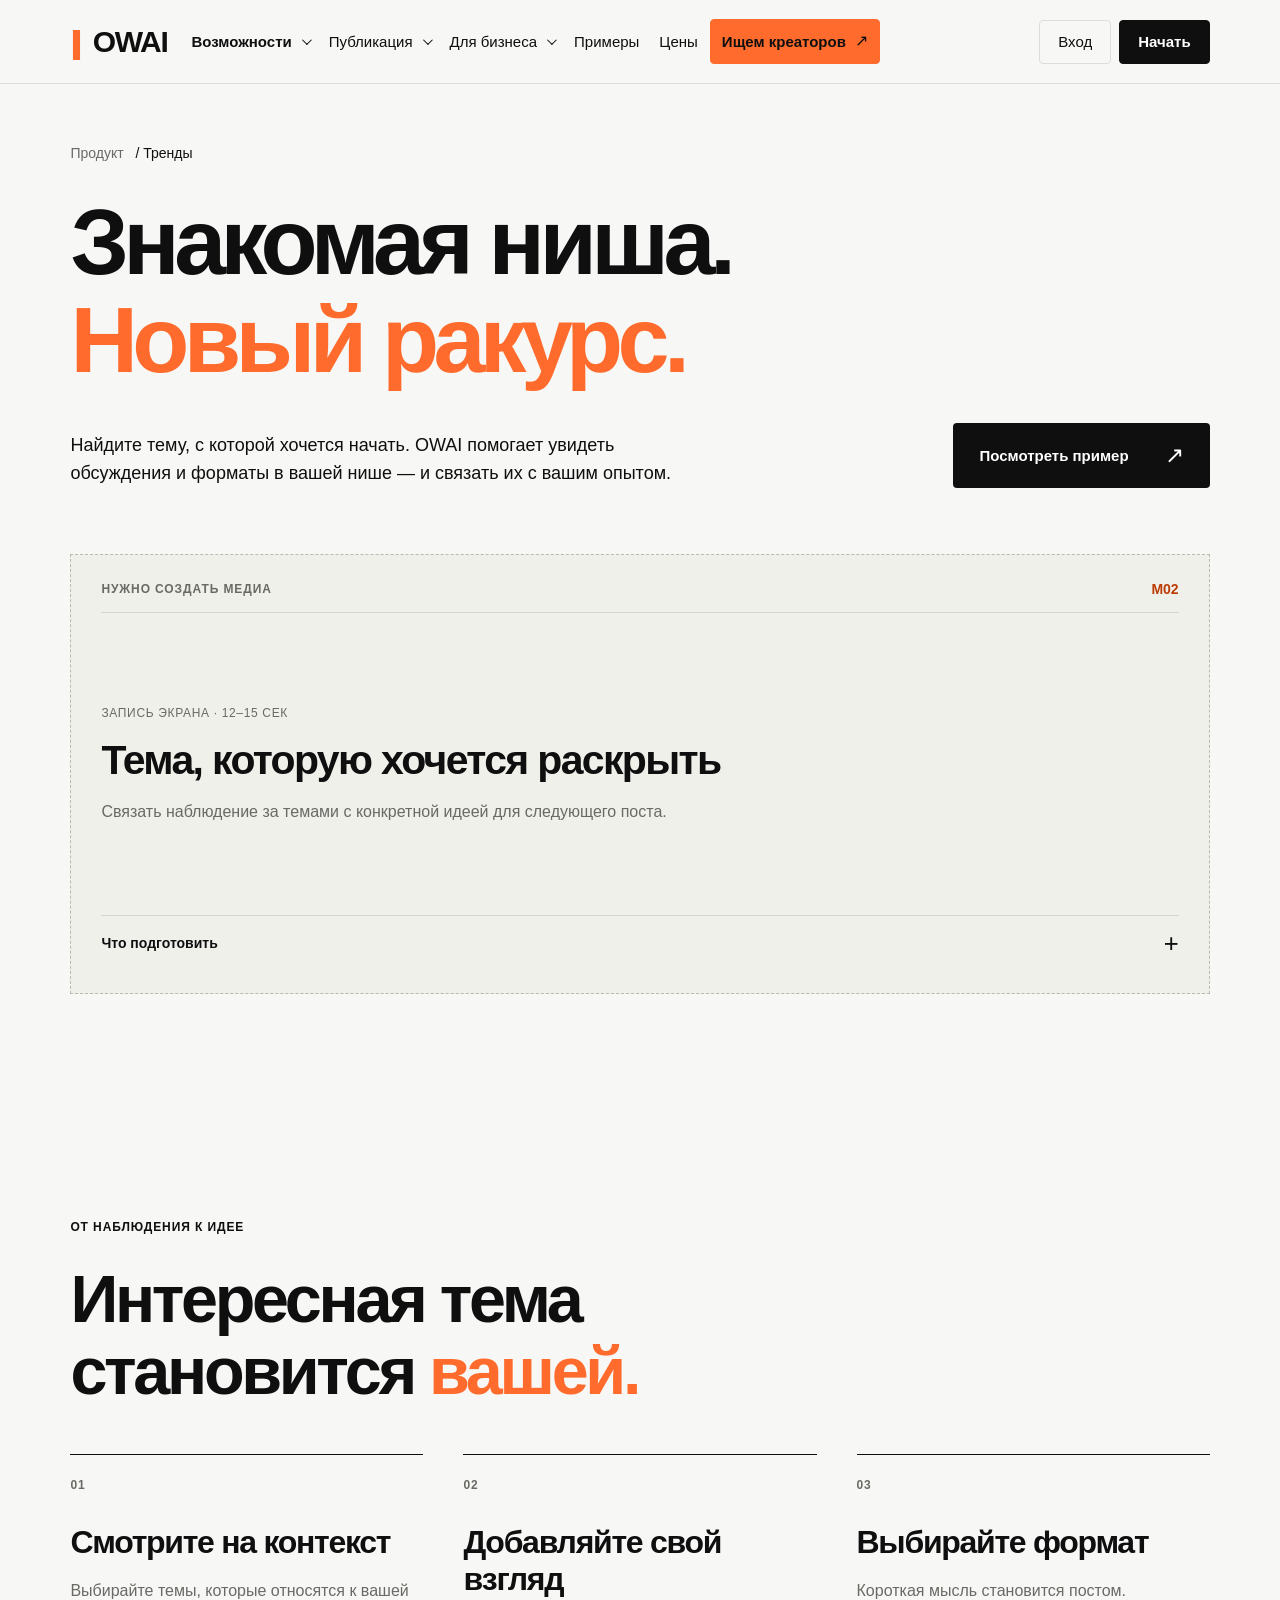
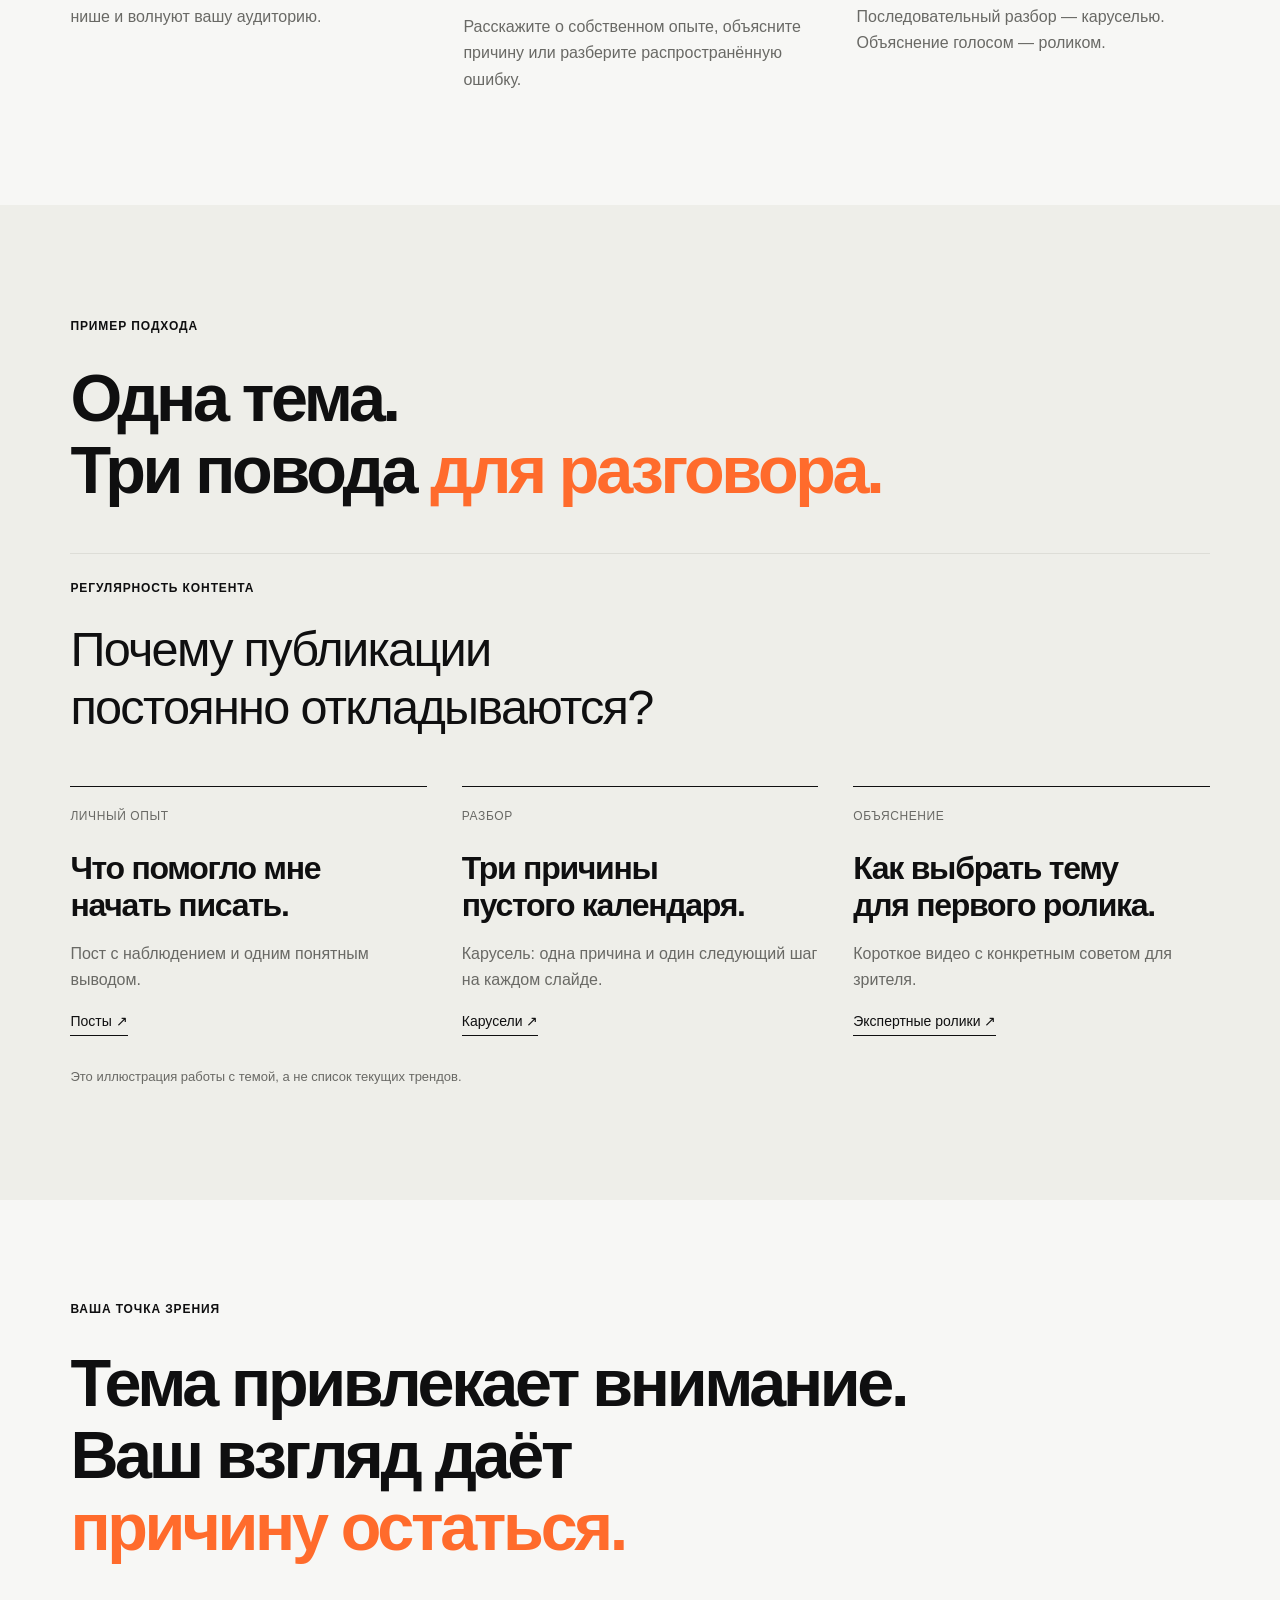
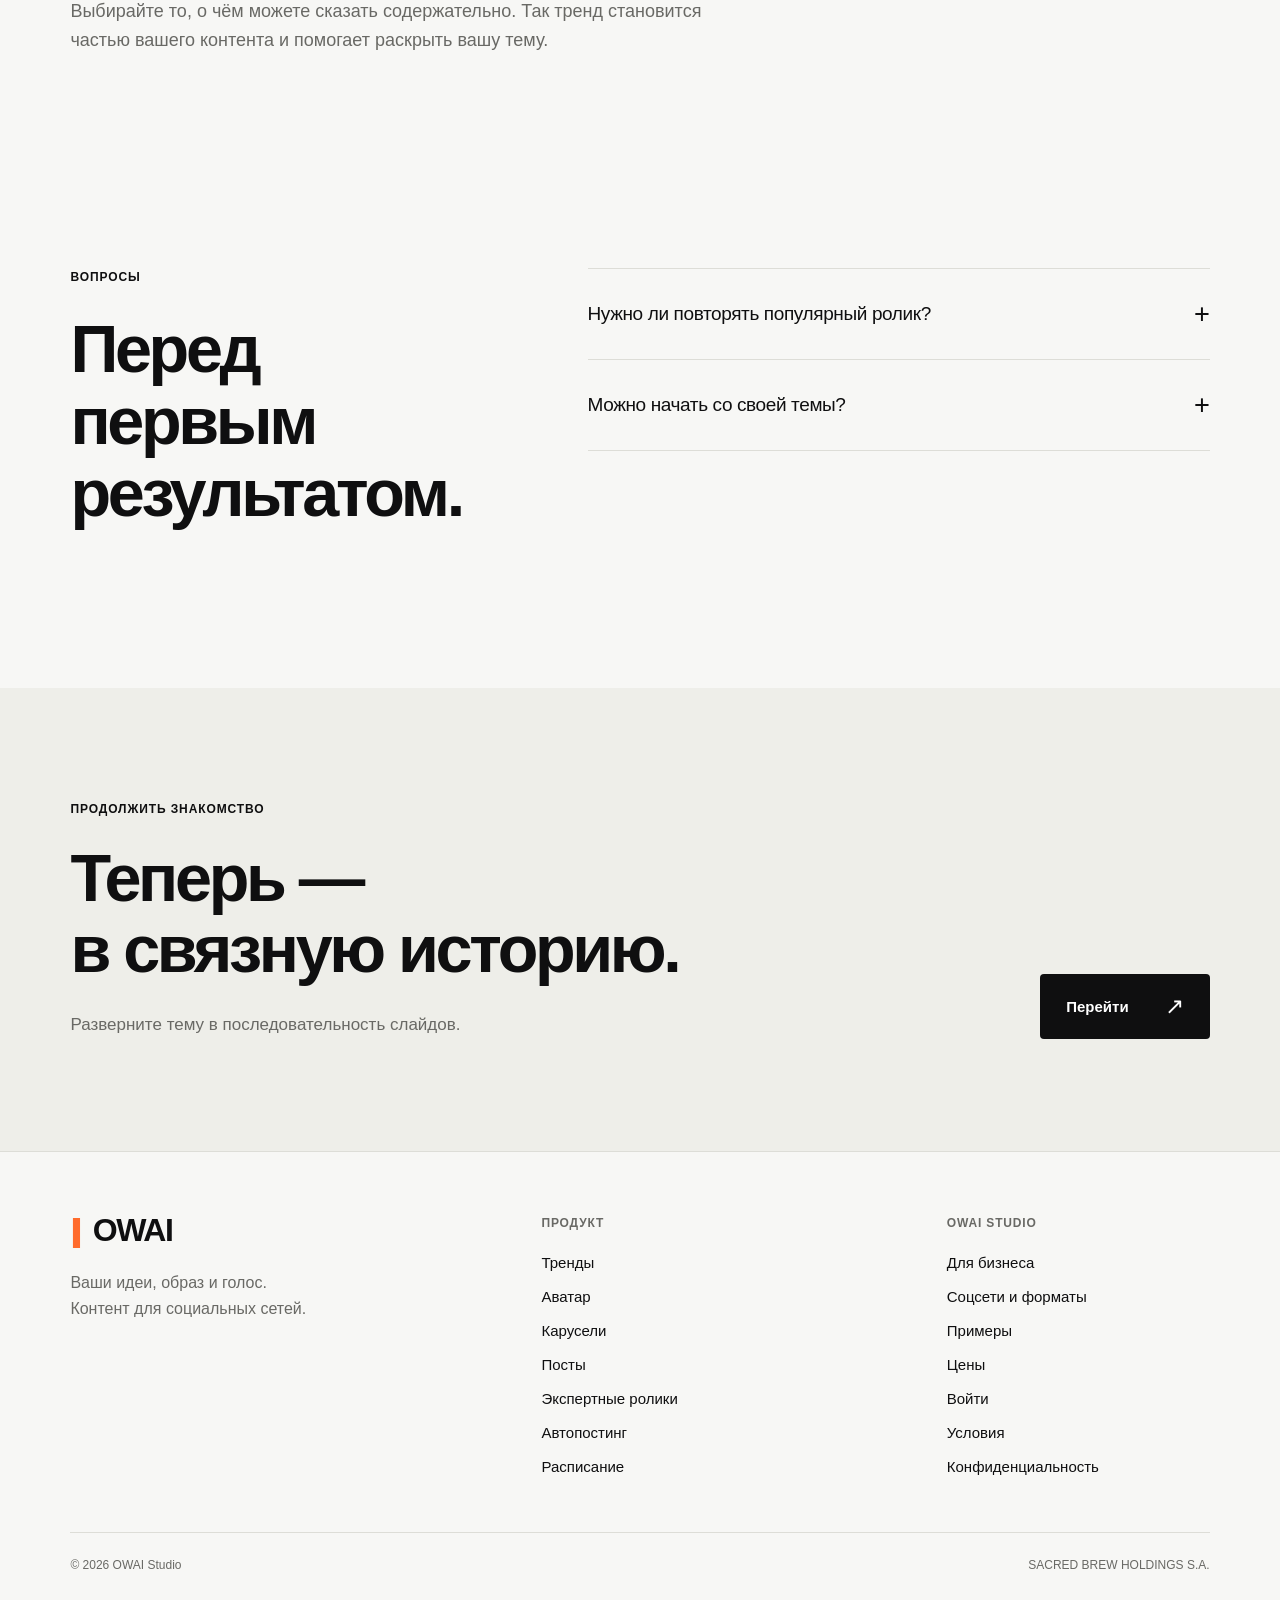
<file: public/trends/index.html>
<!doctype html><html lang="ru"><head><meta charset="utf-8"><meta name="viewport" content="width=device-width, initial-scale=1"><meta name="theme-color" content="#f7f7f5"><title>Тренды и темы для контента — OWAI Studio</title><meta name="description" content="Выбирайте темы своей ниши, добавляйте собственный взгляд и превращайте идею в пост, карусель или ролик."><link rel="canonical" href="https://owai.studio/trends/"><meta property="og:title" content="Тренды и темы для контента — OWAI Studio"><meta property="og:description" content="Выбирайте темы своей ниши, добавляйте собственный взгляд и превращайте идею в пост, карусель или ролик."><meta property="og:type" content="website"><meta property="og:url" content="https://owai.studio/trends/"><link rel="icon" href="../assets/favicon.svg" type="image/svg+xml"><link rel="stylesheet" href="../styles.css"><link rel="stylesheet" href="../product.css?v=20260909-menu1"><script src="../common.js?v=20260909-menu1" defer></script><script src="../site.js" defer></script><link rel="stylesheet" href="../creator-nav.css?v=20260918-creators1"></head><body class="product-page"><a class="skip-link" href="#main">Перейти к содержимому</a><header class="header unified-header"><a class="wordmark" href="../" aria-label="OWAI — главная"><span aria-hidden="true">||</span>OWAI</a><nav class="navigation unified-nav" id="navigation" aria-label="Главное меню"><div class="product-menu" data-menu="features"><div class="product-menu-label" data-active="true"><button class="menu-category" type="button" data-menu-toggle aria-expanded="false" aria-controls="features-dropdown">Возможности<span class="chevron" aria-hidden="true"></span></button></div><div class="product-dropdown nav-dropdown" id="features-dropdown" hidden><div class="dropdown-links"><a href="../trends/" aria-current="page"><span><b>Тренды</b><small>Темы и ракурсы для вашего контента</small></span></a><a href="../avatar/"><span><b>Аватар · карта персонажа</b><small>Карта персонажа и узнаваемый образ</small></span></a><a href="../carousel/"><span><b>Карусели</b><small>Истории, которые хочется листать</small></span></a><a href="../posts/"><span><b>Посты и картинки</b><small>Тексты, подписи и изображения в вашем стиле</small></span></a><a href="../expert-videos/"><span><b>Экспертные ролики</b><small>Ваши мысли, образ и голос</small></span></a></div></div></div><div class="product-menu" data-menu="publishing"><div class="product-menu-label" data-active="false"><button class="menu-category" type="button" data-menu-toggle aria-expanded="false" aria-controls="publishing-dropdown">Публикация<span class="chevron" aria-hidden="true"></span></button></div><div class="product-dropdown nav-dropdown" id="publishing-dropdown" hidden><div class="dropdown-links"><a href="../autoposting/"><span><b>Автопостинг</b><small>Выход контента в подключённых соцсетях</small></span></a><a href="../scheduled-posts/"><span><b>Отложенные публикации</b><small>Даты, время и очередь публикаций</small></span></a><a href="../socials/"><span><b>Какие соцсети поддерживаем</b><small>Форматы под каждую площадку</small></span></a></div></div></div><div class="product-menu" data-menu="business"><div class="product-menu-label" data-active="false"><button class="menu-category" type="button" data-menu-toggle aria-expanded="false" aria-controls="business-dropdown">Для бизнеса<span class="chevron" aria-hidden="true"></span></button></div><div class="product-dropdown nav-dropdown" id="business-dropdown" hidden><div class="dropdown-links"><a href="../b2b/brand-dna/"><span><b>ДНК бренда</b><small>Характер, голос и визуальные правила</small></span></a><a href="../b2b/content-topics/"><span><b>Темы из операционки</b><small>События, опыт команды и вопросы клиентов</small></span></a><a href="../b2b/data-security/"><span><b>Безопасность данных</b><small>Согласованные источники и доступы</small></span></a><a href="../b2b/realistic-content/"><span><b>Гиперреалистичный контент</b><small>Свет, фактура и визуальные детали</small></span></a></div><a class="dropdown-overview" href="../b2b/">OWAI для бизнеса <span aria-hidden="true">↗</span></a></div></div><a href="../#examples">Примеры</a><a href="../#price">Цены</a><a class="nav-creators" href="../creators/">Ищем креаторов<span aria-hidden="true">↗</span></a></nav><div class="nav-account"><a class="nav-signin" href="https://owai.studio/signin">Вход</a><a class="nav-start" href="https://owai.studio/signup">Начать</a></div><button class="menu-toggle" type="button" aria-expanded="false" aria-controls="navigation" aria-label="Меню"><span class="menu-toggle-label">Меню</span><span aria-hidden="true">+</span></button><noscript><style>.unified-header{height:auto!important;flex-wrap:wrap;padding-top:16px;padding-bottom:16px}.unified-header .unified-nav{display:flex!important;position:static!important;flex-basis:100%;order:3;max-height:none;flex-wrap:wrap;align-items:stretch}.unified-header .product-menu{position:static;flex:1 1 280px}.unified-header .nav-dropdown[hidden]{display:block!important;position:static!important;width:auto;min-width:0;max-height:none;box-shadow:none;border:0}.unified-header .menu-category{pointer-events:none}.unified-header .menu-category .chevron,.unified-header .menu-toggle{display:none!important}</style></noscript></header><main id="main"><section class="p-hero section-pad"><a class="breadcrumbs" href="../">Продукт <span>/ Тренды</span></a><h1>Знакомая ниша.<br><em>Новый ракурс.</em></h1><div class="p-hero-bottom"><p>Найдите тему, с которой хочется начать. OWAI помогает увидеть обсуждения и форматы в вашей нише — и связать их с вашим опытом.</p><a class="button button-dark" href="#example">Посмотреть пример<span aria-hidden="true">↗</span></a></div></section>
 <section class="section-pad media-first" id="example"><figure class="media-brief " id="media-m02" data-media-id="M02"><div class="brief-top"><span>НУЖНО СОЗДАТЬ МЕДИА</span><b>M02</b></div><div class="brief-center"><span class="brief-kind">ЗАПИСЬ ЭКРАНА · 12–15 СЕК</span><h3>Тема, которую хочется раскрыть</h3><p>Связать наблюдение за темами с конкретной идеей для следующего поста.</p></div><details class="brief-details"><summary>Что подготовить <span>+</span></summary><dl><dt>Сцена</dt><dd>Настоящий экран трендов: выбранная ниша, несколько тем, источники и даты, если они есть в интерфейсе. Открывается одна тема и пример подходящего ракурса. Использовать реальные данные, без придуманных счётчиков популярности.</dd><dt>Ощущение</dt><dd>Любопытство, ясность и ощущение «мне есть что сказать».</dd><dt>Формат</dt><dd>16:10 / 4:5. Светлый фон, чёрная типографика, оранжевый акцент OWAI. Мелкий текст интерфейса показывать крупным планом.</dd></dl></details></figure></section>
 <section class="section-pad"><div class="section-heading"><span class="eyebrow">ОТ НАБЛЮДЕНИЯ К ИДЕЕ</span><h2>Интересная тема<br>становится <em>вашей.</em></h2></div><div class="three-points"><article><span class="index">01</span><h3>Смотрите на контекст</h3><p>Выбирайте темы, которые относятся к вашей нише и волнуют вашу аудиторию.</p></article><article><span class="index">02</span><h3>Добавляйте свой взгляд</h3><p>Расскажите о собственном опыте, объясните причину или разберите распространённую ошибку.</p></article><article><span class="index">03</span><h3>Выбирайте формат</h3><p>Короткая мысль становится постом. Последовательный разбор — каруселью. Объяснение голосом — роликом.</p></article></div></section>
 <section class="section-pad angle-section"><div class="section-heading"><span class="eyebrow">ПРИМЕР ПОДХОДА</span><h2>Одна тема.<br>Три повода <em>для разговора.</em></h2></div><div class="angle-topic"><span class="eyebrow">РЕГУЛЯРНОСТЬ КОНТЕНТА</span><p>Почему публикации<br>постоянно откладываются?</p></div><div class="angle-grid"><article><span>ЛИЧНЫЙ ОПЫТ</span><h3>Что помогло мне<br>начать писать.</h3><p>Пост с наблюдением и одним понятным выводом.</p><a href="../posts/">Посты ↗</a></article><article><span>РАЗБОР</span><h3>Три причины<br>пустого календаря.</h3><p>Карусель: одна причина и один следующий шаг на каждом слайде.</p><a href="../carousel/">Карусели ↗</a></article><article><span>ОБЪЯСНЕНИЕ</span><h3>Как выбрать тему<br>для первого ролика.</h3><p>Короткое видео с конкретным советом для зрителя.</p><a href="../expert-videos/">Экспертные ролики ↗</a></article></div><p class="note demo-note">Это иллюстрация работы с темой, а не список текущих трендов.</p></section>
 <section class="section-pad text-focus"><span class="eyebrow">ВАША ТОЧКА ЗРЕНИЯ</span><h2>Тема привлекает внимание.<br>Ваш взгляд даёт<br><em>причину остаться.</em></h2><p>Выбирайте то, о чём можете сказать содержательно. Так тренд становится частью вашего контента и помогает раскрыть вашу тему.</p></section>
 <section class="p-faq section-pad"><div class="section-heading"><span class="eyebrow">ВОПРОСЫ</span><h2>Перед первым<br>результатом.</h2></div><div class="p-faq-list"><details><summary>Нужно ли повторять популярный ролик?<span>+</span></summary><p>Используйте тему как отправную точку. Собственный пример, объяснение или вывод помогают сделать материал осмысленным для вашей аудитории.</p></details><details><summary>Можно начать со своей темы?<span>+</span></summary><p>Да. Тренды нужны, когда хочется найти новый повод для публикации. Ваши вопросы, опыт и наблюдения тоже могут стать основой контента.</p></details></div></section>
 <section class="next-page section-pad"><div><span class="eyebrow">ПРОДОЛЖИТЬ ЗНАКОМСТВО</span><h2>Теперь —<br>в связную историю.</h2><p>Разверните тему в последовательность слайдов.</p></div><a class="button button-dark" href="../carousel/">Перейти<span aria-hidden="true">↗</span></a></section>
 </main><footer class="site-footer"><div class="footer-brand"><a class="wordmark" href="../"><span aria-hidden="true">||</span>OWAI</a><p>Ваши идеи, образ и голос.<br>Контент для социальных сетей.</p></div><div class="footer-product"><span class="eyebrow">ПРОДУКТ</span><a href="../trends/">Тренды</a><a href="../avatar/">Аватар</a><a href="../carousel/">Карусели</a><a href="../posts/">Посты</a><a href="../expert-videos/">Экспертные ролики</a><a href="../autoposting/">Автопостинг</a><a href="../scheduled-posts/">Расписание</a></div><div class="footer-more"><span class="eyebrow">OWAI STUDIO</span><a href="../b2b/">Для бизнеса</a><a href="../socials/">Соцсети и форматы</a><a href="../#examples">Примеры</a><a href="../#price">Цены</a><a href="https://owai.studio/signin">Войти</a><a href="https://owai.studio/terms">Условия</a><a href="https://owai.studio/privacy">Конфиденциальность</a></div><div class="footer-base"><span>© 2026 OWAI Studio</span><span>SACRED BREW HOLDINGS S.A.</span></div></footer><dialog id="gallery-dialog" aria-label="Просмотр слайда"><div class="dialog-top"><span id="dialog-caption"></span><button id="dialog-close" type="button" aria-label="Закрыть просмотр">✕</button></div><div class="dialog-media"><img id="dialog-image" alt=""></div><div class="dialog-bottom"><button id="dialog-prev" type="button" aria-label="Предыдущий слайд">←</button><span>Листайте стрелками или свайпом</span><button id="dialog-next" type="button" aria-label="Следующий слайд">→</button></div></dialog><noscript><style>.series-panel[hidden]{display:block!important;margin-top:44px}.series-tabs,.carousel-controls,.motion-toggle,.menu-toggle{display:none!important}.unified-nav{display:flex!important}.product-dropdown[hidden]{display:block!important;position:static;box-shadow:none}.dropdown-intro{display:none}.product-menu{position:static}.header{position:relative;height:auto;align-items:start;padding-top:20px;padding-bottom:20px}.unified-nav{flex-wrap:wrap}</style></noscript></body></html>
</file>
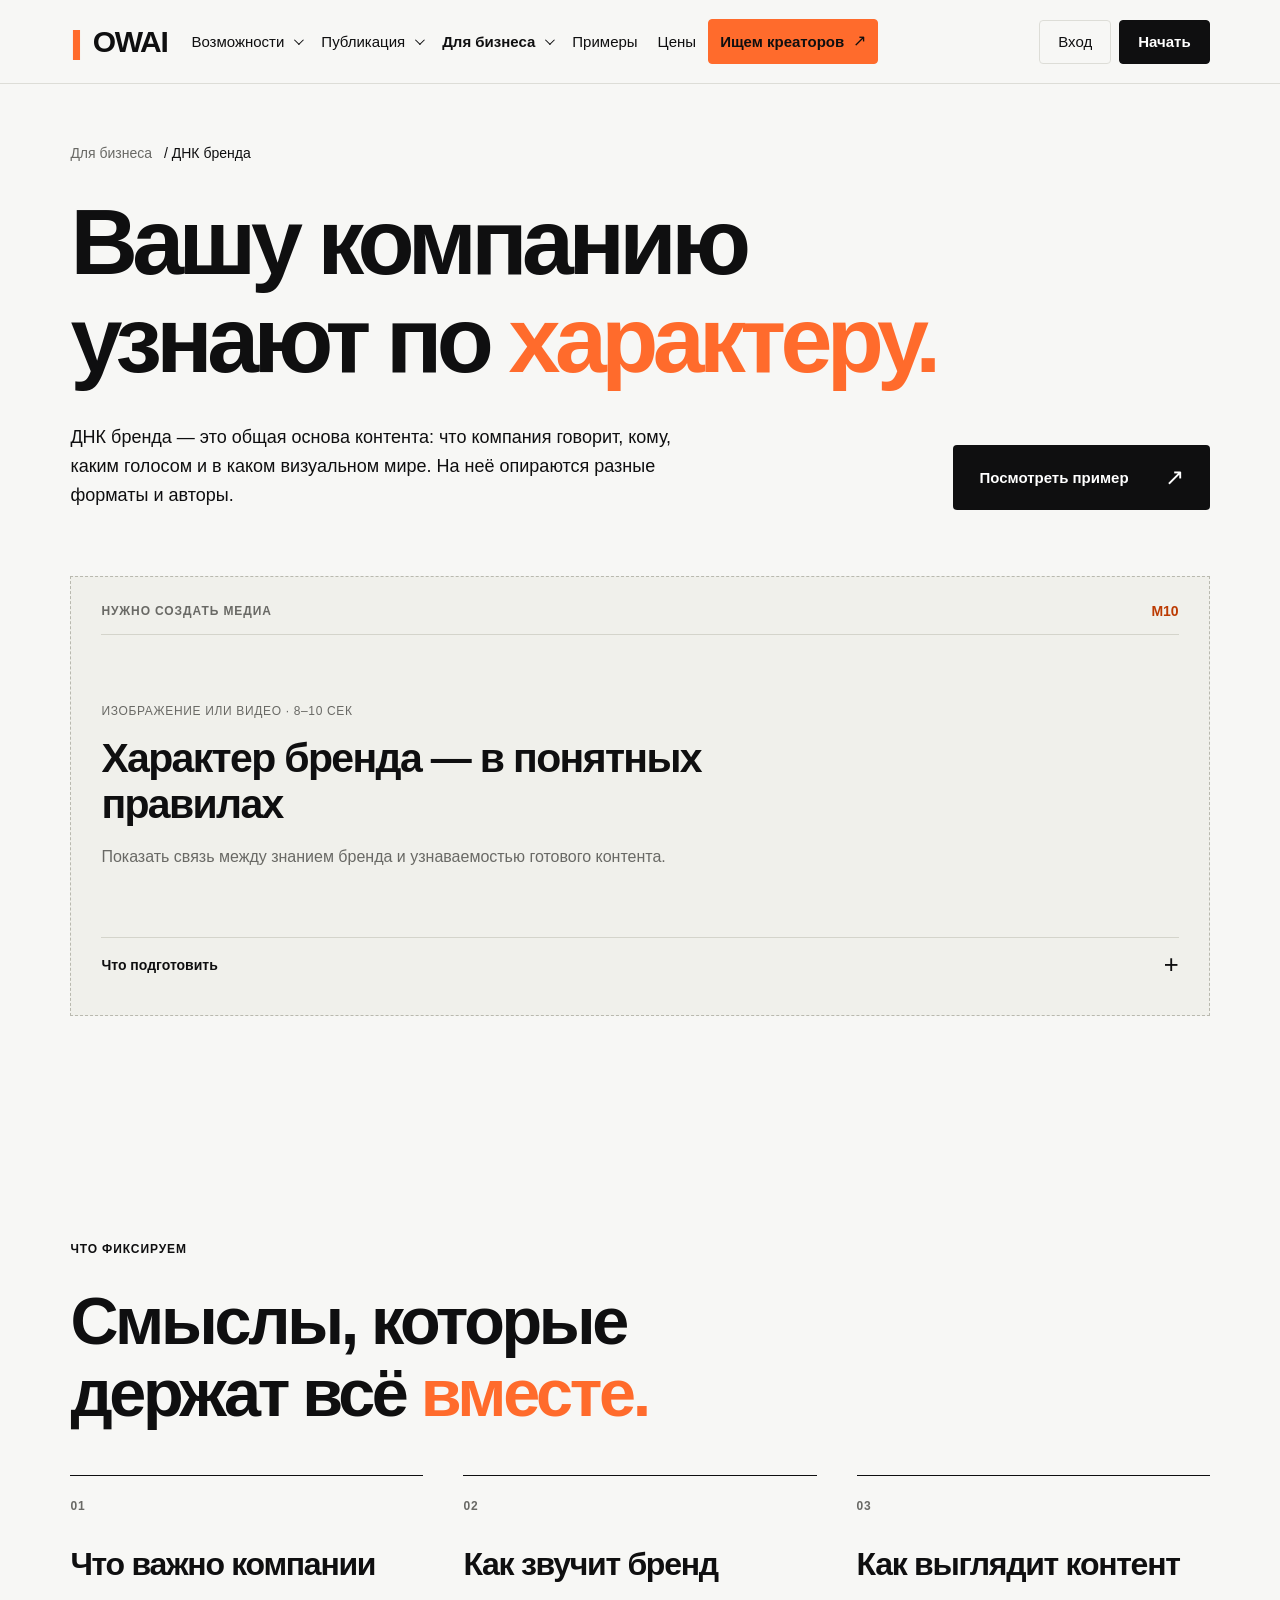
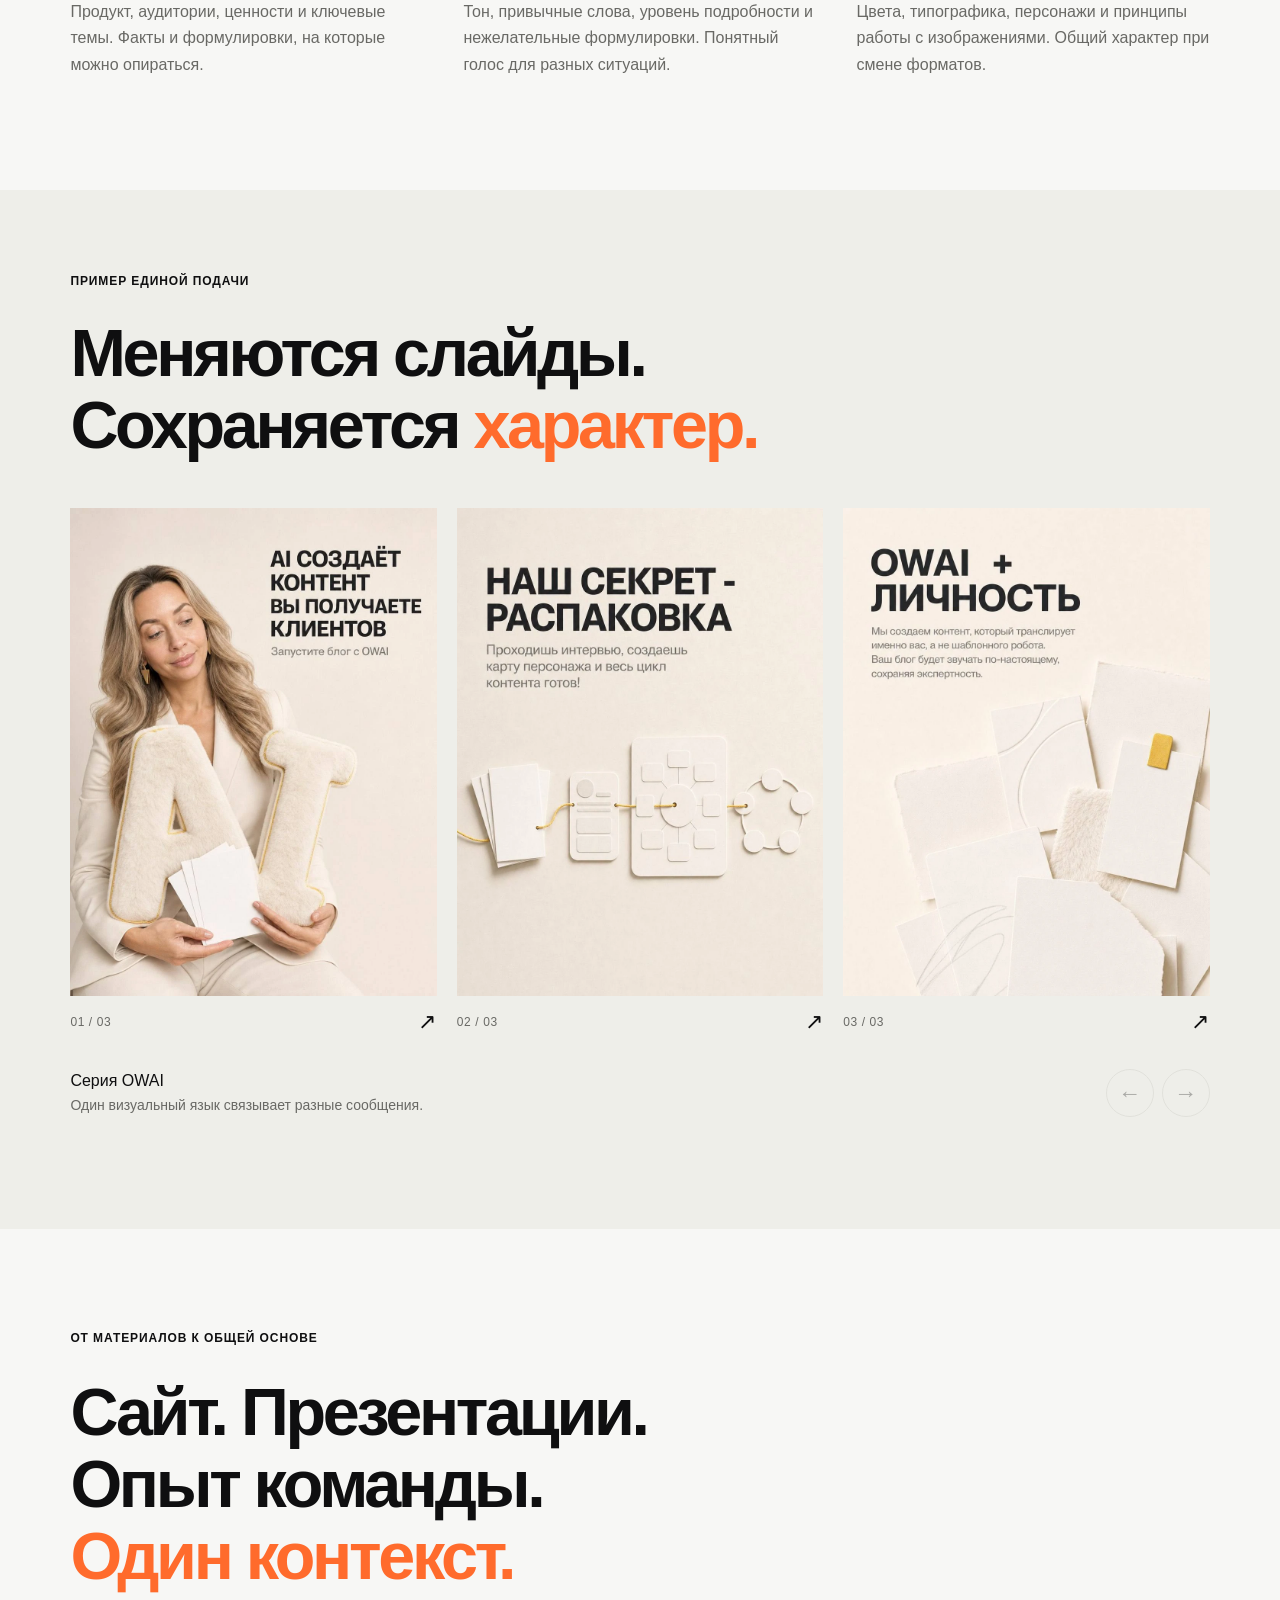
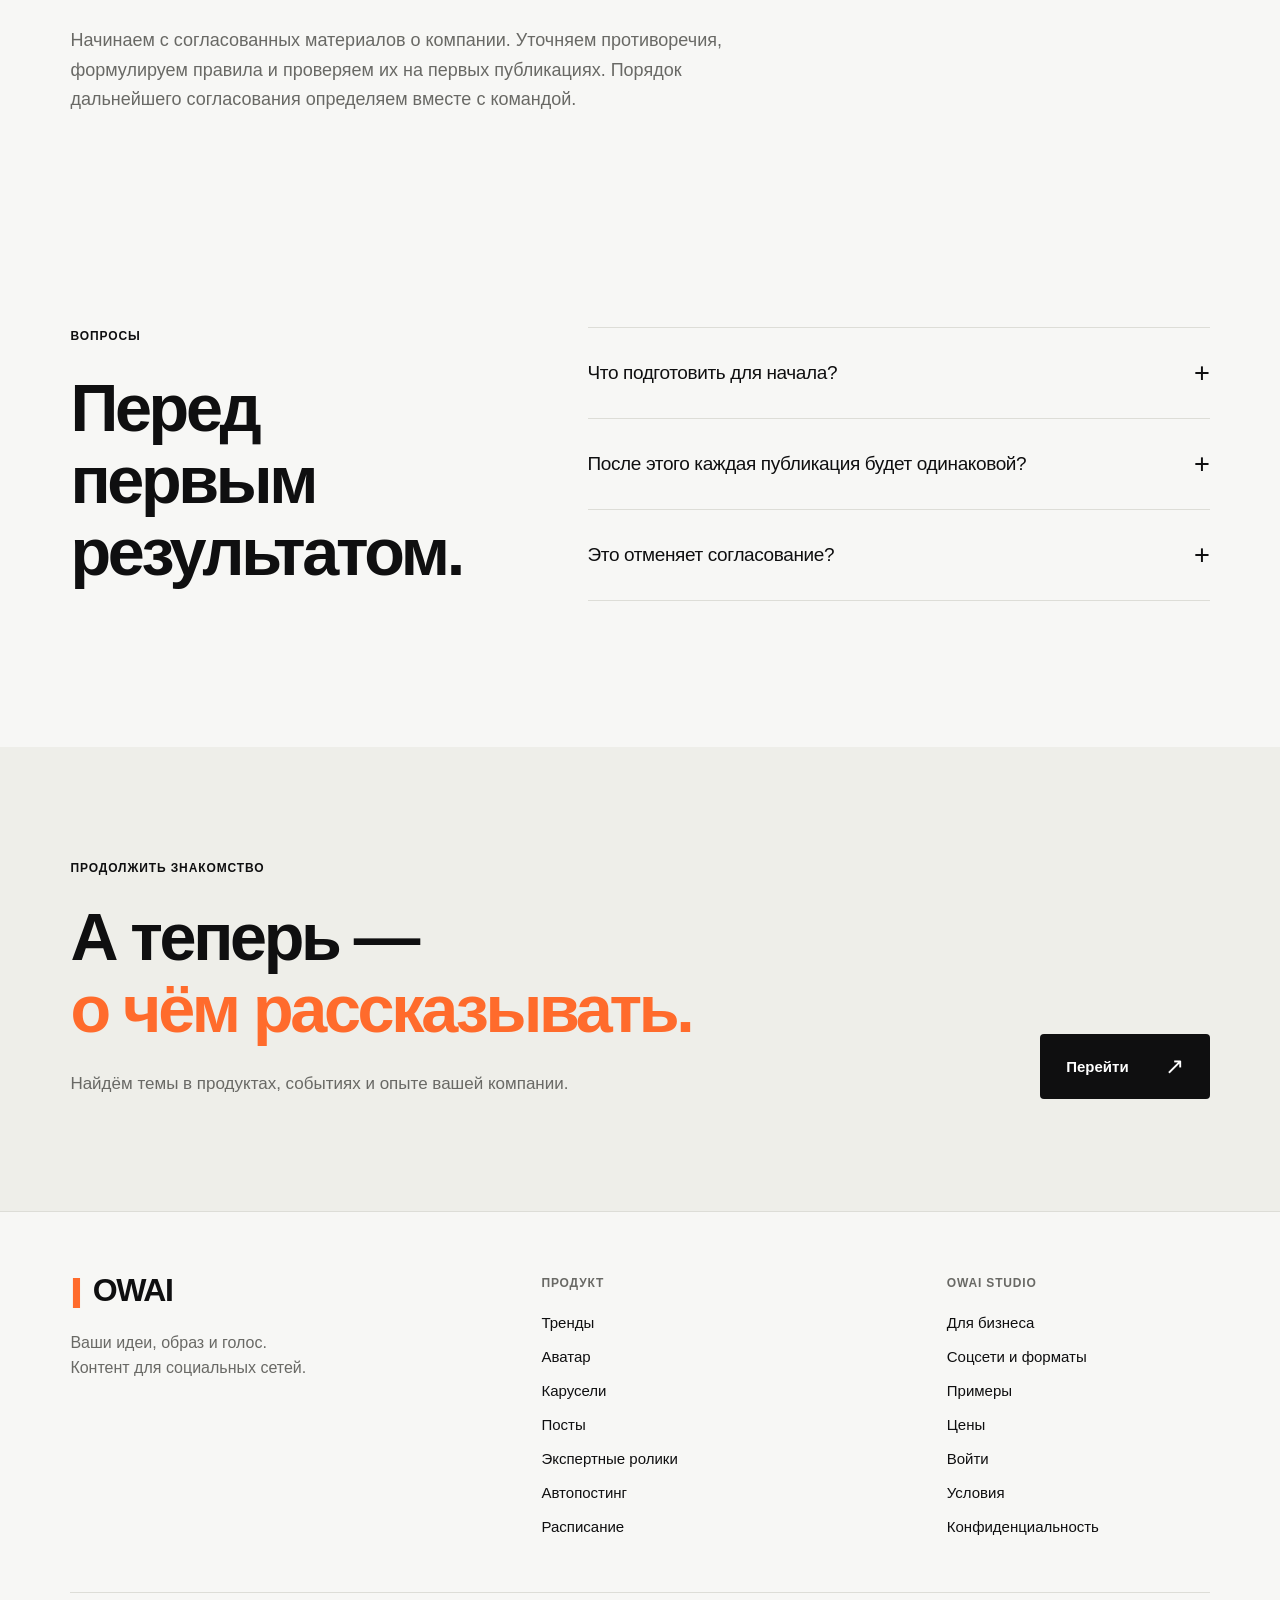
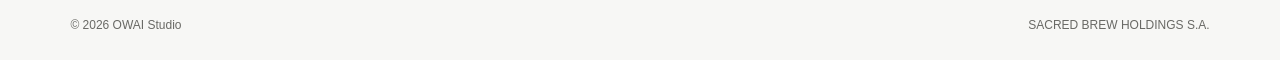
<file: public/b2b/brand-dna/index.html>
<!doctype html><html lang="ru"><head><meta charset="utf-8"><meta name="viewport" content="width=device-width, initial-scale=1"><meta name="theme-color" content="#f7f7f5"><title>ДНК бренда — OWAI Studio</title><meta name="description" content="Характер, голос и визуальные правила компании как общая основа контента."><link rel="canonical" href="https://owai.studio/b2b/brand-dna/"><meta property="og:title" content="ДНК бренда — OWAI Studio"><meta property="og:description" content="Характер, голос и визуальные правила компании как общая основа контента."><meta property="og:type" content="website"><meta property="og:url" content="https://owai.studio/b2b/brand-dna/"><link rel="icon" href="../../assets/favicon.svg" type="image/svg+xml"><link rel="stylesheet" href="../../styles.css"><link rel="stylesheet" href="../../product.css?v=20260909-menu1"><script src="../../common.js?v=20260909-menu1" defer></script><script src="../../site.js" defer></script><link rel="stylesheet" href="../../creator-nav.css?v=20260918-creators1"></head><body class="product-page"><a class="skip-link" href="#main">Перейти к содержимому</a><header class="header unified-header"><a class="wordmark" href="../../" aria-label="OWAI — главная"><span aria-hidden="true">||</span>OWAI</a><nav class="navigation unified-nav" id="navigation" aria-label="Главное меню"><div class="product-menu" data-menu="features"><div class="product-menu-label" data-active="false"><button class="menu-category" type="button" data-menu-toggle aria-expanded="false" aria-controls="features-dropdown">Возможности<span class="chevron" aria-hidden="true"></span></button></div><div class="product-dropdown nav-dropdown" id="features-dropdown" hidden><div class="dropdown-links"><a href="../../trends/"><span><b>Тренды</b><small>Темы и ракурсы для вашего контента</small></span></a><a href="../../avatar/"><span><b>Аватар · карта персонажа</b><small>Карта персонажа и узнаваемый образ</small></span></a><a href="../../carousel/"><span><b>Карусели</b><small>Истории, которые хочется листать</small></span></a><a href="../../posts/"><span><b>Посты и картинки</b><small>Тексты, подписи и изображения в вашем стиле</small></span></a><a href="../../expert-videos/"><span><b>Экспертные ролики</b><small>Ваши мысли, образ и голос</small></span></a></div></div></div><div class="product-menu" data-menu="publishing"><div class="product-menu-label" data-active="false"><button class="menu-category" type="button" data-menu-toggle aria-expanded="false" aria-controls="publishing-dropdown">Публикация<span class="chevron" aria-hidden="true"></span></button></div><div class="product-dropdown nav-dropdown" id="publishing-dropdown" hidden><div class="dropdown-links"><a href="../../autoposting/"><span><b>Автопостинг</b><small>Выход контента в подключённых соцсетях</small></span></a><a href="../../scheduled-posts/"><span><b>Отложенные публикации</b><small>Даты, время и очередь публикаций</small></span></a><a href="../../socials/"><span><b>Какие соцсети поддерживаем</b><small>Форматы под каждую площадку</small></span></a></div></div></div><div class="product-menu" data-menu="business"><div class="product-menu-label" data-active="true"><button class="menu-category" type="button" data-menu-toggle aria-expanded="false" aria-controls="business-dropdown">Для бизнеса<span class="chevron" aria-hidden="true"></span></button></div><div class="product-dropdown nav-dropdown" id="business-dropdown" hidden><div class="dropdown-links"><a href="../../b2b/brand-dna/" aria-current="page"><span><b>ДНК бренда</b><small>Характер, голос и визуальные правила</small></span></a><a href="../../b2b/content-topics/"><span><b>Темы из операционки</b><small>События, опыт команды и вопросы клиентов</small></span></a><a href="../../b2b/data-security/"><span><b>Безопасность данных</b><small>Согласованные источники и доступы</small></span></a><a href="../../b2b/realistic-content/"><span><b>Гиперреалистичный контент</b><small>Свет, фактура и визуальные детали</small></span></a></div><a class="dropdown-overview" href="../../b2b/">OWAI для бизнеса <span aria-hidden="true">↗</span></a></div></div><a href="../../#examples">Примеры</a><a href="../../#price">Цены</a><a class="nav-creators" href="../../creators/">Ищем креаторов<span aria-hidden="true">↗</span></a></nav><div class="nav-account"><a class="nav-signin" href="https://owai.studio/signin">Вход</a><a class="nav-start" href="https://owai.studio/signup">Начать</a></div><button class="menu-toggle" type="button" aria-expanded="false" aria-controls="navigation" aria-label="Меню"><span class="menu-toggle-label">Меню</span><span aria-hidden="true">+</span></button><noscript><style>.unified-header{height:auto!important;flex-wrap:wrap;padding-top:16px;padding-bottom:16px}.unified-header .unified-nav{display:flex!important;position:static!important;flex-basis:100%;order:3;max-height:none;flex-wrap:wrap;align-items:stretch}.unified-header .product-menu{position:static;flex:1 1 280px}.unified-header .nav-dropdown[hidden]{display:block!important;position:static!important;width:auto;min-width:0;max-height:none;box-shadow:none;border:0}.unified-header .menu-category{pointer-events:none}.unified-header .menu-category .chevron,.unified-header .menu-toggle{display:none!important}</style></noscript></header><main id="main"><section class="p-hero section-pad"><a class="breadcrumbs" href="../../b2b/">Для бизнеса <span>/ ДНК бренда</span></a><h1>Вашу компанию<br>узнают по <em>характеру.</em></h1><div class="p-hero-bottom"><p>ДНК бренда — это общая основа контента: что компания говорит, кому, каким голосом и в каком визуальном мире. На неё опираются разные форматы и авторы.</p><a class="button button-dark" href="#example">Посмотреть пример<span aria-hidden="true">↗</span></a></div></section>
 <section class="section-pad media-first" id="example"><figure class="media-brief " id="media-m10" data-media-id="M10"><div class="brief-top"><span>НУЖНО СОЗДАТЬ МЕДИА</span><b>M10</b></div><div class="brief-center"><span class="brief-kind">ИЗОБРАЖЕНИЕ ИЛИ ВИДЕО · 8–10 СЕК</span><h3>Характер бренда — в понятных правилах</h3><p>Показать связь между знанием бренда и узнаваемостью готового контента.</p></div><details class="brief-details"><summary>Что подготовить <span>+</span></summary><dl><dt>Сцена</dt><dd>Фрагмент настоящего контент-гайда OWAI: как говорим, какие темы раскрываем, какие цвета и визуальные приёмы используем. Рядом — готовая карусель или публикация, в которой эти правила видны. Не придумывать интерфейс кабинета.</dd><dt>Ощущение</dt><dd>Доверие: «моя компания останется собой, даже когда производство расширится».</dd><dt>Формат</dt><dd>16:10 / 4:5. Светлый фон, чёрная типографика, оранжевый акцент OWAI. Мелкий текст интерфейса показывать крупным планом.</dd></dl></details></figure></section>
 <section class="section-pad"><div class="section-heading"><span class="eyebrow">ЧТО ФИКСИРУЕМ</span><h2>Смыслы, которые<br>держат всё <em>вместе.</em></h2></div><div class="three-points"><article><span class="index">01</span><h3>Что важно компании</h3><p>Продукт, аудитории, ценности и ключевые темы. Факты и формулировки, на которые можно опираться.</p></article><article><span class="index">02</span><h3>Как звучит бренд</h3><p>Тон, привычные слова, уровень подробности и нежелательные формулировки. Понятный голос для разных ситуаций.</p></article><article><span class="index">03</span><h3>Как выглядит контент</h3><p>Цвета, типографика, персонажи и принципы работы с изображениями. Общий характер при смене форматов.</p></article></div></section>
 <section class="section-pad page-gallery"><div class="section-heading"><span class="eyebrow">ПРИМЕР ЕДИНОЙ ПОДАЧИ</span><h2>Меняются слайды.<br>Сохраняется <em>характер.</em></h2></div><div class="series-panel" id="panel-dna" data-gallery="dna"  ><div class="carousel" tabindex="0" aria-label="Серия OWAI. Прокрутите вправо"><button class="slide" type="button" data-caption="Серия OWAI · 1 из 3"><img class="" src="../../assets/product-01.webp" width="960" height="1280" alt="Серия OWAI, слайд 1" loading="lazy" decoding="async"><span>01 / 03<b aria-hidden="true">↗</b></span></button><button class="slide" type="button" data-caption="Серия OWAI · 2 из 3"><img class="" src="../../assets/product-03.webp" width="960" height="1280" alt="Серия OWAI, слайд 2" loading="lazy" decoding="async"><span>02 / 03<b aria-hidden="true">↗</b></span></button><button class="slide" type="button" data-caption="Серия OWAI · 3 из 3"><img class="" src="../../assets/product-04.webp" width="960" height="1280" alt="Серия OWAI, слайд 3" loading="lazy" decoding="async"><span>03 / 03<b aria-hidden="true">↗</b></span></button></div><div class="carousel-footer"><p>Серия OWAI<br><span>Один визуальный язык связывает разные сообщения.</span></p><div class="carousel-controls"><button type="button" data-scroll="-1" aria-label="Предыдущие слайды">←</button><button type="button" data-scroll="1" aria-label="Следующие слайды">→</button></div></div></div></section>
 <section class="section-pad text-focus"><span class="eyebrow">ОТ МАТЕРИАЛОВ К ОБЩЕЙ ОСНОВЕ</span><h2>Сайт. Презентации.<br>Опыт команды.<br><em>Один контекст.</em></h2><p>Начинаем с согласованных материалов о компании. Уточняем противоречия, формулируем правила и проверяем их на первых публикациях. Порядок дальнейшего согласования определяем вместе с командой.</p></section>
 <section class="p-faq section-pad"><div class="section-heading"><span class="eyebrow">ВОПРОСЫ</span><h2>Перед первым<br>результатом.</h2></div><div class="p-faq-list"><details><summary>Что подготовить для начала?<span>+</span></summary><p>Сайт, презентацию, описание продукта, примеры публикаций и ориентиры по подаче. Если брендбук уже есть, он становится одной из опор.</p></details><details><summary>После этого каждая публикация будет одинаковой?<span>+</span></summary><p>Общими остаются характер и правила. Темы, композиции, форматы и эмоциональные оттенки могут меняться под задачу.</p></details><details><summary>Это отменяет согласование?<span>+</span></summary><p>Нет. Правила помогают сделать работу последовательной, а порядок проверки и согласования выбирается вместе с компанией.</p></details></div></section>
 <section class="next-page section-pad"><div><span class="eyebrow">ПРОДОЛЖИТЬ ЗНАКОМСТВО</span><h2>А теперь —<br><em>о чём рассказывать.</em></h2><p>Найдём темы в продуктах, событиях и опыте вашей компании.</p></div><a class="button button-dark" href="../../b2b/content-topics/">Перейти<span aria-hidden="true">↗</span></a></section>
 </main><footer class="site-footer"><div class="footer-brand"><a class="wordmark" href="../../"><span aria-hidden="true">||</span>OWAI</a><p>Ваши идеи, образ и голос.<br>Контент для социальных сетей.</p></div><div class="footer-product"><span class="eyebrow">ПРОДУКТ</span><a href="../../trends/">Тренды</a><a href="../../avatar/">Аватар</a><a href="../../carousel/">Карусели</a><a href="../../posts/">Посты</a><a href="../../expert-videos/">Экспертные ролики</a><a href="../../autoposting/">Автопостинг</a><a href="../../scheduled-posts/">Расписание</a></div><div class="footer-more"><span class="eyebrow">OWAI STUDIO</span><a href="../../b2b/">Для бизнеса</a><a href="../../socials/">Соцсети и форматы</a><a href="../../#examples">Примеры</a><a href="../../#price">Цены</a><a href="https://owai.studio/signin">Войти</a><a href="https://owai.studio/terms">Условия</a><a href="https://owai.studio/privacy">Конфиденциальность</a></div><div class="footer-base"><span>© 2026 OWAI Studio</span><span>SACRED BREW HOLDINGS S.A.</span></div></footer><dialog id="gallery-dialog" aria-label="Просмотр слайда"><div class="dialog-top"><span id="dialog-caption"></span><button id="dialog-close" type="button" aria-label="Закрыть просмотр">✕</button></div><div class="dialog-media"><img id="dialog-image" alt=""></div><div class="dialog-bottom"><button id="dialog-prev" type="button" aria-label="Предыдущий слайд">←</button><span>Листайте стрелками или свайпом</span><button id="dialog-next" type="button" aria-label="Следующий слайд">→</button></div></dialog><noscript><style>.series-panel[hidden]{display:block!important;margin-top:44px}.series-tabs,.carousel-controls,.motion-toggle,.menu-toggle{display:none!important}.unified-nav{display:flex!important}.product-dropdown[hidden]{display:block!important;position:static;box-shadow:none}.dropdown-intro{display:none}.product-menu{position:static}.header{position:relative;height:auto;align-items:start;padding-top:20px;padding-bottom:20px}.unified-nav{flex-wrap:wrap}</style></noscript></body></html>
</file>
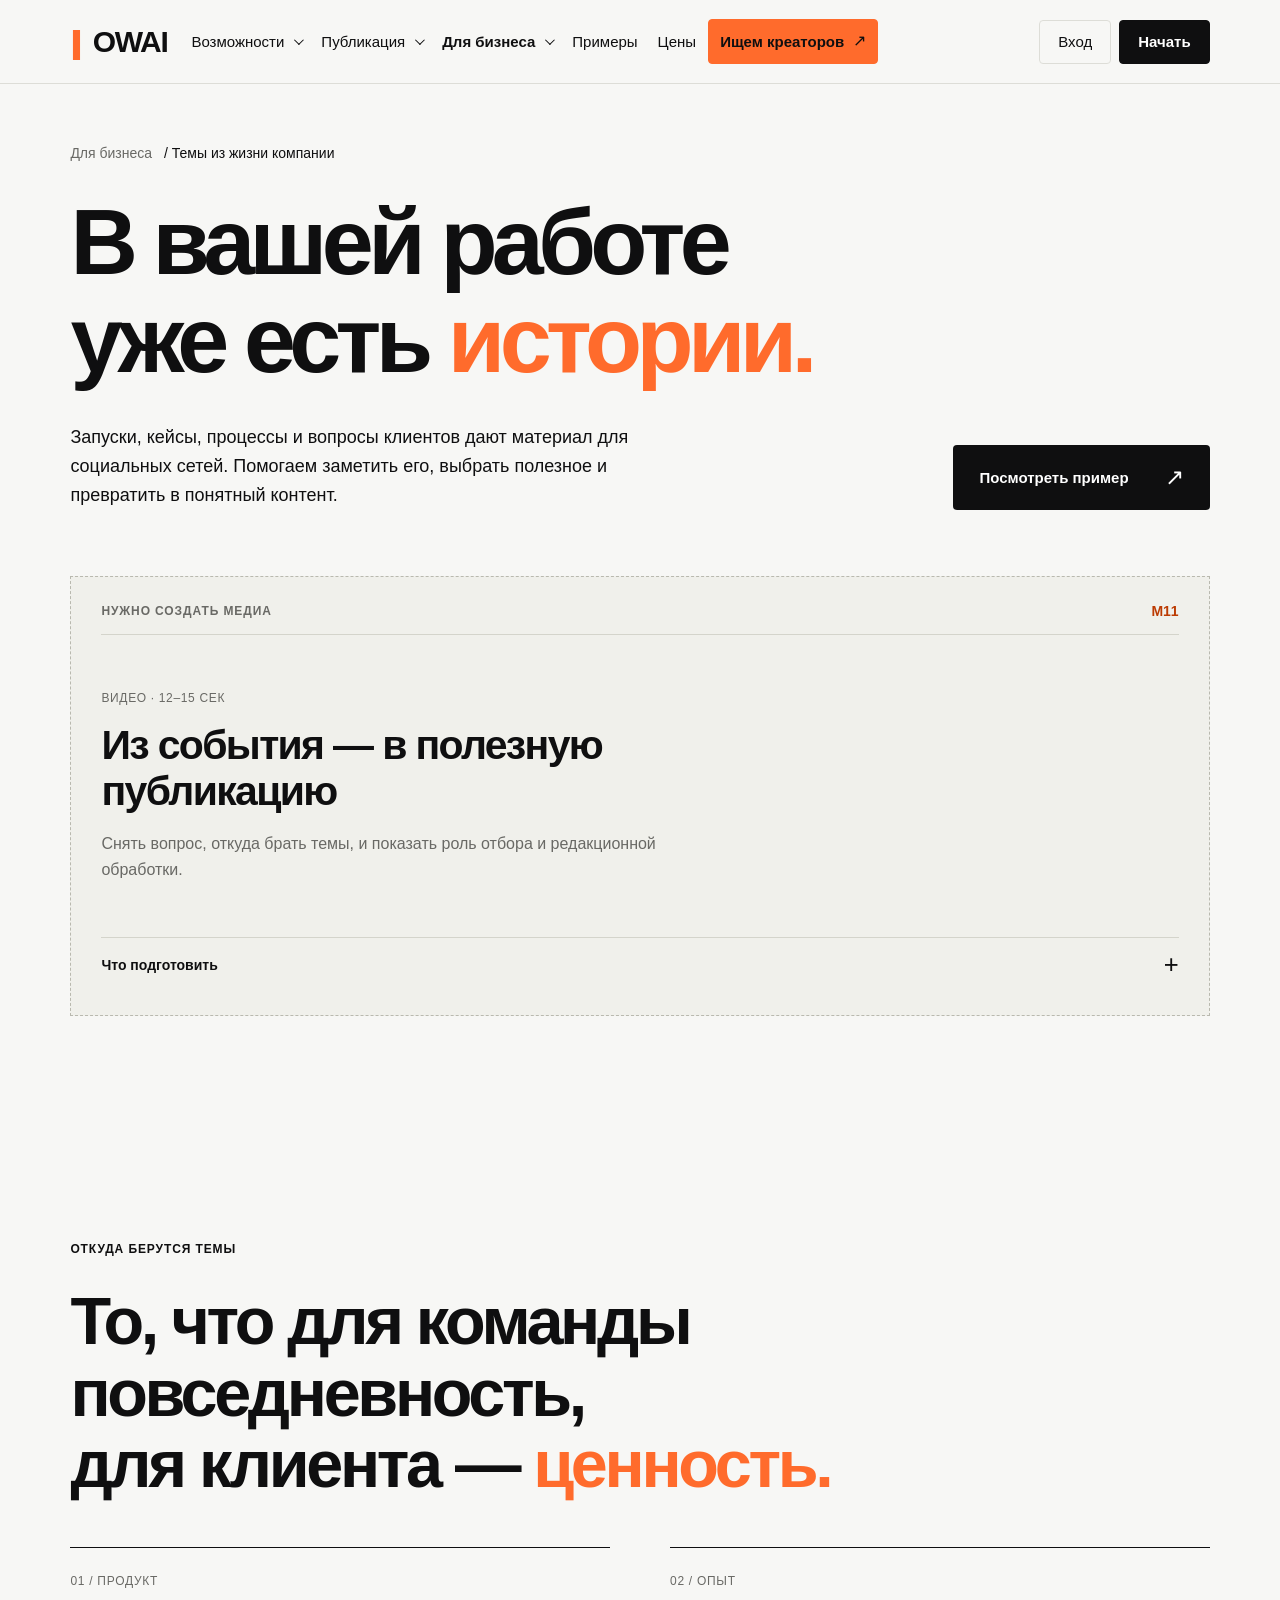
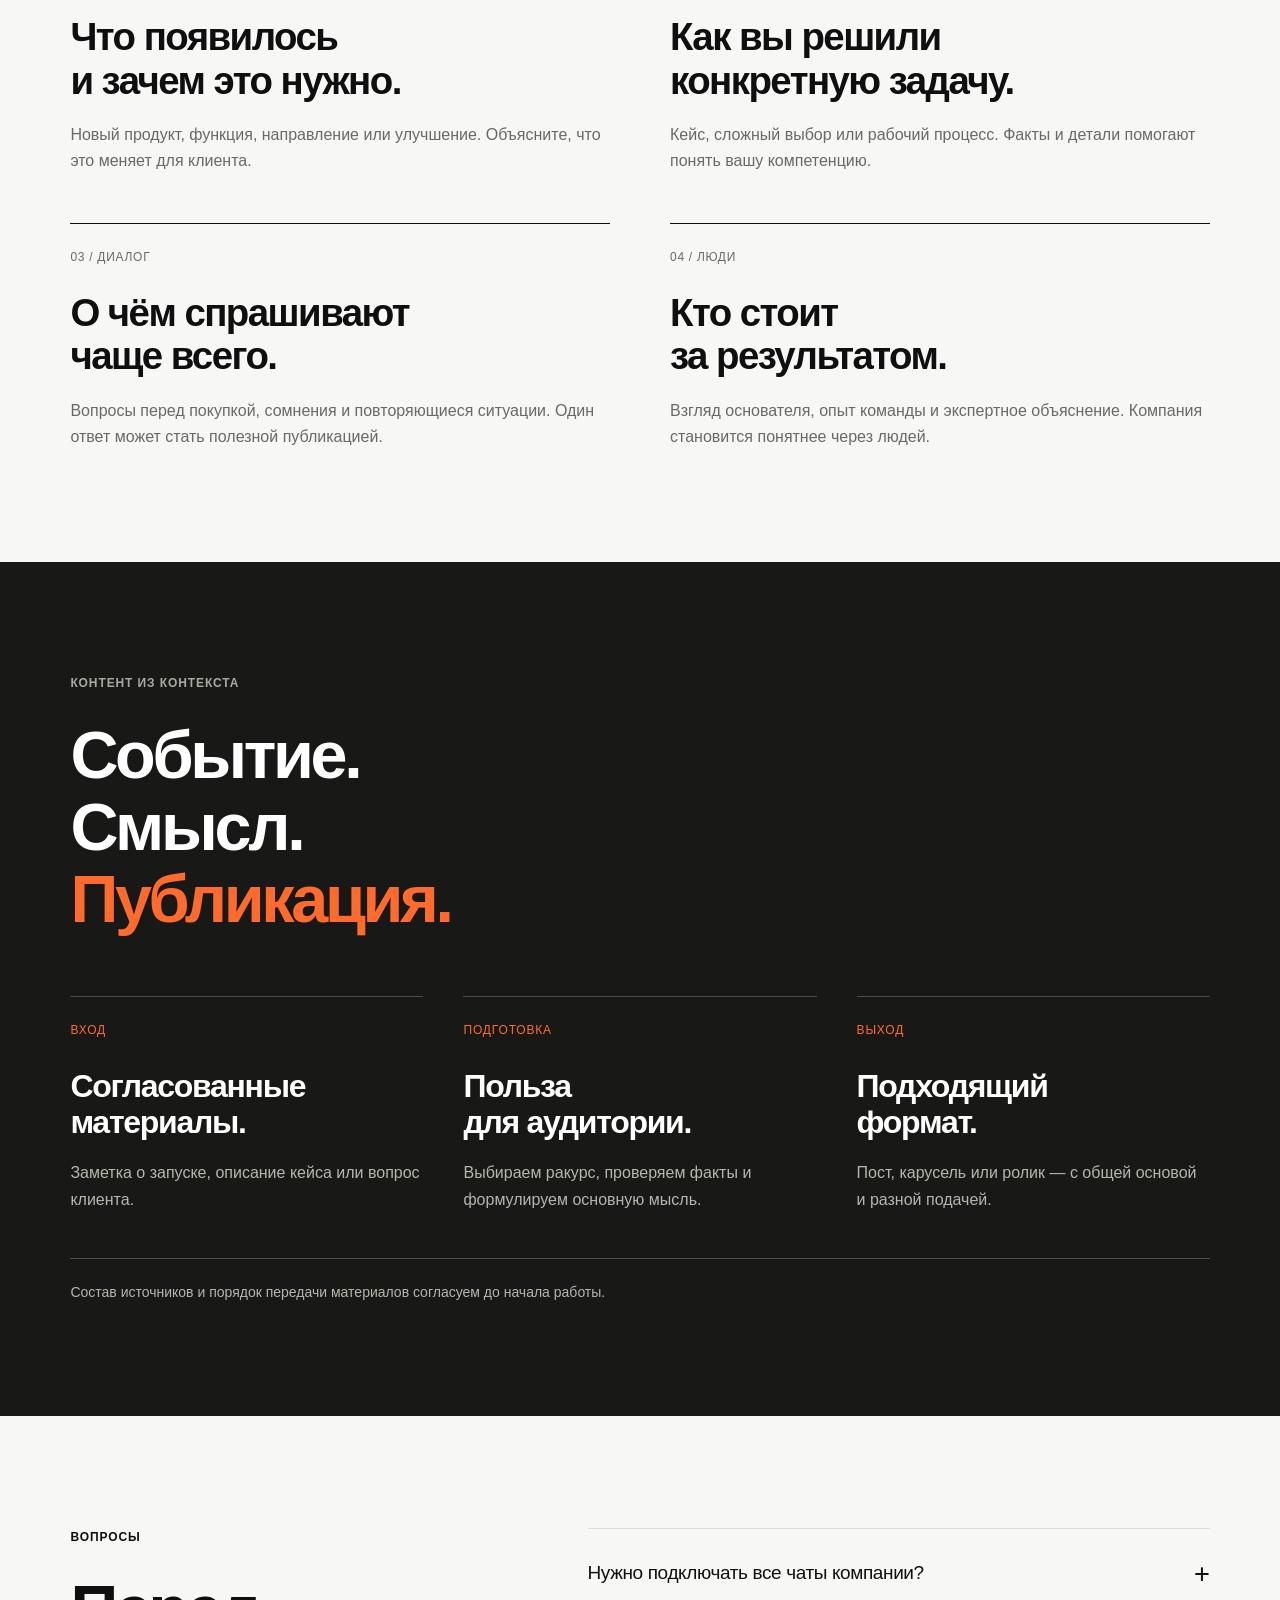
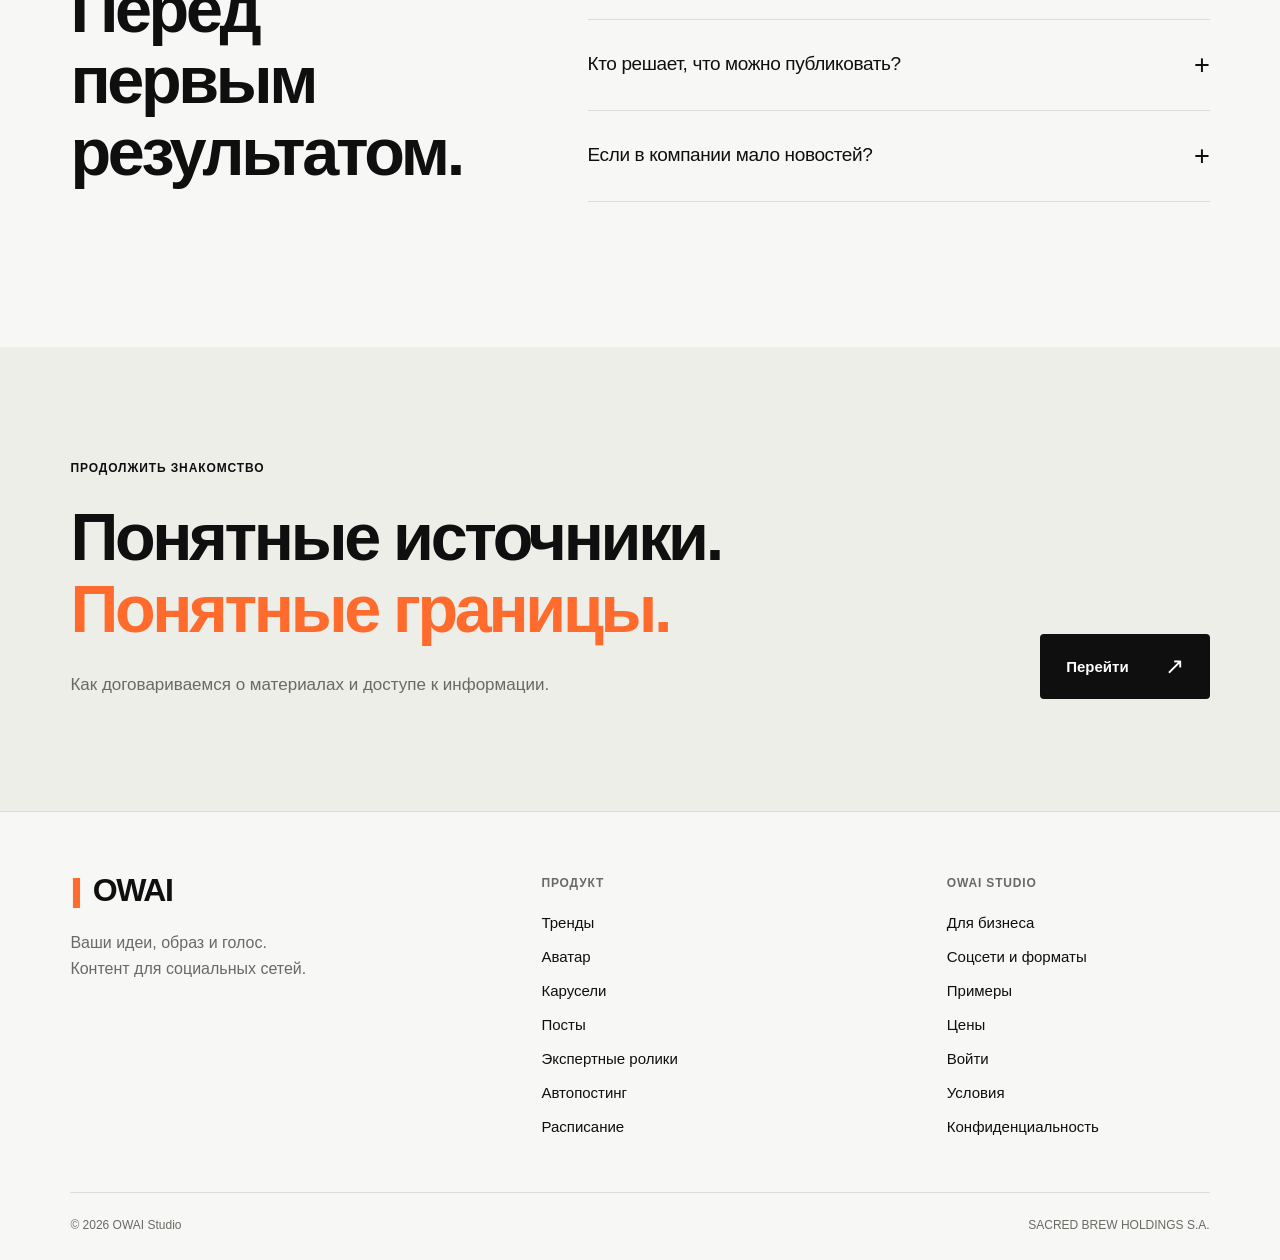
<file: public/b2b/content-topics/index.html>
<!doctype html><html lang="ru"><head><meta charset="utf-8"><meta name="viewport" content="width=device-width, initial-scale=1"><meta name="theme-color" content="#f7f7f5"><title>Темы из жизни компании — OWAI Studio</title><meta name="description" content="Запуски, кейсы, процессы и вопросы клиентов как материал для полезного контента."><link rel="canonical" href="https://owai.studio/b2b/content-topics/"><meta property="og:title" content="Темы из жизни компании — OWAI Studio"><meta property="og:description" content="Запуски, кейсы, процессы и вопросы клиентов как материал для полезного контента."><meta property="og:type" content="website"><meta property="og:url" content="https://owai.studio/b2b/content-topics/"><link rel="icon" href="../../assets/favicon.svg" type="image/svg+xml"><link rel="stylesheet" href="../../styles.css"><link rel="stylesheet" href="../../product.css?v=20260909-menu1"><script src="../../common.js?v=20260909-menu1" defer></script><script src="../../site.js" defer></script><link rel="stylesheet" href="../../creator-nav.css?v=20260918-creators1"></head><body class="product-page"><a class="skip-link" href="#main">Перейти к содержимому</a><header class="header unified-header"><a class="wordmark" href="../../" aria-label="OWAI — главная"><span aria-hidden="true">||</span>OWAI</a><nav class="navigation unified-nav" id="navigation" aria-label="Главное меню"><div class="product-menu" data-menu="features"><div class="product-menu-label" data-active="false"><button class="menu-category" type="button" data-menu-toggle aria-expanded="false" aria-controls="features-dropdown">Возможности<span class="chevron" aria-hidden="true"></span></button></div><div class="product-dropdown nav-dropdown" id="features-dropdown" hidden><div class="dropdown-links"><a href="../../trends/"><span><b>Тренды</b><small>Темы и ракурсы для вашего контента</small></span></a><a href="../../avatar/"><span><b>Аватар · карта персонажа</b><small>Карта персонажа и узнаваемый образ</small></span></a><a href="../../carousel/"><span><b>Карусели</b><small>Истории, которые хочется листать</small></span></a><a href="../../posts/"><span><b>Посты и картинки</b><small>Тексты, подписи и изображения в вашем стиле</small></span></a><a href="../../expert-videos/"><span><b>Экспертные ролики</b><small>Ваши мысли, образ и голос</small></span></a></div></div></div><div class="product-menu" data-menu="publishing"><div class="product-menu-label" data-active="false"><button class="menu-category" type="button" data-menu-toggle aria-expanded="false" aria-controls="publishing-dropdown">Публикация<span class="chevron" aria-hidden="true"></span></button></div><div class="product-dropdown nav-dropdown" id="publishing-dropdown" hidden><div class="dropdown-links"><a href="../../autoposting/"><span><b>Автопостинг</b><small>Выход контента в подключённых соцсетях</small></span></a><a href="../../scheduled-posts/"><span><b>Отложенные публикации</b><small>Даты, время и очередь публикаций</small></span></a><a href="../../socials/"><span><b>Какие соцсети поддерживаем</b><small>Форматы под каждую площадку</small></span></a></div></div></div><div class="product-menu" data-menu="business"><div class="product-menu-label" data-active="true"><button class="menu-category" type="button" data-menu-toggle aria-expanded="false" aria-controls="business-dropdown">Для бизнеса<span class="chevron" aria-hidden="true"></span></button></div><div class="product-dropdown nav-dropdown" id="business-dropdown" hidden><div class="dropdown-links"><a href="../../b2b/brand-dna/"><span><b>ДНК бренда</b><small>Характер, голос и визуальные правила</small></span></a><a href="../../b2b/content-topics/" aria-current="page"><span><b>Темы из операционки</b><small>События, опыт команды и вопросы клиентов</small></span></a><a href="../../b2b/data-security/"><span><b>Безопасность данных</b><small>Согласованные источники и доступы</small></span></a><a href="../../b2b/realistic-content/"><span><b>Гиперреалистичный контент</b><small>Свет, фактура и визуальные детали</small></span></a></div><a class="dropdown-overview" href="../../b2b/">OWAI для бизнеса <span aria-hidden="true">↗</span></a></div></div><a href="../../#examples">Примеры</a><a href="../../#price">Цены</a><a class="nav-creators" href="../../creators/">Ищем креаторов<span aria-hidden="true">↗</span></a></nav><div class="nav-account"><a class="nav-signin" href="https://owai.studio/signin">Вход</a><a class="nav-start" href="https://owai.studio/signup">Начать</a></div><button class="menu-toggle" type="button" aria-expanded="false" aria-controls="navigation" aria-label="Меню"><span class="menu-toggle-label">Меню</span><span aria-hidden="true">+</span></button><noscript><style>.unified-header{height:auto!important;flex-wrap:wrap;padding-top:16px;padding-bottom:16px}.unified-header .unified-nav{display:flex!important;position:static!important;flex-basis:100%;order:3;max-height:none;flex-wrap:wrap;align-items:stretch}.unified-header .product-menu{position:static;flex:1 1 280px}.unified-header .nav-dropdown[hidden]{display:block!important;position:static!important;width:auto;min-width:0;max-height:none;box-shadow:none;border:0}.unified-header .menu-category{pointer-events:none}.unified-header .menu-category .chevron,.unified-header .menu-toggle{display:none!important}</style></noscript></header><main id="main"><section class="p-hero section-pad"><a class="breadcrumbs" href="../../b2b/">Для бизнеса <span>/ Темы из жизни компании</span></a><h1>В вашей работе<br>уже есть <em>истории.</em></h1><div class="p-hero-bottom"><p>Запуски, кейсы, процессы и вопросы клиентов дают материал для социальных сетей. Помогаем заметить его, выбрать полезное и превратить в понятный контент.</p><a class="button button-dark" href="#example">Посмотреть пример<span aria-hidden="true">↗</span></a></div></section>
 <section class="section-pad media-first" id="example"><figure class="media-brief " id="media-m11" data-media-id="M11"><div class="brief-top"><span>НУЖНО СОЗДАТЬ МЕДИА</span><b>M11</b></div><div class="brief-center"><span class="brief-kind">ВИДЕО · 12–15 СЕК</span><h3>Из события — в полезную публикацию</h3><p>Снять вопрос, откуда брать темы, и показать роль отбора и редакционной обработки.</p></div><details class="brief-details"><summary>Что подготовить <span>+</span></summary><dl><dt>Сцена</dt><dd>Реальное согласованное событие компании: запуск, ответ на частый вопрос или кейс. Короткая исходная заметка превращается в тему, затем — в карусель и ролик. Использовать факты и материалы, которые можно публично показывать.</dd><dt>Ощущение</dt><dd>Узнавание: «материал для контента уже есть в нашей работе».</dd><dt>Формат</dt><dd>16:9 / 4:5. Светлый фон, чёрная типографика, оранжевый акцент OWAI. Мелкий текст интерфейса показывать крупным планом.</dd></dl></details></figure></section>
 <section class="section-pad"><div class="section-heading"><span class="eyebrow">ОТКУДА БЕРУТСЯ ТЕМЫ</span><h2>То, что для команды<br>повседневность,<br>для клиента — <em>ценность.</em></h2></div><div class="topic-grid"><article><span>01 / ПРОДУКТ</span><h3>Что появилось<br>и зачем это нужно.</h3><p>Новый продукт, функция, направление или улучшение. Объясните, что это меняет для клиента.</p></article><article><span>02 / ОПЫТ</span><h3>Как вы решили<br>конкретную задачу.</h3><p>Кейс, сложный выбор или рабочий процесс. Факты и детали помогают понять вашу компетенцию.</p></article><article><span>03 / ДИАЛОГ</span><h3>О чём спрашивают<br>чаще всего.</h3><p>Вопросы перед покупкой, сомнения и повторяющиеся ситуации. Один ответ может стать полезной публикацией.</p></article><article><span>04 / ЛЮДИ</span><h3>Кто стоит<br>за результатом.</h3><p>Взгляд основателя, опыт команды и экспертное объяснение. Компания становится понятнее через людей.</p></article></div></section>
 <section class="section-pad publishing-section"><div class="section-heading"><span class="eyebrow">КОНТЕНТ ИЗ КОНТЕКСТА</span><h2>Событие.<br>Смысл.<br><em>Публикация.</em></h2></div><div class="context-flow"><div><span>ВХОД</span><h3>Согласованные<br>материалы.</h3><p>Заметка о запуске, описание кейса или вопрос клиента.</p></div><div><span>ПОДГОТОВКА</span><h3>Польза<br>для аудитории.</h3><p>Выбираем ракурс, проверяем факты и формулируем основную мысль.</p></div><div><span>ВЫХОД</span><h3>Подходящий<br>формат.</h3><p>Пост, карусель или ролик — с общей основой и разной подачей.</p></div></div><p class="light-note">Состав источников и порядок передачи материалов согласуем до начала работы.</p></section>
 <section class="p-faq section-pad"><div class="section-heading"><span class="eyebrow">ВОПРОСЫ</span><h2>Перед первым<br>результатом.</h2></div><div class="p-faq-list"><details><summary>Нужно подключать все чаты компании?<span>+</span></summary><p>Нет. Начинаем с согласованных источников и материалов, которые действительно нужны для контента. Вся внутренняя переписка для этого не требуется.</p></details><details><summary>Кто решает, что можно публиковать?<span>+</span></summary><p>Вместе с вашей командой определяем правила и ответственного за согласование. Ограничения на использование информации учитываются до выхода материала.</p></details><details><summary>Если в компании мало новостей?<span>+</span></summary><p>Темы есть и в регулярной работе: вопросы клиентов, объяснение продукта, типичные ошибки и опыт команды. Не каждая публикация должна быть новостью.</p></details></div></section>
 <section class="next-page section-pad"><div><span class="eyebrow">ПРОДОЛЖИТЬ ЗНАКОМСТВО</span><h2>Понятные источники.<br><em>Понятные границы.</em></h2><p>Как договариваемся о материалах и доступе к информации.</p></div><a class="button button-dark" href="../../b2b/data-security/">Перейти<span aria-hidden="true">↗</span></a></section>
 </main><footer class="site-footer"><div class="footer-brand"><a class="wordmark" href="../../"><span aria-hidden="true">||</span>OWAI</a><p>Ваши идеи, образ и голос.<br>Контент для социальных сетей.</p></div><div class="footer-product"><span class="eyebrow">ПРОДУКТ</span><a href="../../trends/">Тренды</a><a href="../../avatar/">Аватар</a><a href="../../carousel/">Карусели</a><a href="../../posts/">Посты</a><a href="../../expert-videos/">Экспертные ролики</a><a href="../../autoposting/">Автопостинг</a><a href="../../scheduled-posts/">Расписание</a></div><div class="footer-more"><span class="eyebrow">OWAI STUDIO</span><a href="../../b2b/">Для бизнеса</a><a href="../../socials/">Соцсети и форматы</a><a href="../../#examples">Примеры</a><a href="../../#price">Цены</a><a href="https://owai.studio/signin">Войти</a><a href="https://owai.studio/terms">Условия</a><a href="https://owai.studio/privacy">Конфиденциальность</a></div><div class="footer-base"><span>© 2026 OWAI Studio</span><span>SACRED BREW HOLDINGS S.A.</span></div></footer><dialog id="gallery-dialog" aria-label="Просмотр слайда"><div class="dialog-top"><span id="dialog-caption"></span><button id="dialog-close" type="button" aria-label="Закрыть просмотр">✕</button></div><div class="dialog-media"><img id="dialog-image" alt=""></div><div class="dialog-bottom"><button id="dialog-prev" type="button" aria-label="Предыдущий слайд">←</button><span>Листайте стрелками или свайпом</span><button id="dialog-next" type="button" aria-label="Следующий слайд">→</button></div></dialog><noscript><style>.series-panel[hidden]{display:block!important;margin-top:44px}.series-tabs,.carousel-controls,.motion-toggle,.menu-toggle{display:none!important}.unified-nav{display:flex!important}.product-dropdown[hidden]{display:block!important;position:static;box-shadow:none}.dropdown-intro{display:none}.product-menu{position:static}.header{position:relative;height:auto;align-items:start;padding-top:20px;padding-bottom:20px}.unified-nav{flex-wrap:wrap}</style></noscript></body></html>
</file>
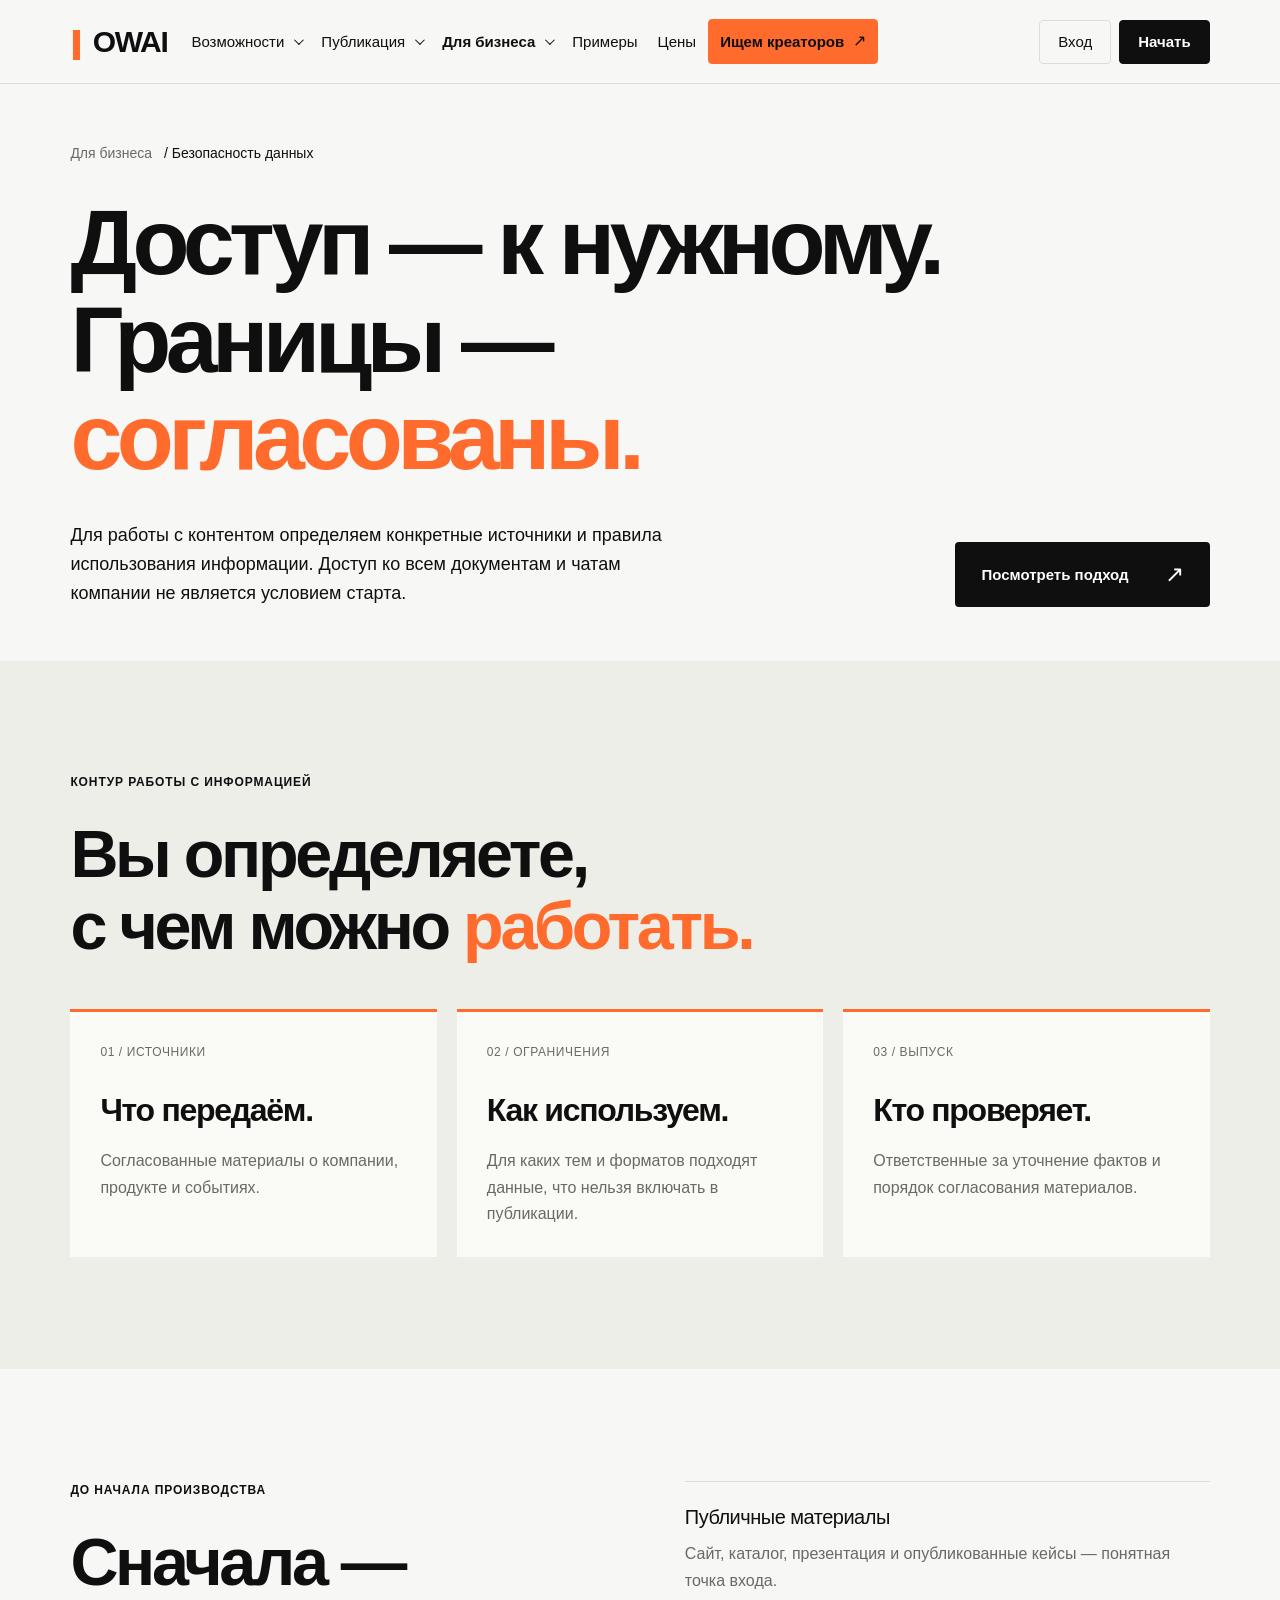
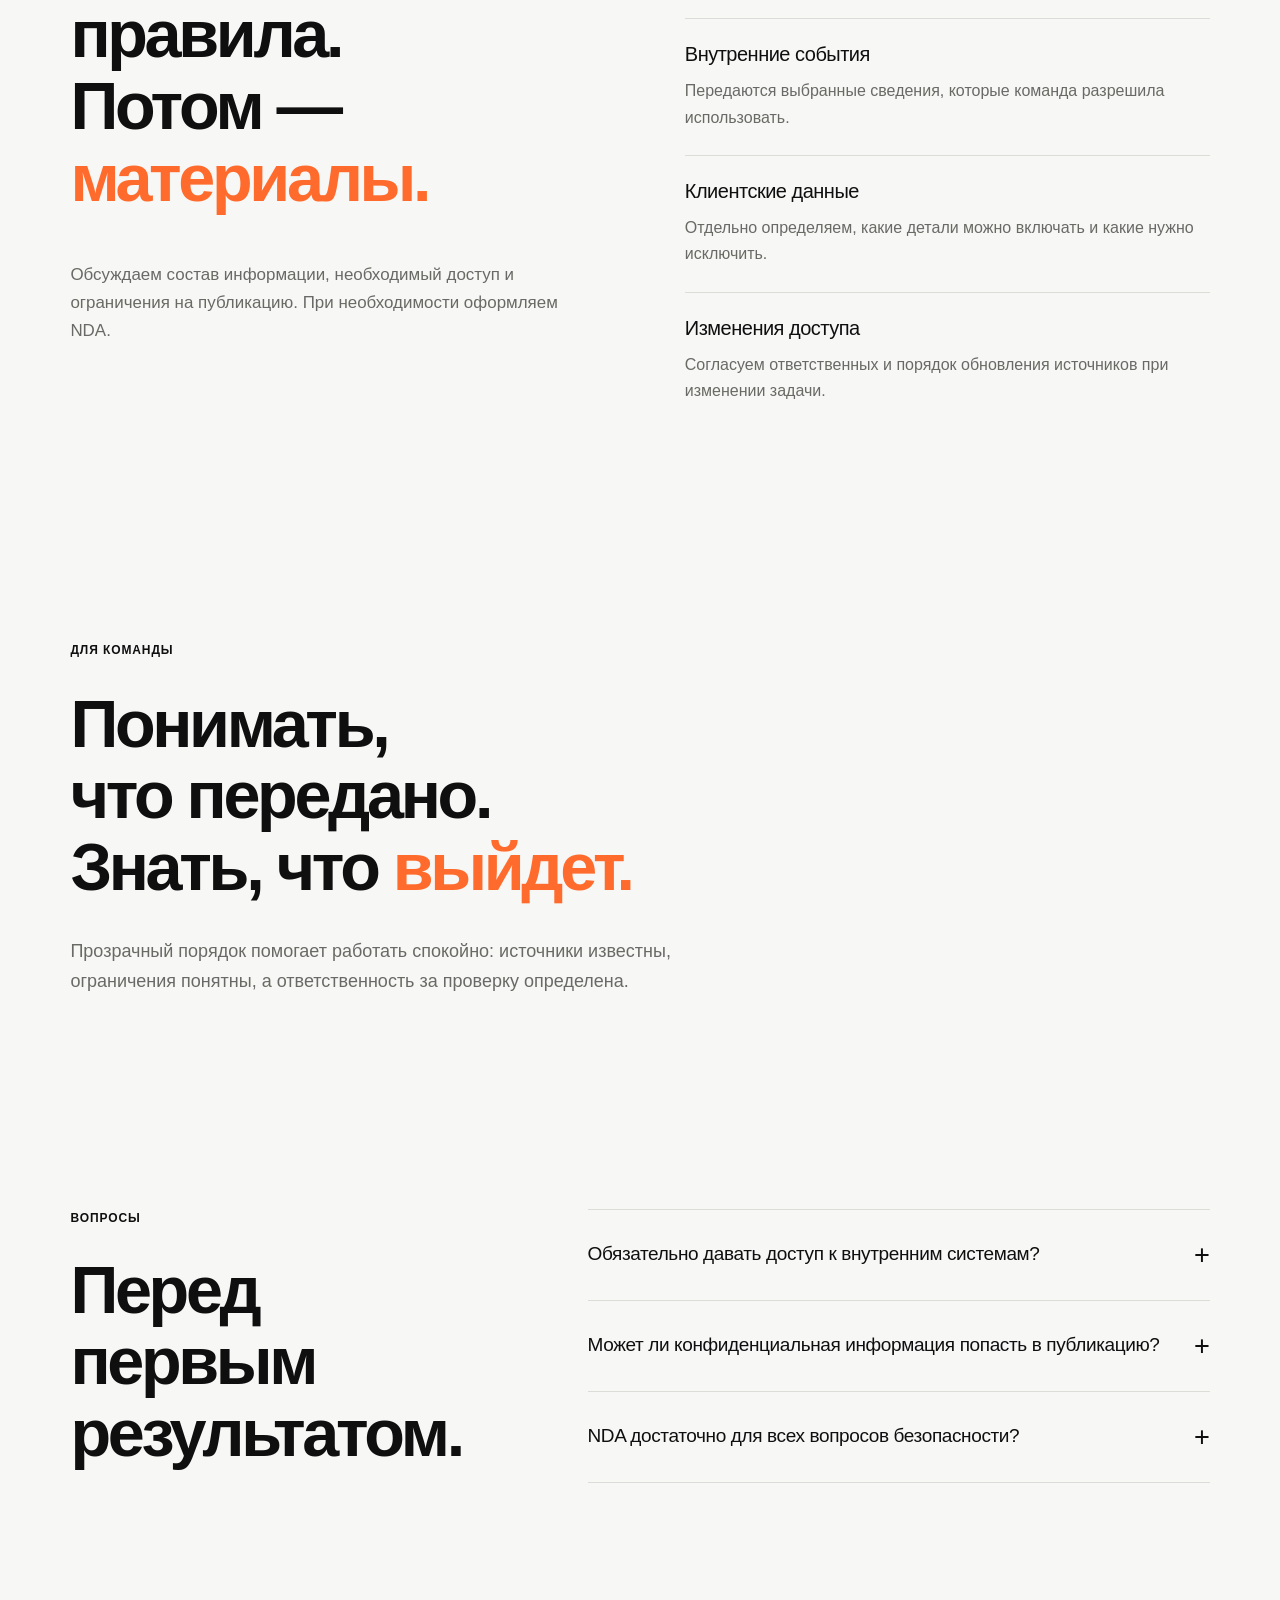
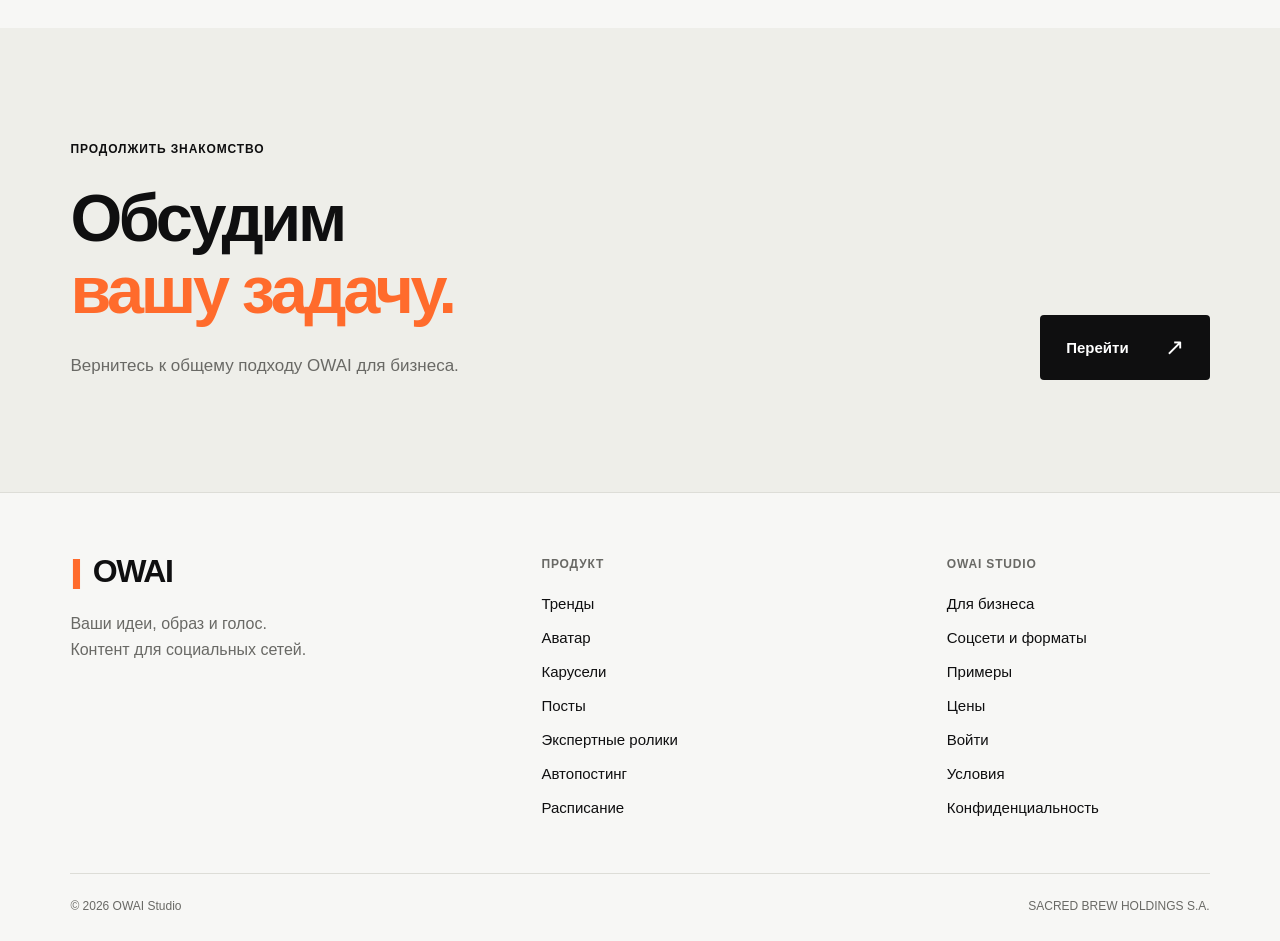
<file: public/b2b/data-security/index.html>
<!doctype html><html lang="ru"><head><meta charset="utf-8"><meta name="viewport" content="width=device-width, initial-scale=1"><meta name="theme-color" content="#f7f7f5"><title>Безопасность данных — OWAI Studio</title><meta name="description" content="Согласованные источники, необходимые доступы и понятные правила работы с материалами компании."><link rel="canonical" href="https://owai.studio/b2b/data-security/"><meta property="og:title" content="Безопасность данных — OWAI Studio"><meta property="og:description" content="Согласованные источники, необходимые доступы и понятные правила работы с материалами компании."><meta property="og:type" content="website"><meta property="og:url" content="https://owai.studio/b2b/data-security/"><link rel="icon" href="../../assets/favicon.svg" type="image/svg+xml"><link rel="stylesheet" href="../../styles.css"><link rel="stylesheet" href="../../product.css?v=20260909-menu1"><script src="../../common.js?v=20260909-menu1" defer></script><script src="../../site.js" defer></script><link rel="stylesheet" href="../../creator-nav.css?v=20260918-creators1"></head><body class="product-page"><a class="skip-link" href="#main">Перейти к содержимому</a><header class="header unified-header"><a class="wordmark" href="../../" aria-label="OWAI — главная"><span aria-hidden="true">||</span>OWAI</a><nav class="navigation unified-nav" id="navigation" aria-label="Главное меню"><div class="product-menu" data-menu="features"><div class="product-menu-label" data-active="false"><button class="menu-category" type="button" data-menu-toggle aria-expanded="false" aria-controls="features-dropdown">Возможности<span class="chevron" aria-hidden="true"></span></button></div><div class="product-dropdown nav-dropdown" id="features-dropdown" hidden><div class="dropdown-links"><a href="../../trends/"><span><b>Тренды</b><small>Темы и ракурсы для вашего контента</small></span></a><a href="../../avatar/"><span><b>Аватар · карта персонажа</b><small>Карта персонажа и узнаваемый образ</small></span></a><a href="../../carousel/"><span><b>Карусели</b><small>Истории, которые хочется листать</small></span></a><a href="../../posts/"><span><b>Посты и картинки</b><small>Тексты, подписи и изображения в вашем стиле</small></span></a><a href="../../expert-videos/"><span><b>Экспертные ролики</b><small>Ваши мысли, образ и голос</small></span></a></div></div></div><div class="product-menu" data-menu="publishing"><div class="product-menu-label" data-active="false"><button class="menu-category" type="button" data-menu-toggle aria-expanded="false" aria-controls="publishing-dropdown">Публикация<span class="chevron" aria-hidden="true"></span></button></div><div class="product-dropdown nav-dropdown" id="publishing-dropdown" hidden><div class="dropdown-links"><a href="../../autoposting/"><span><b>Автопостинг</b><small>Выход контента в подключённых соцсетях</small></span></a><a href="../../scheduled-posts/"><span><b>Отложенные публикации</b><small>Даты, время и очередь публикаций</small></span></a><a href="../../socials/"><span><b>Какие соцсети поддерживаем</b><small>Форматы под каждую площадку</small></span></a></div></div></div><div class="product-menu" data-menu="business"><div class="product-menu-label" data-active="true"><button class="menu-category" type="button" data-menu-toggle aria-expanded="false" aria-controls="business-dropdown">Для бизнеса<span class="chevron" aria-hidden="true"></span></button></div><div class="product-dropdown nav-dropdown" id="business-dropdown" hidden><div class="dropdown-links"><a href="../../b2b/brand-dna/"><span><b>ДНК бренда</b><small>Характер, голос и визуальные правила</small></span></a><a href="../../b2b/content-topics/"><span><b>Темы из операционки</b><small>События, опыт команды и вопросы клиентов</small></span></a><a href="../../b2b/data-security/" aria-current="page"><span><b>Безопасность данных</b><small>Согласованные источники и доступы</small></span></a><a href="../../b2b/realistic-content/"><span><b>Гиперреалистичный контент</b><small>Свет, фактура и визуальные детали</small></span></a></div><a class="dropdown-overview" href="../../b2b/">OWAI для бизнеса <span aria-hidden="true">↗</span></a></div></div><a href="../../#examples">Примеры</a><a href="../../#price">Цены</a><a class="nav-creators" href="../../creators/">Ищем креаторов<span aria-hidden="true">↗</span></a></nav><div class="nav-account"><a class="nav-signin" href="https://owai.studio/signin">Вход</a><a class="nav-start" href="https://owai.studio/signup">Начать</a></div><button class="menu-toggle" type="button" aria-expanded="false" aria-controls="navigation" aria-label="Меню"><span class="menu-toggle-label">Меню</span><span aria-hidden="true">+</span></button><noscript><style>.unified-header{height:auto!important;flex-wrap:wrap;padding-top:16px;padding-bottom:16px}.unified-header .unified-nav{display:flex!important;position:static!important;flex-basis:100%;order:3;max-height:none;flex-wrap:wrap;align-items:stretch}.unified-header .product-menu{position:static;flex:1 1 280px}.unified-header .nav-dropdown[hidden]{display:block!important;position:static!important;width:auto;min-width:0;max-height:none;box-shadow:none;border:0}.unified-header .menu-category{pointer-events:none}.unified-header .menu-category .chevron,.unified-header .menu-toggle{display:none!important}</style></noscript></header><main id="main"><section class="p-hero section-pad"><a class="breadcrumbs" href="../../b2b/">Для бизнеса <span>/ Безопасность данных</span></a><h1>Доступ — к нужному.<br>Границы —<br><em>согласованы.</em></h1><div class="p-hero-bottom"><p>Для работы с контентом определяем конкретные источники и правила использования информации. Доступ ко всем документам и чатам компании не является условием старта.</p><a class="button button-dark" href="#access">Посмотреть подход<span aria-hidden="true">↗</span></a></div></section>
 <section class="section-pad access-section" id="access"><div class="section-heading"><span class="eyebrow">КОНТУР РАБОТЫ С ИНФОРМАЦИЕЙ</span><h2>Вы определяете,<br>с чем можно <em>работать.</em></h2></div><div class="access-flow"><article><span>01 / ИСТОЧНИКИ</span><h3>Что передаём.</h3><p>Согласованные материалы о компании, продукте и событиях.</p></article><article><span>02 / ОГРАНИЧЕНИЯ</span><h3>Как используем.</h3><p>Для каких тем и форматов подходят данные, что нельзя включать в публикации.</p></article><article><span>03 / ВЫПУСК</span><h3>Кто проверяет.</h3><p>Ответственные за уточнение фактов и порядок согласования материалов.</p></article></div></section>
 <section class="section-pad data-boundaries"><div class="split"><div><div class="section-heading"><span class="eyebrow">ДО НАЧАЛА ПРОИЗВОДСТВА</span><h2>Сначала — правила.<br>Потом — <em>материалы.</em></h2></div><p class="section-intro">Обсуждаем состав информации, необходимый доступ и ограничения на публикацию. При необходимости оформляем NDA.</p></div><dl class="boundary-list"><div><dt>Публичные материалы</dt><dd>Сайт, каталог, презентация и опубликованные кейсы — понятная точка входа.</dd></div><div><dt>Внутренние события</dt><dd>Передаются выбранные сведения, которые команда разрешила использовать.</dd></div><div><dt>Клиентские данные</dt><dd>Отдельно определяем, какие детали можно включать и какие нужно исключить.</dd></div><div><dt>Изменения доступа</dt><dd>Согласуем ответственных и порядок обновления источников при изменении задачи.</dd></div></dl></div></section>
 <section class="section-pad text-focus"><span class="eyebrow">ДЛЯ КОМАНДЫ</span><h2>Понимать,<br>что передано.<br>Знать, что <em>выйдет.</em></h2><p>Прозрачный порядок помогает работать спокойно: источники известны, ограничения понятны, а ответственность за проверку определена.</p></section>
 <section class="p-faq section-pad"><div class="section-heading"><span class="eyebrow">ВОПРОСЫ</span><h2>Перед первым<br>результатом.</h2></div><div class="p-faq-list"><details><summary>Обязательно давать доступ к внутренним системам?<span>+</span></summary><p>Состав источников зависит от задачи. Можно начать с выбранных документов и материалов, которые команда передаёт для работы над контентом.</p></details><details><summary>Может ли конфиденциальная информация попасть в публикацию?<span>+</span></summary><p>До работы нужно обозначить ограничения и порядок проверки. Состав материалов, необходимые исключения и ответственных фиксируем вместе с компанией.</p></details><details><summary>NDA достаточно для всех вопросов безопасности?<span>+</span></summary><p>NDA — одна из возможных договорённостей. Отдельно нужно определить фактические источники, объём доступа, допустимое использование материалов и порядок согласования.</p></details></div></section>
 <section class="next-page section-pad"><div><span class="eyebrow">ПРОДОЛЖИТЬ ЗНАКОМСТВО</span><h2>Обсудим<br><em>вашу задачу.</em></h2><p>Вернитесь к общему подходу OWAI для бизнеса.</p></div><a class="button button-dark" href="../../b2b/">Перейти<span aria-hidden="true">↗</span></a></section>
 </main><footer class="site-footer"><div class="footer-brand"><a class="wordmark" href="../../"><span aria-hidden="true">||</span>OWAI</a><p>Ваши идеи, образ и голос.<br>Контент для социальных сетей.</p></div><div class="footer-product"><span class="eyebrow">ПРОДУКТ</span><a href="../../trends/">Тренды</a><a href="../../avatar/">Аватар</a><a href="../../carousel/">Карусели</a><a href="../../posts/">Посты</a><a href="../../expert-videos/">Экспертные ролики</a><a href="../../autoposting/">Автопостинг</a><a href="../../scheduled-posts/">Расписание</a></div><div class="footer-more"><span class="eyebrow">OWAI STUDIO</span><a href="../../b2b/">Для бизнеса</a><a href="../../socials/">Соцсети и форматы</a><a href="../../#examples">Примеры</a><a href="../../#price">Цены</a><a href="https://owai.studio/signin">Войти</a><a href="https://owai.studio/terms">Условия</a><a href="https://owai.studio/privacy">Конфиденциальность</a></div><div class="footer-base"><span>© 2026 OWAI Studio</span><span>SACRED BREW HOLDINGS S.A.</span></div></footer><dialog id="gallery-dialog" aria-label="Просмотр слайда"><div class="dialog-top"><span id="dialog-caption"></span><button id="dialog-close" type="button" aria-label="Закрыть просмотр">✕</button></div><div class="dialog-media"><img id="dialog-image" alt=""></div><div class="dialog-bottom"><button id="dialog-prev" type="button" aria-label="Предыдущий слайд">←</button><span>Листайте стрелками или свайпом</span><button id="dialog-next" type="button" aria-label="Следующий слайд">→</button></div></dialog><noscript><style>.series-panel[hidden]{display:block!important;margin-top:44px}.series-tabs,.carousel-controls,.motion-toggle,.menu-toggle{display:none!important}.unified-nav{display:flex!important}.product-dropdown[hidden]{display:block!important;position:static;box-shadow:none}.dropdown-intro{display:none}.product-menu{position:static}.header{position:relative;height:auto;align-items:start;padding-top:20px;padding-bottom:20px}.unified-nav{flex-wrap:wrap}</style></noscript></body></html>
</file>
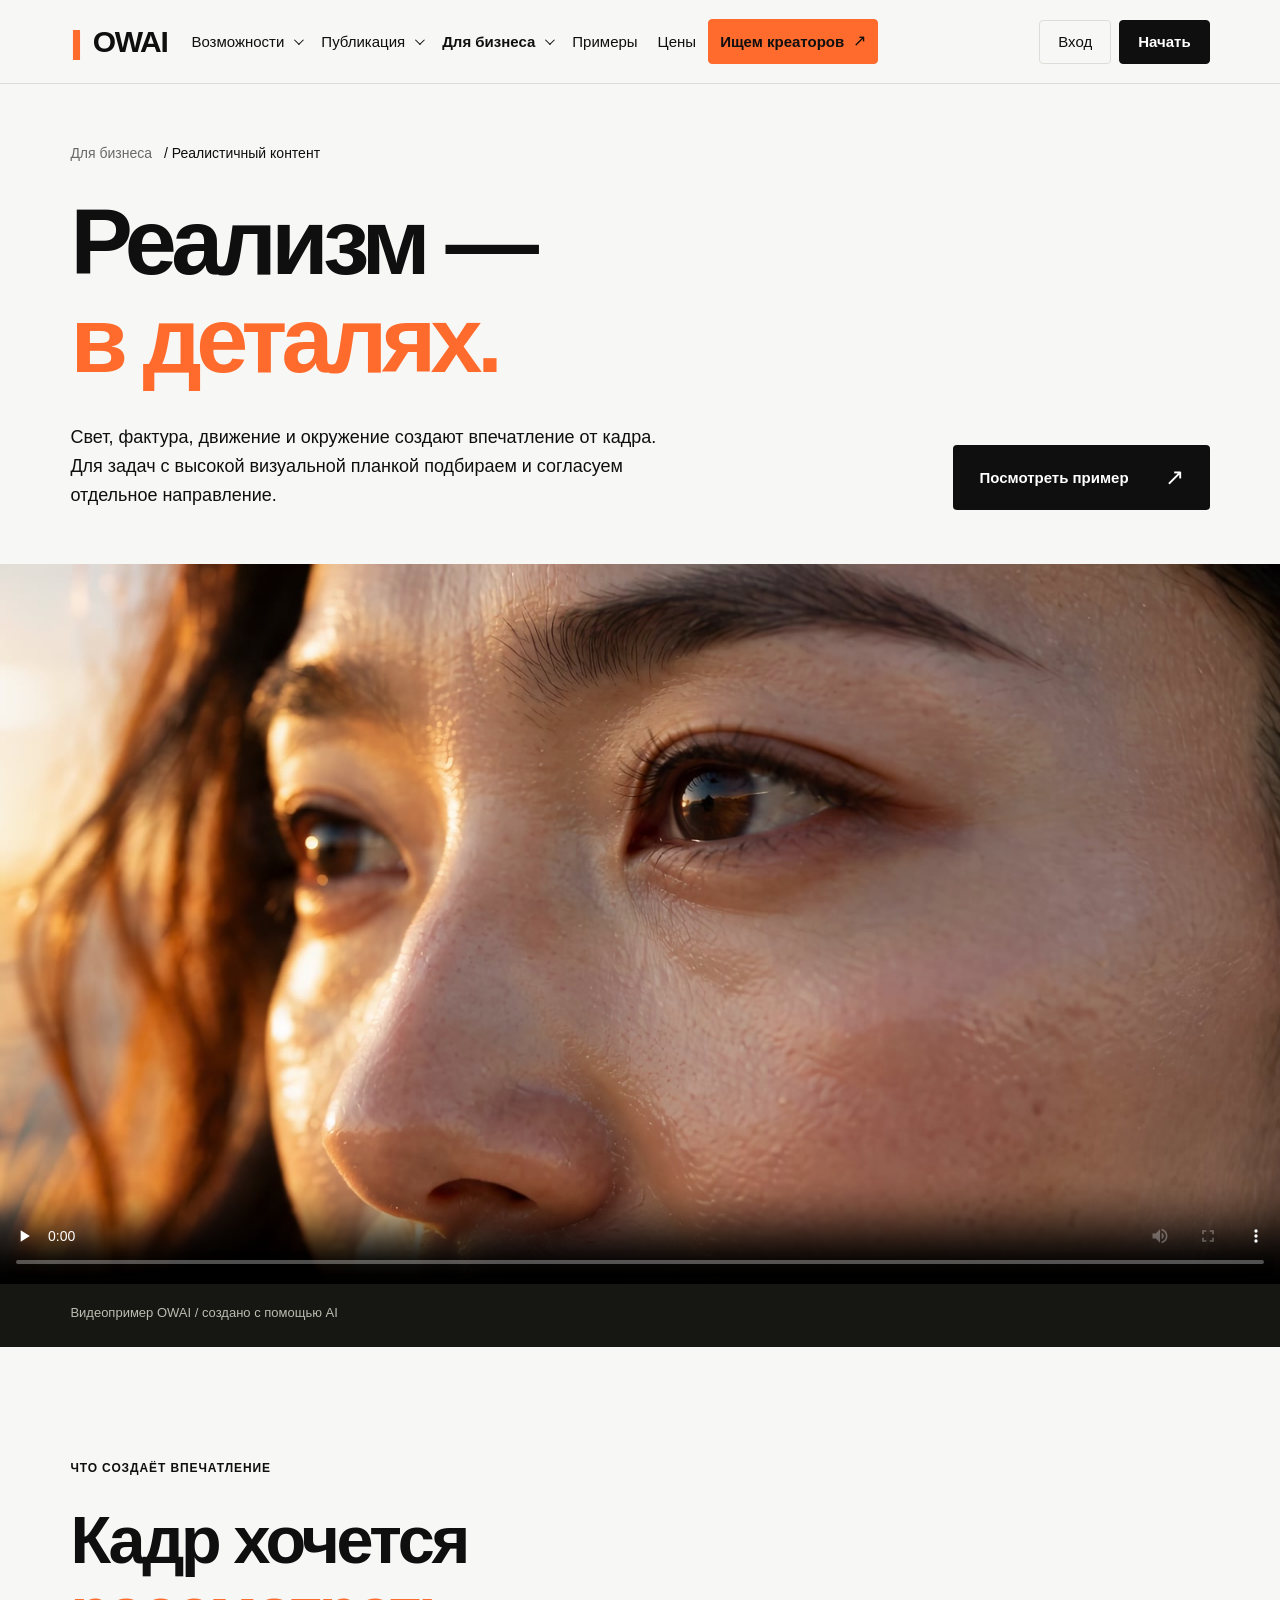
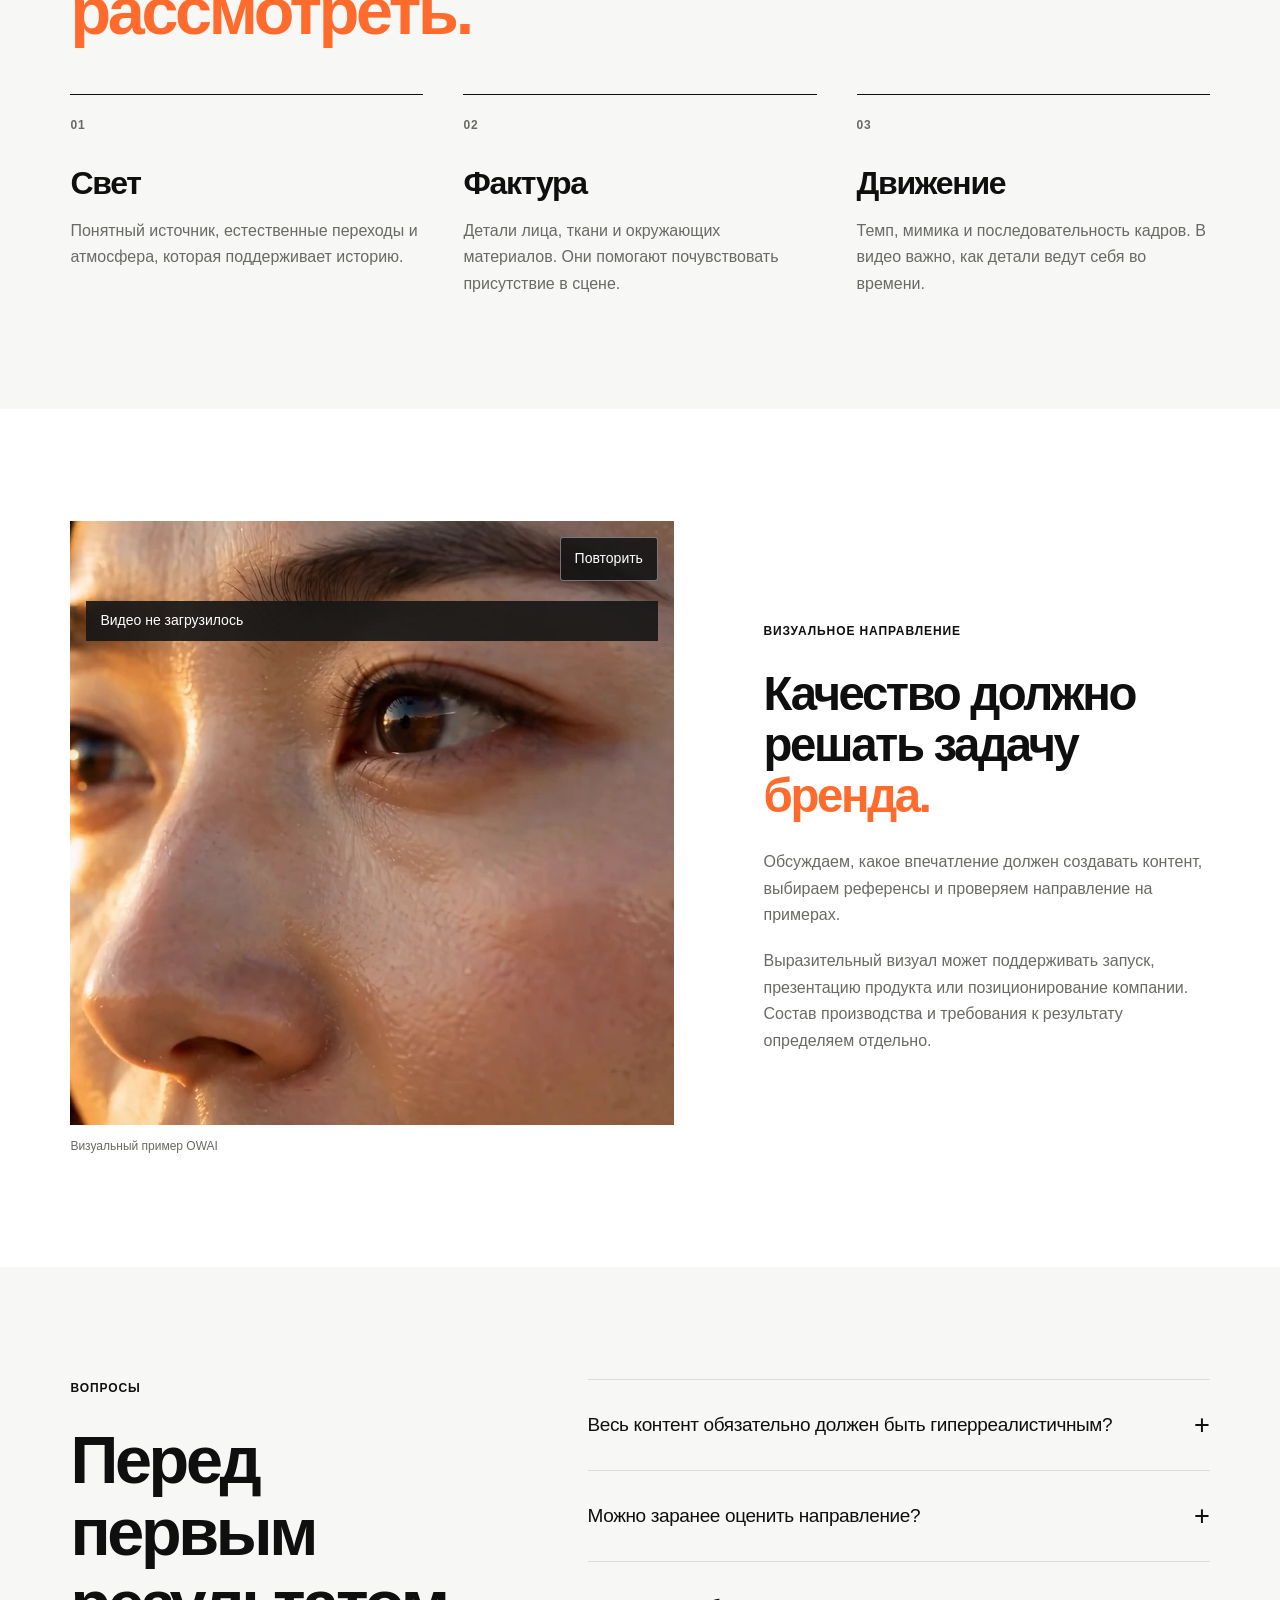
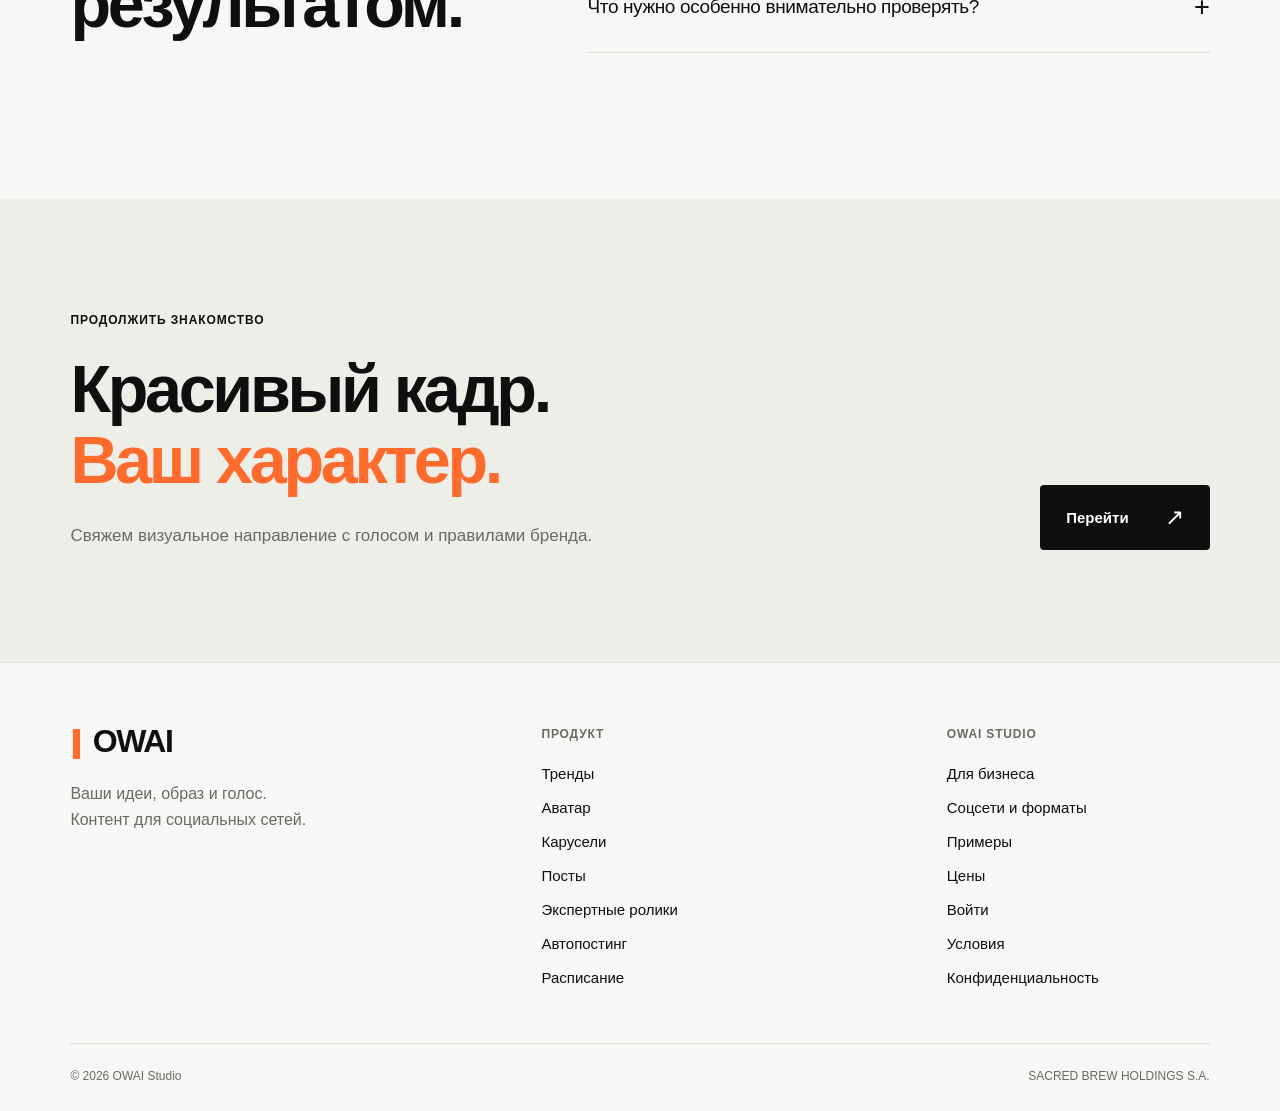
<file: public/b2b/realistic-content/index.html>
<!doctype html><html lang="ru"><head><meta charset="utf-8"><meta name="viewport" content="width=device-width, initial-scale=1"><meta name="theme-color" content="#f7f7f5"><title>Реалистичный контент — OWAI Studio</title><meta name="description" content="Свет, фактура и движение в визуальных примерах OWAI. Направление под задачи бренда."><link rel="canonical" href="https://owai.studio/b2b/realistic-content/"><meta property="og:title" content="Реалистичный контент — OWAI Studio"><meta property="og:description" content="Свет, фактура и движение в визуальных примерах OWAI. Направление под задачи бренда."><meta property="og:type" content="website"><meta property="og:url" content="https://owai.studio/b2b/realistic-content/"><link rel="icon" href="../../assets/favicon.svg" type="image/svg+xml"><link rel="stylesheet" href="../../styles.css"><link rel="stylesheet" href="../../product.css?v=20260918-inner1"><link rel="stylesheet" href="../../inner-media.css?v=20260918-inner1"><script src="../../common.js?v=20260909-menu1" defer></script><script src="../../site.js?v=20260915-viral-native1" defer></script><script src="../../inline-video.js?v=20260918-sound1" defer></script><link rel="stylesheet" href="../../creator-nav.css?v=20260918-creators1"></head><body class="product-page"><a class="skip-link" href="#main">Перейти к содержимому</a><header class="header unified-header"><a class="wordmark" href="../../" aria-label="OWAI — главная"><span aria-hidden="true">||</span>OWAI</a><nav class="navigation unified-nav" id="navigation" aria-label="Главное меню"><div class="product-menu" data-menu="features"><div class="product-menu-label" data-active="false"><button class="menu-category" type="button" data-menu-toggle aria-expanded="false" aria-controls="features-dropdown">Возможности<span class="chevron" aria-hidden="true"></span></button></div><div class="product-dropdown nav-dropdown" id="features-dropdown" hidden><div class="dropdown-links"><a href="../../trends/"><span><b>Тренды</b><small>Темы и ракурсы для вашего контента</small></span></a><a href="../../avatar/"><span><b>Аватар · карта персонажа</b><small>Карта персонажа и узнаваемый образ</small></span></a><a href="../../carousel/"><span><b>Карусели</b><small>Истории, которые хочется листать</small></span></a><a href="../../posts/"><span><b>Посты и картинки</b><small>Тексты, подписи и изображения в вашем стиле</small></span></a><a href="../../expert-videos/"><span><b>Экспертные ролики</b><small>Ваши мысли, образ и голос</small></span></a></div></div></div><div class="product-menu" data-menu="publishing"><div class="product-menu-label" data-active="false"><button class="menu-category" type="button" data-menu-toggle aria-expanded="false" aria-controls="publishing-dropdown">Публикация<span class="chevron" aria-hidden="true"></span></button></div><div class="product-dropdown nav-dropdown" id="publishing-dropdown" hidden><div class="dropdown-links"><a href="../../autoposting/"><span><b>Автопостинг</b><small>Выход контента в подключённых соцсетях</small></span></a><a href="../../scheduled-posts/"><span><b>Отложенные публикации</b><small>Даты, время и очередь публикаций</small></span></a><a href="../../socials/"><span><b>Какие соцсети поддерживаем</b><small>Форматы под каждую площадку</small></span></a></div></div></div><div class="product-menu" data-menu="business"><div class="product-menu-label" data-active="true"><button class="menu-category" type="button" data-menu-toggle aria-expanded="false" aria-controls="business-dropdown">Для бизнеса<span class="chevron" aria-hidden="true"></span></button></div><div class="product-dropdown nav-dropdown" id="business-dropdown" hidden><div class="dropdown-links"><a href="../../b2b/brand-dna/"><span><b>ДНК бренда</b><small>Характер, голос и визуальные правила</small></span></a><a href="../../b2b/content-topics/"><span><b>Темы из операционки</b><small>События, опыт команды и вопросы клиентов</small></span></a><a href="../../b2b/data-security/"><span><b>Безопасность данных</b><small>Согласованные источники и доступы</small></span></a><a href="../../b2b/realistic-content/" aria-current="page"><span><b>Гиперреалистичный контент</b><small>Свет, фактура и визуальные детали</small></span></a></div><a class="dropdown-overview" href="../../b2b/">OWAI для бизнеса <span aria-hidden="true">↗</span></a></div></div><a href="../../#examples">Примеры</a><a href="../../#price">Цены</a><a class="nav-creators" href="../../creators/">Ищем креаторов<span aria-hidden="true">↗</span></a></nav><div class="nav-account"><a class="nav-signin" href="https://owai.studio/signin">Вход</a><a class="nav-start" href="https://owai.studio/signup">Начать</a></div><button class="menu-toggle" type="button" aria-expanded="false" aria-controls="navigation" aria-label="Меню"><span class="menu-toggle-label">Меню</span><span aria-hidden="true">+</span></button><noscript><style>.unified-header{height:auto!important;flex-wrap:wrap;padding-top:16px;padding-bottom:16px}.unified-header .unified-nav{display:flex!important;position:static!important;flex-basis:100%;order:3;max-height:none;flex-wrap:wrap;align-items:stretch}.unified-header .product-menu{position:static;flex:1 1 280px}.unified-header .nav-dropdown[hidden]{display:block!important;position:static!important;width:auto;min-width:0;max-height:none;box-shadow:none;border:0}.unified-header .menu-category{pointer-events:none}.unified-header .menu-category .chevron,.unified-header .menu-toggle{display:none!important}</style></noscript></header><main id="main"><section class="p-hero section-pad"><a class="breadcrumbs" href="../../b2b/">Для бизнеса <span>/ Реалистичный контент</span></a><h1>Реализм —<br><em>в деталях.</em></h1><div class="p-hero-bottom"><p>Свет, фактура, движение и окружение создают впечатление от кадра. Для задач с высокой визуальной планкой подбираем и согласуем отдельное направление.</p><a class="button button-dark" href="#example">Посмотреть пример<span aria-hidden="true">↗</span></a></div></section>
 <section class="realism-film" id="example"><figure><video class="" controls playsinline preload="none" poster="../../assets/quality-film-poster.jpg" aria-label="Визуальный пример OWAI: крупный план лица"><source src="../../assets/quality-film.mp4" type="video/mp4"><a href="../../assets/quality-film.mp4">Скачать видеопример</a></video><figcaption>Видеопример OWAI / создано с помощью AI</figcaption></figure></section>
 <section class="section-pad"><div class="section-heading"><span class="eyebrow">ЧТО СОЗДАЁТ ВПЕЧАТЛЕНИЕ</span><h2>Кадр хочется<br><em>рассмотреть.</em></h2></div><div class="three-points"><article><span class="index">01</span><h3>Свет</h3><p>Понятный источник, естественные переходы и атмосфера, которая поддерживает историю.</p></article><article><span class="index">02</span><h3>Фактура</h3><p>Детали лица, ткани и окружающих материалов. Они помогают почувствовать присутствие в сцене.</p></article><article><span class="index">03</span><h3>Движение</h3><p>Темп, мимика и последовательность кадров. В видео важно, как детали ведут себя во времени.</p></article></div></section>
 <section class="section-pad realism-still"><figure><div class="inline-player realism-detail-player" data-native-player data-video-label="Реалистичный визуальный пример OWAI">
  <img class="inline-poster" src="../../assets/business-bridge-poster.webp" width="1600" height="900" alt="Деталь реалистичного визуального примера OWAI" loading="lazy" decoding="async">
  <video data-src="../../assets/business-bridge-loop.mp4" poster="../../assets/business-bridge-poster.webp" width="1600" height="900" muted loop playsinline preload="none" aria-hidden="true" tabindex="-1" disablepictureinpicture disableremoteplayback controlslist="nodownload nofullscreen noremoteplayback"></video>
  <button class="inline-video-toggle" type="button" data-video-toggle hidden>Запустить видео</button>
  <span class="inline-video-status" data-video-status role="status" hidden>Видео не загрузилось</span>
</div><figcaption>Визуальный пример OWAI</figcaption></figure><div><div class="section-heading"><span class="eyebrow">ВИЗУАЛЬНОЕ НАПРАВЛЕНИЕ</span><h2>Качество должно<br>решать задачу<br><em>бренда.</em></h2></div><p>Обсуждаем, какое впечатление должен создавать контент, выбираем референсы и проверяем направление на примерах.</p><p>Выразительный визуал может поддерживать запуск, презентацию продукта или позиционирование компании. Состав производства и требования к результату определяем отдельно.</p></div></section>
 <section class="p-faq section-pad"><div class="section-heading"><span class="eyebrow">ВОПРОСЫ</span><h2>Перед первым<br>результатом.</h2></div><div class="p-faq-list"><details><summary>Весь контент обязательно должен быть гиперреалистичным?<span>+</span></summary><p>Нет. У текстового поста, повседневной карусели и имиджевого видео разные задачи. Визуальную сложность подбираем под формат и характер бренда.</p></details><details><summary>Можно заранее оценить направление?<span>+</span></summary><p>Да, начинаем с референсов и примеров. На них согласуем ожидания к свету, фактуре, образам и движению.</p></details><details><summary>Что нужно особенно внимательно проверять?<span>+</span></summary><p>Узнаваемость людей, детали продукта, надписи и элементы окружения, которые имеют значение для сообщения. Красивый кадр должен корректно передавать то, о чём говорит компания.</p></details></div></section>
 <section class="next-page section-pad"><div><span class="eyebrow">ПРОДОЛЖИТЬ ЗНАКОМСТВО</span><h2>Красивый кадр.<br><em>Ваш характер.</em></h2><p>Свяжем визуальное направление с голосом и правилами бренда.</p></div><a class="button button-dark" href="../../b2b/brand-dna/">Перейти<span aria-hidden="true">↗</span></a></section>
 </main><footer class="site-footer"><div class="footer-brand"><a class="wordmark" href="../../"><span aria-hidden="true">||</span>OWAI</a><p>Ваши идеи, образ и голос.<br>Контент для социальных сетей.</p></div><div class="footer-product"><span class="eyebrow">ПРОДУКТ</span><a href="../../trends/">Тренды</a><a href="../../avatar/">Аватар</a><a href="../../carousel/">Карусели</a><a href="../../posts/">Посты</a><a href="../../expert-videos/">Экспертные ролики</a><a href="../../autoposting/">Автопостинг</a><a href="../../scheduled-posts/">Расписание</a></div><div class="footer-more"><span class="eyebrow">OWAI STUDIO</span><a href="../../b2b/">Для бизнеса</a><a href="../../socials/">Соцсети и форматы</a><a href="../../#examples">Примеры</a><a href="../../#price">Цены</a><a href="https://owai.studio/signin">Войти</a><a href="https://owai.studio/terms">Условия</a><a href="https://owai.studio/privacy">Конфиденциальность</a></div><div class="footer-base"><span>© 2026 OWAI Studio</span><span>SACRED BREW HOLDINGS S.A.</span></div></footer><dialog id="gallery-dialog" aria-label="Просмотр слайда"><div class="dialog-top"><span id="dialog-caption"></span><button id="dialog-close" type="button" aria-label="Закрыть просмотр">✕</button></div><div class="dialog-media"><img id="dialog-image" alt=""></div><div class="dialog-bottom"><button id="dialog-prev" type="button" aria-label="Предыдущий слайд">←</button><span>Листайте стрелками или свайпом</span><button id="dialog-next" type="button" aria-label="Следующий слайд">→</button></div></dialog><noscript><style>.series-panel[hidden]{display:block!important;margin-top:44px}.series-tabs,.carousel-controls,.motion-toggle,.menu-toggle{display:none!important}.unified-nav{display:flex!important}.product-dropdown[hidden]{display:block!important;position:static;box-shadow:none}.dropdown-intro{display:none}.product-menu{position:static}.header{position:relative;height:auto;align-items:start;padding-top:20px;padding-bottom:20px}.unified-nav{flex-wrap:wrap}</style></noscript></body></html>
</file>
<file: public/styles.css>
:root{--paper:#f7f7f5;--white:#fff;--ink:#0f0f10;--muted:#696965;--line:#ddddd7;--orange:#ff6b2c;--side:clamp(24px,5.5vw,96px);--radius:4px;font-family:Inter,-apple-system,BlinkMacSystemFont,"Segoe UI",Arial,sans-serif;color:var(--ink);background:var(--paper);font-synthesis:none;text-rendering:optimizeLegibility;-webkit-font-smoothing:antialiased}
*{box-sizing:border-box}html{scroll-behavior:smooth;scroll-padding-top:98px}body{margin:0}button,a,summary{-webkit-tap-highlight-color:transparent}button,input{font:inherit}button{cursor:pointer;color:inherit}a{color:inherit;text-decoration:none}img,video{display:block;max-width:100%;height:auto}figure,p,h1,h2,h3{margin:0}button{border:0}em{font-style:normal;color:var(--orange)}[hidden]{display:none!important}a:focus-visible,button:focus-visible,summary:focus-visible,[tabindex]:focus-visible{outline:3px solid var(--orange);outline-offset:5px}::selection{background:var(--orange);color:var(--ink)}
.section-pad{padding:112px var(--side)}.eyebrow,.small-number,.sample-label,.demo-caption,.index{font-size:12px;line-height:1.45;font-weight:600;letter-spacing:.075em}.eyebrow{display:flex;align-items:center;gap:10px}.dot{width:7px;height:7px;background:var(--orange);border-radius:50%;flex:none}.section-heading{margin-bottom:52px}.section-heading .eyebrow{margin-bottom:28px}h1,h2,h3{font-weight:600;letter-spacing:-.055em}h1{font-size:clamp(62px,8.8vw,138px);line-height:1.02}h2{font-size:clamp(46px,5.65vw,88px);line-height:1.06}h3{font-size:32px;line-height:1.13;letter-spacing:-.04em}p{font-size:17px;line-height:1.65}p+p{margin-top:20px}.lead{font-size:25px;line-height:1.4;letter-spacing:-.025em}.note{font-size:13px;line-height:1.65;color:var(--muted)}.button{display:inline-flex;align-items:center;justify-content:space-between;gap:36px;padding:21px 26px;min-height:64px;font-size:15px;font-weight:600;border-radius:var(--radius);transition:background .2s,transform .2s}.button-dark{background:var(--ink);color:var(--white)}.button-dark:hover{background:#30302c;transform:translateY(-2px)}.button span{font-size:23px;font-weight:400;line-height:1}.text-link{display:inline-flex;align-items:center;gap:25px;padding:16px 0 7px;border-bottom:1px solid var(--ink);font-size:15px;font-weight:600}.text-link:hover{color:var(--orange);border-color:var(--orange)}
.skip-link{position:fixed;z-index:100;left:16px;top:-80px;padding:15px;background:var(--ink);color:var(--white)}.skip-link:focus{top:16px}.header{height:84px;padding:0 var(--side);display:flex;align-items:center;gap:24px;position:sticky;top:0;background:rgba(247,247,245,.96);backdrop-filter:blur(18px);z-index:20;border-bottom:1px solid var(--line)}.wordmark{display:inline-flex;align-items:center;gap:13px;font-size:30px;line-height:1;font-weight:750;letter-spacing:-.045em;white-space:nowrap}.wordmark span{font-size:32px;line-height:1;letter-spacing:-.18em;color:var(--orange);margin-right:3px}.header-tag{font-size:12px;line-height:1.1;padding-left:24px;border-left:1px solid var(--line);color:var(--muted)}.navigation{margin-left:auto;display:flex;align-items:center;gap:30px;font-size:14px}.navigation>a{padding:16px 0}.navigation>a:hover{color:#ca4104}.navigation .nav-cta{margin-left:10px;font-weight:600;border-bottom:1px solid var(--ink);padding:12px 0}.nav-cta span{margin-left:17px}.menu-toggle{display:none}
.hero{padding-top:74px;padding-bottom:62px}.hero>.eyebrow{margin-bottom:36px}.hero h1{max-width:1400px}.hero-bottom{display:flex;justify-content:space-between;align-items:end;gap:60px;margin-top:42px}.hero-bottom p{max-width:570px;font-size:18px;line-height:1.6}.hero-bottom .button{flex:none}.hero-media{height:clamp(450px,49vw,780px);position:relative;overflow:hidden;background:#685438;color:white}.hero-media>video{width:100%;height:100%;object-fit:cover;object-position:center}.hero-shade{position:absolute;inset:0;background:linear-gradient(90deg,rgba(0,0,0,.42),transparent 65%),linear-gradient(0deg,rgba(0,0,0,.48),transparent 45%);pointer-events:none}.hero-media-title{position:absolute;top:52px;left:var(--side)}.hero-media-title .eyebrow{font-size:12px;letter-spacing:.12em}.hero-media-title p{font-size:clamp(42px,5vw,72px);letter-spacing:-.045em;line-height:1.02;font-weight:500;margin-top:28px}.media-bottom{position:absolute;bottom:32px;left:var(--side);right:var(--side);display:flex;justify-content:space-between;align-items:center;gap:20px}.media-link{font-size:14px;display:flex;align-items:center;gap:24px;border-bottom:1px solid #ffffff80;padding:12px 0}.media-link:hover{border-color:white}.media-link span{font-size:21px}.motion-toggle{background:rgba(0,0,0,.35);color:white;border:1px solid #ffffff70;border-radius:30px;font-size:12px;min-height:44px;padding:12px 20px;backdrop-filter:blur(8px)}.motion-toggle:hover{background:rgba(0,0,0,.6)}.format-strip{display:flex;align-items:center;justify-content:space-between;gap:30px;padding:25px var(--side);background:var(--orange);font-size:20px;font-weight:500;letter-spacing:-.025em;overflow-x:auto;scrollbar-width:none}.format-strip::-webkit-scrollbar{display:none}.format-strip>*{flex:none}.format-strip b{font-size:23px;font-weight:400}
.intro{display:grid;grid-template-columns:1fr 1fr;gap:0 8vw}.intro .section-heading{margin:0}.intro-copy{padding-top:47px}.intro-copy>p:not(.lead){color:var(--muted)}.capabilities{grid-column:1/-1;display:grid;grid-template-columns:repeat(3,1fr);gap:48px;margin-top:80px}.capabilities article{border-top:1px solid var(--ink);padding-top:20px}.capabilities .index{color:var(--muted)}.capabilities h3{margin-top:36px;margin-bottom:15px}.capabilities p{max-width:330px;color:var(--muted);font-size:16px}
.examples{background:#eeeee9;overflow:hidden}.examples .section-heading{margin-bottom:30px}.examples-top{display:flex;justify-content:space-between;align-items:end;gap:40px;margin-bottom:46px}.examples-top p{max-width:570px;color:var(--muted)}.sample-label{color:var(--muted);font-size:12px;flex:none}.series-tabs{display:flex;gap:32px;border-bottom:1px solid #cfcec7;margin-bottom:30px;overflow:auto;scrollbar-width:none}.series-tabs button{flex:none;background:none;padding:15px 0 18px;border-bottom:3px solid transparent;font-size:16px;text-align:left;color:var(--muted);white-space:nowrap}.series-tabs button span{font-size:12px;margin-left:12px;vertical-align:top}.series-tabs button[aria-selected=true]{color:var(--ink);border-bottom-color:var(--ink);font-weight:600}.series-tabs button:hover{color:var(--ink)}.carousel{display:flex;gap:20px;overflow-x:auto;scroll-snap-type:x mandatory;scrollbar-width:thin;scrollbar-color:#b9b9b1 transparent;padding-bottom:18px;overscroll-behavior-x:contain}.slide{display:block;position:relative;flex:0 0 calc((100% - 40px)/3);min-width:0;scroll-snap-align:start;padding:0;text-align:left;background:transparent}.slide img{width:100%;height:auto;aspect-ratio:3/4;object-fit:contain;background:#e4e3dd;transition:filter .25s}.slide:hover img{filter:brightness(.94)}.slide>span{display:flex;align-items:center;justify-content:space-between;padding:13px 0 0;font-size:12px;letter-spacing:.05em;color:var(--muted)}.slide>span b{font-size:22px;font-weight:400;color:var(--ink)}.carousel-footer{display:flex;align-items:center;justify-content:space-between;gap:30px;padding-top:16px}.carousel-footer p{font-size:16px;line-height:1.5;font-weight:500}.carousel-footer p span{color:var(--muted);font-weight:400;font-size:14px}.carousel-controls{display:flex;gap:8px;flex:none}.carousel-controls button{width:48px;height:48px;border-radius:50%;background:transparent;border:1px solid #c2c2ba;font-size:23px;line-height:1}.carousel-controls button:hover{background:var(--ink);color:white;border-color:var(--ink)}.carousel-controls button:disabled{opacity:.3;cursor:default;background:none;color:var(--ink)}
.character-grid{display:grid;grid-template-columns:.7fr 1.3fr;gap:8vw;align-items:center}.character-copy>p:not(.lead){color:var(--muted)}.character-copy .note{padding-top:20px;border-top:1px solid var(--line);margin-top:32px}.character-grid figure img{width:100%;border:1px solid #e8e8e3;background:#fff}figcaption{font-size:12px;line-height:1.45;color:var(--muted);padding-top:13px}.expert-section{background:var(--white);border-top:1px solid var(--line);border-bottom:1px solid var(--line)}.expert-grid{display:grid;grid-template-columns:1fr .8fr 1fr;gap:28px;align-items:start}.post-example{padding-top:64px}.post-example img{width:100%;height:auto}.expert-video-wrap video{width:100%;aspect-ratio:480/854;object-fit:cover;background:#201918;border-radius:var(--radius)}.expert-copy{padding:55px 0 0 22px}.expert-copy .small-number{color:var(--muted);letter-spacing:.04em}.expert-copy h3{margin:24px 0;font-size:clamp(28px,2.8vw,40px)}.expert-copy p{font-size:16px;color:var(--muted)}.expert-copy .text-link{margin-top:20px}
.quality-section{background:var(--ink);color:var(--white)}.quality-heading{padding-bottom:55px;display:grid;grid-template-columns:1fr 1fr;gap:30px 8vw;align-items:end}.quality-heading .eyebrow{grid-column:1/-1;color:#b8b8b1}.quality-heading p{max-width:450px;color:#b8b8b1;padding-bottom:5px}.quality-film video{width:100%;aspect-ratio:16/9;background:#33271b}.quality-film figcaption{padding:18px var(--side) 26px;color:#aaa9a3}
.language-grid{display:grid;grid-template-columns:1fr 1fr;gap:9vw;align-items:center}.language-copy{max-width:520px}.language-copy>p:not(.lead){color:var(--muted)}.plain-list{padding:0;margin:35px 0;list-style:none;border-top:1px solid var(--line)}.plain-list li{position:relative;padding:16px 0 16px 25px;border-bottom:1px solid var(--line);font-size:15px}.plain-list li:before{content:'+';position:absolute;left:0;color:#c4470c}.language-demo{background:white;box-shadow:0 16px 65px #15150b0b}.language-demo>img{width:100%;aspect-ratio:1.6;object-fit:cover;object-position:center 28%}.language-demo-body{padding:28px 34px 30px}.language-switch{display:inline-flex;gap:3px;background:#f0f0ea;padding:4px;border-radius:40px;margin-bottom:26px}.language-switch button{padding:11px 20px;min-height:44px;min-width:52px;background:none;border-radius:30px;font-size:13px;font-weight:600}.language-switch button[aria-pressed=true]{background:var(--ink);color:var(--white)}#language-text{min-height:160px}#language-text h3{font-size:clamp(28px,2.65vw,39px);line-height:1.15}#language-text p{font-size:16px;line-height:1.5;color:var(--muted);margin-top:18px;max-width:400px}.demo-caption{display:block;border-top:1px solid var(--line);padding-top:18px;margin-top:24px;font-size:12px;font-weight:400;letter-spacing:0;color:var(--muted)}
.workflow{background:#181917;color:var(--white)}.workflow>.section-heading>.eyebrow{color:#aaa9a1}.workflow-grid{display:grid;grid-template-columns:1fr 1.15fr;gap:10vw}.workflow-intro{padding-top:10px}.workflow-intro p{font-size:clamp(25px,2.8vw,39px);line-height:1.25;letter-spacing:-.035em;max-width:380px}.workflow-intro>span{display:block;margin-top:32px;font-size:15px;line-height:1.6;color:#aaa9a1}.steps{list-style:none;margin:0;padding:0}.steps li{display:flex;gap:25px;border-top:1px solid #41423c;padding:26px 0 30px}.steps li>span{font-size:12px;color:var(--orange);padding-top:6px}.steps h3{font-size:25px;line-height:1.2;letter-spacing:-.025em}.steps p{font-size:15px;color:#b6b6ad;margin-top:13px;max-width:470px}.data-note{display:grid;grid-template-columns:1fr 1.15fr;gap:10vw;border-top:1px solid #41423c;margin-top:55px;padding-top:28px}.data-note .eyebrow{color:#aaa9a1;align-self:start;padding-top:5px}.data-note p{font-size:14px;line-height:1.6;color:#aaa9a1;max-width:505px}
.voices-grid{display:grid;grid-template-columns:1.1fr .9fr;align-items:center;gap:9vw}.voices-images{display:grid;grid-template-columns:1fr .78fr;gap:22px;align-items:start}.voices-images img{width:100%;height:auto;object-fit:cover}.voices-images img:first-child{aspect-ratio:.76;object-position:45% center}.voices-images img:last-child{margin-top:100px;aspect-ratio:.647;object-position:center}.voices-copy h3{font-size:clamp(36px,3.7vw,56px);line-height:1.1;margin-bottom:27px}.voices-copy p{color:var(--muted)}.voices-copy .note{display:block;margin-top:28px;font-size:12px}
.faq{background:#eeeee9;display:grid;grid-template-columns:.75fr 1.25fr;gap:8vw}.faq .section-heading{margin-bottom:0}.faq-list{border-top:1px solid #c4c4bb}.faq details{border-bottom:1px solid #c4c4bb}.faq summary{cursor:pointer;list-style:none;display:flex;align-items:center;justify-content:space-between;gap:24px;padding:26px 0;font-size:20px;font-weight:500;letter-spacing:-.025em;line-height:1.3}.faq summary::-webkit-details-marker{display:none}.faq summary>span{font-size:28px;font-weight:400;transition:transform .2s}.faq details[open] summary>span{transform:rotate(45deg)}.faq details p{padding:0 45px 27px 0;font-size:16px;color:var(--muted)}
.start{padding-top:100px;padding-bottom:85px}.start .eyebrow{margin-bottom:34px}.start h2{font-size:clamp(60px,8.7vw,136px);line-height:1.02}.start-bottom{display:flex;align-items:end;justify-content:space-between;gap:60px;margin-top:40px}.start-bottom p{max-width:565px;font-size:18px}.start-bottom .button{min-width:235px;flex:none}.footer{display:flex;align-items:center;gap:36px;padding:34px var(--side);border-top:1px solid var(--line)}.footer .wordmark{font-size:27px}.footer p{font-size:13px;color:var(--muted)}.footer>a:not(.wordmark){margin-left:auto;font-size:13px}.footer>span{font-size:12px;color:var(--muted)}
#gallery-dialog{background:#111210;color:white;border:0;border-radius:0;max-width:none;max-height:none;width:100vw;height:100%;height:100dvh;padding:0;margin:0;overflow:hidden}#gallery-dialog::backdrop{background:rgba(0,0,0,.92)}#gallery-dialog[open]{display:grid;grid-template-rows:64px minmax(0,1fr) 72px}.dialog-top,.dialog-bottom{display:flex;align-items:center;justify-content:space-between;padding:0 max(20px,env(safe-area-inset-right)) 0 max(20px,env(safe-area-inset-left));gap:16px}.dialog-top>span{font-size:14px}.dialog-top button,.dialog-bottom button{width:46px;height:46px;flex:none;border:1px solid #5a5b52;border-radius:50%;background:transparent;color:white;font-size:23px}.dialog-top button:hover,.dialog-bottom button:hover{background:white;color:var(--ink)}.dialog-media{display:flex;align-items:center;justify-content:center;overflow:hidden;padding:0 20px;touch-action:pan-y}.dialog-media img{width:auto;height:auto;max-width:100%;max-height:100%;object-fit:contain}.dialog-bottom>span{font-size:12px;color:#b6b6ad;text-align:center}.dialog-bottom{padding-bottom:env(safe-area-inset-bottom)}body.dialog-open{overflow:hidden}
@media(min-width:1800px){.section-pad{padding-left:max(var(--side),calc((100vw - 1560px)/2));padding-right:max(var(--side),calc((100vw - 1560px)/2))}.header,.footer{padding-left:max(var(--side),calc((100vw - 1560px)/2));padding-right:max(var(--side),calc((100vw - 1560px)/2))}}
@media(max-width:1100px){.navigation{gap:22px}.header-tag{display:none}.hero-bottom{gap:40px}.expert-grid{grid-template-columns:1fr .78fr}.expert-copy{grid-column:1/-1;display:grid;grid-template-columns:1fr 1fr;gap:0 45px;padding:20px 0 0}.expert-copy .small-number{grid-column:1/-1}.expert-copy h3{grid-row:2/5;font-size:40px;max-width:400px}.expert-copy p{margin-top:20px}.expert-copy .text-link{justify-self:start}.post-example{padding-top:60px}.expert-video-wrap video{max-height:650px;width:auto;margin:auto}.sample-label{display:none}.intro{gap:0 5vw}.intro-copy{padding-top:45px}.language-grid{gap:6vw}.language-demo-body{padding:24px}.workflow-grid,.data-note{gap:7vw}.faq{gap:5vw}}
@media(max-width:800px){:root{--side:28px}.section-pad{padding-top:78px;padding-bottom:78px}.header{height:72px}.header .wordmark{font-size:27px}.header-tag{display:block;font-size:12px;padding-left:18px}.menu-toggle{display:flex;margin-left:auto;gap:18px;align-items:center;min-height:44px;background:none;padding:8px 0 8px 12px;font-size:13px}.menu-toggle span{font-size:25px;line-height:1;transition:transform .2s}.menu-toggle[aria-expanded=true] span{transform:rotate(45deg)}.navigation{position:absolute;top:71px;left:0;right:0;background:var(--paper);padding:20px var(--side) 30px;border-bottom:1px solid var(--line);display:none;flex-direction:column;align-items:stretch;gap:0;margin:0}.navigation.open{display:flex}.navigation>a{padding:18px 0}.navigation .nav-cta{margin:6px 0 0;display:flex;justify-content:space-between}.hero{padding-top:52px;padding-bottom:44px}h1{font-size:clamp(57px,10.3vw,82px)}.hero>.eyebrow{margin-bottom:28px}.hero-bottom{align-items:start;flex-direction:column;gap:27px;margin-top:28px}.hero-bottom p{font-size:17px;max-width:550px}.button{min-height:58px;padding:18px 23px;font-size:14px}.hero-media{height:500px}.hero-media-title{top:34px}.hero-media-title p{font-size:52px}.format-strip{padding-top:20px;padding-bottom:20px;font-size:17px;gap:25px}.section-heading{margin-bottom:35px}.section-heading .eyebrow{margin-bottom:24px}h2{font-size:clamp(42px,6.8vw,58px)}.lead{font-size:23px}.intro{grid-template-columns:1fr}.intro .section-heading{margin-bottom:32px}.intro-copy{padding:0;max-width:610px}.capabilities{margin-top:48px;gap:24px}.capabilities h3{font-size:25px;margin-top:25px}.capabilities p{font-size:14px}.examples-top{margin-bottom:24px}.series-tabs{gap:26px;margin-bottom:22px}.series-tabs button{font-size:14px}.carousel{gap:16px}.slide{flex-basis:calc((100% - 16px)/2.12)}.character-grid{grid-template-columns:1fr;gap:34px}.character-copy{max-width:580px}.character-copy .note{margin-top:24px;padding-top:16px}.quality-heading{grid-template-columns:1fr;gap:24px;padding-bottom:36px}.quality-heading .eyebrow{grid-column:auto}.quality-heading p{max-width:550px;font-size:16px}.language-grid{grid-template-columns:1fr;gap:35px}.language-copy{max-width:610px}.language-demo{max-width:540px;width:100%;margin:0 auto}.language-demo-body{padding:28px}#language-text h3{font-size:34px}#language-text{min-height:145px}.workflow-grid{grid-template-columns:1fr;gap:38px}.workflow-intro p{font-size:29px;max-width:500px}.workflow-intro>span{margin-top:19px}.steps h3{font-size:24px}.steps p{max-width:none}.data-note{grid-template-columns:1fr;gap:16px;margin-top:32px}.data-note p{max-width:610px}.voices-grid{gap:34px;grid-template-columns:1fr}.voices-images{max-width:590px}.voices-images img:first-child{aspect-ratio:.9}.voices-images img:last-child{margin-top:70px}.voices-copy{max-width:610px}.voices-copy h3{font-size:39px}.faq{grid-template-columns:1fr;gap:36px}.faq summary{font-size:19px}.start h2{font-size:clamp(56px,10vw,80px)}.start-bottom{align-items:start;flex-direction:column;gap:27px;margin-top:28px}.start-bottom p{font-size:17px}.footer{flex-wrap:wrap;gap:24px}.footer p{flex-basis:calc(100% - 115px)}.footer>a:not(.wordmark){margin-left:0}.footer>span{margin-left:auto}}
@media(max-width:480px){:root{--side:22px}.header{gap:15px}.header-tag{font-size:12px;padding-left:15px}.section-pad{padding-top:64px;padding-bottom:64px}.hero{padding-top:39px;padding-bottom:36px}.hero .eyebrow{font-size:12px;letter-spacing:.04em}.hero h1{font-size:clamp(43px,10.8vw,55px);letter-spacing:-.06em}.hero-bottom p{font-size:16px;line-height:1.6}.hero-bottom{margin-top:26px;gap:25px}.hero-media{height:440px}.hero-media>video{object-position:58% center}.hero-shade{background:linear-gradient(90deg,rgba(0,0,0,.4),transparent 90%),linear-gradient(0deg,rgba(0,0,0,.5),transparent 40%)}.hero-media-title .eyebrow{font-size:12px;letter-spacing:.06em}.hero-media-title p{font-size:43px;margin-top:22px}.media-bottom{bottom:23px;gap:18px;align-items:end}.media-link{font-size:12px;gap:12px;max-width:145px;line-height:1.4;padding:8px 0}.motion-toggle{max-width:135px;line-height:1.3;font-size:12px;padding:11px 15px}.format-strip{font-size:16px;gap:24px}.section-heading .eyebrow{font-size:12px;letter-spacing:.05em;margin-bottom:23px}h2{font-size:clamp(36px,9.2vw,44px)}p{font-size:16px;line-height:1.65}.lead{font-size:22px;line-height:1.4}.capabilities{grid-template-columns:1fr;margin-top:36px;gap:26px}.capabilities article{display:grid;grid-template-columns:35px 1fr;gap:0 15px;padding-top:17px}.capabilities .index{grid-row:1/3;padding-top:4px}.capabilities h3{margin:0 0 9px;font-size:25px}.capabilities p{grid-column:2;font-size:15px;max-width:280px}.examples-top p{font-size:15px}.series-tabs{gap:24px;margin-right:calc(-1 * var(--side));padding-right:var(--side)}.series-tabs button{font-size:14px;padding-top:10px;padding-bottom:16px}.series-tabs button span{font-size:12px;margin-left:7px}.carousel{margin-right:calc(-1 * var(--side));padding-right:var(--side);gap:14px;scroll-padding-right:var(--side)}.slide{flex-basis:84%}.carousel-footer{gap:16px;align-items:start;padding-top:10px}.carousel-footer p{font-size:15px}.carousel-footer p span{display:block;margin-top:5px;font-size:13px;max-width:215px}.carousel-controls{gap:6px;padding-top:2px}.carousel-controls button{width:40px;height:40px;font-size:21px}.expert-grid{gap:18px;grid-template-columns:1fr 1fr}.post-example{padding-top:35px}.expert-copy{grid-template-columns:1fr;gap:0;padding-top:17px}.expert-copy .small-number{grid-column:auto;font-size:12px}.expert-copy h3{grid-row:auto;font-size:32px;margin:20px 0 4px}.expert-copy p{font-size:15px;margin-top:16px}.expert-copy .text-link{margin-top:10px}.expert-grid figcaption{font-size:12px}.quality-heading{padding-bottom:30px}.quality-film figcaption{font-size:12px;line-height:1.5;padding-top:13px;padding-bottom:23px}.language-demo-body{padding:24px}#language-text h3{font-size:29px}#language-text p{font-size:15px}#language-text{min-height:146px}.language-demo>img{aspect-ratio:1.35}.plain-list{margin:27px 0}.plain-list li{font-size:14px}.workflow-intro p{font-size:27px}.workflow-intro>span{font-size:14px}.steps li{gap:19px;padding:23px 0 26px}.steps h3{font-size:22px}.steps p{font-size:14px}.voices-images{gap:14px}.voices-images img:last-child{margin-top:48px}.voices-copy h3{font-size:36px}.faq summary{font-size:18px;padding:23px 0}.faq details p{padding-right:15px;font-size:15px}.start h2{font-size:clamp(48px,12vw,60px)}.start-bottom p{font-size:16px}.footer{gap:20px;padding-top:28px;padding-bottom:28px}.footer p{font-size:12px;line-height:1.5}.dialog-top>span{font-size:13px}.dialog-media{padding:0 10px}.dialog-bottom>span{max-width:160px;line-height:1.4}}
@media(prefers-reduced-motion:reduce){html{scroll-behavior:auto}*,*:before,*:after{transition:none!important;animation:none!important}.button-dark:hover{transform:none}}
@media print{.header,.hero-media,.format-strip,.series-tabs,.carousel-controls,.menu-toggle,.motion-toggle,.dialog,#gallery-dialog,.skip-link{display:none!important}.section-pad{padding:30px 20px;break-inside:avoid}.series-panel[hidden]{display:block!important}.carousel{display:grid;grid-template-columns:repeat(3,1fr);overflow:visible;margin:0}.slide{width:100%}h1{font-size:64px}h2{font-size:42px}video{max-height:360px}.workflow,.quality-section{background:white;color:black}.workflow p,.workflow span,.quality-heading p{color:#555}.footer{padding:20px}}

@media(max-width:360px){.header-tag{display:none}.hero h1{font-size:36px}.carousel-footer{flex-wrap:wrap}.carousel-controls{margin-left:auto}.footer p{flex-basis:100%}}
</file>
<file: public/product.css>
/* Shared OWAI website. Extends the established B2B design tokens. */
.product-page{background:var(--paper)}.product-page main{overflow:clip}.product-page h1{font-size:clamp(3.2rem,7.3vw,7.7rem);line-height:1.045;letter-spacing:-.06em}.product-page h2{font-size:clamp(2.5rem,5.2vw,5.1rem);line-height:1.08;letter-spacing:-.05em}.product-page h3{font-size:clamp(1.55rem,2.5vw,2.3rem)}.product-page .section-heading{margin-bottom:46px}.product-page .section-heading .section-intro{margin-top:25px}.section-intro{max-width:660px;color:var(--muted);font-size:1.06rem;line-height:1.65}.product-page .note{font-size:.8125rem}.product-page .eyebrow{font-size:.75rem;line-height:1.5}.body-copy>p:not(.lead){color:var(--muted)}.body-copy .text-link{margin-top:20px}.button-line{background:transparent;border:1px solid var(--line)}.button-line:hover{border-color:var(--ink);background:#eeeee8}.hero-actions{display:flex;gap:12px;flex-wrap:wrap;align-items:center}.hero-actions .button{gap:26px}.product-page .text-link{font-size:.9375rem}.split{display:grid;grid-template-columns:1fr 1fr;gap:7vw;align-items:center}.split>*{min-width:0}.split-wide{grid-template-columns:.7fr 1.3fr;gap:7vw}.split figure img{width:100%}.body-copy{max-width:560px}.body-copy .lead{font-size:1.55rem;line-height:1.45}.p-hero{padding-top:60px;padding-bottom:54px}.p-hero>.eyebrow{margin-bottom:34px}.breadcrumbs{display:inline-block;font-size:.875rem;color:var(--muted);margin-bottom:32px}.breadcrumbs span{color:var(--ink);margin-left:8px}.breadcrumbs:hover{color:#bf4008}.p-hero-bottom{display:flex;align-items:end;justify-content:space-between;gap:55px;margin-top:35px}.p-hero-bottom>p{max-width:610px;font-size:1.125rem;line-height:1.6}.p-hero-bottom>.button{flex:none}.home-hero h1{max-width:1400px}.home-hero .p-hero-bottom>p{max-width:560px}.home-hero .hero-actions{flex:none}.home-hero .hero-actions .button{padding-left:20px;padding-right:20px;font-size:.875rem}.media-first{padding-top:12px}.product-page .three-points{display:grid;grid-template-columns:repeat(3,minmax(0,1fr));gap:40px}.three-points article{border-top:1px solid var(--ink);padding-top:20px}.three-points .index{font-size:.75rem;color:var(--muted)}.three-points h3{margin-top:30px;margin-bottom:17px}.three-points p{font-size:1rem;color:var(--muted)}
/* Navigation: linked section title plus a separate disclosure button. */
.unified-header{gap:40px;position:sticky}.unified-nav{gap:34px}.unified-nav>a{font-size:.9375rem;white-space:nowrap}.unified-nav .nav-cta{font-size:.9375rem;margin-left:20px}.unified-nav [aria-current=page]{font-weight:600}.unified-nav>a[aria-current=page]{color:#bd3f09}.product-menu-label{display:flex;align-items:center;gap:3px}.product-menu-label>a{padding:20px 4px;font-size:.9375rem;white-space:nowrap}.product-menu-label[data-active=true]>a{font-weight:600}.product-menu-label>button{display:grid;place-items:center;width:36px;height:44px;background:none;border-radius:3px}.product-menu-label>button:hover{background:#eaeae4}.chevron{width:7px;height:7px;border-right:1.5px solid currentColor;border-bottom:1.5px solid currentColor;transform:rotate(45deg) translateY(-2px);transition:transform .2s}.product-menu-label>button[aria-expanded=true] .chevron{transform:rotate(225deg) translate(-1px,-1px)}.product-dropdown{position:absolute;left:var(--side);right:var(--side);top:calc(100% - 1px);z-index:30;background:white;border:1px solid var(--line);box-shadow:0 18px 40px #11110b10;display:grid;grid-template-columns:240px minmax(0,1fr);padding:28px;gap:28px;max-height:calc(100dvh - 115px);overflow:auto}.dropdown-intro{padding:14px 22px 14px 8px;border-right:1px solid var(--line);display:flex;flex-direction:column;align-items:start}.dropdown-intro .eyebrow{color:var(--muted);font-size:.75rem}.dropdown-intro p{font-size:2.1rem;font-weight:500;letter-spacing:-.04em;line-height:1.1;margin-top:24px}.dropdown-intro>a{font-size:.875rem;line-height:1.4;margin-top:auto;padding-top:30px;display:flex;gap:18px;align-items:center}.dropdown-intro>a:hover{color:#bd3f09}.dropdown-links{display:grid;grid-template-columns:repeat(2,minmax(0,1fr));gap:4px 14px;align-content:start}.dropdown-links>a{display:flex;gap:12px;padding:15px 12px;border-radius:3px;line-height:1.3}.dropdown-links>a:hover,.dropdown-links>a[aria-current=page]{background:var(--paper)}.menu-number{font-size:.75rem;color:#bf4008;line-height:1.6;padding-top:1px;flex:none}.dropdown-links b{display:block;font-size:1rem;line-height:1.35;font-weight:550}.dropdown-links small{display:block;margin-top:5px;font-size:.8125rem;line-height:1.4;color:var(--muted)}
/* Media briefs are intentionally visible production placeholders. */
.media-brief{background:#f0f0eb;border:1px dashed #b9b9af;display:flex;flex-direction:column;min-height:440px;position:relative;color:var(--ink);padding:26px 30px;isolation:isolate}.brief-top{display:flex;align-items:center;justify-content:space-between;gap:15px;border-bottom:1px solid #d4d4cb;padding-bottom:15px}.brief-top>span{font-size:.75rem;letter-spacing:.075em;color:var(--muted);font-weight:550}.brief-top>b{font-size:.875rem;font-weight:600;color:#bc3b03}.brief-center{display:flex;flex-direction:column;align-items:start;justify-content:center;flex:1;max-width:640px;padding:40px 0}.brief-kind{font-size:.75rem;letter-spacing:.055em;color:var(--muted);line-height:1.5}.product-page .brief-center h3,.b2b-page .brief-center h3{font-size:clamp(1.7rem,3.2vw,3rem);line-height:1.12;letter-spacing:-.04em;margin:16px 0}.brief-center>p{font-size:1rem;color:var(--muted);max-width:580px;line-height:1.6}.brief-details{border-top:1px solid #d4d4cb;padding-top:3px}.brief-details summary{display:flex;justify-content:space-between;align-items:center;gap:15px;cursor:pointer;list-style:none;min-height:48px;font-size:.875rem;font-weight:550}.brief-details summary::-webkit-details-marker{display:none}.brief-details summary span{font-size:1.6rem;font-weight:400}.brief-details[open] summary span{transform:rotate(45deg)}.brief-details dl{margin:10px 0 3px;display:grid;grid-template-columns:82px minmax(0,1fr);gap:14px 16px}.brief-details dt{font-size:.8125rem;color:var(--muted);line-height:1.5}.brief-details dd{font-size:.875rem;line-height:1.6;margin:0}.brief-compact{min-height:380px;padding:23px 25px}.brief-compact .brief-center{padding:30px 0}.product-page .brief-compact h3{font-size:2rem}.home-stage{display:grid;grid-template-columns:minmax(0,1.9fr) minmax(0,.8fr);gap:24px;align-items:stretch;padding-top:0;padding-bottom:38px}.stage-main{min-width:0}.stage-main .media-brief{height:100%;min-height:530px}.stage-person{position:relative;align-self:start;min-width:0;background:#222;height:530px;overflow:hidden}.stage-person>img{height:100%;width:100%;object-fit:cover;object-position:center 20%}.stage-person>figcaption{position:absolute;left:0;right:0;bottom:0;padding:65px 24px 23px;background:linear-gradient(transparent,#0d0d0cc7);color:#f8f8f2;font-size:.75rem;line-height:1.6}.stage-person>figcaption>b{font-size:1rem;font-weight:500;line-height:1.4;display:block;max-width:240px;margin-top:6px}
.product-index{padding-top:28px;padding-bottom:32px;border-bottom:1px solid var(--line)}.product-index>.eyebrow{margin-bottom:22px;color:var(--muted)}.product-index>div{display:grid;grid-template-columns:repeat(4,1fr);gap:0 25px}.product-index a{display:flex;align-items:center;gap:12px;min-height:66px;padding:14px 0;border-top:1px solid var(--line)}.product-index a>span{font-size:.75rem;color:var(--muted)}.product-index a>b{font-size:.9375rem;line-height:1.35;font-weight:500}.product-index a>i{margin-left:auto;font-style:normal;font-size:1.25rem}.product-index a:hover{color:#bd3f09}.home-character{background:var(--paper)}.home-examples{background:#eeeee9}.example-duo{display:grid;grid-template-columns:.9fr 1.3fr;gap:60px;align-items:start}.home-post{max-width:510px}.home-post>img{width:100%;height:auto}.home-post figcaption{display:flex;justify-content:space-between;gap:15px;font-size:.8125rem}.home-video{display:grid;grid-template-columns:1fr 1fr;gap:25px;align-items:center;padding-top:65px}.home-video>figure{min-width:0}.home-video video{width:100%;aspect-ratio:480/854;background:#272724}.home-video>div>h3{margin:22px 0;font-size:2.1rem}.home-video p{color:var(--muted);font-size:1rem}.home-video .text-link{font-size:.875rem;gap:12px;line-height:1.4}.home-carousel{margin-top:80px}.home-carousel>.text-link{margin-top:25px}.trend-teaser .split{align-items:start}.publishing-section{background:#181917;color:white}.publishing-section .section-heading>.eyebrow{color:#aaa9a1}.publish-intro{margin-top:-18px;margin-bottom:42px;max-width:600px}.publish-intro p{color:#b6b6ad;font-size:1.125rem}.publishing-options{display:grid;grid-template-columns:1fr 1fr;gap:40px;margin-bottom:50px}.publishing-options>a{position:relative;border-top:1px solid #48493f;padding-top:22px;padding-right:35px}.publishing-options>a>span{font-size:.75rem;color:#aaa9a1;letter-spacing:.04em}.publishing-options h3{margin:24px 0 18px}.publishing-options p{font-size:1rem;color:#b6b6ad;max-width:500px}.publishing-options>a>b{position:absolute;right:0;top:20px;font-size:1.6rem;font-weight:400}.publishing-options>a:hover h3{color:var(--orange)}.publishing-section .media-brief{background:#23241f;border-color:#68695f;color:white}.publishing-section .brief-top,.publishing-section .brief-details{border-color:#48493f}.publishing-section .brief-top>span,.publishing-section .brief-kind,.publishing-section .brief-center>p,.publishing-section .brief-details dt{color:#b6b6ad}.publishing-section .brief-top>b{color:var(--orange)}.network-names{display:grid;grid-template-columns:repeat(3,1fr);gap:30px}.network-names>a{display:flex;flex-direction:column;gap:22px;justify-content:space-between;border-top:1px solid var(--ink);padding:24px 0;font-size:clamp(1.6rem,3.2vw,3rem);font-weight:550;letter-spacing:-.04em}.network-names a:hover{color:#bd3f09}.network-names span{font-size:.9375rem;line-height:1.45;font-weight:400;letter-spacing:0;color:var(--muted)}.networks-teaser>.text-link{margin-top:30px}.business-bridge{display:grid;grid-template-columns:1fr 1fr;background:white;border-top:1px solid var(--line);border-bottom:1px solid var(--line)}.business-bridge>figure{position:relative;min-width:0;overflow:hidden}.business-bridge>figure>img{width:100%;height:100%;object-fit:cover;object-position:60% center}.business-bridge>figure>figcaption{position:absolute;bottom:24px;left:var(--side);color:white;text-shadow:0 1px 7px #000;font-size:.8125rem}.business-bridge .section-pad{padding-left:60px;padding-right:var(--side);padding-top:85px;padding-bottom:85px}.business-bridge h2{font-size:clamp(2.7rem,4.1vw,4.5rem)}.business-bridge .section-heading{margin-bottom:27px}.business-bridge p{max-width:490px;color:var(--muted)}.business-bridge .button{margin-top:32px}.profiles-section{background:var(--paper)}.product-pricing{background:#eeeee9}.pricing-layout{display:grid;grid-template-columns:1.15fr 1fr 1fr;gap:22px}.price-features{padding-right:20px}.price-features .lead{margin-bottom:20px}.price-features .plain-list{margin-bottom:0}.price-card{border:1px solid #d3d3c9;padding:30px 26px;display:flex;flex-direction:column;align-items:start;background:#f7f7f3;min-width:0}.price-card.annual{background:#1a1b17;color:white;border-color:#1a1b17}.price-card>.eyebrow{font-size:.75rem;letter-spacing:.05em}.price-card .price-amount{font-size:4.8rem;line-height:1;letter-spacing:-.055em;font-weight:600;margin:30px 0 9px;white-space:nowrap}.price-amount>span{font-size:1rem;font-weight:400;letter-spacing:0;margin-left:8px}.price-card>.billing-note{font-size:.875rem;margin:0 0 28px;color:var(--muted)}.price-card>p:not(.price-amount):not(.billing-note){font-size:1rem;line-height:1.55;margin:0 0 28px}.price-card.annual>.billing-note{color:#b3b4a9}.price-card>.button{width:100%;margin-top:auto;min-height:55px;padding:16px 20px}.price-card.annual>.button{background:var(--orange);color:var(--ink)}.price-card.annual>.button:hover{background:#ff884f}.p-faq{display:grid;grid-template-columns:.8fr 1.2fr;gap:8vw}.p-faq-list{border-top:1px solid var(--line)}.p-faq-list details{border-bottom:1px solid var(--line)}.p-faq-list summary{list-style:none;cursor:pointer;display:flex;justify-content:space-between;gap:22px;align-items:center;padding:26px 0;font-size:1.1875rem;font-weight:500;line-height:1.4;letter-spacing:-.02em}.p-faq-list summary::-webkit-details-marker{display:none}.p-faq-list summary>span{font-size:1.7rem;font-weight:400;flex:none}.p-faq-list details[open] summary>span{transform:rotate(45deg)}.p-faq-list p{color:var(--muted);font-size:1rem;padding:0 35px 26px 0}.product-start{border-top:1px solid var(--line)}.product-page .product-start h2{font-size:clamp(3.3rem,7.2vw,7.4rem)}.product-start .start-bottom p{max-width:610px}.next-page{background:#eeeee9;display:flex;align-items:end;justify-content:space-between;gap:50px}.next-page .eyebrow{margin-bottom:25px}.next-page p{color:var(--muted);max-width:600px;margin-top:25px}.next-page>.button{flex:none}
/* Feature pages: varied compositions around the content format. */
.angle-section,.week-section,.avatar-formats,.format-comparison{background:#eeeee9}.angle-topic{border-top:1px solid var(--line);padding:25px 0 50px}.angle-topic>p{font-size:clamp(1.8rem,3.8vw,3.5rem);line-height:1.2;letter-spacing:-.035em;margin-top:23px}.angle-grid,.week-example{display:grid;grid-template-columns:repeat(3,1fr);gap:35px}.angle-grid article,.week-example article{border-top:1px solid var(--ink);padding-top:22px;display:flex;flex-direction:column;align-items:start}.angle-grid article>span,.week-example article>span{font-size:.75rem;letter-spacing:.05em;color:var(--muted)}.angle-grid h3,.week-example h3{margin:27px 0 18px}.angle-grid p,.week-example p{color:var(--muted);font-size:1rem}.angle-grid a,.week-example a{font-size:.875rem;border-bottom:1px solid var(--ink);padding:20px 0 6px;margin-top:auto}.demo-note{margin-top:30px}.text-focus{padding-top:100px;padding-bottom:100px}.text-focus>.eyebrow{margin-bottom:30px}.text-focus>h2{max-width:1180px}.text-focus>p{margin-top:33px;max-width:690px;color:var(--muted);font-size:1.125rem}.text-focus>.text-link{margin-top:20px}.avatar-map{padding-top:12px;padding-bottom:55px}.avatar-map img{width:100%;max-height:800px;object-fit:contain}.avatar-transition,.process-media{background:white;border-top:1px solid var(--line);border-bottom:1px solid var(--line)}.format-paths{display:grid;grid-template-columns:repeat(3,1fr);gap:30px}.format-paths>a{position:relative;border-top:1px solid var(--ink);padding:23px 25px 0 0;display:flex;flex-direction:column;align-items:start}.format-paths>a>span{font-size:.75rem;letter-spacing:.05em;color:var(--muted)}.format-paths h3{margin:28px 0 18px}.format-paths p{font-size:1rem;color:var(--muted)}.format-paths>a>b{position:absolute;right:0;top:20px;font-size:1.4rem;font-weight:400}.format-paths>a:hover h3{color:#bd3f09}.future-note{border-top:1px solid var(--line);border-bottom:1px solid var(--line);margin-top:60px}.future-note summary{list-style:none;display:flex;justify-content:space-between;gap:20px;cursor:pointer;padding:23px 0;font-size:1.125rem}.future-note summary::-webkit-details-marker{display:none}.future-note summary>span{font-size:1.5rem}.future-note[open] summary>span{transform:rotate(45deg)}.future-note p{padding:0 25px 25px 0;color:var(--muted);max-width:920px;font-size:1rem}.page-gallery{background:#eeeee9;padding-top:42px}.page-gallery .section-heading{margin-top:40px}.content-tabs{display:flex;gap:28px;border-bottom:1px solid var(--line);margin-bottom:40px;overflow:auto;scrollbar-width:none}.content-tabs>button{background:none;border-bottom:3px solid transparent;font-size:1rem;padding:16px 0;white-space:nowrap;color:var(--muted)}.content-tabs>button[aria-selected=true]{color:var(--ink);border-bottom-color:var(--ink);font-weight:600}.posts-example{background:white;border-top:1px solid var(--line);border-bottom:1px solid var(--line);padding-top:35px}.post-layout{display:grid;grid-template-columns:.9fr 1.1fr;gap:8vw;align-items:center}.post-layout figure{max-width:580px}.post-layout img{width:100%}.post-copy h2{font-size:clamp(2.2rem,3.6vw,3.8rem);margin:27px 0}.post-copy p{color:var(--muted);font-size:1.06rem;max-width:540px}.post-copy .note{margin-top:35px}.text-post-panel{max-width:820px;margin:0 auto;min-height:670px;padding:60px 0}.text-post-panel h2{margin:30px 0}.text-post-panel>p{font-size:1.2rem;line-height:1.75;max-width:650px}.expert-product-showcase{display:grid;grid-template-columns:.8fr 1.2fr;gap:9vw;align-items:center;background:white;border-top:1px solid var(--line);border-bottom:1px solid var(--line);padding-top:65px}.expert-live{max-width:400px;width:100%;justify-self:center}.expert-live video{width:100%;aspect-ratio:480/854;background:#222}.expert-intro h2{font-size:clamp(2.6rem,4vw,4.3rem);margin:28px 0}.expert-intro p{color:var(--muted);max-width:550px}.expert-intro>.text-link{margin-top:30px}.expert-long-example{background:#eeeee9}.expert-long-example .media-brief{max-width:790px;margin-left:auto;min-height:520px}.comparison-pair{display:grid;grid-template-columns:1fr 1fr;gap:50px}.comparison-pair article{padding:25px 0 10px;border-top:1px solid #48493f}.comparison-pair .eyebrow{color:#aaa9a1}.comparison-pair h3{margin:28px 0 20px;font-size:2rem}.comparison-pair p{color:#b6b6ad;font-size:1rem;max-width:520px}.comparison-pair .text-link{color:#fff;border-color:#b6b6ad;margin-top:20px}
/* B2B child pages and the retained B2B overview. */
.b2b-section-index{padding-top:0;padding-bottom:35px}.b2b-section-index>.eyebrow{margin-bottom:18px;color:var(--muted)}.b2b-section-index>div{display:grid;grid-template-columns:repeat(4,1fr);gap:25px}.b2b-section-index a{display:flex;align-items:center;gap:12px;min-height:64px;border-top:1px solid var(--line);padding:15px 0}.b2b-section-index a>span{font-size:.75rem;color:var(--muted)}.b2b-section-index a>b{font-size:.9375rem;font-weight:500;line-height:1.4}.b2b-section-index a>i{font-style:normal;font-size:1.3rem;margin-left:auto}.b2b-section-index a:hover{color:#bd3f09}.topic-grid{display:grid;grid-template-columns:1fr 1fr;gap:48px 60px}.topic-grid article{border-top:1px solid var(--ink);padding-top:23px}.topic-grid article>span{font-size:.75rem;letter-spacing:.06em;color:var(--muted)}.topic-grid h3{margin:26px 0 20px;font-size:clamp(1.8rem,3vw,2.7rem)}.topic-grid p{color:var(--muted);max-width:570px;font-size:1rem}.context-flow{display:grid;grid-template-columns:repeat(3,1fr);gap:40px;margin-top:60px}.context-flow>div{border-top:1px solid #4c4e43;padding-top:23px}.context-flow span{color:var(--orange);font-size:.75rem;letter-spacing:.07em}.context-flow h3{margin:30px 0 20px}.context-flow p{color:#b6b6ad;font-size:1rem}.light-note{color:#b6b6ad;font-size:.875rem;line-height:1.6;border-top:1px solid #4c4e43;margin-top:45px;padding-top:22px}.access-section{background:#eeeee9}.access-flow{display:grid;grid-template-columns:repeat(3,1fr);gap:20px}.access-flow article{padding:30px;background:#fafaf7;border-top:3px solid var(--orange)}.access-flow span{font-size:.75rem;letter-spacing:.05em;color:var(--muted)}.access-flow h3{margin:32px 0 20px}.access-flow p{font-size:1rem;color:var(--muted)}.data-boundaries .split{align-items:start;gap:7vw}.boundary-list{margin:0}.boundary-list>div{border-top:1px solid var(--line);padding:24px 0}.boundary-list dt{font-size:1.25rem;font-weight:500;letter-spacing:-.025em}.boundary-list dd{font-size:1rem;color:var(--muted);margin:12px 0 0;line-height:1.65}.realism-film{background:#161712}.realism-film video{width:100%;max-height:820px;aspect-ratio:16/9;object-fit:contain}.realism-film figcaption{padding:20px var(--side) 24px;color:#bbbcb1;font-size:.8125rem}.realism-still{background:white;display:grid;grid-template-columns:1.15fr .85fr;gap:7vw;align-items:center}.realism-still figure{min-width:0}.realism-still figure img{width:100%;aspect-ratio:1;object-fit:cover;object-position:55% center}.realism-still .section-heading{margin-bottom:28px}.realism-still h2{font-size:clamp(2.3rem,3.7vw,3.8rem)}.realism-still p{font-size:1rem;color:var(--muted)}
/* Networks and real supplied format samples. */
.platform-overview{padding-top:15px;padding-bottom:40px}.platform-section{background:#eeeee9}.platform-heading{display:grid;grid-template-columns:1fr 1fr;gap:25px 8vw;align-items:end;margin-bottom:50px}.platform-heading .eyebrow{grid-column:1/-1}.platform-heading p{font-size:1.125rem;color:var(--muted);max-width:530px;padding-bottom:4px}.platform-links{display:flex;gap:35px;flex-wrap:wrap;margin-top:28px}.platform-links a{font-size:.9375rem;padding-bottom:7px;border-bottom:1px solid var(--ink)}.platform-links a:hover{color:#bd3f09}.platform-video-section{display:grid;grid-template-columns:1.3fr .7fr;gap:9vw;align-items:center}.platform-video-section>div{min-width:0}.platform-video-section>figure{max-width:360px;justify-self:center;width:100%}.platform-video-section video,.platform-video-section img{width:100%;height:auto;aspect-ratio:480/854;object-fit:contain;background:#222}.platform-video-section p{color:var(--muted);max-width:600px}.platform-video-section .text-link{margin-top:25px}.youtube-section{grid-template-columns:.7fr 1.3fr;background:#fff;border-top:1px solid var(--line);border-bottom:1px solid var(--line)}.platform-publishing{background:#eeeee9}.platform-publishing .hero-actions{margin-top:32px}
/* Shared footer. */
.site-footer{display:grid;grid-template-columns:1.2fr 1fr .8fr;gap:55px 6vw;padding:62px var(--side) 28px;border-top:1px solid var(--line);background:var(--paper)}.footer-brand .wordmark{font-size:32px}.footer-brand>p{font-size:1rem;line-height:1.6;margin-top:24px;color:var(--muted)}.footer-product,.footer-more{display:flex;flex-direction:column;align-items:start;gap:13px}.site-footer .eyebrow{font-size:.75rem;letter-spacing:.07em;color:var(--muted);margin-bottom:7px}.footer-product>a,.footer-more>a{font-size:.9375rem;line-height:1.4}.footer-product>a:hover,.footer-more>a:hover{color:#bd3f09}.footer-base{grid-column:1/-1;border-top:1px solid var(--line);display:flex;justify-content:space-between;gap:20px;padding-top:25px;font-size:.75rem;color:var(--muted)}
@media(min-width:1800px){.site-footer{padding-left:max(var(--side),calc((100vw - 1560px)/2));padding-right:max(var(--side),calc((100vw - 1560px)/2))}.product-dropdown{left:max(var(--side),calc((100vw - 1560px)/2));right:max(var(--side),calc((100vw - 1560px)/2))}}
@media(max-width:1250px){.unified-header{gap:25px}.unified-nav{gap:21px}.unified-nav .nav-cta{margin-left:8px}.home-hero .p-hero-bottom{align-items:start;flex-direction:column;gap:25px}.home-hero .p-hero-bottom>p{max-width:680px}.example-duo{gap:40px}.home-video{grid-template-columns:1fr;gap:30px;padding-top:40px}.home-video>figure{max-width:280px;margin:auto}.home-video>div{max-width:410px}.home-video>div>h3{font-size:2rem}.home-carousel{margin-top:55px}.pricing-layout{grid-template-columns:1fr 1fr}.price-features{grid-column:1/-1;display:grid;grid-template-columns:1fr 1fr;gap:40px;padding-right:0}.price-features .plain-list{margin-top:0}.price-features .lead{font-size:1.8rem}.business-bridge .section-pad{padding-left:40px}.product-index>div{grid-template-columns:repeat(3,1fr)}.product-page .three-points{gap:25px}.access-flow article{padding:25px}.dropdown-intro{padding-right:16px}.product-dropdown{grid-template-columns:200px minmax(0,1fr);gap:22px;padding:22px}.dropdown-links>a{padding:12px 8px}.dropdown-links b{font-size:.9375rem}}
@media(max-width:1000px){.unified-header{height:72px}.unified-header .wordmark{font-size:27px}.unified-header .menu-toggle{display:flex;margin-left:auto;align-items:center;gap:18px;min-height:44px;background:none;padding:8px 0 8px 12px;font-size:.875rem}.unified-header .menu-toggle>span{font-size:1.6rem}.unified-nav{display:none;position:absolute;top:71px;left:0;right:0;margin:0;padding:15px var(--side) 28px;background:var(--paper);border-bottom:1px solid var(--line);flex-direction:column;align-items:stretch;gap:0;max-height:calc(100dvh - 72px);overflow-y:auto;overscroll-behavior:contain}.unified-nav.open{display:flex}.unified-nav>a{padding:20px 0;font-size:1rem}.product-menu{width:100%}.product-menu-label{justify-content:space-between}.product-menu-label>a{padding:20px 0;font-size:1rem;flex:1}.product-menu-label>button{width:48px;height:48px;border:1px solid var(--line)}.unified-nav .nav-cta{display:flex;justify-content:space-between;margin:8px 0 0;padding:17px 0}.product-dropdown{position:static;display:block;max-height:none;padding:5px 0 10px;border:0;box-shadow:none;overflow:visible;background:transparent}.dropdown-intro{display:none}.dropdown-links{display:grid;grid-template-columns:1fr 1fr;gap:0 10px;border-left:1px solid var(--line);padding-left:10px}.dropdown-links>a{padding:15px 10px}.dropdown-links small{font-size:.8125rem}.home-stage{grid-template-columns:1.7fr .8fr}.stage-main .media-brief,.stage-person{min-height:490px;height:490px}.stage-main .media-brief:has(details[open]){height:auto}.stage-person>figcaption{padding-left:18px;padding-right:18px}.split-wide{grid-template-columns:.8fr 1.2fr;gap:5vw}.product-page .three-points{grid-template-columns:1fr;gap:32px}.three-points article{display:grid;grid-template-columns:45px 1fr;gap:0 15px}.three-points .index{grid-row:1/3;padding-top:8px}.three-points h3{margin:0 0 13px;grid-column:2}.three-points p{grid-column:2;max-width:750px}.business-bridge .section-pad{padding-top:60px;padding-bottom:60px}.business-bridge h2{font-size:2.6rem}.p-faq{gap:5vw}.p-faq h2{font-size:2.6rem}.p-hero-bottom{align-items:start;flex-direction:column;gap:25px}.p-hero-bottom>p{max-width:750px}.product-page .p-hero h1{font-size:clamp(3.1rem,8.8vw,5.8rem)}.b2b-section-index>div{grid-template-columns:1fr 1fr}.topic-grid{gap:40px}.data-boundaries .split{grid-template-columns:1fr;gap:30px}.access-flow{grid-template-columns:1fr;gap:15px}.access-flow article{display:grid;grid-template-columns:170px 1fr;gap:0 25px}.access-flow article>span{grid-row:1/3;padding-top:5px}.access-flow h3{margin:0 0 12px}.access-flow p{grid-column:2}.realism-still{gap:5vw}.platform-video-section{gap:7vw}.site-footer{grid-template-columns:1fr 1fr;gap:42px}.footer-brand{grid-column:1/-1;display:flex;align-items:center;gap:40px}.footer-brand>p{margin:0;font-size:.9375rem}}
@media(max-width:800px){.product-page h2{font-size:clamp(2.25rem,6.5vw,3.3rem)}.product-page .section-heading{margin-bottom:34px}.product-page .p-hero{padding-top:42px;padding-bottom:39px}.product-page .p-hero-bottom{margin-top:29px}.p-hero-bottom>p{font-size:1.06rem}.breadcrumbs{margin-bottom:27px;font-size:.8125rem;line-height:1.5}.home-stage{padding-top:0;padding-bottom:35px;gap:18px;grid-template-columns:1fr}.stage-main .media-brief{height:auto;min-height:400px}.stage-person{height:240px;min-height:0;display:grid;grid-template-columns:.65fr 1fr;background:#252622}.stage-person>img{object-fit:cover;object-position:center 19%;min-height:0}.stage-person>figcaption{position:static;display:flex;flex-direction:column;justify-content:end;background:none;padding:30px;font-size:.8125rem}.stage-person>figcaption>b{font-size:1.25rem;max-width:300px}.product-index{padding-top:15px;padding-bottom:30px}.product-index>div{grid-template-columns:1fr 1fr}.split,.split-wide{grid-template-columns:1fr;gap:35px}.body-copy{max-width:650px}.home-character .split>figure{order:2}.example-duo{gap:35px}.home-video{padding-top:35px}.home-video>figure{max-width:220px}.home-video>div>h3{font-size:1.6rem;margin:20px 0 16px}.home-video .eyebrow{font-size:.75rem}.home-video p{font-size:1rem}.home-video .text-link{font-size:.875rem}.publishing-options{gap:30px}.publishing-options h3{font-size:1.7rem}.publishing-options p{font-size:1rem}.network-names{gap:25px}.network-names>a{font-size:1.85rem}.network-names span{font-size:.875rem}.business-bridge{grid-template-columns:1fr}.business-bridge>figure{height:390px}.business-bridge>figure>img{object-position:center 43%}.business-bridge .section-pad{padding:64px var(--side)}.business-bridge .section-heading{margin-bottom:24px}.business-bridge h2{font-size:3rem}.p-faq{grid-template-columns:1fr;gap:0}.p-faq .section-heading{margin-bottom:32px}.product-start .start-bottom{gap:26px}.next-page{align-items:start;flex-direction:column;gap:28px}.next-page h2{font-size:3rem}.angle-grid,.week-example,.format-paths{grid-template-columns:1fr;gap:35px}.angle-grid h3,.week-example h3,.format-paths h3{font-size:1.8rem;margin-top:23px}.angle-grid p,.week-example p,.format-paths p{max-width:600px}.angle-grid a,.week-example a{margin-top:4px}.text-focus>p{font-size:1.06rem}.format-paths>a{padding-bottom:4px}.avatar-map{padding-top:0;padding-bottom:38px}.future-note{margin-top:40px}.post-layout{gap:35px;grid-template-columns:1fr 1fr;align-items:start}.post-copy h2{font-size:2rem;margin:21px 0}.post-copy p{font-size:1rem}.post-copy .note{margin-top:24px}.post-copy .eyebrow{font-size:.75rem}.text-post-panel{padding:28px 0;min-height:620px}.text-post-panel>p{font-size:1.125rem}.expert-product-showcase{grid-template-columns:.8fr 1.2fr;gap:35px;align-items:start;padding-top:48px}.expert-intro h2{font-size:2.5rem;margin-top:23px}.expert-intro>p{font-size:1rem}.expert-intro .text-link{font-size:.875rem;gap:16px}.expert-long-example .media-brief{min-height:450px}.comparison-pair{gap:35px}.comparison-pair h3{font-size:1.8rem}.context-flow{grid-template-columns:1fr;gap:28px;margin-top:35px}.context-flow>div{display:grid;grid-template-columns:115px 1fr;gap:0 20px}.context-flow span{grid-row:1/3;padding-top:5px}.context-flow h3{margin:0 0 15px}.context-flow p{grid-column:2}.realism-still{grid-template-columns:1fr;gap:40px}.realism-still figure img{aspect-ratio:1.3;max-height:530px}.realism-still>div{max-width:630px}.platform-heading{grid-template-columns:1fr;gap:25px;margin-bottom:35px}.platform-heading .eyebrow{grid-column:auto}.platform-heading p{max-width:650px;font-size:1.06rem}.platform-video-section{grid-template-columns:1.1fr .9fr;gap:35px;align-items:start}.platform-video-section h2{font-size:2.5rem}.platform-video-section .section-heading{margin-bottom:25px}.platform-video-section>figure{max-width:300px}.platform-video-section p{font-size:1rem}.youtube-section{grid-template-columns:.9fr 1.1fr}.platform-links{gap:22px}.footer-brand{gap:30px}}
@media(max-width:540px){:root{--side:22px}.product-page .p-hero h1{font-size:clamp(2.65rem,10.4vw,3.4rem);line-height:1.075;letter-spacing:-.055em}.product-page h2{font-size:clamp(2.1rem,8.2vw,2.7rem)}.product-page h3{font-size:1.65rem}.product-page .section-pad{padding-top:62px;padding-bottom:62px}.product-page .p-hero{padding-top:34px;padding-bottom:34px}.p-hero>.eyebrow{margin-bottom:26px}.product-page .p-hero-bottom{gap:24px;margin-top:26px}.p-hero-bottom>p{font-size:1rem;line-height:1.65}.home-hero .hero-actions{display:grid;grid-template-columns:1fr;gap:10px;min-width:230px}.home-hero .hero-actions .button{font-size:.875rem;min-height:54px}.breadcrumbs{margin-bottom:26px}.unified-nav{padding-top:10px}.unified-nav>a,.product-menu-label>a{font-size:1rem}.dropdown-links{grid-template-columns:1fr}.dropdown-links>a{padding:13px 8px;gap:13px}.dropdown-links b{font-size:.9375rem}.dropdown-links small{font-size:.8125rem}.product-page .home-stage{padding-top:0;padding-bottom:27px}.media-brief,.brief-compact{min-height:390px;padding:20px}.brief-top{align-items:start;padding-bottom:13px}.brief-top>span{font-size:.75rem;letter-spacing:.04em;max-width:220px}.brief-top>b{font-size:.8125rem}.brief-center{padding:34px 0}.product-page .brief-center h3{font-size:1.85rem;margin:14px 0}.brief-center>p{font-size:.9375rem}.brief-details summary{font-size:.875rem}.brief-details dl{grid-template-columns:1fr;gap:5px;margin-top:6px}.brief-details dt{margin-top:13px;font-size:.8125rem}.brief-details dd{font-size:.875rem}.stage-main .media-brief{min-height:430px}.stage-person{height:205px;grid-template-columns:.7fr 1fr}.stage-person>figcaption{padding:22px}.stage-person>figcaption>b{font-size:1.125rem;line-height:1.3}.product-page .product-index{padding-top:16px;padding-bottom:25px}.product-index>div{grid-template-columns:1fr}.product-index a{min-height:59px;padding:15px 0;gap:15px}.product-index a>b{font-size:1rem}.body-copy .lead{font-size:1.3rem}.section-intro{font-size:1rem}.body-copy p{font-size:1rem}.example-duo{grid-template-columns:1fr;gap:34px}.home-post{max-width:420px;margin:auto}.home-video{padding-top:0;grid-template-columns:.9fr 1.1fr;gap:20px;align-items:start}.home-video>figure{max-width:none}.home-video>div{padding-top:15px}.home-video>div>h3{font-size:1.5rem}.home-video p{font-size:.9375rem}.home-video .text-link{font-size:.875rem;line-height:1.5;align-items:start}.home-carousel{margin-top:42px}.home-carousel .carousel-footer{gap:10px}.home-carousel>.text-link{margin-top:20px}.publishing-options{grid-template-columns:1fr;gap:30px;margin-bottom:35px}.publishing-options h3{font-size:1.6rem;line-height:1.2;margin-top:24px}.publish-intro{margin-top:0;margin-bottom:33px}.publish-intro p{font-size:1rem}.network-names{grid-template-columns:1fr;gap:0}.network-names>a{font-size:2rem;gap:14px;padding:23px 0}.network-names span{font-size:.9375rem}.networks-teaser>.text-link{margin-top:20px}.business-bridge>figure{height:330px}.business-bridge h2{font-size:2.5rem}.business-bridge>figure>figcaption{font-size:.75rem;bottom:19px}.price-features{display:block;grid-column:auto}.price-features .lead{font-size:1.5rem;margin-bottom:30px}.price-features .plain-list{margin-bottom:6px}.pricing-layout{grid-template-columns:1fr;gap:20px}.price-card{padding:28px 25px}.price-card .price-amount{font-size:4.5rem;margin-top:28px}.price-card>.button{max-width:none}.p-faq-list summary{font-size:1.125rem;padding:23px 0}.p-faq-list p{font-size:1rem;padding-right:15px;line-height:1.65}.product-page .product-start h2{font-size:clamp(2.65rem,10.7vw,3.6rem)}.product-start .start-bottom p{font-size:1rem}.product-page .media-first,.product-page .avatar-map{padding-top:0}.product-page .three-points{gap:27px}.three-points article{grid-template-columns:26px 1fr;gap:0 15px}.three-points h3{font-size:1.5rem;line-height:1.2}.three-points p{font-size:1rem}.three-points .index{padding-top:3px}.angle-topic{padding-bottom:35px}.angle-topic>p{font-size:1.8rem}.text-focus>p{font-size:1rem}.future-note summary{font-size:1rem;line-height:1.5;padding:21px 0}.future-note p{padding-right:0;font-size:1rem}.post-layout{grid-template-columns:1fr;gap:35px}.content-tabs{gap:24px;margin-bottom:28px}.content-tabs>button{font-size:.875rem;padding-bottom:14px}.post-copy h2{font-size:2.3rem}.text-post-panel{min-height:650px;padding:25px 0}.text-post-panel>p{font-size:1.06rem}.expert-product-showcase{grid-template-columns:1fr;gap:35px}.expert-live{max-width:300px}.expert-intro h2{font-size:2.45rem}.expert-intro .text-link{font-size:.9375rem}.expert-long-example .media-brief{min-height:460px}.comparison-pair{grid-template-columns:1fr;gap:30px}.b2b-section-index{padding-top:0;padding-bottom:28px}.b2b-section-index>div{grid-template-columns:1fr;gap:0}.b2b-section-index a>b{font-size:.9375rem}.topic-grid{grid-template-columns:1fr;gap:32px}.topic-grid h3{font-size:1.8rem}.context-flow>div{display:block}.context-flow h3{margin:24px 0 15px}.access-flow article{display:block;padding:25px}.access-flow h3{margin:28px 0 15px}.boundary-list dt{font-size:1.2rem}.boundary-list dd{font-size:1rem}.realism-film figcaption{font-size:.75rem;padding-top:15px;padding-bottom:20px}.realism-still figure img{aspect-ratio:1.05}.platform-overview{padding-top:0!important;padding-bottom:20px!important}.platform-video-section,.youtube-section{grid-template-columns:1fr;gap:35px}.platform-video-section h2{font-size:2.5rem}.platform-video-section>figure{max-width:280px}.youtube-section>figure{order:2}.platform-links{gap:20px}.platform-links a{font-size:.9375rem}.site-footer{padding:44px var(--side) 25px;gap:33px 22px;grid-template-columns:1fr 1fr}.footer-brand{display:block}.footer-brand>p{margin-top:24px;font-size:.9375rem}.footer-product>a,.footer-more>a{font-size:.875rem;line-height:1.5}.footer-base{flex-direction:column;gap:10px;font-size:.75rem}.footer-product,.footer-more{gap:13px}.product-page .next-page h2{font-size:2.5rem}.next-page p{font-size:1rem}.product-page .series-tabs button{font-size:.875rem}.product-page .carousel-footer p{font-size:1rem}.product-page .carousel-footer p span{font-size:.8125rem}}
@media(max-width:360px){.product-page .p-hero h1{font-size:2.32rem}.home-video{grid-template-columns:1fr}.home-video>figure{max-width:260px;justify-self:center}.home-video>div{padding-top:5px}.site-footer{grid-template-columns:1fr}.footer-brand,.footer-base{grid-column:auto}.stage-person>figcaption{padding:17px}.stage-person>figcaption>b{font-size:1rem}.hero-actions .button{width:100%}.product-page h2{font-size:2rem}.product-index a>b{font-size:.9375rem}}
@media(prefers-reduced-motion:reduce){.chevron{transition:none}}
@media print{.unified-header,.site-footer,.hero-actions,.next-page>.button{display:none!important}.product-page .section-pad{padding:24px 10px}.media-brief{min-height:260px;break-inside:avoid}.brief-details{display:block}.product-page h1{font-size:48px}.product-page h2{font-size:34px}.product-page h3{font-size:24px}.home-stage,.split,.post-layout{grid-template-columns:1fr 1fr}.product-dropdown{display:none!important}}

.product-page h1,.product-page h2,.product-page h3,.dropdown-links b,.site-footer a{overflow-wrap:anywhere}

/* Native hero players: poster remains visible until a video frame is playing. */
.inline-player{position:relative;overflow:hidden;background:#111;min-width:0}
.inline-player [hidden]{display:none!important}
.inline-player>.inline-poster,.inline-player>video{position:absolute;inset:0;width:100%;height:100%;object-fit:cover;object-position:center;pointer-events:none}
.inline-player>.inline-poster{z-index:0}
.inline-player>video{z-index:1;opacity:0}
.inline-player.has-frame>video{opacity:1}
.inline-video-toggle{position:absolute;z-index:4;top:16px;right:16px;max-width:calc(100% - 32px);min-height:44px;padding:10px 14px;border:1px solid #fff6;border-radius:3px;background:#171717e8;color:#fff;font:inherit;font-size:.875rem;line-height:1.4;cursor:pointer}
.inline-video-toggle:focus-visible{outline:2px solid #ff6b2c;outline-offset:3px}
.inline-video-status{position:absolute;z-index:4;top:80px;left:16px;right:16px;padding:10px 14px;background:#171717e8;color:#fff;font-size:.875rem;line-height:1.4}
.stage-main>.inline-player{height:auto;min-height:0;aspect-ratio:16 / 9;width:100%}
.stage-person>.inline-player{height:100%;width:100%}
.stage-person>figcaption{z-index:3}
.home-stage:has(.inline-player){align-items:stretch}
.home-stage .stage-main:has(.inline-player){display:flex}
.home-stage:has(.inline-player) .stage-person{height:auto;min-height:0;align-self:stretch}
@media(max-width:800px){.home-stage:has(.inline-player) .stage-person{height:240px}}
@media(max-width:540px){.inline-video-toggle{top:10px;right:10px;max-width:calc(100% - 20px);padding:8px 10px;font-size:.75rem}}

/* Shared navigation: structure from the supplied light-site reference. */
.unified-header{gap:24px}
.unified-nav{position:static;display:flex;flex:1;flex-direction:row;align-items:center;gap:12px;margin:0;padding:0;border:0;overflow:visible}
.unified-header .product-menu{position:relative;width:auto}
.product-menu-label>.menu-category{display:flex;align-items:center;justify-content:space-between;gap:10px;width:auto;height:auto;min-height:44px;padding:12px 10px;border:0;font:inherit;font-size:.9375rem;line-height:1.3;white-space:nowrap}
.product-menu-label[data-active=true]>.menu-category{font-weight:600}
.product-menu-label>.menu-category[aria-expanded=true]{background:#eaeae4}
.unified-nav>a{padding:12px 10px;line-height:1.3}
.nav-dropdown{display:block;left:0;right:auto;top:calc(100% + 8px);width:370px;max-width:calc(100vw - 2 * var(--side));max-height:calc(100dvh - 110px);padding:8px;gap:0;border-radius:4px}
.nav-dropdown .dropdown-links{display:grid;grid-template-columns:minmax(0,1fr);gap:0;padding:0;border:0}
.nav-dropdown .dropdown-links>a{padding:13px 14px}
.nav-dropdown .dropdown-links b{font-size:1rem}
.nav-dropdown .dropdown-links small{font-size:.875rem}
.dropdown-overview{display:flex;align-items:center;justify-content:space-between;gap:16px;padding:16px 14px 12px;margin-top:5px;border-top:1px solid var(--line);font-size:.875rem;line-height:1.4}
.dropdown-overview:hover,.dropdown-overview[aria-current=page]{color:#bd3f09}
.nav-account{display:flex;align-items:center;gap:8px;flex:none;margin-left:auto}
.nav-account>a{display:inline-flex;align-items:center;justify-content:center;min-height:44px;padding:11px 18px;font-size:.9375rem;line-height:1.3;white-space:nowrap;border:1px solid var(--line);border-radius:4px}
.nav-account .nav-signin:hover{border-color:var(--ink)}
.nav-account .nav-start{color:white;background:var(--ink);border-color:var(--ink);font-weight:600}
.nav-account .nav-start:hover{background:#30302c}
.unified-header .menu-toggle{display:none}
@media(max-width:1180px){
  .unified-header{height:72px;gap:20px}
  .unified-header .menu-toggle{display:flex;flex:none;align-items:center;gap:12px;min-height:44px;margin:0;padding:8px 0 8px 8px;background:none}
  .unified-header .menu-toggle>.menu-toggle-label{font-size:.875rem;transform:none}
  .unified-nav{display:none;position:absolute;top:100%;left:0;right:0;flex:none;flex-direction:column;align-items:stretch;gap:0;margin:0;padding:15px var(--side) 28px;border-bottom:1px solid var(--line);background:var(--paper);max-height:calc(100dvh - 72px);overflow-y:auto;overscroll-behavior:contain}
  .unified-nav.open{display:flex}
  .unified-header .product-menu{position:static;width:100%}
  .product-menu-label>.menu-category{width:100%;min-height:56px;padding:16px 0;font-size:1rem;text-align:left}
  .product-menu-label>.menu-category:hover,.product-menu-label>.menu-category[aria-expanded=true]{background:transparent}
  .unified-nav>a{padding:18px 0;font-size:1rem}
  .nav-dropdown{position:static;width:100%;max-width:none;max-height:none;padding:0 0 12px 10px;border:0;border-left:1px solid var(--line);border-radius:0;box-shadow:none;background:transparent;overflow:visible}
  .nav-dropdown .dropdown-links>a{padding:13px 12px}
  .dropdown-overview{padding:16px 12px 8px}
}
@media(max-width:540px){
  .unified-header{gap:8px;padding-left:16px;padding-right:16px}
  .unified-header .wordmark{font-size:24px;gap:10px}
  .nav-account{gap:6px}
  .nav-account>a{padding:10px;font-size:.875rem}
  .nav-account .nav-signin{padding-left:6px;padding-right:6px;border-color:transparent}
  .unified-header .menu-toggle{justify-content:center;min-width:36px;padding:6px}
  .unified-header .menu-toggle-label{display:none}
}

/* Keep the original character image in flow until the first video frame. */
.character-map-player>.inline-poster{position:relative;display:block;width:100%;height:auto}
.character-map-player>video{object-fit:cover}

/* The spoken example has one sound button over the autoplaying video. */
.home-video .expert-video-player{aspect-ratio:480 / 854}
.expert-video-player>video{pointer-events:none}
.expert-video-player>video::-webkit-media-controls,.expert-video-player>video::-webkit-media-controls-enclosure,.expert-video-player>video::-webkit-media-controls-start-playback-button{display:none!important}
.inline-video-sound{position:absolute;z-index:4;right:14px;bottom:14px;display:inline-flex;align-items:center;gap:9px;min-height:44px;max-width:calc(100% - 28px);padding:10px 13px;border:1px solid #fff6;border-radius:4px;background:#171717d9;color:#fff;font:inherit;font-size:13px;line-height:1.4;cursor:pointer}
.inline-video-sound:hover{background:#171717f2}
.inline-video-sound:focus-visible{outline:2px solid var(--orange);outline-offset:3px}
.inline-video-sound svg{width:20px;height:20px;flex:none}
.inline-video-sound[data-muted="true"] .sound-on,.inline-video-sound[data-muted="false"] .sound-off{display:none}

/* The marketing copy stays in one fixed layer over both the poster and the video. */
.home-post .post-motion-player{aspect-ratio:4 / 5}
.post-motion-player>.post-motion-copy{position:absolute;inset:0;z-index:2;width:100%;height:100%;pointer-events:none}

/* Viral examples use the same paper, typography and restrained orange accents. */
.home-viral{margin-top:80px;padding-top:40px;border-top:1px solid var(--line)}
.viral-heading{display:flex;justify-content:space-between;gap:40px;align-items:end;margin-bottom:30px}
.viral-heading h3{font-size:clamp(28px,3.2vw,48px);line-height:1.08;letter-spacing:-.04em;margin-top:16px}
.viral-heading>p{max-width:370px;color:var(--muted);font-size:16px;line-height:1.6}
.viral-scroll{overflow-x:auto;overscroll-behavior-x:contain;scrollbar-color:var(--orange) transparent;scrollbar-width:thin;padding-bottom:12px}
.viral-grid{display:grid;grid-template-columns:repeat(10,minmax(155px,calc((100% - 80px)/6)));gap:16px}
.viral-card{position:relative;aspect-ratio:9/16;overflow:hidden;border-radius:4px;background:#20201e;min-width:0;outline:1px solid #0000000d;outline-offset:-1px}
.viral-card video,.viral-poster{position:absolute;inset:0;width:100%;height:100%;object-fit:cover;pointer-events:none}
.viral-card video{z-index:1;opacity:0}
.viral-card.has-frame video{opacity:1}
.viral-number{position:absolute;z-index:2;left:10px;bottom:10px;padding:4px 7px;font-size:11px;letter-spacing:.08em;color:#fff;background:#1119;border-left:2px solid var(--orange);pointer-events:none}
.viral-play,.viral-fallback{position:absolute;z-index:3;left:8px;right:8px;top:50%;transform:translateY(-50%);padding:12px 8px;background:#f7f7f5ed;color:var(--ink);font:inherit;font-size:12px;text-align:center;border:0;border-radius:3px;cursor:pointer}
.viral-fallback{top:calc(50% + 50px)}
.viral-card [hidden]{display:none!important}
.viral-footer{display:flex;justify-content:space-between;align-items:center;gap:24px;margin-top:18px}
.viral-footer p{color:var(--muted);font-size:14px}
.viral-footer .text-link{font-size:14px;gap:18px}
.viral-navigation{display:flex;gap:8px;margin-left:auto}
.viral-navigation button{display:grid;place-items:center;width:44px;height:44px;border:1px solid var(--line);border-radius:3px;background:transparent;color:var(--ink);font:inherit;font-size:22px;cursor:pointer}
.viral-navigation button:hover:enabled{border-color:var(--orange);color:var(--orange)}
.viral-navigation button:disabled{opacity:.3;cursor:default}
.viral-scroll:focus-visible,.viral-navigation button:focus-visible,.viral-play:focus-visible,.viral-fallback:focus-visible{outline:2px solid var(--orange);outline-offset:3px}
@media(max-width:1100px){.viral-grid{grid-template-columns:repeat(10,minmax(155px,calc((100% - 48px)/4)))}.home-viral{margin-top:55px}}
@media(max-width:650px){.home-viral{margin-top:42px;padding-top:28px}.viral-heading{display:block;margin-bottom:22px}.viral-heading>p{margin-top:18px;font-size:15px}.viral-grid{gap:10px;grid-template-columns:repeat(10,minmax(145px,calc((100% - 10px)/2)))}.viral-footer{flex-wrap:wrap;gap:12px}.viral-footer p{flex:1}.viral-footer .text-link{flex-basis:100%}}

/* Keep the business teaser's original image in flow and match its crop exactly. */
.business-bridge>.business-video-player>video{position:absolute;inset:0;width:100%;height:100%;object-fit:cover;object-position:60% center;opacity:0;z-index:1;pointer-events:none}
.business-bridge>.business-video-player.has-frame>video{opacity:1}
.business-bridge>.business-video-player>figcaption{z-index:2;pointer-events:none}
.business-video-player>video::-webkit-media-controls,.business-video-player>video::-webkit-media-controls-enclosure,.business-video-player>video::-webkit-media-controls-start-playback-button{display:none!important}
@media(max-width:800px){.business-bridge>.business-video-player>video{object-position:center 43%}}
</file>
<file: public/post-calendar.css>
/* Illustrative posting schedule. Social icons: Simple Icons (CC0 1.0). */
.post-calendar{--pc-line:#41423b;--pc-muted:#aaa99f;--calendar-progress:1;margin:0;border:1px solid var(--pc-line);background:#22231f;color:#f7f7f5;border-radius:4px;overflow:hidden}
.pc-header{color:inherit;display:flex;justify-content:space-between;align-items:center;gap:24px;padding:28px 28px 25px}
.pc-heading{font-size:1.65rem;font-weight:550;line-height:1.2;letter-spacing:-.035em}
.pc-subtitle{margin-top:9px;color:var(--pc-muted);font-size:.8125rem;line-height:1.4}
.pc-summary{text-align:right;flex:none}
.pc-state{display:flex;align-items:center;justify-content:flex-end;gap:8px;color:#d5d4cb;font-size:.8125rem;line-height:1.5}
.pc-state-dot{width:6px;height:6px;border-radius:50%;background:var(--orange);flex:none}
.pc-count{display:block;margin-top:5px;color:var(--pc-muted);font-size:.75rem;font-variant-numeric:tabular-nums}
.pc-count b{color:#f7f7f5;font-weight:500}
.pc-channels{display:flex;flex-wrap:wrap;gap:10px 22px;padding:0 28px 24px}
.pc-channel{display:inline-flex;align-items:center;gap:7px;font-size:.75rem;line-height:1.4;color:#d5d4cb;white-space:nowrap}
.pc-channel svg{width:15px;height:15px;fill:currentColor;flex:none}
.pc-progress{height:2px;background:#41423b;overflow:hidden}
.pc-progress>span{display:block;height:100%;background:var(--orange);transform:scaleX(var(--calendar-progress));transform-origin:left;transition:transform .4s ease}
.pc-scroll{overflow-x:auto;overscroll-behavior-x:contain;scrollbar-width:thin;scrollbar-color:#77776a #22231f;scroll-snap-type:x proximity;outline-offset:-3px}
.pc-scroll:focus-visible{outline:2px solid var(--orange)}
.pc-scroll::-webkit-scrollbar{height:5px}.pc-scroll::-webkit-scrollbar-thumb{background:#77776a;border-radius:3px}
.pc-grid{display:grid;grid-template-columns:repeat(7,minmax(140px,1fr));min-width:980px}
.pc-day{min-width:0;padding:18px 9px 22px;border-right:1px solid var(--pc-line);scroll-snap-align:start}
.pc-day:last-child{border-right:0}
.pc-day-heading{display:flex;align-items:baseline;justify-content:space-between;gap:8px;margin:0 3px 18px}
.pc-weekday{font-size:.625rem;line-height:1.4;letter-spacing:.08em;color:var(--pc-muted)}
.pc-date{font-size:1.4rem;font-weight:400;line-height:1;letter-spacing:-.04em;font-variant-numeric:tabular-nums}
.pc-posts{display:grid;grid-template-rows:146px 146px;gap:10px;position:relative}
.pc-posts:before,.pc-posts:after{content:"";position:absolute;left:0;right:0;height:146px;box-sizing:border-box;border:1px dashed #3b3c35;border-radius:3px;pointer-events:none}
.pc-posts:before{top:0}.pc-posts:after{bottom:0}
.pc-post{position:relative;z-index:1;min-width:0;height:146px;padding:10px;background:#f1f0e9;color:#181917;border-radius:3px;overflow:hidden;box-shadow:0 3px 7px #00000010;transition:opacity .38s ease,transform .38s cubic-bezier(.2,.65,.3,1)}
.pc-post-top{display:flex;align-items:center;gap:6px;min-height:20px}
.pc-social-icon{display:grid;place-items:center;width:20px;height:20px;flex:none;border-radius:5px;background:#111;color:white}
.pc-social-icon svg{display:block;width:12px;height:12px;fill:currentColor}
.pc-post[data-network="instagram"] .pc-social-icon{background:linear-gradient(35deg,#ed9b37,#d13a75 65%,#7951a5)}
.pc-post[data-network="facebook"] .pc-social-icon{background:#1877f2}
.pc-post[data-network="telegram"] .pc-social-icon{background:#238acb}
.pc-platform{font-size:.6875rem;font-weight:600;white-space:nowrap}
.pc-post-media{height:43px;width:100%;margin-top:9px;border-radius:2px;overflow:hidden;background:#dddcd4}
.pc-post-media img{display:block;width:100%;height:100%;object-fit:cover;object-position:center 38%}
.pc-post-copy{height:43px;margin-top:9px;padding-top:3px}
.pc-post-copy i{display:block;height:3px;width:88%;margin-bottom:6px;background:#b9b9ad;border-radius:2px}
.pc-post-copy i:nth-child(2){width:100%}.pc-post-copy i:nth-child(3){width:57%;background:#ff6b2c}
.pc-post-title{display:block;margin-top:8px;font-size:.75rem;line-height:1.25;font-weight:550;white-space:nowrap;overflow:hidden;text-overflow:ellipsis}
.pc-post-bottom{display:flex;align-items:center;justify-content:space-between;gap:4px;margin-top:8px;font-size:.625rem;line-height:1.2;color:#73746b;white-space:nowrap}
.pc-post-bottom time{color:#38392f;font-variant-numeric:tabular-nums}
.pc-footer{display:flex;align-items:center;justify-content:space-between;gap:20px;min-height:58px;padding:16px 28px;border-top:1px solid var(--pc-line);color:var(--pc-muted);font-size:.75rem;line-height:1.5}
.pc-footer strong{font-weight:400;color:#f1f0e9}
.pc-scroll-hint{display:none;white-space:nowrap}
.pc-illustration-label{white-space:nowrap}
.pc-sr-only{position:absolute;width:1px;height:1px;padding:0;margin:-1px;overflow:hidden;clip:rect(0,0,0,0);white-space:nowrap;border:0}
.post-calendar.is-animated .pc-post{opacity:0;transform:translateY(9px) scale(.97)}
.post-calendar.is-animated .pc-post.is-filled{opacity:1;transform:translateY(0) scale(1)}
.post-calendar.is-animated.is-resetting .pc-post{opacity:0;transform:translateY(-5px) scale(.99)}
.post-calendar.is-resetting .pc-progress>span{transition:transform .3s ease}
@media(max-width:1140px){.pc-scroll-hint{display:inline}.pc-illustration-label{display:none}}
@media(max-width:650px){.pc-header{padding:23px 19px 20px;gap:18px;align-items:start}.pc-heading{font-size:1.35rem}.pc-subtitle{font-size:.6875rem;max-width:160px;line-height:1.6}.pc-summary{padding-top:3px}.pc-state{font-size:.625rem;max-width:112px;line-height:1.5}.pc-count{font-size:.625rem;margin-top:8px}.pc-channels{padding:0 19px 20px;gap:12px 18px}.pc-channel{font-size:.6875rem}.pc-channel svg{width:13px;height:13px}.pc-grid{grid-template-columns:repeat(7,156px);min-width:1092px}.pc-day{padding-top:16px}.pc-footer{padding:15px 19px;gap:12px;align-items:start;font-size:.625rem}.pc-footer>span:first-child{max-width:170px}.pc-post{padding:11px}.pc-post-title{font-size:.75rem}.pc-platform{font-size:.6875rem}.pc-post-bottom{font-size:.625rem}}
@media(max-width:360px){.pc-header{flex-direction:column;gap:14px}.pc-summary{display:flex;justify-content:space-between;align-items:center;gap:16px;width:100%;padding:0;text-align:left}.pc-state{max-width:none;justify-content:start}.pc-count{margin:0}.pc-subtitle{max-width:none}.pc-footer{flex-direction:column;gap:6px}.pc-footer>span:first-child{max-width:none}}
@media(prefers-reduced-motion:reduce){.post-calendar .pc-post,.post-calendar .pc-progress>span{transition:none}.post-calendar.is-animated .pc-post,.post-calendar.is-animated.is-resetting .pc-post{opacity:1;transform:none}}
@media print{.post-calendar .pc-post{opacity:1!important;transform:none!important}.pc-grid{min-width:0;grid-template-columns:repeat(7,minmax(0,1fr))}.pc-scroll{overflow:visible}.pc-scroll-hint{display:none}}
</file>
<file: public/creator-nav.css>
/* The creator invitation shares the header on every OWAI page. */
.unified-nav > .nav-creators {
  display: inline-flex;
  flex: none;
  align-items: center;
  justify-content: center;
  gap: 9px;
  min-height: 44px;
  padding: 11px 13px;
  border: 1px solid var(--orange, #ff6b2c);
  border-radius: 4px;
  background: var(--orange, #ff6b2c);
  color: var(--ink, #0f0f10);
  font-weight: 600;
  line-height: 1.3;
  white-space: nowrap;
}
.unified-nav > .nav-creators:hover,
.unified-nav > .nav-creators[aria-current="page"] {
  border-color: #ef5819;
  background: #ef5819;
  color: var(--ink, #0f0f10);
}
.unified-nav > .nav-creators:focus-visible {
  outline-color: var(--ink, #0f0f10);
  outline-offset: 4px;
}
.nav-creators > span { font-size: 1.05em; }

/* Fit the complete desktop navigation before the shared mobile breakpoint. */
@media (min-width: 1181px) and (max-width: 1380px) {
  .unified-header { gap: 16px; }
  .unified-nav { gap: 4px; }
  .unified-nav > a,
  .product-menu-label > .menu-category { padding-left: 8px; padding-right: 8px; }
  .unified-nav > .nav-creators { padding-left: 11px; padding-right: 11px; }
}
@media (max-width: 1180px) {
  .unified-nav > .nav-creators {
    align-self: stretch;
    justify-content: space-between;
    margin-top: 8px;
    padding: 16px 18px;
    min-height: 56px;
  }
}
</file>
<file: public/inner-media.css>
/* Ready homepage media adapted to the existing inner-page layouts. */
.post-layout .post-motion-player,
.post-example .post-motion-player{aspect-ratio:4 / 5}
.expert-live .expert-video-player,
.expert-video-wrap .expert-video-player,
.platform-video-section .expert-video-player{aspect-ratio:480 / 854}
.expert-video-wrap .expert-video-player>video{width:100%;height:100%;max-height:none;margin:0}
.platform-video-section .expert-video-player>video,
.platform-video-section .expert-video-player>.inline-poster{height:100%;object-fit:cover}

/* Keep the full character map at its natural ratio, including wide screens. */
.avatar-map .character-map-player{max-width:1200px;margin-inline:auto}
.avatar-map .character-map-player>.inline-poster{max-height:none;object-fit:contain}
.character-grid .character-map-player>.inline-poster{border:0}

/* The still defines the box; the moving layer uses the identical responsive crop. */
.realism-detail-player>.inline-poster{position:relative;inset:auto;width:100%;height:auto;object-fit:cover;object-position:55% center}
.realism-detail-player>video{object-fit:cover;object-position:55% center}

.expert-long-example .expert-full-example{max-width:400px;width:100%;margin-left:auto}
.expert-long-example .expert-full-player{aspect-ratio:9 / 16}
@media(max-width:800px){.expert-long-example .expert-full-example{max-width:360px;margin-inline:auto}}
@media(max-width:540px){.expert-long-example .expert-full-example{max-width:300px}}
</file>
<file: public/creators.css>
/* Creator invitation. Shared site typography and navigation live in product.css. */
.creators-page { --creator-dark:#191a17; }
.creators-page main { overflow:clip; }
.creators-page [hidden] { display:none!important; }
.creators-page .creator-section { padding:100px var(--side); }
.creators-page .creator-section[id] { scroll-margin-top:100px; }
.creators-page .creator-kicker { display:block;font-size:12px;line-height:1.5;letter-spacing:.12em;text-transform:uppercase;font-weight:600; }
.creators-page .creator-hero { display:grid;grid-template-columns:1.1fr .9fr;align-items:center;gap:clamp(32px,6vw,100px);padding-top:52px;padding-bottom:60px; }
.creators-page .creator-hero h1 { font-size:clamp(64px,7.5vw,124px);line-height:1;letter-spacing:-.065em;margin:30px 0; }
.creator-lead { max-width:540px;font-size:clamp(18px,1.7vw,25px);line-height:1.6;color:var(--muted); }
.creator-actions { display:flex;flex-wrap:wrap;align-items:center;gap:22px;margin-top:36px; }
.creators-page .creator-button { background:var(--orange);color:var(--ink);border:1px solid var(--orange);font:inherit;font-size:15px;font-weight:600;cursor:pointer; }
.creators-page .creator-button:hover { background:#ef5819;border-color:#ef5819; }
.creators-page .creator-text-link { display:inline-flex;gap:20px;border-bottom:1px solid currentColor;padding:9px 0;font-size:14px;font-weight:600; }
.creator-hero-note { margin-top:30px;max-width:410px;color:var(--muted);font-size:13px;line-height:1.6; }
.creator-hero-visual { position:relative;margin:0; }
.creator-hero-visual>img { width:100%;height:auto;aspect-ratio:4/5;object-fit:cover;display:block;border-radius:4px; }
.creator-photo-label { position:absolute;top:20px;left:20px;display:flex;align-items:center;gap:9px;padding:10px 12px;background:var(--paper);font-size:11px;letter-spacing:.07em;line-height:1.4;text-transform:uppercase; }
.creator-photo-label::before { content:"";width:7px;height:7px;border-radius:50%;background:var(--orange); }
.creator-image-caption { color:var(--ink);position:absolute;left:-22px;right:22px;bottom:28px;background:var(--orange);padding:22px 26px;display:flex;align-items:center;justify-content:space-between;gap:20px; }
.creator-image-caption strong { font-size:clamp(23px,2.4vw,38px);line-height:1.1;letter-spacing:-.04em; }
.creator-image-caption>span { font-size:34px; }
.creator-audience { display:flex;align-items:center;justify-content:space-between;gap:24px;padding:26px var(--side);border-block:1px solid var(--line); }
.creator-audience>span { color:var(--muted);font-size:13px;max-width:150px;line-height:1.5; }
.creator-audience ul { display:flex;flex-wrap:wrap;justify-content:flex-end;gap:20px 38px;list-style:none;padding:0;margin:0; }
.creator-audience li { font-size:clamp(16px,1.7vw,24px);letter-spacing:-.02em; }
.creator-section-head { display:grid;grid-template-columns:1.2fr .8fr;align-items:end;gap:40px;margin-bottom:44px; }
.creators-page .creator-section-head h2 { margin-top:24px;max-width:830px;font-size:clamp(38px,4.5vw,70px); }
.creator-section-head>p { color:var(--muted);font-size:17px;line-height:1.65;max-width:410px;justify-self:end; }
.creator-format-grid { display:grid;grid-template-columns:repeat(3,minmax(0,1fr));gap:26px; }
.creator-format { min-width:0; }
.creator-format-media { margin:0 0 24px;position:relative;overflow:hidden;background:#e8e5df;border-radius:4px; }
.creator-format-media img { display:block;width:100%;height:auto;aspect-ratio:4/5;object-fit:cover;transition:transform .6s ease; }
.creator-format:hover .creator-format-media img { transform:scale(1.025); }
.creator-format-media>span { position:absolute;left:16px;top:16px;padding:7px 9px;background:var(--paper);font-size:11px;letter-spacing:.09em;line-height:1.3; }
.creators-page .creator-format h3 { font-size:clamp(24px,2.2vw,33px);line-height:1.18;margin:0 0 14px;letter-spacing:-.04em; }
.creator-format p { color:var(--muted);font-size:16px;line-height:1.6; }
.creator-format .creator-format-idea { margin-top:18px;padding-top:16px;border-top:1px solid var(--line);font-size:14px;color:var(--ink); }
.creator-media-note { color:var(--muted);font-size:12px;line-height:1.6;margin-top:25px; }
.creators-page .creator-partnership { color:var(--paper);background:var(--creator-dark); }
.creator-partnership .creator-kicker { color:#bbbcb4; }
.creator-partnership .creator-section-head>p { color:#bbbcb4; }
.creator-together { margin:0; }
.creator-together img { display:block;width:100%;height:auto;aspect-ratio:16/9;object-fit:cover;border-radius:4px; }
.creator-benefits { display:grid;grid-template-columns:repeat(3,minmax(0,1fr));gap:36px;margin-top:42px; }
.creator-benefits article { border-top:1px solid #55564d;padding-top:22px; }
.creator-benefits span { color:var(--orange);font-size:12px; }
.creators-page .creator-benefits h3 { font-size:26px;line-height:1.2;margin:18px 0 12px;letter-spacing:-.035em; }
.creator-benefits p { color:#bbbcb4;font-size:16px;line-height:1.6; }
.creator-steps { list-style:none;padding:0;margin:0;display:grid;grid-template-columns:repeat(4,minmax(0,1fr));gap:26px;counter-reset:creator-step; }
.creator-steps li { padding-top:25px;border-top:1px solid var(--line);counter-increment:creator-step; }
.creator-step-number { display:flex;justify-content:space-between;align-items:center;margin-bottom:28px; }
.creator-step-number::before { content:"0" counter(creator-step);font-size:14px;color:var(--muted); }
.creator-step-number::after { content:"↗";font-size:27px;color:var(--orange); }
.creators-page .creator-steps h3 { font-size:25px;letter-spacing:-.035em;line-height:1.2;margin-bottom:15px; }
.creator-steps p { color:var(--muted);font-size:15px;line-height:1.65; }
.creator-terms-note { display:grid;grid-template-columns:.7fr 1.3fr;gap:40px;margin-top:48px;border-left:3px solid var(--orange);padding:28px 32px;background:#eeeee8; }
.creators-page .creator-terms-note h3 { font-size:24px;line-height:1.2;letter-spacing:-.035em; }
.creator-terms-note p { color:var(--muted);font-size:16px;line-height:1.65; }
.creators-page .creator-faq { border-top:1px solid var(--line);display:grid;grid-template-columns:.8fr 1.2fr;gap:70px; }
.creator-faq h2 { margin-top:24px; }
.creator-faq-list details { border-top:1px solid var(--line); }
.creator-faq-list details:last-child { border-bottom:1px solid var(--line); }
.creator-faq-list summary { display:flex;align-items:center;justify-content:space-between;gap:24px;list-style:none;cursor:pointer;padding:25px 0;font-size:20px;font-weight:500;line-height:1.35; }
.creator-faq-list summary::-webkit-details-marker { display:none; }
.creator-faq-list summary::after { content:"+";flex:none;color:var(--muted);font-size:26px;font-weight:400; }
.creator-faq-list details[open] summary::after { content:"−"; }
.creator-faq-list p { margin:0 0 25px;color:var(--muted);font-size:16px;line-height:1.7;max-width:620px;padding-right:35px; }
.creators-page .creator-join { border-top:1px solid var(--line);background:#eeeee8;display:grid;grid-template-columns:.9fr 1.1fr;gap:80px; }
.creator-join h2 { margin:24px 0; }
.creator-join-copy>p { max-width:410px;color:var(--muted);font-size:17px;line-height:1.65; }
.creator-direct { margin-top:35px; }
.creator-direct span { display:block;font-size:13px;color:var(--muted);margin-bottom:10px; }
.creator-direct a { font-size:clamp(18px,2vw,26px);border-bottom:1px solid currentColor;padding-bottom:5px;overflow-wrap:anywhere; }
.creator-form { display:grid;gap:22px;min-width:0; }
.creator-form-row { display:grid;grid-template-columns:1fr 1fr;gap:20px; }
.creator-field { display:grid;gap:9px;min-width:0; }
.creator-field label { font-size:14px;font-weight:600;line-height:1.5; }
.creator-field label span { font-weight:400;color:var(--muted); }
.creator-field input,.creator-field select,.creator-field textarea { width:100%;min-width:0;border:1px solid #c7c7bf;background:var(--paper);border-radius:4px;padding:14px;color:var(--ink);font:inherit;font-size:16px;line-height:1.5; }
.creator-field textarea { min-height:125px;resize:vertical; }
.creator-field input::placeholder,.creator-field textarea::placeholder { color:#77776f; }
.creator-form .button { justify-self:start; }
.creator-form-help { color:var(--muted);font-size:13px;line-height:1.65;max-width:510px; }
.creator-form-help a { text-decoration:underline;text-underline-offset:3px; }
.creator-result { padding:24px;background:var(--paper);border:1px solid var(--line);border-radius:4px; }
.creator-result h3 { font-size:22px!important;margin:0 0 12px; }
.creator-result>p { font-size:14px;line-height:1.6;color:var(--muted); }
.creator-result-actions { display:flex;flex-wrap:wrap;gap:12px;margin:20px 0; }
.creator-result-actions .button { min-height:48px;padding:12px 16px;font-size:13px;gap:15px; }
.creator-copy { background:none;color:var(--ink);font:inherit;border:1px solid var(--line);cursor:pointer; }
.creator-result .creator-field textarea { height:200px; }
.creator-form-status { margin-top:12px!important;min-height:1.6em; }
.creators-page :is(a,button,input,select,textarea,summary):focus-visible { outline:2px solid #be3d06;outline-offset:4px; }
.creator-partnership :is(a,button):focus-visible { outline-color:var(--orange); }
@media(min-width:1800px) {
  .creators-page .creator-section,.creator-audience { padding-left:max(var(--side),calc((100vw - 1600px)/2));padding-right:max(var(--side),calc((100vw - 1600px)/2)); }
}
@media(max-width:1000px) {
  .creators-page .creator-section { padding-top:72px;padding-bottom:72px; }
  .creators-page .creator-hero { gap:34px;padding-top:42px; }
  .creators-page .creator-hero h1 { font-size:clamp(52px,8.5vw,80px); }
  .creator-actions { gap:16px; }
  .creator-actions .button { padding:18px 20px;gap:22px; }
  .creator-image-caption { left:-14px;right:14px;padding:18px; }
  .creator-section-head { grid-template-columns:1fr;gap:22px; }
  .creator-section-head>p { justify-self:start;max-width:600px; }
  .creator-format-grid { gap:18px; }
  .creator-steps { grid-template-columns:1fr 1fr;gap:36px; }
  .creators-page .creator-faq { gap:38px;grid-template-columns:.7fr 1.3fr; }
  .creators-page .creator-join { gap:40px; }
  .creator-form-row { grid-template-columns:1fr; }
}
@media(max-width:700px) {
  .creators-page .creator-section { padding:55px var(--side); }
  .creators-page .creator-hero { grid-template-columns:1fr;padding-top:35px;gap:36px; }
  .creators-page .creator-hero h1 { font-size:clamp(52px,12vw,82px);margin:24px 0; }
  .creator-lead { font-size:18px; }
  .creator-actions { margin-top:26px; }
  .creator-hero-note { margin-top:22px; }
  .creator-hero-visual { max-width:480px;width:100%;justify-self:center; }
  .creator-image-caption { left:12px;right:12px;bottom:12px;padding:20px; }
  .creator-image-caption strong { font-size:30px; }
  .creator-audience { display:block;padding-top:24px;padding-bottom:24px; }
  .creator-audience>span { display:block;max-width:none;margin-bottom:15px; }
  .creator-audience ul { justify-content:flex-start;gap:12px 22px; }
  .creator-audience li { font-size:17px; }
  .creator-section-head { margin-bottom:30px; }
  .creators-page .creator-section-head h2 { font-size:clamp(34px,8.8vw,50px); }
  .creator-format-grid { grid-template-columns:1fr;gap:38px; }
  .creator-format-media { margin-bottom:20px; }
  .creator-format-media img { aspect-ratio:4/5; }
  .creators-page .creator-format h3 { font-size:29px; }
  .creator-format .creator-format-idea { margin-top:14px;padding-top:14px; }
  .creator-together img { aspect-ratio:4/3;object-position:50% center; }
  .creator-benefits { grid-template-columns:1fr;gap:28px;margin-top:30px; }
  .creator-benefits article { display:grid;grid-template-columns:25px 1fr;gap:0 15px; }
  .creator-benefits span { grid-row:1/3;padding-top:4px; }
  .creators-page .creator-benefits h3 { font-size:25px;margin-top:0; }
  .creator-steps { gap:28px 22px; }
  .creators-page .creator-steps h3 { font-size:22px; }
  .creator-step-number { margin-bottom:16px; }
  .creator-terms-note { grid-template-columns:1fr;gap:15px;padding:22px;margin-top:35px; }
  .creators-page .creator-faq,.creators-page .creator-join { grid-template-columns:1fr;gap:32px; }
  .creator-faq h2,.creator-join h2 { font-size:clamp(34px,8.8vw,50px); }
  .creator-faq-list summary { font-size:18px;padding:22px 0; }
  .creator-faq-list p { padding-right:10px; }
  .creator-direct { margin-top:22px; }
}
@media(max-width:380px) {
  .creator-steps { grid-template-columns:1fr; }
  .creator-actions .button { width:100%;padding:18px 16px;font-size:14px;gap:14px; }
  .creator-image-caption strong { font-size:26px; }
}
@media(prefers-reduced-motion:reduce) {
  .creator-format-media img { transition:none; }
  .creator-format:hover .creator-format-media img { transform:none; }
}
</file>
<file: public/profile-gallery.css>
/* Real author profiles from OWAI group-track; uses the shared gallery controls. */
.profile-gallery{margin:0;min-width:0}
.profile-gallery .carousel{gap:20px;margin-right:0;padding-right:0;padding-bottom:18px;scroll-padding:0;align-items:flex-start}
.profile-gallery .slide{flex-basis:calc((100% - 60px)/4);min-width:0;align-self:flex-start}
.profile-gallery .slide img{display:block;width:100%;height:auto;aspect-ratio:auto;object-fit:contain;background:#fff;border:1px solid var(--line);border-radius:4px}
.profile-gallery .slide:focus-visible{outline:2px solid var(--orange);outline-offset:-2px;border-radius:4px}
.profile-gallery .profile-caption{align-items:flex-start;gap:14px;padding-top:17px;font-size:1rem;line-height:1.4;letter-spacing:0}
.profile-caption>span{display:block;min-width:0}
.profile-caption strong{display:block;font-weight:550;color:var(--ink);line-height:1.35;overflow-wrap:anywhere}
.profile-caption small{display:block;margin-top:5px;font-size:.75rem;font-weight:400;line-height:1.5;color:var(--muted);overflow-wrap:anywhere}
.profile-gallery .profile-caption>b{flex:none;font-size:1.25rem;line-height:1.35;color:var(--ink)}
.profile-gallery .slide:hover .profile-caption strong,.profile-gallery .slide:hover .profile-caption>b{color:#bf4008}
.profile-gallery .carousel-footer{margin-top:10px;padding-top:20px;border-top:1px solid var(--line)}
.profile-gallery .carousel-footer p{font-weight:400;color:var(--muted)}
@media(max-width:1100px){.profile-gallery .slide{flex-basis:calc((100% - 40px)/3)}}
@media(max-width:800px){.profile-gallery .carousel{gap:16px}.profile-gallery .slide{flex-basis:calc((100% - 16px)/2.12)}}
@media(max-width:540px){.profile-gallery .carousel{gap:14px}.profile-gallery .slide{flex-basis:84%}.profile-gallery .profile-caption{padding-top:14px;font-size:1rem}.profile-gallery .carousel-footer{margin-top:5px;padding-top:17px;gap:16px}.profile-gallery .carousel-footer p{font-size:.875rem;line-height:1.5;max-width:220px}}
@media print{.profile-gallery .carousel{display:grid;grid-template-columns:repeat(3,minmax(0,1fr));overflow:visible;gap:22px}.profile-gallery .slide{break-inside:avoid}.profile-gallery .carousel-controls{display:none}}
</file>
